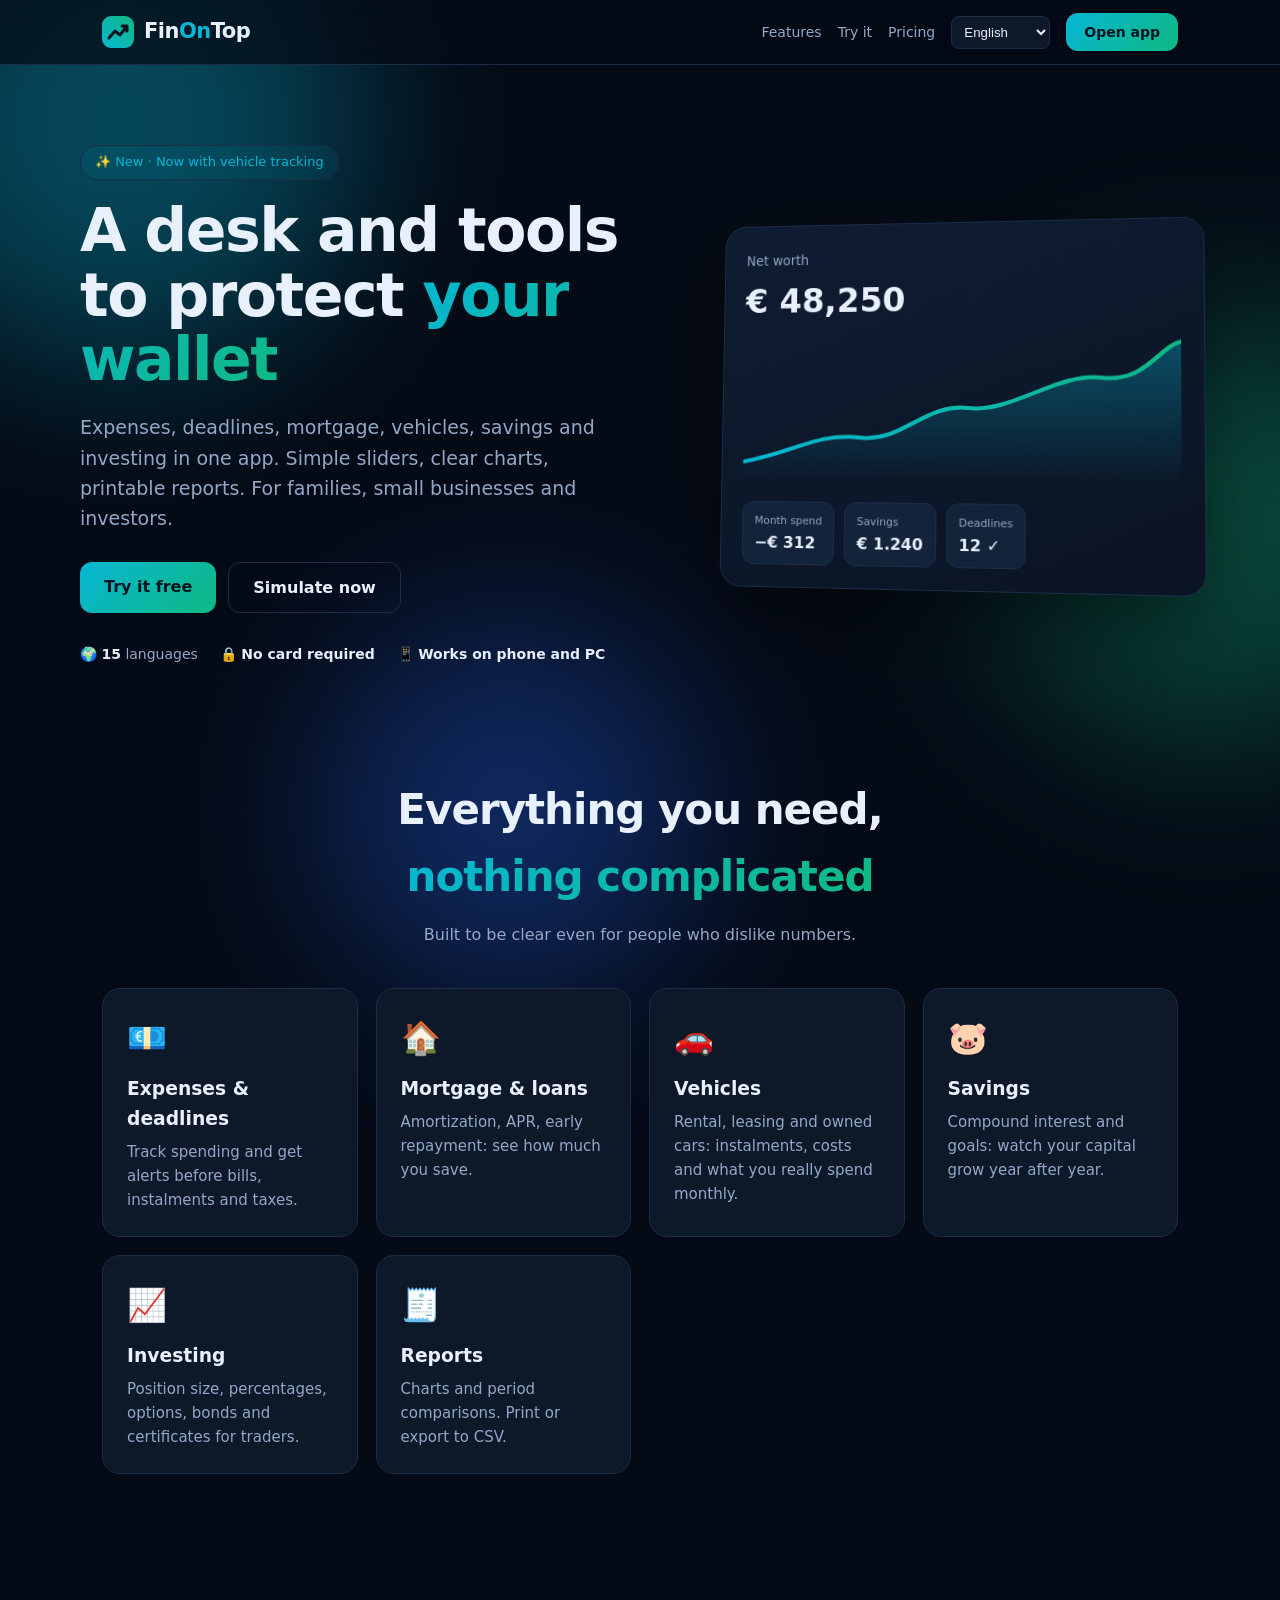
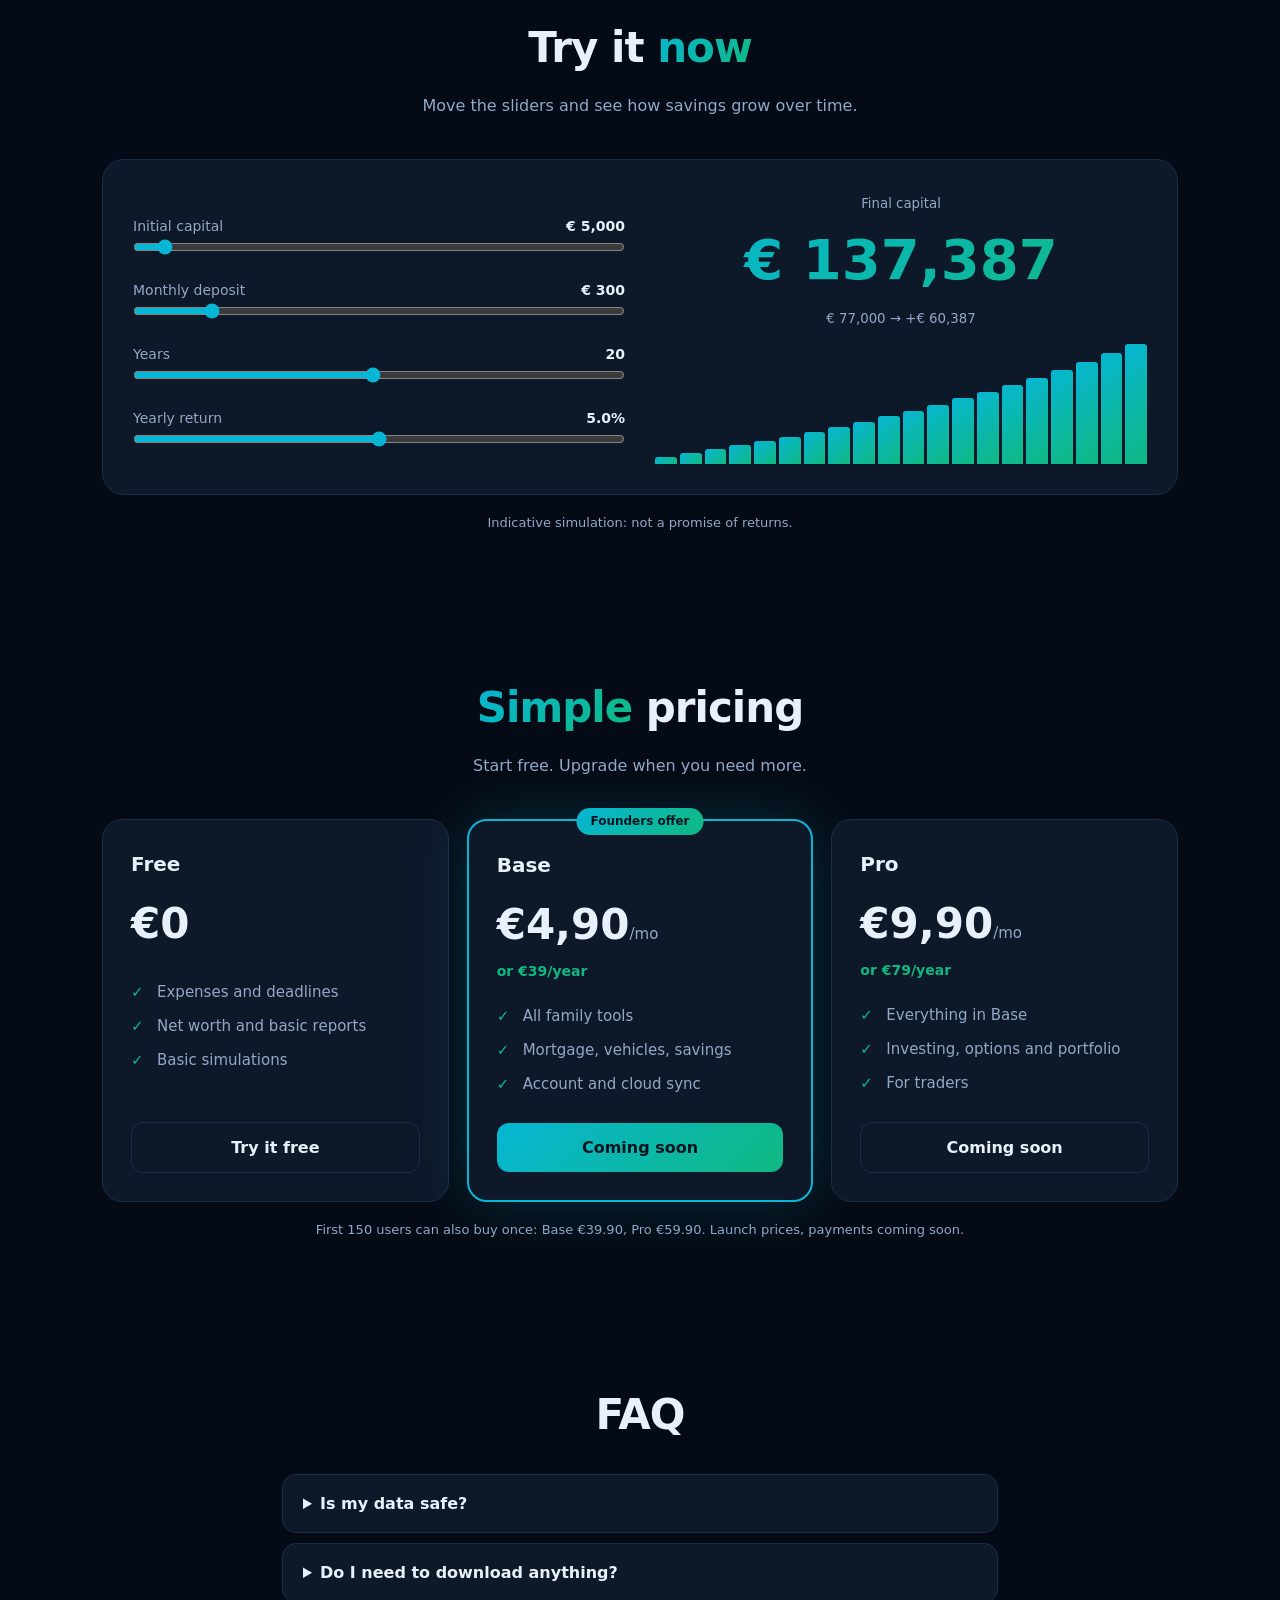
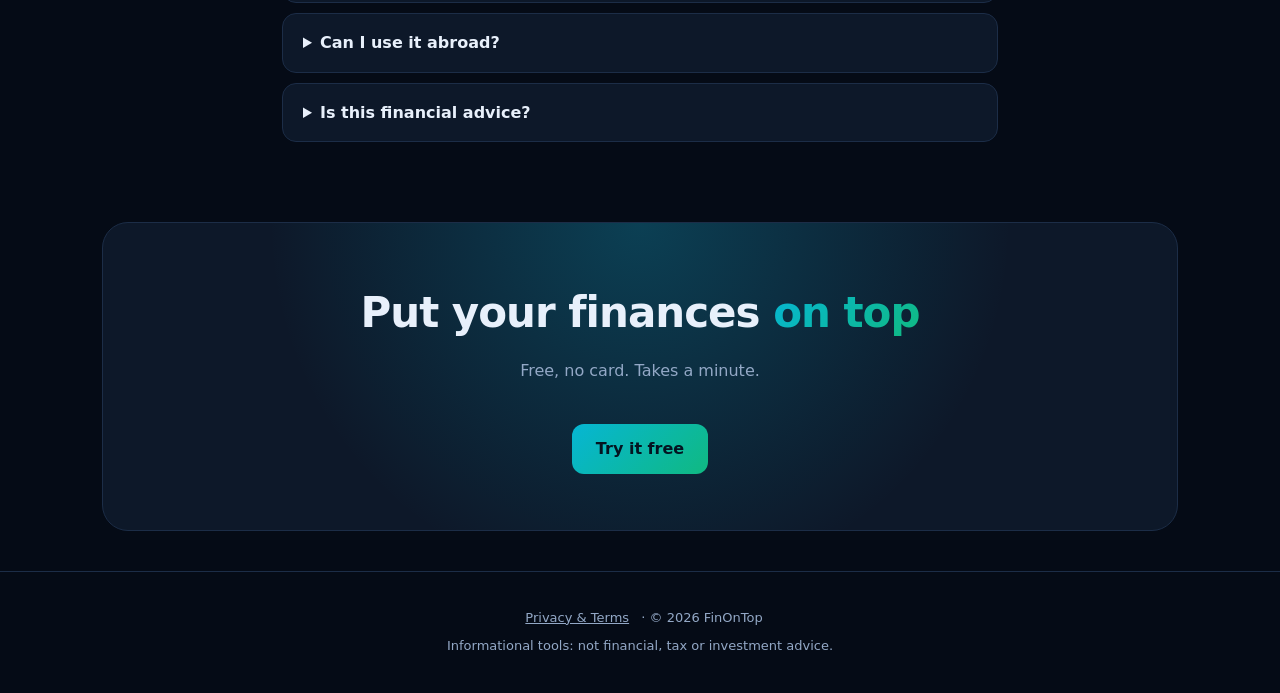
<file: index.html>
<!doctype html>
<html lang="it"><head><meta charset="utf-8"><meta name="viewport" content="width=device-width,initial-scale=1">
<title>FinOnTop · Spese, mutuo, investimenti. Tutto sotto controllo.</title>
<meta name="description" content="FinOnTop: l'app per famiglie, piccole attività e investitori. Spese, scadenze, mutuo, veicoli, risparmio e investimenti con simulazioni e grafici. 15 lingue.">
<meta name="theme-color" content="#050b16"><link rel="canonical" href="https://finontop.com/"><meta property="og:type" content="website"><meta property="og:title" content="FinOnTop: spese, mutuo, investimenti"><meta property="og:description" content="Scrivania e strumenti a protezione del tuo portafoglio. 15 lingue."><meta property="og:url" content="https://finontop.com/"><meta property="og:image" content="https://finontop.com/icon-512.png"><link rel="icon" type="image/png" sizes="192x192" href="icon-192.png"><link rel="icon" type="image/png" sizes="512x512" href="icon-512.png"><link rel="apple-touch-icon" href="apple-touch-icon.png">
<link rel="icon" href="data:image/svg+xml,%3Csvg xmlns=%27http://www.w3.org/2000/svg%27 viewBox=%270 0 32 32%27%3E%3Cdefs%3E%3ClinearGradient id=%27g%27 x1=%270%27 y1=%271%27 x2=%271%27 y2=%270%27%3E%3Cstop offset=%270%27 stop-color=%27%2306b6d4%27/%3E%3Cstop offset=%271%27 stop-color=%27%2310b981%27/%3E%3C/linearGradient%3E%3C/defs%3E%3Crect width=%2732%27 height=%2732%27 rx=%279%27 fill=%27url(%23g)%27/%3E%3Cpath d=%27M7 22l6-7 5 4 7-9M20 10h5v5%27 stroke=%27%23041421%27 stroke-width=%273%27 fill=%27none%27 stroke-linecap=%27round%27 stroke-linejoin=%27round%27/%3E%3C/svg%3E">
<style>
*{box-sizing:border-box;margin:0}html{scroll-behavior:smooth}
:root{--bg:#050b16;--card:#0d1829;--line:#1c2d47;--ink:#e8f0fb;--mut:#93a8c6;--c1:#06b6d4;--c2:#10b981;--grad:linear-gradient(135deg,#06b6d4,#10b981)}
body{font:16px/1.6 system-ui,-apple-system,Segoe UI,Roboto,sans-serif;background:var(--bg);color:var(--ink);overflow-x:hidden}
a{color:inherit;text-decoration:none}
.orb{position:fixed;border-radius:50%;filter:blur(90px);opacity:.35;z-index:-1;animation:fl 14s ease-in-out infinite alternate}
.o1{width:480px;height:480px;background:#06b6d4;top:-120px;left:-120px}.o2{width:420px;height:420px;background:#10b981;top:35%;right:-140px;animation-delay:-5s}.o3{width:380px;height:380px;background:#2563eb;bottom:-100px;left:25%;animation-delay:-9s}
@keyframes fl{to{transform:translate(60px,50px) scale(1.15)}}
.w{max-width:1120px;margin:0 auto;padding:0 22px}
nav{position:sticky;top:0;z-index:10;backdrop-filter:blur(14px);background:rgba(5,11,22,.7);border-bottom:1px solid var(--line)}
nav .w{display:flex;align-items:center;gap:16px;height:64px}
.logo{display:flex;align-items:center;gap:10px;font-weight:800;font-size:21px;letter-spacing:-.5px}.logo em{font-style:normal;color:var(--c1)}
.sp{flex:1}
nav a.l{color:var(--mut);font-size:14px}nav a.l:hover{color:#fff}
select{background:var(--card);color:var(--ink);border:1px solid var(--line);border-radius:8px;padding:7px 8px}
.btn{display:inline-block;padding:12px 24px;border-radius:12px;font-weight:700;background:var(--grad);color:#041421;border:0;cursor:pointer;font-size:16px;transition:transform .2s,box-shadow .2s}
.btn:hover{transform:translateY(-2px);box-shadow:0 10px 30px rgba(6,182,212,.35)}
.btn.g{background:transparent;color:var(--ink);border:1px solid var(--line)}.btn.g:hover{box-shadow:none;border-color:var(--c1)}
.hero{padding:80px 0 40px;display:grid;grid-template-columns:1.1fr .9fr;gap:40px;align-items:center}
.pill{display:inline-block;padding:6px 14px;border:1px solid var(--line);border-radius:99px;color:var(--c1);font-size:13px;background:rgba(6,182,212,.08);margin-bottom:18px}
h1{font-size:clamp(34px,5.4vw,60px);line-height:1.08;letter-spacing:-1.5px;font-weight:800}
h1 span,h2 span{background:var(--grad);-webkit-background-clip:text;background-clip:text;color:transparent}
.hero p.s{color:var(--mut);font-size:19px;margin:20px 0 28px;max-width:540px}
.cta{display:flex;gap:12px;flex-wrap:wrap}
.trust{display:flex;gap:22px;margin-top:30px;color:var(--mut);font-size:14px;flex-wrap:wrap}.trust b{color:var(--ink)}
.dash{background:linear-gradient(160deg,#0f1c31,#0a1424);border:1px solid var(--line);border-radius:22px;padding:22px;box-shadow:0 30px 80px rgba(0,0,0,.5);transform:perspective(1000px) rotateY(-7deg) rotateX(3deg);animation:bob 6s ease-in-out infinite alternate}
@keyframes bob{to{transform:perspective(1000px) rotateY(-3deg) rotateX(1deg) translateY(-8px)}}
.dash small{color:var(--mut)}.dash .big{font-size:34px;font-weight:800;margin:2px 0 8px}
.dash svg{width:100%;height:150px}
.path{stroke-dasharray:700;stroke-dashoffset:700;animation:dr 2.4s .4s forwards ease-out}@keyframes dr{to{stroke-dashoffset:0}}
.chips{display:flex;gap:10px;margin-top:12px;flex-wrap:wrap}.chip{background:#12233a;border:1px solid var(--line);border-radius:12px;padding:8px 12px;font-size:13px}.chip b{display:block;font-size:16px}
section{padding:70px 0}
h2{font-size:clamp(28px,4vw,42px);letter-spacing:-1px;text-align:center;font-weight:800}
.sub{text-align:center;color:var(--mut);max-width:620px;margin:12px auto 40px}
.grid{display:grid;grid-template-columns:repeat(auto-fit,minmax(240px,1fr));gap:18px}
.card{background:var(--card);border:1px solid var(--line);border-radius:18px;padding:24px;transition:transform .25s,border-color .25s}
.card:hover{transform:translateY(-6px);border-color:var(--c1)}
.card .i{font-size:32px;margin-bottom:10px}.card h3{margin-bottom:6px}.card p{color:var(--mut);font-size:15px}
.calc{display:grid;grid-template-columns:1fr 1fr;gap:30px;background:var(--card);border:1px solid var(--line);border-radius:22px;padding:30px;align-items:center}
.calc label{display:flex;justify-content:space-between;color:var(--mut);font-size:14px;margin-top:16px}.calc label b{color:var(--ink)}
input[type=range]{width:100%;accent-color:#06b6d4}
.out{text-align:center}.out .n{font-size:clamp(36px,6vw,56px);font-weight:800;background:var(--grad);-webkit-background-clip:text;background-clip:text;color:transparent}
.bars{display:flex;align-items:flex-end;gap:3px;height:120px;margin-top:14px}.bars i{flex:1;background:var(--grad);border-radius:3px 3px 0 0;min-height:2px;transition:height .3s}
.bars i.d{background:#294468}
.price{display:grid;grid-template-columns:repeat(auto-fit,minmax(260px,1fr));gap:18px;align-items:stretch}
.pl{background:var(--card);border:1px solid var(--line);border-radius:20px;padding:28px;display:flex;flex-direction:column;position:relative}
.pl.hot{border:2px solid var(--c1);box-shadow:0 0 60px rgba(6,182,212,.2)}
.pl .tag{position:absolute;top:-13px;left:50%;transform:translateX(-50%);background:var(--grad);color:#041421;font-weight:800;font-size:12px;padding:4px 14px;border-radius:99px;white-space:nowrap}
.pl h3{font-size:20px}.pl .pr{font-size:42px;font-weight:800;margin:10px 0 2px}.pl .pr small{font-size:15px;color:var(--mut);font-weight:400}
.pl ul{list-style:none;padding:0;margin:16px 0 22px;flex:1}.pl li{padding:5px 0 5px 26px;position:relative;color:var(--mut);font-size:15px}.pl li:before{content:"✓";position:absolute;left:0;color:var(--c2);font-weight:800}
.yr{color:var(--c2);font-size:14px;font-weight:600}.pl .btn{text-align:center}.note{text-align:center;color:var(--mut);font-size:13px;margin-top:18px}
details{background:var(--card);border:1px solid var(--line);border-radius:14px;padding:16px 20px;margin-bottom:10px}summary{cursor:pointer;font-weight:600}details p{color:var(--mut);margin-top:10px}
.fin{text-align:center;background:var(--card);border:1px solid var(--line);border-radius:26px;padding:56px 24px;background-image:radial-gradient(circle at 50% 0,rgba(6,182,212,.25),transparent 60%)}
footer{padding:36px 0;color:var(--mut);font-size:13px;text-align:center;border-top:1px solid var(--line);margin-top:40px}footer a{margin:0 8px;text-decoration:underline}
.rv{opacity:0;transform:translateY(28px);transition:all .7s}.rv.on{opacity:1;transform:none}
@media(max-width:820px){.hero,.calc{grid-template-columns:1fr}.dash{transform:none;animation:none}nav a.l{display:none}.hero{padding-top:40px}}
@media(prefers-reduced-motion:reduce){*{animation:none!important;transition:none!important}.path{stroke-dashoffset:0}.rv{opacity:1;transform:none}}
</style></head><body>
<div class="orb o1"></div><div class="orb o2"></div><div class="orb o3"></div>
<nav><div class="w"><a class="logo" href="#"><svg width="32" height="32" viewBox="0 0 32 32"><defs><linearGradient id="a" x1="0" y1="1" x2="1" y2="0"><stop offset="0" stop-color="#06b6d4"/><stop offset="1" stop-color="#10b981"/></linearGradient></defs><rect width="32" height="32" rx="9" fill="url(#a)"/><path d="M7 22l6-7 5 4 7-9M20 10h5v5" stroke="#041421" stroke-width="3" fill="none" stroke-linecap="round" stroke-linejoin="round"/></svg><span>Fin<em>On</em>Top</span></a>
<div class="sp"></div><a class="l" href="#f" data-i="n_f"></a><a class="l" href="#try" data-i="n_t"></a><a class="l" href="#p" data-i="n_p"></a>
<select id="lg" aria-label="Language"><option value="it">Italiano</option><option value="en">English</option><option value="es">Español</option><option value="de">Deutsch</option><option value="fr">Français</option><option value="pt">Português</option></select>
<a class="btn" href="app/" style="padding:8px 18px;font-size:14px" data-i="open"></a></div></nav>

<main>
<div class="w hero"><div>
<span class="pill" data-i="pill"></span>
<h1 data-h="h1"></h1><p class="s" data-i="sub"></p>
<div class="cta"><a class="btn" href="app/" data-i="cta1"></a><a class="btn g" href="#try" data-i="cta2"></a></div>
<div class="trust"><span>🌍 <b>15</b> <span data-i="t1"></span></span><span>🔒 <b data-i="t2"></b></span><span>📱 <b data-i="t3"></b></span></div></div>
<div class="dash"><small data-i="d1"></small><div class="big" id="dn">€ 0</div>
<svg viewBox="0 0 400 150" preserveAspectRatio="none"><defs><linearGradient id="fg" x1="0" y1="0" x2="0" y2="1"><stop offset="0" stop-color="#06b6d4" stop-opacity=".35"/><stop offset="1" stop-color="#06b6d4" stop-opacity="0"/></linearGradient></defs>
<path d="M0 130 C50 120 70 100 110 105 S170 70 210 75 S290 40 330 45 S380 15 400 10 V150 H0Z" fill="url(#fg)"/>
<path class="path" d="M0 130 C50 120 70 100 110 105 S170 70 210 75 S290 40 330 45 S380 15 400 10" fill="none" stroke="url(#a)" stroke-width="4" stroke-linecap="round"/></svg>
<div class="chips"><div class="chip"><small data-i="c1"></small><b>−€ 312</b></div><div class="chip"><small data-i="c2"></small><b>€ 1.240</b></div><div class="chip"><small data-i="c3"></small><b>12 ✓</b></div></div></div></div>

<section id="f"><div class="w"><h2 class="rv" data-h="fh"></h2><p class="sub rv" data-i="fs"></p>
<div class="grid">
<div class="card rv"><div class="i">💶</div><h3 data-i="f1"></h3><p data-i="f1d"></p></div>
<div class="card rv"><div class="i">🏠</div><h3 data-i="f2"></h3><p data-i="f2d"></p></div>
<div class="card rv"><div class="i">🚗</div><h3 data-i="f3"></h3><p data-i="f3d"></p></div>
<div class="card rv"><div class="i">🐷</div><h3 data-i="f4"></h3><p data-i="f4d"></p></div>
<div class="card rv"><div class="i">📈</div><h3 data-i="f5"></h3><p data-i="f5d"></p></div>
<div class="card rv"><div class="i">🧾</div><h3 data-i="f6"></h3><p data-i="f6d"></p></div></div></div></section>

<section id="try"><div class="w"><h2 class="rv" data-h="th"></h2><p class="sub rv" data-i="ts"></p>
<div class="calc rv"><div>
<label><span data-i="k5"></span><b id="v4"></b></label><input type="range" id="r4" min="0" max="100000" step="1000" value="5000">
<label><span data-i="k1"></span><b id="v1"></b></label><input type="range" id="r1" min="0" max="2000" step="50" value="300">
<label><span data-i="k2"></span><b id="v2"></b></label><input type="range" id="r2" min="1" max="40" value="20">
<label><span data-i="k3"></span><b id="v3"></b></label><input type="range" id="r3" min="0" max="10" step="0.5" value="5"></div>
<div class="out"><small style="color:var(--mut)" data-i="k4"></small><div class="n" id="res"></div><small style="color:var(--mut)" id="det"></small><div class="bars" id="bars"></div></div></div>
<p class="note" data-i="tn"></p></div></section>

<section id="p"><div class="w"><h2 class="rv" data-h="ph"></h2><p class="sub rv" data-i="ps"></p>
<div class="price">
<div class="pl rv"><h3>Free</h3><div class="pr">€0</div><ul><li data-i="a1"></li><li data-i="a2"></li><li data-i="a3"></li></ul><a class="btn g" href="app/" data-i="cta1"></a></div>
<div class="pl hot rv"><span class="tag" data-i="fnd"></span><h3>Base</h3><div class="pr">€4,90<small data-i="mo"></small></div><div class="yr" data-i="yr1"></div><ul><li data-i="b1"></li><li data-i="b2"></li><li data-i="b3"></li></ul><a class="btn" href="app/" data-i="soon"></a></div>
<div class="pl rv"><h3>Pro</h3><div class="pr">€9,90<small data-i="mo"></small></div><div class="yr" data-i="yr2"></div><ul><li data-i="c1x"></li><li data-i="c2x"></li><li data-i="c3x"></li></ul><a class="btn g" href="app/" data-i="soon"></a></div></div>
<p class="note" data-i="pn"></p></div></section>

<section><div class="w" style="max-width:760px"><h2 class="rv" data-i="qh"></h2><br>
<details class="rv"><summary data-i="q1"></summary><p data-i="a_1"></p></details>
<details class="rv"><summary data-i="q2"></summary><p data-i="a_2"></p></details>
<details class="rv"><summary data-i="q3"></summary><p data-i="a_3"></p></details>
<details class="rv"><summary data-i="q4"></summary><p data-i="a_4"></p></details></div></section>

<div class="w"><div class="fin rv"><h2 data-h="eh"></h2><p class="sub" data-i="es"></p><a class="btn" href="app/" data-i="cta1"></a></div></div>
</main>
<footer><div class="w"><a href="legal.html">Privacy &amp; Terms</a> · © 2026 FinOnTop<p style="margin-top:8px;max-width:640px;margin-inline:auto" data-i="disc"></p></div></footer>

<script>
const D={
it:{k5:'Capitale iniziale',open:'Apri l\'app',n_f:'Funzioni',n_t:'Prova',n_p:'Prezzi',pill:'✨ Nuovo · Ora con gestione veicoli',h1:'Scrivania e strumenti<br>a protezione del <span>tuo portafoglio</span>',sub:'Spese, scadenze, mutuo, veicoli, risparmio e investimenti in un\'unica app. Cursori semplici, grafici chiari, report da stampare. Per famiglie, piccole attività e investitori.',cta1:'Prova gratis',cta2:'Simula subito',t1:'lingue',t2:'Nessuna carta richiesta',t3:'Funziona su telefono e PC',d1:'Patrimonio netto',c1:'Spese mese',c2:'Risparmio',c3:'Scadenze',fh:'Tutto quello che serve,<br><span>niente di complicato</span>',fs:'Pensata per essere chiara anche a chi non ama i numeri.',f1:'Spese e scadenze',f1d:'Registra le spese, ricevi un avviso prima di bollette, rate e tasse.',f2:'Mutuo e prestiti',f2d:'Piano di ammortamento, TAN/TAEG, estinzione anticipata: scopri quanto risparmi.',f3:'Veicoli',f3d:'Noleggio, leasing e auto di proprietà: rate, costi e quanto spendi davvero ogni mese.',f4:'Risparmio',f4d:'Interesse composto e obiettivi: guarda crescere il tuo capitale anno dopo anno.',f5:'Investimenti',f5d:'Size, percentuali, opzioni, BTP e certificati per chi fa trading.',f6:'Report',f6d:'Grafici e confronti tra periodi. Stampa o esporta in CSV.',th:'Prova <span>subito</span>',ts:'Muovi i cursori e guarda come cresce un risparmio nel tempo.',k1:'Versamento mensile',k2:'Anni',k3:'Rendimento annuo',k4:'Capitale finale',tn:'Simulazione indicativa: non è una promessa di rendimento.',ph:'Prezzi <span>semplici</span>',ps:'Parti gratis. Passa a un piano quando ti serve di più.',a1:'Spese e scadenze',a2:'Patrimonio e report base',a3:'Simulazioni di base',fnd:'Offerta fondatori',mo:'/mese',b1:'Tutti gli strumenti per la famiglia',b2:'Mutuo, veicoli, risparmio',b3:'Account e sincronizzazione cloud',b4:'Anche investimenti per i primi 150',soon:'Disponibile a breve',c1x:'Tutto il piano Base',c2x:'Investimenti, opzioni e portafoglio',c3x:'Per chi fa trading',pn:'Per i primi 150 utenti anche acquisto una tantum a €39,90. Prezzi di lancio, pagamenti in arrivo.',qh:'Domande frequenti',q1:'I miei dati sono al sicuro?',a_1:'I dati restano nel tuo browser. Se crei un account vengono sincronizzati su server europei (Francoforte).',q2:'Serve scaricare qualcosa?',a_2:'No. Funziona dal browser e puoi aggiungerla alla schermata Home come un\'app.',q3:'Posso usarla all\'estero?',a_3:'Sì: 15 lingue e 10 valute.',q4:'È una consulenza finanziaria?',a_4:'No. Sono strumenti di simulazione a scopo informativo.',eh:'Metti le tue finanze <span>sopra</span>',es:'Gratis, senza carta. Ci metti un minuto.',disc:'Strumenti informativi: non costituiscono consulenza finanziaria, fiscale o di investimento.'},
en:{k5:'Initial capital',open:'Open app',n_f:'Features',n_t:'Try it',n_p:'Pricing',pill:'✨ New · Now with vehicle tracking',h1:'A desk and tools<br>to protect <span>your wallet</span>',sub:'Expenses, deadlines, mortgage, vehicles, savings and investing in one app. Simple sliders, clear charts, printable reports. For families, small businesses and investors.',cta1:'Try it free',cta2:'Simulate now',t1:'languages',t2:'No card required',t3:'Works on phone and PC',d1:'Net worth',c1:'Month spend',c2:'Savings',c3:'Deadlines',fh:'Everything you need,<br><span>nothing complicated</span>',fs:'Built to be clear even for people who dislike numbers.',f1:'Expenses & deadlines',f1d:'Track spending and get alerts before bills, instalments and taxes.',f2:'Mortgage & loans',f2d:'Amortization, APR, early repayment: see how much you save.',f3:'Vehicles',f3d:'Rental, leasing and owned cars: instalments, costs and what you really spend monthly.',f4:'Savings',f4d:'Compound interest and goals: watch your capital grow year after year.',f5:'Investing',f5d:'Position size, percentages, options, bonds and certificates for traders.',f6:'Reports',f6d:'Charts and period comparisons. Print or export to CSV.',th:'Try it <span>now</span>',ts:'Move the sliders and see how savings grow over time.',k1:'Monthly deposit',k2:'Years',k3:'Yearly return',k4:'Final capital',tn:'Indicative simulation: not a promise of returns.',ph:'<span>Simple</span> pricing',ps:'Start free. Upgrade when you need more.',a1:'Expenses and deadlines',a2:'Net worth and basic reports',a3:'Basic simulations',fnd:'Founders offer',mo:'/mo',b1:'All family tools',b2:'Mortgage, vehicles, savings',b3:'Account and cloud sync',b4:'Investing tools too for the first 150',soon:'Coming soon',c1x:'Everything in Base',c2x:'Investing, options and portfolio',c3x:'For traders',pn:'First 150 users can also buy once for €39.90. Launch prices, payments coming soon.',qh:'FAQ',q1:'Is my data safe?',a_1:'Data stays in your browser. If you create an account it syncs to EU servers (Frankfurt).',q2:'Do I need to download anything?',a_2:'No. It runs in the browser and you can add it to your Home screen like an app.',q3:'Can I use it abroad?',a_3:'Yes: 15 languages and 10 currencies.',q4:'Is this financial advice?',a_4:'No. These are simulation tools for information only.',eh:'Put your finances <span>on top</span>',es:'Free, no card. Takes a minute.',disc:'Informational tools: not financial, tax or investment advice.'},
es:{k5:'Capital inicial',open:'Abrir app',n_f:'Funciones',n_t:'Probar',n_p:'Precios',pill:'✨ Nuevo · Ahora con vehículos',h1:'Escritorio y herramientas<br>para proteger <span>tu cartera</span>',sub:'Gastos, vencimientos, hipoteca, vehículos, ahorro e inversión en una sola app. Controles simples, gráficos claros e informes imprimibles.',cta1:'Probar gratis',cta2:'Simular ahora',t1:'idiomas',t2:'Sin tarjeta',t3:'En móvil y PC',d1:'Patrimonio neto',c1:'Gasto mes',c2:'Ahorro',c3:'Vencimientos',fh:'Todo lo necesario,<br><span>nada complicado</span>',fs:'Clara incluso para quien no ama los números.',f1:'Gastos y vencimientos',f1d:'Registra gastos y recibe avisos antes de recibos y cuotas.',f2:'Hipoteca y préstamos',f2d:'Amortización, TAE y amortización anticipada.',f3:'Vehículos',f3d:'Renting, leasing y coches propios: cuotas y costes reales.',f4:'Ahorro',f4d:'Interés compuesto y objetivos.',f5:'Inversión',f5d:'Tamaño de posición, opciones, bonos y certificados.',f6:'Informes',f6d:'Gráficos y comparativas. Imprime o exporta CSV.',th:'Pruébalo <span>ya</span>',ts:'Mueve los controles y mira crecer tu ahorro.',k1:'Aportación mensual',k2:'Años',k3:'Rentabilidad anual',k4:'Capital final',tn:'Simulación orientativa: no garantiza rentabilidad.',ph:'Precios <span>simples</span>',ps:'Empieza gratis.',a1:'Gastos y vencimientos',a2:'Patrimonio e informes básicos',a3:'Simulaciones básicas',fnd:'Oferta fundadores',mo:'/mes',b1:'Todas las herramientas familiares',b2:'Hipoteca, vehículos, ahorro',b3:'Cuenta y sincronización',b4:'Inversión incluida para los primeros 150',soon:'Próximamente',c1x:'Todo lo de Base',c2x:'Inversión, opciones y cartera',c3x:'Para traders',pn:'Los primeros 150 también pueden pagar una vez 39,90 €. Precios de lanzamiento.',qh:'Preguntas frecuentes',q1:'¿Están seguros mis datos?',a_1:'Se guardan en tu navegador; con cuenta se sincronizan en servidores de la UE.',q2:'¿Hay que descargar algo?',a_2:'No, funciona en el navegador.',q3:'¿Puedo usarla en el extranjero?',a_3:'Sí: 15 idiomas y 10 divisas.',q4:'¿Es asesoramiento financiero?',a_4:'No, son herramientas informativas.',eh:'Pon tus finanzas <span>al día</span>',es:'Gratis, sin tarjeta.',disc:'Herramientas informativas: no son asesoramiento financiero, fiscal o de inversión.'},
de:{k5:'Startkapital',open:'App öffnen',n_f:'Funktionen',n_t:'Testen',n_p:'Preise',pill:'✨ Neu · Jetzt mit Fahrzeugen',h1:'Schreibtisch und Werkzeuge<br>zum Schutz <span>deines Geldbeutels</span>',sub:'Ausgaben, Fristen, Hypothek, Fahrzeuge, Sparen und Investieren in einer App. Einfache Regler, klare Diagramme, druckbare Berichte.',cta1:'Gratis testen',cta2:'Jetzt simulieren',t1:'Sprachen',t2:'Keine Karte nötig',t3:'Handy und PC',d1:'Nettovermögen',c1:'Ausgaben Monat',c2:'Sparen',c3:'Fristen',fh:'Alles Nötige,<br><span>nichts Kompliziertes</span>',fs:'Auch für alle, die Zahlen nicht mögen.',f1:'Ausgaben & Fristen',f1d:'Ausgaben erfassen und rechtzeitig erinnert werden.',f2:'Hypothek & Kredite',f2d:'Tilgungsplan, Effektivzins, Sondertilgung.',f3:'Fahrzeuge',f3d:'Miete, Leasing und eigene Autos: Raten und echte Kosten.',f4:'Sparen',f4d:'Zinseszins und Sparziele.',f5:'Investieren',f5d:'Positionsgröße, Optionen, Anleihen, Zertifikate.',f6:'Berichte',f6d:'Diagramme und Vergleiche. Drucken oder CSV.',th:'Jetzt <span>ausprobieren</span>',ts:'Regler bewegen und Sparwachstum sehen.',k1:'Monatliche Einzahlung',k2:'Jahre',k3:'Jahresrendite',k4:'Endkapital',tn:'Unverbindliche Simulation, keine Renditezusage.',ph:'<span>Einfache</span> Preise',ps:'Kostenlos starten.',a1:'Ausgaben und Fristen',a2:'Vermögen und Basisberichte',a3:'Basis-Simulationen',fnd:'Gründerangebot',mo:'/Monat',b1:'Alle Familien-Tools',b2:'Hypothek, Fahrzeuge, Sparen',b3:'Konto und Cloud-Sync',b4:'Investment-Tools für die ersten 150',soon:'Demnächst',c1x:'Alles aus Base',c2x:'Investieren, Optionen, Portfolio',c3x:'Für Trader',pn:'Die ersten 150 können auch einmalig 39,90 € zahlen. Einführungspreise.',qh:'FAQ',q1:'Sind meine Daten sicher?',a_1:'Daten bleiben im Browser; mit Konto Sync auf EU-Servern.',q2:'Muss ich etwas installieren?',a_2:'Nein, läuft im Browser.',q3:'Auch im Ausland nutzbar?',a_3:'Ja: 15 Sprachen, 10 Währungen.',q4:'Ist das Anlageberatung?',a_4:'Nein, nur Informations-Tools.',eh:'Bring deine Finanzen <span>in Ordnung</span>',es:'Gratis, ohne Karte.',disc:'Informations-Tools: keine Finanz-, Steuer- oder Anlageberatung.'},
fr:{k5:'Capital initial',open:'Ouvrir l\'app',n_f:'Fonctions',n_t:'Essayer',n_p:'Tarifs',pill:'✨ Nouveau · Désormais avec véhicules',h1:'Un bureau et des outils<br>pour protéger <span>votre portefeuille</span>',sub:'Dépenses, échéances, crédit, véhicules, épargne et investissement dans une seule app. Curseurs simples, graphiques clairs, rapports imprimables.',cta1:'Essai gratuit',cta2:'Simuler',t1:'langues',t2:'Sans carte',t3:'Mobile et PC',d1:'Patrimoine net',c1:'Dépenses mois',c2:'Épargne',c3:'Échéances',fh:'Tout le nécessaire,<br><span>rien de compliqué</span>',fs:'Claire même pour ceux qui n\'aiment pas les chiffres.',f1:'Dépenses et échéances',f1d:'Suivez vos dépenses et soyez alerté avant les échéances.',f2:'Crédit immobilier',f2d:'Amortissement, TAEG, remboursement anticipé.',f3:'Véhicules',f3d:'Location, leasing et voitures: mensualités et coûts réels.',f4:'Épargne',f4d:'Intérêts composés et objectifs.',f5:'Investissement',f5d:'Taille de position, options, obligations, certificats.',f6:'Rapports',f6d:'Graphiques et comparaisons. Imprimer ou CSV.',th:'Essayez <span>maintenant</span>',ts:'Bougez les curseurs et voyez l\'épargne croître.',k1:'Versement mensuel',k2:'Années',k3:'Rendement annuel',k4:'Capital final',tn:'Simulation indicative, sans promesse de rendement.',ph:'Tarifs <span>simples</span>',ps:'Commencez gratuitement.',a1:'Dépenses et échéances',a2:'Patrimoine et rapports de base',a3:'Simulations de base',fnd:'Offre fondateurs',mo:'/mois',b1:'Tous les outils famille',b2:'Crédit, véhicules, épargne',b3:'Compte et synchronisation',b4:'Investissement inclus pour les 150 premiers',soon:'Bientôt',c1x:'Tout Base',c2x:'Investissement, options, portefeuille',c3x:'Pour traders',pn:'Les 150 premiers peuvent aussi payer une fois 39,90 €. Tarifs de lancement.',qh:'FAQ',q1:'Mes données sont-elles sûres ?',a_1:'Elles restent dans votre navigateur; avec compte, synchro sur serveurs UE.',q2:'Faut-il installer quelque chose ?',a_2:'Non, dans le navigateur.',q3:'Utilisable à l\'étranger ?',a_3:'Oui: 15 langues, 10 devises.',q4:'Est-ce un conseil financier ?',a_4:'Non, outils informatifs.',eh:'Gardez vos finances <span>au top</span>',es:'Gratuit, sans carte.',disc:'Outils informatifs: pas de conseil financier, fiscal ou d\'investissement.'},
pt:{k5:'Capital inicial',open:'Abrir app',n_f:'Funções',n_t:'Testar',n_p:'Preços',pill:'✨ Novo · Agora com veículos',h1:'Secretária e ferramentas<br>para proteger <span>a sua carteira</span>',sub:'Despesas, prazos, financiamento, veículos, poupança e investimentos num só app. Controles simples, gráficos claros e relatórios para imprimir.',cta1:'Testar grátis',cta2:'Simular agora',t1:'idiomas',t2:'Sem cartão',t3:'Celular e PC',d1:'Patrimônio líquido',c1:'Gasto do mês',c2:'Poupança',c3:'Prazos',fh:'Tudo o que precisa,<br><span>nada complicado</span>',fs:'Clara até para quem não gosta de números.',f1:'Despesas e prazos',f1d:'Registre gastos e receba avisos antes dos vencimentos.',f2:'Financiamento',f2d:'Amortização, CET e amortização antecipada.',f3:'Veículos',f3d:'Aluguel, leasing e carros próprios: parcelas e custos reais.',f4:'Poupança',f4d:'Juros compostos e metas.',f5:'Investimentos',f5d:'Tamanho de posição, opções, títulos e certificados.',f6:'Relatórios',f6d:'Gráficos e comparações. Imprima ou CSV.',th:'Experimente <span>agora</span>',ts:'Mova os controles e veja a poupança crescer.',k1:'Aporte mensal',k2:'Anos',k3:'Rendimento anual',k4:'Capital final',tn:'Simulação indicativa, sem promessa de retorno.',ph:'Preços <span>simples</span>',ps:'Comece grátis.',a1:'Despesas e prazos',a2:'Patrimônio e relatórios básicos',a3:'Simulações básicas',fnd:'Oferta fundadores',mo:'/mês',b1:'Todas as ferramentas da família',b2:'Financiamento, veículos, poupança',b3:'Conta e sincronização',b4:'Investimentos para os primeiros 150',soon:'Em breve',c1x:'Tudo do Base',c2x:'Investimentos, opções e carteira',c3x:'Para traders',pn:'Os primeiros 150 também podem pagar uma vez €39,90. Preços de lançamento.',qh:'Perguntas frequentes',q1:'Meus dados estão seguros?',a_1:'Ficam no navegador; com conta, sincronizam em servidores da UE.',q2:'Preciso baixar algo?',a_2:'Não, funciona no navegador.',q3:'Posso usar no exterior?',a_3:'Sim: 15 idiomas e 10 moedas.',q4:'Isto é consultoria financeira?',a_4:'Não, são ferramentas informativas.',eh:'Coloque suas finanças <span>em dia</span>',es:'Grátis, sem cartão.',disc:'Ferramentas informativas: não são consultoria financeira, fiscal ou de investimento.'}};
const P={it:['o €39/anno','o €79/anno','Per i primi 150 utenti anche acquisto una tantum: Base €39,90, Pro €59,90. Prezzi di lancio, pagamenti in arrivo.'],
en:['or €39/year','or €79/year','First 150 users can also buy once: Base €39.90, Pro €59.90. Launch prices, payments coming soon.'],
es:['o 39 €/año','o 79 €/año','Los primeros 150 también pueden pagar una vez: Base 39,90 €, Pro 59,90 €. Precios de lanzamiento.'],
de:['oder 39 €/Jahr','oder 79 €/Jahr','Die ersten 150 können auch einmalig zahlen: Base 39,90 €, Pro 59,90 €. Einführungspreise.'],
fr:['ou 39 €/an','ou 79 €/an','Les 150 premiers peuvent aussi payer une fois: Base 39,90 €, Pro 59,90 €. Tarifs de lancement.'],
pt:['ou €39/ano','ou €79/ano','Os primeiros 150 também podem pagar uma vez: Base €39,90, Pro €59,90. Preços de lançamento.']};
for(const l in P)Object.assign(D[l],{yr1:P[l][0],yr2:P[l][1],pn:P[l][2]});
const $=id=>document.getElementById(id);
let lang='it';
try{const s=JSON.parse(localStorage.getItem('app:v1')||'{}');if(D[s.lang])lang=s.lang;else if(D[(navigator.language||'').slice(0,2)])lang=navigator.language.slice(0,2)}catch(e){}
const fmt=n=>'€ '+Math.round(n).toLocaleString(lang);
function setLang(l){lang=l;$('lg').value=l;document.documentElement.lang=l;const d=D[l];
document.querySelectorAll('[data-i]').forEach(e=>{const v=d[e.dataset.i];if(v!=null)e.textContent=v});
document.querySelectorAll('[data-h]').forEach(e=>e.innerHTML=d[e.dataset.h]);
try{const s=JSON.parse(localStorage.getItem('app:v1')||'{}');s.lang=l;localStorage.setItem('app:v1',JSON.stringify(s))}catch(e){}
calc()}
$('lg').onchange=e=>setLang(e.target.value);
function calc(){const m=+$('r1').value,y=+$('r2').value,r=+$('r3').value/100/12;const c0=+$('r4').value;let c=c0,tot=c0;const b=[];
for(let i=1;i<=y*12;i++){c=(c+m)*(1+r);tot+=m;if(i%12===0)b.push([c,tot])}
$('v4').textContent=fmt(c0);$('v1').textContent=fmt(m);$('v2').textContent=y;$('v3').textContent=(r*1200).toFixed(1)+'%';
$('res').textContent=fmt(c);$('det').textContent=fmt(tot)+' → +'+fmt(c-tot);
const mx=Math.max(...b.map(x=>x[0]),1);$('bars').innerHTML=b.map(x=>`<i style="height:${x[0]/mx*100}%"></i>`).join('')}
['r1','r2','r3','r4'].forEach(i=>$(i).oninput=calc);
let n=0;const tgt=48250,iv=setInterval(()=>{n+=tgt/45;if(n>=tgt){n=tgt;clearInterval(iv)}$('dn').textContent=fmt(n)},30);
const io=new IntersectionObserver(es=>es.forEach(e=>{if(e.isIntersecting){e.target.classList.add('on');io.unobserve(e.target)}}),{threshold:.12});
document.querySelectorAll('.rv').forEach(e=>io.observe(e));
setLang(lang);
const h=location.hash;if(/access_token|type=recovery|error_description/.test(h)||/^#\//.test(h))location.replace('app/'+h);
</script></body></html>
</file>
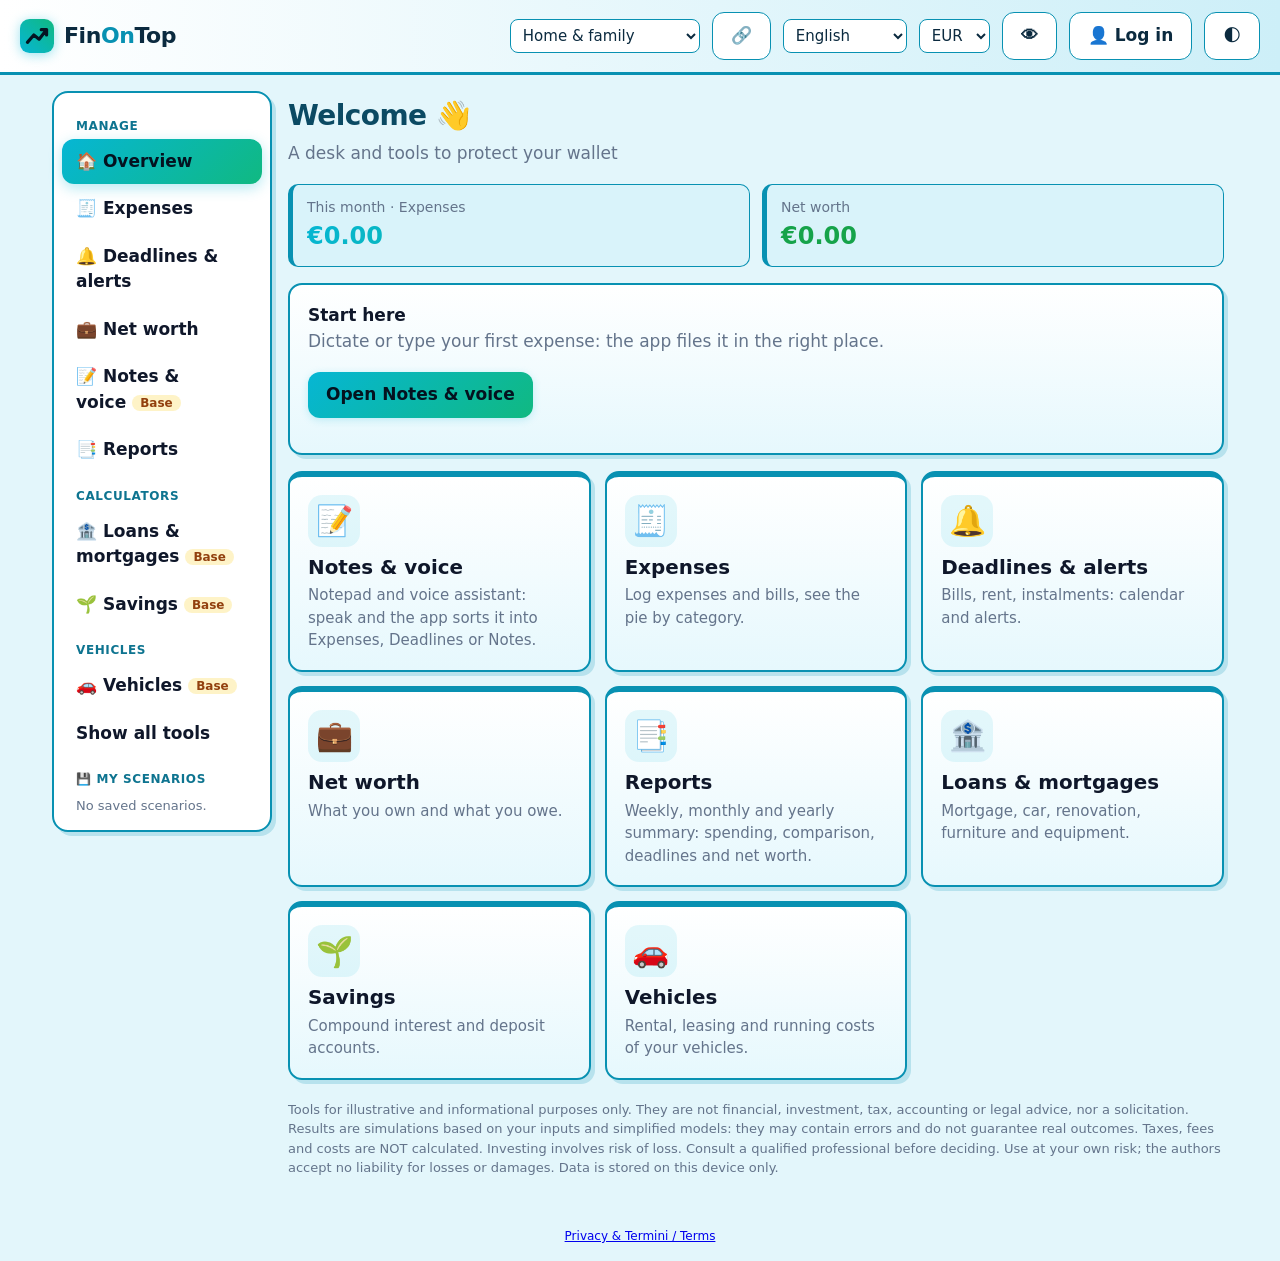
<file: app/index.html>
<!doctype html>
<html lang="it"><head><meta charset="utf-8"><meta name="viewport" content="width=device-width,initial-scale=1">
<title>FinOnTop</title><link rel="icon" href="data:image/svg+xml,%3Csvg xmlns=%27http://www.w3.org/2000/svg%27 viewBox=%270 0 32 32%27%3E%3Cdefs%3E%3ClinearGradient id=%27g%27 x1=%270%27 y1=%271%27 x2=%271%27 y2=%270%27%3E%3Cstop offset=%270%27 stop-color=%27%2306b6d4%27/%3E%3Cstop offset=%271%27 stop-color=%27%2310b981%27/%3E%3C/linearGradient%3E%3C/defs%3E%3Crect width=%2732%27 height=%2732%27 rx=%279%27 fill=%27url(%23g)%27/%3E%3Cpath d=%27M7 22l6-7 5 4 7-9M20 10h5v5%27 stroke=%27%23041421%27 stroke-width=%273%27 fill=%27none%27 stroke-linecap=%27round%27 stroke-linejoin=%27round%27/%3E%3C/svg%3E"><meta name="theme-color" content="#050b16"><link rel="manifest" href="manifest.webmanifest"><link rel="apple-touch-icon" href="apple-touch-icon.png"><meta name="apple-mobile-web-app-capable" content="yes"><meta name="mobile-web-app-capable" content="yes"><meta name="apple-mobile-web-app-title" content="FinOnTop"><link rel="stylesheet" href="../assets/app.css?v=20261022b"></head><body>
<header><a class="logo" href="#/home" id="logo"></a><div class="tick" aria-label="slogan"><span id="tk"></span></div>
<select id="hp" aria-label="Profilo"></select><button id="hj" class="alt">🔗</button><select id="hl" aria-label="Lingua"><option value="it">Italiano</option><option value="en">English</option><option value="es">Español</option><option value="de">Deutsch</option><option value="pl">Polski</option><option value="sv">Svenska</option><option value="nl">Nederlands</option><option value="fi">Suomi</option><option value="fr">Français</option><option value="pt">Português</option><option value="da">Dansk</option><option value="cs">Čeština</option><option value="ro">Română</option><option value="el">Ελληνικά</option><option value="hu">Magyar</option></select>
<select id="hc" aria-label="Valuta"></select><button id="hh" class="alt">👁</button><button id="ht" class="alt" aria-label="Tema">🌓</button></header>
<div class="layout"><nav id="nav"></nav><main id="main"></main></div>
<p style="text-align:center;font-size:12px;margin:16px"><a href="../legal.html">Privacy &amp; Termini / Terms</a></p>
<script src="../assets/config.js?v=20261022b"></script><script src="../assets/i18n.js?v=20261022b"></script><script src="../assets/i18n_es_de.js?v=20261022b"></script><script src="../assets/i18n_more.js?v=20261022b"></script><script src="../assets/i18n_more2.js?v=20261022b"></script><script src="../assets/i18n_pac.js?v=20261022b"></script><script src="../assets/i18n_port.js?v=20261022b"></script><script src="../assets/i18n_rep.js?v=20261022b"></script><script src="../assets/i18n_opt.js?v=20261022b"></script><script src="../assets/i18n_veh.js?v=20261022b"></script><script src="../assets/i18n_pay.js?v=20261023a"></script><script src="../assets/i18n_biz.js?v=20261023b"></script><script src="../assets/i18n_fleet.js?v=20261023c"></script><script src="../assets/i18n_ntf.js?v=20261023j"></script><script src="../assets/i18n_help.js?v=20261023f"></script><script src="../assets/core.js?v=20261022b"></script><script src="../assets/ui.js?v=g20261025c"></script><script src="../assets/modules.js?v=20261025c"></script><script src="../assets/business.js?v=20261025c"></script><script src="../assets/futures.js?v=20261025c"></script><script src="../assets/notes.js?v=20261025a"></script><script src="../assets/cloud.js?v=f20261022b"></script><script src="../assets/plans.js?v=20261022c"></script>
<script>
const ORDER = [['grp_base', ['home', 'spese', 'scadenze', 'patrimonio', 'appunti', 'report']], ['grp_calc', ['prestiti', 'risparmio']], ['grp_veh', ['veicoli', 'flotta']], ['grp_inv', ['invest', 'futures', 'portafoglio']], ['grp_biz', ['cassa', 'fido', 'pareggio']]];
const CURS = ['EUR', 'USD', 'GBP', 'CHF', 'JPY', 'CAD', 'AUD', 'BRL', 'SEK', 'PLN'];

function checkAlerts() {
  if (!('Notification' in window) || Notification.permission !== 'granted') return;
  const s = State.get(), today = todayISO();
  s.deadlines.forEach(x => {
    const d = daysUntil(x);
    if (d.days >= 0 && d.days <= x.alert && s.notified[x.id] !== today) {
      new Notification(APP_NAME + ' · ' + x.title, { body: Core.iso(d.date) + (x.amt ? ' · ' + fmt(x.amt) : '') });
      s.notified[x.id] = today; State.save();
    }
  });
  const n = new Date();
  if (n.getHours() >= 22 && s.notified.eve !== today) { new Notification(APP_NAME, { body: t('ntf_eve') }); s.notified.eve = today; State.save(); }
  (Array.isArray(s.veh) ? s.veh : []).forEach(v => ['ins', 'tax', 'rev', 'svc'].forEach(k => {
    if (!v[k]) return; const key = 'f' + v.id + k, dd = Math.round((new Date(v[k] + 'T00:00:00') - new Date(today + 'T00:00:00')) / 864e5);
    if (dd <= 30 && s.notified[key] !== today) { new Notification(APP_NAME + ' · ' + v.name, { body: t('fl_' + k) + ' · ' + v[k] }); s.notified[key] = today; State.save(); }
  }));
}

const SAVABLE = ['prestiti', 'risparmio', 'invest'];
let pendingScen = null, barObs = null;

function applyScen(sc) {
  const main = $('main');
  if (sc.tab) { const b = main.querySelector('[data-tab="' + sc.tab + '"]'); if (b && !b.classList.contains('on')) b.click(); }
  const els = [...main.querySelectorAll('select[id],input[type=number][id]')];
  [...els.filter(e => e.tagName === 'SELECT'), ...els.filter(e => e.tagName !== 'SELECT')].forEach(e => {
    if (!(e.id in sc.vals)) return;
    e.value = sc.vals[e.id]; e.dispatchEvent(new Event(e.tagName === 'SELECT' ? 'change' : 'input'));
  });
  if (sc.ty) { const b = main.querySelector('[data-ty="' + sc.ty + '"]'); if (b) b.click(); }
}

function saveScen(mod) {
  const main = $('main'), name = $('scn').value.trim().slice(0, 60);
  if (!name) { $('scn').focus(); return; }
  const vals = {};
  main.querySelectorAll('select[id],input[type=number][id]').forEach(e => { vals[e.id] = e.value; });
  const tb = main.querySelector('[data-tab].on'), ty = main.querySelector('[data-ty].on');
  const s = State.get(); (s.scen = s.scen || []).push({ id: uid(), name, mod, tab: tb ? tb.dataset.tab : '', ty: ty ? ty.dataset.ty : '', vals });
  State.save(); $('scm').textContent = t('sc_saved'); $('scn').value = ''; renderNav(mod);
}

function renderNav(cur) {
  const sc = State.get().scen || [];
  $('nav').innerHTML = ORDER.map(([g, ids]) => { const vis = ids.filter(i => i === cur || toolShown(i)); return vis.length ? `<small>${t(g)}</small>` + vis.map(i => `<a href="#/${i}" class="${i === cur ? 'on' : ''}">${Plan.can(i) ? Modules[i].icon : '🔒'} ${t(i)}${Plan.need(i) !== 'free' ? '<span class="tag">' + Plan.label(Plan.need(i)) + '</span>' : ''}</a>`).join('') : ''; }).join('') +
    `<a href="#" id="navall">${State.get().navAll ? t('nav_less') : t('nav_all')}</a>` +
    `<small>💾 ${t('sc_title')}</small>` + (sc.length ? sc.map(x => `<a href="#/${x.mod}" data-sc="${x.id}" class="sc">${esc(x.name)} <button class="alt scx" data-del="${x.id}" aria-label="${esc(t('sc_del'))}">✕</button></a>`).join('') : `<span class="scemp">${t('sc_empty')}</span>`);
  $('navall').onclick = e => { e.preventDefault(); const s = State.get(); s.navAll = !s.navAll; State.save(); route(); };
  $('nav').querySelectorAll('[data-sc]').forEach(a => a.onclick = e => {
    e.preventDefault();
    if (e.target.dataset.del) { const s = State.get(); s.scen = s.scen.filter(x => x.id !== e.target.dataset.del); State.save(); renderNav(cur); return; }
    pendingScen = sc.find(x => x.id === a.dataset.sc);
    if (location.hash === '#/' + pendingScen.mod) route(); else location.hash = '#/' + pendingScen.mod;
  });
}

function route() {
  const id = (location.hash.replace('#/', '') || 'home');
  const m = Modules[id] || Modules.home, cur = Modules[id] ? id : 'home';
  renderNav(cur); Cloud.ui();
  $('tk').textContent = t('tagline');
  const main = $('main');
  if (!Plan.can(cur)) { main.innerHTML = Plan.lockedView(cur) + `<p class="disc">${t('disc')}</p>`; return; }
  m.render(main);
  const addBar = () => {
    if (!SAVABLE.includes(cur) || $('scn')) return;
    main.insertAdjacentHTML('beforeend', `<div class="card noprint" id="scbar"><b>💾 ${t('sc_save')}</b><div class="row"><input type="text" id="scn" maxlength="60" placeholder="${esc(t('sc_name'))}"><button id="scb">${t('sc_save')}</button></div><p class="sub" id="scm"></p></div>`);
    $('scb').onclick = () => saveScen(cur);
  };
  if (barObs) barObs.disconnect();
  barObs = new MutationObserver(addBar); barObs.observe(main, { childList: true });
  addBar();
  if (!main.querySelector('.disc')) main.insertAdjacentHTML('beforeend', `<p class="disc">${t('disc')}</p>`);
  if (pendingScen && pendingScen.mod === cur) { const sc = pendingScen; pendingScen = null; applyScen(sc); }
}

$('logo').innerHTML = '<svg class="lg" viewBox="0 0 32 32" aria-hidden="true"><defs><linearGradient id="lgg" x1="0" y1="1" x2="1" y2="0"><stop offset="0" stop-color="#06b6d4"/><stop offset="1" stop-color="#10b981"/></linearGradient></defs><rect width="32" height="32" rx="9" fill="url(#lgg)"/><path d="M7 22l6-7 5 4 7-9M20 10h5v5" stroke="#041421" stroke-width="3" fill="none" stroke-linecap="round" stroke-linejoin="round"/></svg><span>' + APP_NAME.replace(/^(Fin)(On)(Top)$/, '$1<em>$2</em>$3') + '</span>';
$('hc').innerHTML = CURS.map(c => `<option>${c}</option>`).join('');
document.documentElement.dataset.theme = State.get().theme;
const applyHide = () => { const h = !!State.get().hide; document.documentElement.classList.toggle('hid', h); $('hh').textContent = h ? '🙈' : '👁'; $('hh').title = $('hh').ariaLabel = t('hide_n'); };
$('hh').onclick = () => { const s = State.get(); s.hide = !s.hide; State.save(); applyHide(); };
$('ht').onclick = () => { const s = State.get(); s.theme = s.theme === 'dark' ? 'light' : 'dark'; document.documentElement.dataset.theme = s.theme; State.save(); route(); };
$('hl').value = State.get().lang; $('hc').value = State.get().cur;
const fillP = () => { $('hp').innerHTML = ['casa', 'attivita', 'inv'].map(p => `<option value="${p}" ${State.get().profile === p ? 'selected' : ''}>${t('p_' + p)}</option>`).join(''); };
$('hp').onchange = e => { State.prof.set(e.target.value); route(); };
const fillU = () => { const a = !!State.get().all; $('hj').style.outline = a ? '2px solid #10b981' : ''; $('hj').title = $('hj').ariaLabel = t('all_tog'); };
$('hj').onclick = () => { State.prof.all(!State.get().all); fillU(); route(); };
$('hl').onchange = e => { State.get().lang = e.target.value; document.documentElement.lang = e.target.value; State.save(); fillP(); fillU(); route(); };
$('hc').onchange = e => { State.get().cur = e.target.value; State.save(); route(); };
document.documentElement.lang = State.get().lang;
addEventListener('hashchange', route);
Cloud.init(); applyHide(); fillP(); fillU(); route(); checkAlerts(); setInterval(checkAlerts, 3600000);
if ('serviceWorker' in navigator && location.protocol === 'https:') navigator.serviceWorker.register('sw.js').catch(() => { });
</script></body></html>
</file>
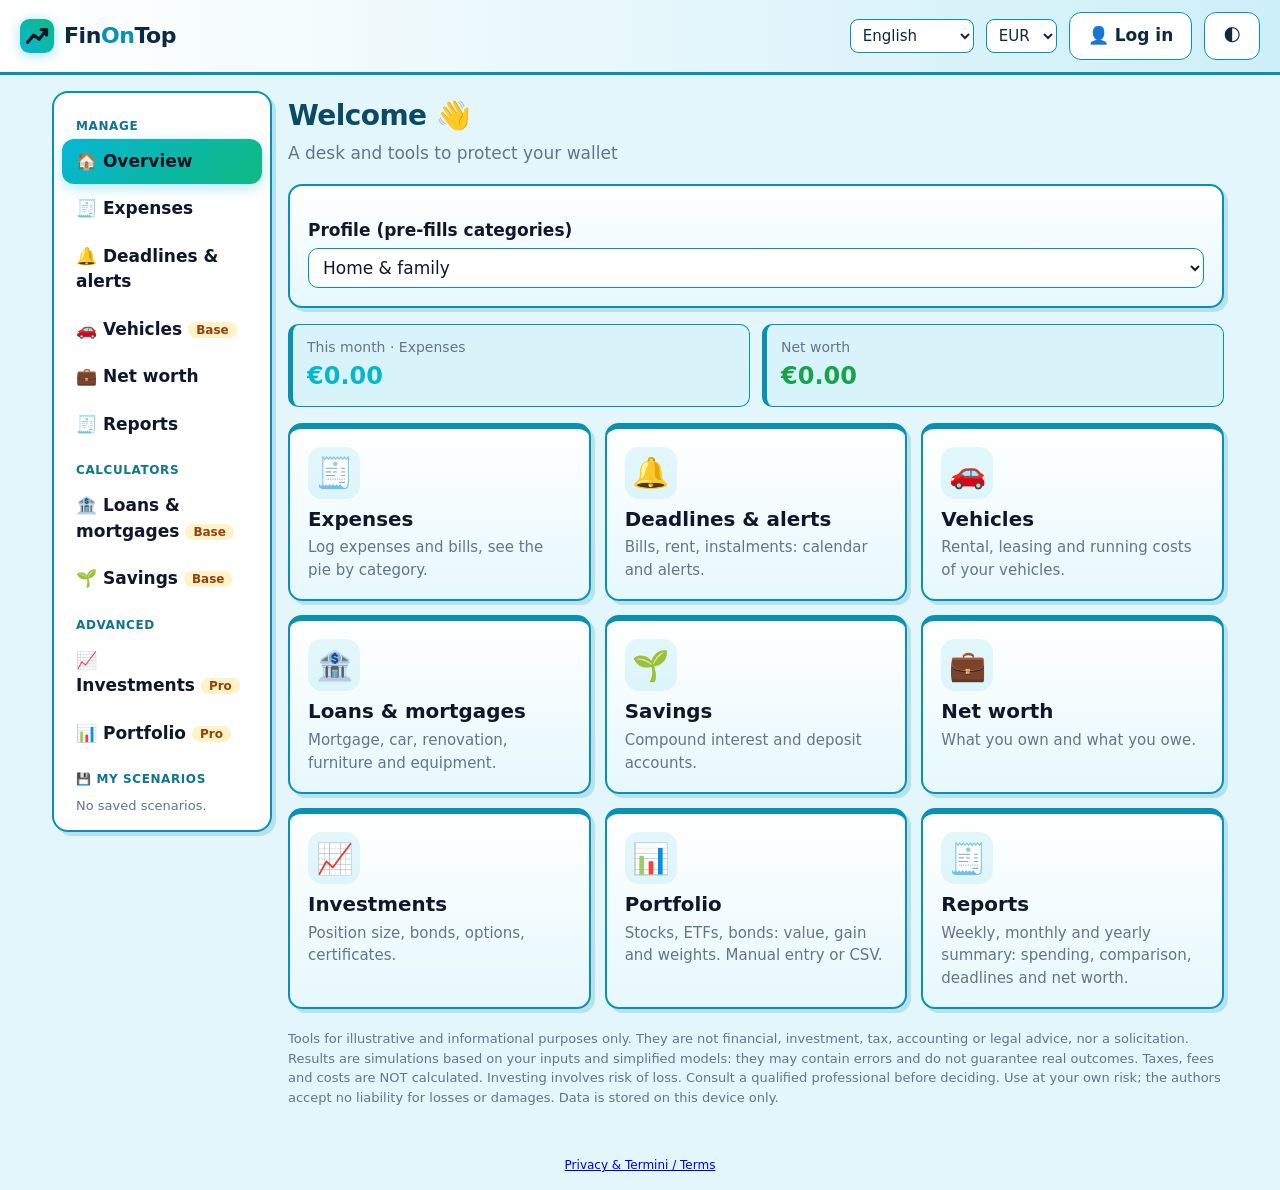
<file: FinOnTop-singolo.html>
<!doctype html>
<html lang="it"><head><meta charset="utf-8"><meta name="viewport" content="width=device-width,initial-scale=1">
<title>FinOnTop</title><link rel="icon" href="data:image/svg+xml,%3Csvg xmlns=%27http://www.w3.org/2000/svg%27 viewBox=%270 0 32 32%27%3E%3Cdefs%3E%3ClinearGradient id=%27g%27 x1=%270%27 y1=%271%27 x2=%271%27 y2=%270%27%3E%3Cstop offset=%270%27 stop-color=%27%2306b6d4%27/%3E%3Cstop offset=%271%27 stop-color=%27%2310b981%27/%3E%3C/linearGradient%3E%3C/defs%3E%3Crect width=%2732%27 height=%2732%27 rx=%279%27 fill=%27url(%23g)%27/%3E%3Cpath d=%27M7 22l6-7 5 4 7-9M20 10h5v5%27 stroke=%27%23041421%27 stroke-width=%273%27 fill=%27none%27 stroke-linecap=%27round%27 stroke-linejoin=%27round%27/%3E%3C/svg%3E"><meta name="theme-color" content="#050b16"><link rel="manifest" href="manifest.webmanifest"><link rel="apple-touch-icon" href="apple-touch-icon.png"><meta name="apple-mobile-web-app-capable" content="yes"><meta name="mobile-web-app-capable" content="yes"><meta name="apple-mobile-web-app-title" content="FinOnTop"><style>:root{--inp:#fff;--res:#f0f9ff;--tab:#e2e8f0;--bg:#f4f7fb;--card:#fff;--ink:#0f172a;--mut:#64748b;--brand:#0ea5e9;--brand2:#0369a1;--navy:#0b1f3a;--line:#e2e8f0;--ok:#16a34a;--bad:#dc2626;--warn:#f59e0b}
*{box-sizing:border-box}
body{margin:0;font:17px/1.5 system-ui,"Segoe UI",sans-serif;background:var(--bg);color:var(--ink)}
header{background:linear-gradient(90deg,var(--navy),var(--brand2));color:#fff;padding:12px 20px;display:flex;gap:12px;align-items:center;flex-wrap:wrap;position:sticky;top:0;z-index:5}
header .logo{font-weight:800;font-size:22px;color:#fff;text-decoration:none;margin-right:auto}
header select{font-size:15px;padding:6px 8px;border-radius:8px;border:0}
.layout{display:flex;max-width:1200px;margin:0 auto}
nav{width:220px;padding:16px 8px;flex-shrink:0}
nav a{display:block;padding:10px 14px;border-radius:12px;color:var(--ink);text-decoration:none;font-weight:600;margin-bottom:2px}
nav a:hover{background:#e0f2fe}nav a.on{background:var(--brand);color:#fff}
nav small{display:block;color:var(--mut);margin:14px 14px 4px;font-size:12px;text-transform:uppercase;letter-spacing:.05em}
main{flex:1;padding:20px 16px;min-width:0}
h1{margin:0 0 4px;font-size:28px}.sub{color:var(--mut);margin:0 0 18px}
.card{background:var(--card);border:1px solid var(--line);border-radius:16px;padding:18px;margin-bottom:16px;box-shadow:0 2px 8px #0f172a0d}
.cols{display:grid;gap:16px;grid-template-columns:repeat(auto-fit,minmax(300px,1fr))}
.tiles{display:grid;gap:14px;grid-template-columns:repeat(auto-fill,minmax(230px,1fr))}
a.tile{display:block;background:var(--card);border:1px solid var(--line);border-radius:16px;padding:18px;color:inherit;text-decoration:none;box-shadow:0 2px 8px #0f172a0d}
a.tile:hover{border-color:var(--brand);transform:translateY(-2px)}
.tile .ic{font-size:30px}.tile h3{margin:6px 0 2px}.tile p{margin:0;color:var(--mut);font-size:15px}
.tag{font-size:12px;background:#fef3c7;color:#92400e;border-radius:8px;padding:1px 8px;margin-left:6px;vertical-align:middle}
label{display:block;font-weight:600;margin:14px 0 4px}
.row{display:flex;gap:12px;align-items:center}
input,select{font:inherit}
input[type=number],input[type=text],input[type=date],input[type=month],select.f{padding:8px 10px;border:1px solid var(--line);border-radius:10px;width:100%;background:var(--inp);color:var(--ink)}
.row input[type=number]{width:150px;flex-shrink:0;font-size:19px}
input[type=range]{flex:1;height:34px;accent-color:var(--brand)}
.res{display:grid;gap:12px;grid-template-columns:repeat(auto-fit,minmax(170px,1fr));margin:16px 0}
.res div{background:var(--res);border-radius:12px;padding:12px 14px;color:var(--mut);font-size:14px}
.res b{display:block;font-size:24px;color:var(--brand2)}.res b.bad{color:var(--bad)}.res b.ok{color:var(--ok)}
.answer{background:linear-gradient(135deg,#e0f2fe,#f0fdf4);border-radius:14px;padding:14px 16px;font-size:18px;margin:14px 0}
button,.btn{font:inherit;font-weight:600;padding:10px 18px;border:0;border-radius:12px;background:var(--brand);color:#fff;cursor:pointer}
button.alt{background:var(--tab);color:var(--ink)}button.del{background:none;color:var(--bad);padding:2px 8px}
.tabs{display:flex;gap:6px;flex-wrap:wrap;margin-bottom:14px}.tabs button{background:var(--tab);color:var(--ink)}.tabs button.on{background:var(--brand);color:#fff}
canvas{width:100%;display:block}
table{width:100%;border-collapse:collapse;font-size:15px}th,td{padding:7px 6px;border-bottom:1px solid var(--line);text-align:right}th:first-child,td:first-child{text-align:left}
.legend{display:flex;flex-wrap:wrap;gap:6px 14px;font-size:14px;margin-top:8px}.legend i{display:inline-block;width:12px;height:12px;border-radius:3px;margin-right:5px}
.disc{font-size:13px;color:var(--mut);margin-top:20px}
.due{color:var(--bad);font-weight:700}.soon{color:var(--warn);font-weight:700}
@media(max-width:800px){.layout{display:block}nav{width:auto;display:flex;overflow-x:auto;padding:8px}nav a{white-space:nowrap}nav small{display:none}}
@media print{header,nav,button,.noprint{display:none!important}body{background:var(--inp);color:var(--ink)}.card{box-shadow:none;break-inside:avoid}}

[data-theme=dark]{--bg:#0a1220;--card:#111c2e;--ink:#e6edf7;--mut:#8fa3bf;--line:#1f2f48;--inp:#0d1828;--res:#0d1828;--tab:#1b2a42;--brand:#22d3ee;--brand2:#38bdf8;--navy:#050b16;--ok:#22c55e;--bad:#ef4444}
[data-theme=dark] nav a:hover{background:#1b2a42}[data-theme=dark] .answer{background:linear-gradient(135deg,#0d2a3f,#0d2a22)}[data-theme=dark] .tag{background:#3b2f0b;color:#fbbf24}[data-theme=dark] button{color:#04121f}[data-theme=dark] .tabs button:not(.on),[data-theme=dark] button.alt{color:var(--ink)}


/* restyle v2 */
:root{--grad:linear-gradient(135deg,#06b6d4,#10b981);--brand:#0891b2;--brand2:#0e7490}
body{background:radial-gradient(900px 500px at 85% -10%,#06b6d41f,transparent 60%),radial-gradient(700px 400px at -5% 10%,#10b9811a,transparent 60%),var(--bg);background-attachment:fixed}
header{background:linear-gradient(90deg,#050b16,#0b2a3f);border-bottom:2px solid transparent;border-image:var(--grad) 1;box-shadow:0 4px 20px #0006}
header .logo{display:flex;align-items:center;gap:10px;letter-spacing:-.02em}
header .logo .lg{width:34px;height:34px;filter:drop-shadow(0 2px 6px #06b6d466)}
header .logo em{font-style:normal;color:#22d3ee}
header select{background:#ffffff14;color:#fff;border:1px solid #ffffff29}header select option{color:#0f172a}
header button.alt{background:#ffffff14;color:#fff;border:1px solid #ffffff29}
nav a{transition:.15s}nav a.on{background:var(--grad);color:#04121f;box-shadow:0 4px 14px #06b6d44d}
button,.btn{background:var(--grad);color:#04121f;box-shadow:0 2px 8px #06b6d433;transition:.15s}
button:hover{filter:brightness(1.07);transform:translateY(-1px)}
button.alt,.tabs button{background:var(--tab);color:var(--ink);box-shadow:none}
.tabs button.on{background:var(--grad);color:#04121f}
.card,a.tile{transition:.2s}.card:hover,a.tile:hover{box-shadow:0 8px 24px #06b6d41f}
a.tile{border-top:3px solid #06b6d4}a.tile:nth-child(3n+2){border-top-color:#10b981}a.tile:nth-child(3n){border-top-color:#f59e0b}
.tile .ic{display:inline-flex;width:52px;height:52px;align-items:center;justify-content:center;border-radius:14px;background:#06b6d41a}
h1{background:var(--grad);-webkit-background-clip:text;background-clip:text;color:transparent;display:inline-block;letter-spacing:-.02em}
.res b{background:var(--grad);-webkit-background-clip:text;background-clip:text;color:transparent}.res b.bad{background:none;color:var(--bad)}.res b.ok{background:none;color:var(--ok)}
.res div{border-left:3px solid #06b6d4}
input[type=range]{accent-color:#10b981}
[data-theme=dark]{--bg:#070d1a;--card:#0f1b2e}
[data-theme=dark] header{background:linear-gradient(90deg,#03070f,#0a2236)}
/* tema chiaro v3: ciano, bordi netti */
:root:not([data-theme=dark]){--bg:#e3f6fb;--card:#fff;--line:#0e7490;--res:#d9f3fa;--inp:#fff;--tab:#cdeef7;--brand:#0891b2;--brand2:#0e7490}
:root:not([data-theme=dark]) body{background:#e3f6fb}
:root:not([data-theme=dark]) header{background:linear-gradient(90deg,#ffffff,#cdeff8);color:#0b2a3f;border-bottom:3px solid #0891b2;box-shadow:none;border-image:none}
:root:not([data-theme=dark]) header .logo,:root:not([data-theme=dark]) header .logo span{color:#0b2a3f}
:root:not([data-theme=dark]) header .logo em{color:#0891b2}
:root:not([data-theme=dark]) header select,:root:not([data-theme=dark]) header button.alt{background:#fff;color:#0b2a3f;border:1.5px solid #0891b2}
:root:not([data-theme=dark]) nav{background:#fff;border:2px solid #0891b2;border-radius:16px;margin:16px 0 16px 12px;padding:10px 8px;align-self:flex-start;box-shadow:4px 4px 0 #0891b233}
:root:not([data-theme=dark]) nav a:hover{background:#d9f3fa}
:root:not([data-theme=dark]) nav small{color:#0e7490;font-weight:700}
:root:not([data-theme=dark]) .card,:root:not([data-theme=dark]) a.tile{background:linear-gradient(180deg,#fff 0%,#e6f8fd 100%);border:2px solid #0891b2;border-radius:14px;box-shadow:4px 4px 0 #0891b233}
:root:not([data-theme=dark]) a.tile{border-top-width:6px}
:root:not([data-theme=dark]) .card:hover,:root:not([data-theme=dark]) a.tile:hover{box-shadow:6px 6px 0 #0891b24d}
:root:not([data-theme=dark]) .res div{background:#d9f3fa;border:1.5px solid #0891b2;border-left-width:5px;border-radius:10px}
:root:not([data-theme=dark]) .answer{background:#e6fbf3;border:2px solid #10b981;border-radius:12px}
:root:not([data-theme=dark]) input[type=number],:root:not([data-theme=dark]) input[type=text],:root:not([data-theme=dark]) input[type=date],:root:not([data-theme=dark]) input[type=month],:root:not([data-theme=dark]) select.f{border:1.5px solid #0891b2;background:#fff}
:root:not([data-theme=dark]) table th,:root:not([data-theme=dark]) table td{border-bottom:1px solid #9bd7e6}
:root:not([data-theme=dark]) h1{background:none;color:#0b4a63}
@media(max-width:800px){:root:not([data-theme=dark]) nav{margin:8px;box-shadow:none}}
/* layout: parametri a sinistra, grafici in diretta a destra */
.grid2{display:grid;grid-template-columns:minmax(290px,400px) minmax(0,1fr);gap:26px;align-items:start}
.grid2 .out{position:sticky;top:84px;min-width:0}
.grid2 .out .res{margin-top:0}
.after{margin-top:12px}
@media(max-width:900px){.grid2{display:block}.grid2 .out{position:sticky;top:64px;z-index:4;background:var(--card);border-bottom:2px solid var(--brand);margin:-8px -4px 12px;padding:8px 4px 6px}.grid2 .out .res{display:none}.grid2 .out .answer{font-size:15px;margin:6px 0}}
.tick{flex:1 1 200px;max-width:420px;overflow:hidden;white-space:nowrap;font-weight:600;font-size:14px;color:#67e8f9;mask-image:linear-gradient(90deg,transparent,#000 8%,#000 92%,transparent);-webkit-mask-image:linear-gradient(90deg,transparent,#000 8%,#000 92%,transparent)}
.tick span{display:inline-block;padding-left:100%;animation:tickmove 16s linear infinite}
.tick:hover span{animation-play-state:paused}
:root:not([data-theme=dark]) .tick{color:#0e7490}
@keyframes tickmove{to{transform:translateX(-100%)}}
@media (prefers-reduced-motion:reduce){.tick span{animation:none;padding-left:0}.tick{white-space:normal}}
@media (max-width:700px){.tick{order:5;flex-basis:100%;max-width:none}}

header .logo{margin-right:0}.tick{margin-right:auto}

.print-only{display:none}@media print{.print-only{display:block}}

.sc{display:flex;justify-content:space-between;align-items:center;gap:6px;font-weight:500!important;font-size:14px}.scx{padding:0 6px!important;min-width:0!important;line-height:1.4;font-size:12px;box-shadow:none!important}.scemp{display:block;padding:4px 14px;color:var(--mut);font-size:13px}@media(max-width:800px){.scemp{display:none}}
.xbox{background:var(--res);border:1px dashed var(--brand);border-radius:12px;padding:10px 12px;margin:12px 0}

#accd{border:1px solid var(--line);border-radius:14px;padding:20px;max-width:380px;width:90%;background:var(--card);color:var(--ink)}#accd::backdrop{background:rgba(0,0,0,.55)}#accd input{width:100%;margin:4px 0 10px}#accd .row{display:flex;gap:8px;flex-wrap:wrap}#hu{max-width:150px;overflow:hidden;text-overflow:ellipsis;white-space:nowrap}
</style></head><body>
<header><a class="logo" href="#/home" id="logo"></a><div class="tick" aria-label="slogan"><span id="tk"></span></div>
<select id="hl" aria-label="Lingua"><option value="it">Italiano</option><option value="en">English</option><option value="es">Español</option><option value="de">Deutsch</option><option value="pl">Polski</option><option value="sv">Svenska</option><option value="nl">Nederlands</option><option value="fi">Suomi</option><option value="fr">Français</option><option value="pt">Português</option><option value="da">Dansk</option><option value="cs">Čeština</option><option value="ro">Română</option><option value="el">Ελληνικά</option><option value="hu">Magyar</option></select>
<select id="hc" aria-label="Valuta"></select><button id="ht" class="alt" aria-label="Tema">🌓</button></header>
<div class="layout"><nav id="nav"></nav><main id="main"></main></div>
<p style="text-align:center;font-size:12px;margin:16px"><a href="../legal.html">Privacy &amp; Termini / Terms</a></p>
<script>// Un solo punto per cambiare nome prodotto.
const APP_NAME = 'FinOnTop';
document.title = APP_NAME;
</script><script>const I18N = {
  it: {
    home: 'Panoramica', spese: 'Spese', scadenze: 'Scadenze e alert', prestiti: 'Prestiti e mutui', risparmio: 'Risparmio', patrimonio: 'Patrimonio', invest: 'Investimenti',
    grp_base: 'Gestione', grp_calc: 'Calcolatori', grp_adv: 'Avanzato',
    d_spese: 'Registra spese e utenze, vedi la torta per categoria.', d_scadenze: 'Bollette, affitti, rate: calendario e avvisi.', d_prestiti: 'Mutuo, auto, ristrutturazione, arredo e attrezzature.',
    d_risparmio: 'Interesse composto e conti deposito.', d_patrimonio: 'Quanto possiedi e quanto devi.', d_invest: 'Size, BTP, bond, opzioni, certificati.',
    welcome: 'Benvenuto', pick_profile: 'Profilo (precompila le categorie)', p_casa: 'Casa e famiglia', p_attivita: 'Attività / ditta', p_inv: 'Investitore',
    lang: 'Lingua', cur: 'Valuta', print: '🖨 Stampa / PDF', csv: '⬇ Esporta CSV', add: 'Aggiungi', del: '✕', empty: 'Ancora nulla qui.',
    disc: 'Strumenti a scopo puramente illustrativo e informativo. Non costituiscono consulenza finanziaria, di investimento, fiscale, contabile o legale né sollecitazione al pubblico risparmio. I risultati sono simulazioni basate sui dati inseriti e su modelli semplificati: possono contenere errori e non garantiscono risultati reali. Le imposte, le commissioni e i costi NON sono calcolati. Gli investimenti comportano rischio di perdita. Consulta un professionista abilitato prima di decidere. L\'uso è a tuo rischio; gli autori non rispondono di perdite o danni. I dati restano salvati solo su questo dispositivo.',
    no_tax: 'Imposte e costi non inclusi: i valori sono lordi.',
    this_month: 'Questo mese', total: 'Totale', month: 'Mese', desc: 'Descrizione', amount: 'Importo', category: 'Categoria', date: 'Data', title: 'Titolo',
    c_casa: 'Casa/Affitto', c_utenze: 'Utenze', c_spesa: 'Spesa', c_auto: 'Auto', c_salute: 'Salute', c_svago: 'Svago', c_forniture: 'Forniture', c_personale: 'Costi del personale', c_tasse: 'Tasse', c_marketing: 'Marketing', c_comm: 'Commissioni', c_altro: 'Altro',
    by_cat: 'Spese per categoria', trend: 'Andamento',
    repeat: 'Ripetizione', r_none: 'Una volta', r_month: 'Ogni mese', r_year: 'Ogni anno', alert_before: 'Avvisami giorni prima', next: 'Prossima', days_left: 'giorni', today: 'oggi',
    notif_on: '🔔 Attiva notifiche', notif_note: 'Le notifiche funzionano quando l\'app è aperta. Per avvisi anche ad app chiusa scarica il calendario (.ics) e importalo nel tuo telefono.', ics: '📅 Scarica calendario (.ics)', notif_denied: 'Notifiche non consentite dal browser.',
    due_next: 'Prossime scadenze',
    loan_type: 'Tipo di finanziamento', l_mutuo: 'Mutuo casa', l_auto: 'Auto', l_ristr: 'Ristrutturazione', l_arredo: 'Arredo / attrezzature', l_altro: 'Altro finanziamento',
    price: 'Prezzo / importo totale', down: 'Anticipo', financed: 'Importo finanziato', rate_y: 'Tasso annuo (%)', years: 'Durata (anni)', monthly: 'Rata mensile', int_tot: 'Interessi totali', repay: 'Totale da restituire',
    n_rate: 'Rata n.', capital: 'Capitale', interest: 'Interessi', residual: 'Debito residuo', ans_loan: 'Pagherai {p} al mese per {y} anni: {i} di soli interessi.',
    compound: 'Interesse composto', deposit: 'Conto deposito', init: 'Capitale iniziale', monthly_add: 'Versamento mensile', yield_y: 'Rendimento annuo (%)', final: 'Capitale finale', paid_in: 'Versato', gain: 'Guadagno',
    months: 'Durata (mesi)', tax: 'Imposta sugli interessi (%)', gross: 'Interessi lordi', netint: 'Interessi netti', total_end: 'Totale a scadenza', ans_comp: 'Dopo {y} anni avrai {f}, di cui {g} di guadagno.',
    asset: 'Bene / attivo', debt: 'Debito', name: 'Nome', kind: 'Tipo', net_worth: 'Patrimonio netto', assets: 'Attivi', debts: 'Debiti',
    size: 'Size di posizione', bond: 'BTP / Bond / Treasury', option: 'Opzioni', cert: 'Certificati',
    capital_t: 'Capitale', risk: 'Rischio per operazione (%)', entry: 'Prezzo di ingresso', stop: 'Stop loss', target: 'Target (facoltativo)', units: 'Quantità', pos_val: 'Valore posizione', risk_amt: 'Rischio in denaro', of_cap: '% del capitale', rr: 'Rischio/rendimento',
    bad_stop: 'Lo stop deve essere diverso dall\'ingresso.',
    bprice: 'Prezzo (per 100)', coupon: 'Cedola annua (%)', freq: 'Cedole all\'anno', redeem: 'Rimborso', gross_y: 'Rendimento lordo', net_y: 'Rendimento netto', tax_rate: 'Tassazione (%)', tax_hint: '12,5% titoli di Stato, 26% altre obbligazioni', ans_bond: 'Comprando a {p} e tenendo fino a scadenza ottieni circa {g}% lordo all\'anno.',
    spot: 'Prezzo sottostante', strike: 'Strike', rate: 'Tasso (%)', vol: 'Volatilità (%)', tte: 'Anni a scadenza', call: 'Call', put: 'Put', opt_price: 'Prezzo teorico',
    nominal: 'Nominale investito', coupon_cert: 'Cedole annue (%)', barrier: 'Barriera (% del livello iniziale)', perf: 'Performance finale sottostante (%)', cert_note: 'Modello semplificato: cedole sempre pagate, barriera valutata solo a scadenza. Verifica sempre il prospetto del certificato.',
    redeem_v: 'Rimborso', coupons_v: 'Cedole', total_v: 'Totale incassato', pl: 'Profitto / perdita', scen: 'Scenari',
    payoff: 'Profitto/perdita a scadenza'
  },
  en: {
    home: 'Overview', spese: 'Expenses', scadenze: 'Deadlines & alerts', prestiti: 'Loans & mortgages', risparmio: 'Savings', patrimonio: 'Net worth', invest: 'Investments',
    grp_base: 'Manage', grp_calc: 'Calculators', grp_adv: 'Advanced',
    d_spese: 'Log expenses and bills, see the pie by category.', d_scadenze: 'Bills, rent, instalments: calendar and alerts.', d_prestiti: 'Mortgage, car, renovation, furniture and equipment.',
    d_risparmio: 'Compound interest and deposit accounts.', d_patrimonio: 'What you own and what you owe.', d_invest: 'Position size, bonds, options, certificates.',
    welcome: 'Welcome', pick_profile: 'Profile (pre-fills categories)', p_casa: 'Home & family', p_attivita: 'Business', p_inv: 'Investor',
    lang: 'Language', cur: 'Currency', print: '🖨 Print / PDF', csv: '⬇ Export CSV', add: 'Add', del: '✕', empty: 'Nothing here yet.',
    disc: 'Tools for illustrative and informational purposes only. They are not financial, investment, tax, accounting or legal advice, nor a solicitation. Results are simulations based on your inputs and simplified models: they may contain errors and do not guarantee real outcomes. Taxes, fees and costs are NOT calculated. Investing involves risk of loss. Consult a qualified professional before deciding. Use at your own risk; the authors accept no liability for losses or damages. Data is stored on this device only.',
    no_tax: 'Taxes and costs not included: values are gross.',
    this_month: 'This month', total: 'Total', month: 'Month', desc: 'Description', amount: 'Amount', category: 'Category', date: 'Date', title: 'Title',
    c_casa: 'Home/Rent', c_utenze: 'Utilities', c_spesa: 'Groceries', c_auto: 'Car', c_salute: 'Health', c_svago: 'Leisure', c_forniture: 'Supplies', c_personale: 'Staff costs', c_tasse: 'Taxes', c_marketing: 'Marketing', c_comm: 'Fees', c_altro: 'Other',
    by_cat: 'Spending by category', trend: 'Trend',
    repeat: 'Repeat', r_none: 'Once', r_month: 'Monthly', r_year: 'Yearly', alert_before: 'Alert me days before', next: 'Next', days_left: 'days', today: 'today',
    notif_on: '🔔 Enable notifications', notif_note: 'Notifications work while the app is open. For alerts with the app closed, download the calendar (.ics) and import it on your phone.', ics: '📅 Download calendar (.ics)', notif_denied: 'Notifications blocked by the browser.',
    due_next: 'Upcoming deadlines',
    loan_type: 'Loan type', l_mutuo: 'Mortgage', l_auto: 'Car', l_ristr: 'Renovation', l_arredo: 'Furniture / equipment', l_altro: 'Other loan',
    price: 'Price / total amount', down: 'Down payment', financed: 'Amount financed', rate_y: 'Annual rate (%)', years: 'Term (years)', monthly: 'Monthly payment', int_tot: 'Total interest', repay: 'Total to repay',
    n_rate: 'Payment #', capital: 'Principal', interest: 'Interest', residual: 'Balance', ans_loan: 'You will pay {p} a month for {y} years: {i} of pure interest.',
    compound: 'Compound interest', deposit: 'Deposit account', init: 'Initial amount', monthly_add: 'Monthly contribution', yield_y: 'Annual return (%)', final: 'Final amount', paid_in: 'Paid in', gain: 'Gain',
    months: 'Term (months)', tax: 'Tax on interest (%)', gross: 'Gross interest', netint: 'Net interest', total_end: 'Total at maturity', ans_comp: 'After {y} years you will have {f}, of which {g} is gain.',
    asset: 'Asset', debt: 'Debt', name: 'Name', kind: 'Type', net_worth: 'Net worth', assets: 'Assets', debts: 'Debts',
    size: 'Position size', bond: 'Bonds / Treasuries', option: 'Options', cert: 'Certificates',
    capital_t: 'Capital', risk: 'Risk per trade (%)', entry: 'Entry price', stop: 'Stop loss', target: 'Target (optional)', units: 'Units', pos_val: 'Position value', risk_amt: 'Money at risk', of_cap: '% of capital', rr: 'Reward/risk',
    bad_stop: 'Stop must differ from entry.',
    bprice: 'Price (per 100)', coupon: 'Annual coupon (%)', freq: 'Coupons per year', redeem: 'Redemption', gross_y: 'Gross yield', net_y: 'Net yield', tax_rate: 'Tax (%)', tax_hint: '12.5% Italian government bonds, 26% other bonds', ans_bond: 'Buying at {p} and holding to maturity gives about {g}% gross per year.',
    spot: 'Underlying price', strike: 'Strike', rate: 'Rate (%)', vol: 'Volatility (%)', tte: 'Years to expiry', call: 'Call', put: 'Put', opt_price: 'Theoretical price',
    nominal: 'Amount invested', coupon_cert: 'Annual coupons (%)', barrier: 'Barrier (% of initial level)', perf: 'Final underlying performance (%)', cert_note: 'Simplified model: coupons always paid, barrier checked at maturity only. Always read the certificate prospectus.',
    redeem_v: 'Redemption', coupons_v: 'Coupons', total_v: 'Total received', pl: 'Profit / loss', scen: 'Scenarios',
    payoff: 'Profit/loss at maturity'
  }
};


</script><script>Object.assign(I18N, {
  es: {
    home: 'Resumen', spese: 'Gastos', scadenze: 'Vencimientos y alertas', prestiti: 'Préstamos e hipotecas', risparmio: 'Ahorro', patrimonio: 'Patrimonio', invest: 'Inversiones',
    grp_base: 'Gestión', grp_calc: 'Calculadoras', grp_adv: 'Avanzado',
    d_spese: 'Registra gastos y suministros, ve el gráfico por categoría.', d_scadenze: 'Facturas, alquiler, cuotas: calendario y avisos.', d_prestiti: 'Hipoteca, coche, reforma, mobiliario y equipos.',
    d_risparmio: 'Interés compuesto y depósitos.', d_patrimonio: 'Lo que tienes y lo que debes.', d_invest: 'Tamaño de posición, bonos, opciones, certificados.',
    welcome: 'Bienvenido', pick_profile: 'Perfil (rellena las categorías)', p_casa: 'Hogar y familia', p_attivita: 'Negocio', p_inv: 'Inversor',
    lang: 'Idioma', cur: 'Moneda', print: '🖨 Imprimir / PDF', csv: '⬇ Exportar CSV', add: 'Añadir', del: '✕', empty: 'Todavía no hay nada.',
    disc: 'Herramientas con fines meramente ilustrativos e informativos. No constituyen asesoramiento financiero, de inversión, fiscal, contable ni jurídico, ni una oferta al público. Los resultados son simulaciones basadas en los datos introducidos y en modelos simplificados: pueden contener errores y no garantizan resultados reales. Los impuestos, comisiones y costes NO están calculados. Invertir conlleva riesgo de pérdida. Consulta a un profesional cualificado antes de decidir. El uso es bajo tu responsabilidad; los autores no responden de pérdidas ni daños. Los datos se guardan solo en este dispositivo.',
    no_tax: 'Impuestos y costes no incluidos: los valores son brutos.',
    this_month: 'Este mes', total: 'Total', month: 'Mes', desc: 'Descripción', amount: 'Importe', category: 'Categoría', date: 'Fecha', title: 'Título',
    c_casa: 'Casa/Alquiler', c_utenze: 'Suministros', c_spesa: 'Compra', c_auto: 'Coche', c_salute: 'Salud', c_svago: 'Ocio', c_forniture: 'Material', c_personale: 'Costes de personal', c_tasse: 'Impuestos', c_marketing: 'Marketing', c_comm: 'Comisiones', c_altro: 'Otros',
    by_cat: 'Gastos por categoría', trend: 'Evolución',
    repeat: 'Repetición', r_none: 'Una vez', r_month: 'Cada mes', r_year: 'Cada año', alert_before: 'Avisarme días antes', next: 'Próxima', days_left: 'días', today: 'hoy',
    notif_on: '🔔 Activar notificaciones', notif_note: 'Las notificaciones funcionan con la app abierta. Para avisos con la app cerrada, descarga el calendario (.ics) e impórtalo en tu móvil.', ics: '📅 Descargar calendario (.ics)', notif_denied: 'Notificaciones bloqueadas por el navegador.',
    due_next: 'Próximos vencimientos',
    loan_type: 'Tipo de financiación', l_mutuo: 'Hipoteca', l_auto: 'Coche', l_ristr: 'Reforma', l_arredo: 'Mobiliario / equipos', l_altro: 'Otro préstamo',
    price: 'Precio / importe total', down: 'Entrada', financed: 'Importe financiado', rate_y: 'Tipo anual (%)', years: 'Plazo (años)', monthly: 'Cuota mensual', int_tot: 'Intereses totales', repay: 'Total a devolver',
    n_rate: 'Cuota n.º', capital: 'Capital', interest: 'Intereses', residual: 'Deuda pendiente', ans_loan: 'Pagarás {p} al mes durante {y} años: {i} solo de intereses.',
    compound: 'Interés compuesto', deposit: 'Depósito', init: 'Capital inicial', monthly_add: 'Aportación mensual', yield_y: 'Rentabilidad anual (%)', final: 'Capital final', paid_in: 'Aportado', gain: 'Ganancia',
    months: 'Plazo (meses)', tax: 'Impuesto (%)', gross: 'Intereses brutos', netint: 'Intereses netos', total_end: 'Total al vencimiento', ans_comp: 'Dentro de {y} años tendrás {f}, de los cuales {g} son ganancia.',
    asset: 'Activo', debt: 'Deuda', name: 'Nombre', kind: 'Tipo', net_worth: 'Patrimonio neto', assets: 'Activos', debts: 'Deudas',
    size: 'Tamaño de posición', bond: 'Bonos / Tesoro', option: 'Opciones', cert: 'Certificados',
    capital_t: 'Capital', risk: 'Riesgo por operación (%)', entry: 'Precio de entrada', stop: 'Stop loss', target: 'Objetivo (opcional)', units: 'Cantidad', pos_val: 'Valor de la posición', risk_amt: 'Dinero en riesgo', of_cap: '% del capital', rr: 'Riesgo/beneficio',
    bad_stop: 'El stop debe ser distinto de la entrada.',
    bprice: 'Precio (por 100)', coupon: 'Cupón anual (%)', freq: 'Cupones al año', redeem: 'Reembolso', gross_y: 'Rentabilidad bruta', net_y: 'Rentabilidad neta', tax_rate: 'Impuesto (%)', tax_hint: '', ans_bond: 'Comprando a {p} y manteniendo hasta el vencimiento obtienes aproximadamente un {g}% bruto anual.',
    spot: 'Precio del subyacente', strike: 'Strike', rate: 'Tipo (%)', vol: 'Volatilidad (%)', tte: 'Años hasta el vencimiento', call: 'Call', put: 'Put', opt_price: 'Precio teórico',
    nominal: 'Importe invertido', coupon_cert: 'Cupones anuales (%)', barrier: 'Barrera (% del nivel inicial)', perf: 'Rentabilidad final del subyacente (%)', cert_note: 'Modelo simplificado: cupones siempre pagados, barrera evaluada solo al vencimiento. Lee siempre el folleto del certificado.',
    redeem_v: 'Reembolso', coupons_v: 'Cupones', total_v: 'Total cobrado', pl: 'Beneficio / pérdida', scen: 'Escenarios',
    payoff: 'Beneficio/pérdida al vencimiento'
  },
  de: {
    home: 'Übersicht', spese: 'Ausgaben', scadenze: 'Fristen & Erinnerungen', prestiti: 'Kredite & Hypotheken', risparmio: 'Sparen', patrimonio: 'Vermögen', invest: 'Investitionen',
    grp_base: 'Verwalten', grp_calc: 'Rechner', grp_adv: 'Erweitert',
    d_spese: 'Ausgaben und Nebenkosten erfassen, Kuchendiagramm nach Kategorie.', d_scadenze: 'Rechnungen, Miete, Raten: Kalender und Erinnerungen.', d_prestiti: 'Hypothek, Auto, Renovierung, Einrichtung und Ausstattung.',
    d_risparmio: 'Zinseszins und Festgeld.', d_patrimonio: 'Was du besitzt und was du schuldest.', d_invest: 'Positionsgröße, Anleihen, Optionen, Zertifikate.',
    welcome: 'Willkommen', pick_profile: 'Profil (füllt die Kategorien vor)', p_casa: 'Haushalt & Familie', p_attivita: 'Unternehmen', p_inv: 'Anleger',
    lang: 'Sprache', cur: 'Währung', print: '🖨 Drucken / PDF', csv: '⬇ CSV exportieren', add: 'Hinzufügen', del: '✕', empty: 'Noch nichts vorhanden.',
    disc: 'Werkzeuge ausschließlich zu Illustrations- und Informationszwecken. Sie stellen keine Finanz-, Anlage-, Steuer-, Buchhaltungs- oder Rechtsberatung und kein öffentliches Angebot dar. Die Ergebnisse sind Simulationen auf Basis deiner Eingaben und vereinfachter Modelle: Sie können Fehler enthalten und garantieren keine realen Ergebnisse. Steuern, Gebühren und Kosten werden NICHT berechnet. Geldanlagen sind mit Verlustrisiko verbunden. Hole vor Entscheidungen den Rat eines qualifizierten Fachmanns ein. Die Nutzung erfolgt auf eigenes Risiko; die Autoren haften nicht für Verluste oder Schäden. Daten werden nur auf diesem Gerät gespeichert.',
    no_tax: 'Steuern und Kosten nicht enthalten: Werte sind brutto.',
    this_month: 'Dieser Monat', total: 'Summe', month: 'Monat', desc: 'Beschreibung', amount: 'Betrag', category: 'Kategorie', date: 'Datum', title: 'Titel',
    c_casa: 'Wohnen/Miete', c_utenze: 'Nebenkosten', c_spesa: 'Lebensmittel', c_auto: 'Auto', c_salute: 'Gesundheit', c_svago: 'Freizeit', c_forniture: 'Material', c_personale: 'Personalkosten', c_tasse: 'Steuern', c_marketing: 'Marketing', c_comm: 'Gebühren', c_altro: 'Sonstiges',
    by_cat: 'Ausgaben nach Kategorie', trend: 'Verlauf',
    repeat: 'Wiederholung', r_none: 'Einmalig', r_month: 'Monatlich', r_year: 'Jährlich', alert_before: 'Erinnere mich Tage vorher', next: 'Nächste', days_left: 'Tage', today: 'heute',
    notif_on: '🔔 Benachrichtigungen aktivieren', notif_note: 'Benachrichtigungen funktionieren, solange die App geöffnet ist. Für Erinnerungen bei geschlossener App lade den Kalender (.ics) herunter und importiere ihn in dein Handy.', ics: '📅 Kalender herunterladen (.ics)', notif_denied: 'Benachrichtigungen vom Browser blockiert.',
    due_next: 'Anstehende Fristen',
    loan_type: 'Finanzierungsart', l_mutuo: 'Hypothek', l_auto: 'Auto', l_ristr: 'Renovierung', l_arredo: 'Einrichtung / Ausstattung', l_altro: 'Anderer Kredit',
    price: 'Preis / Gesamtbetrag', down: 'Anzahlung', financed: 'Finanzierter Betrag', rate_y: 'Jahreszins (%)', years: 'Laufzeit (Jahre)', monthly: 'Monatsrate', int_tot: 'Zinsen gesamt', repay: 'Gesamtrückzahlung',
    n_rate: 'Rate Nr.', capital: 'Tilgung', interest: 'Zinsen', residual: 'Restschuld', ans_loan: 'Du zahlst {p} pro Monat für {y} Jahre: {i} allein an Zinsen.',
    compound: 'Zinseszins', deposit: 'Festgeld', init: 'Startkapital', monthly_add: 'Monatliche Einzahlung', yield_y: 'Jahresrendite (%)', final: 'Endkapital', paid_in: 'Eingezahlt', gain: 'Gewinn',
    months: 'Laufzeit (Monate)', tax: 'Steuer (%)', gross: 'Bruttozinsen', netint: 'Nettozinsen', total_end: 'Summe bei Fälligkeit', ans_comp: 'Nach {y} Jahren hast du {f}, davon {g} Gewinn.',
    asset: 'Vermögenswert', debt: 'Schuld', name: 'Name', kind: 'Art', net_worth: 'Nettovermögen', assets: 'Vermögen', debts: 'Schulden',
    size: 'Positionsgröße', bond: 'Anleihen / Staatsanleihen', option: 'Optionen', cert: 'Zertifikate',
    capital_t: 'Kapital', risk: 'Risiko pro Trade (%)', entry: 'Einstiegskurs', stop: 'Stop-Loss', target: 'Kursziel (optional)', units: 'Stückzahl', pos_val: 'Positionswert', risk_amt: 'Risikobetrag', of_cap: '% des Kapitals', rr: 'Chance/Risiko',
    bad_stop: 'Der Stop muss sich vom Einstieg unterscheiden.',
    bprice: 'Kurs (pro 100)', coupon: 'Jahreskupon (%)', freq: 'Kupons pro Jahr', redeem: 'Rückzahlung', gross_y: 'Bruttorendite', net_y: 'Nettorendite', tax_rate: 'Steuer (%)', tax_hint: '', ans_bond: 'Bei einem Kauf zu {p} und Halten bis zur Fälligkeit erhältst du etwa {g}% brutto pro Jahr.',
    spot: 'Kurs des Basiswerts', strike: 'Basispreis', rate: 'Zins (%)', vol: 'Volatilität (%)', tte: 'Jahre bis Verfall', call: 'Call', put: 'Put', opt_price: 'Theoretischer Preis',
    nominal: 'Investierter Betrag', coupon_cert: 'Jährliche Kupons (%)', barrier: 'Barriere (% des Startniveaus)', perf: 'Endperformance des Basiswerts (%)', cert_note: 'Vereinfachtes Modell: Kupons werden immer gezahlt, Barriere nur bei Fälligkeit geprüft. Lies immer den Prospekt des Zertifikats.',
    redeem_v: 'Rückzahlung', coupons_v: 'Kupons', total_v: 'Gesamt erhalten', pl: 'Gewinn / Verlust', scen: 'Szenarien',
    payoff: 'Gewinn/Verlust bei Fälligkeit'
  }
});
</script><script>Object.assign(I18N, {
  pl: {
    home: 'Przegląd', spese: 'Wydatki', scadenze: 'Terminy i alerty', prestiti: 'Kredyty i hipoteki', risparmio: 'Oszczędności', patrimonio: 'Majątek', invest: 'Inwestycje',
    grp_base: 'Zarządzaj', grp_calc: 'Kalkulatory', grp_adv: 'Zaawansowane',
    d_spese: 'Zapisuj wydatki i rachunki, zobacz wykres kołowy wg kategorii.', d_scadenze: 'Rachunki, czynsz, raty: kalendarz i alerty.', d_prestiti: 'Hipoteka, samochód, remont, meble i wyposażenie.',
    d_risparmio: 'Procent składany i lokaty.', d_patrimonio: 'Co posiadasz i ile jesteś winien.', d_invest: 'Wielkość pozycji, obligacje, opcje, certyfikaty.',
    welcome: 'Witaj', pick_profile: 'Profil (wstępnie wypełnia kategorie)', p_casa: 'Dom i rodzina', p_attivita: 'Firma', p_inv: 'Inwestor',
    lang: 'Język', cur: 'Waluta', print: '🖨 Drukuj / PDF', csv: '⬇ Eksportuj CSV', add: 'Dodaj', del: '✕', empty: 'Na razie nic tu nie ma.',
    disc: 'Narzędzia wyłącznie w celach ilustracyjnych i informacyjnych. Nie stanowią porady finansowej, inwestycyjnej, podatkowej, księgowej ani prawnej, ani oferty publicznej. Wyniki to symulacje oparte na wprowadzonych danych i uproszczonych modelach: mogą zawierać błędy i nie gwarantują rzeczywistych rezultatów. Podatki, opłaty i koszty NIE są uwzględniane. Inwestowanie wiąże się z ryzykiem straty. Przed podjęciem decyzji skonsultuj się z wykwalifikowanym specjalistą. Korzystasz na własną odpowiedzialność; autorzy nie ponoszą odpowiedzialności za straty ani szkody. Dane są przechowywane tylko na tym urządzeniu.',
    no_tax: 'Bez podatków i kosztów: wartości brutto.',
    this_month: 'Ten miesiąc', total: 'Razem', month: 'Miesiąc', desc: 'Opis', amount: 'Kwota', category: 'Kategoria', date: 'Data', title: 'Tytuł',
    c_casa: 'Dom/Czynsz', c_utenze: 'Media', c_spesa: 'Zakupy spożywcze', c_auto: 'Samochód', c_salute: 'Zdrowie', c_svago: 'Rozrywka', c_forniture: 'Materiały', c_personale: 'Koszty personelu', c_tasse: 'Podatki', c_marketing: 'Marketing', c_comm: 'Prowizje', c_altro: 'Inne',
    by_cat: 'Wydatki wg kategorii', trend: 'Trend',
    repeat: 'Powtarzaj', r_none: 'Jednorazowo', r_month: 'Co miesiąc', r_year: 'Co rok', alert_before: 'Powiadom dni wcześniej', next: 'Następny', days_left: 'dni', today: 'dziś',
    notif_on: '🔔 Włącz powiadomienia', notif_note: 'Powiadomienia działają, gdy aplikacja jest otwarta. Aby otrzymywać alerty przy zamkniętej aplikacji, pobierz kalendarz (.ics) i zaimportuj go na telefonie.', ics: '📅 Pobierz kalendarz (.ics)', notif_denied: 'Powiadomienia zablokowane przez przeglądarkę.',
    due_next: 'Najbliższe terminy',
    loan_type: 'Rodzaj finansowania', l_mutuo: 'Kredyt hipoteczny', l_auto: 'Samochód', l_ristr: 'Remont', l_arredo: 'Meble / wyposażenie', l_altro: 'Inny kredyt',
    price: 'Cena / kwota całkowita', down: 'Wkład własny', financed: 'Kwota finansowana', rate_y: 'Oprocentowanie roczne (%)', years: 'Okres (lata)', monthly: 'Rata miesięczna', int_tot: 'Odsetki łącznie', repay: 'Całkowita spłata',
    n_rate: 'Rata nr', capital: 'Kapitał', interest: 'Odsetki', residual: 'Pozostało', ans_loan: 'Zapłacisz {p} miesięcznie przez {y} lat: {i} to same odsetki.',
    compound: 'Procent składany', deposit: 'Lokata', init: 'Kwota początkowa', monthly_add: 'Wpłata miesięczna', yield_y: 'Roczna stopa zwrotu (%)', final: 'Kwota końcowa', paid_in: 'Wpłacono', gain: 'Zysk',
    months: 'Okres (miesiące)', tax: 'Podatek od odsetek (%)', gross: 'Odsetki brutto', netint: 'Odsetki netto', total_end: 'Razem na koniec', ans_comp: 'Po {y} latach będziesz mieć {f}, z czego {g} to zysk.',
    asset: 'Aktywo', debt: 'Dług', name: 'Nazwa', kind: 'Rodzaj', net_worth: 'Wartość netto', assets: 'Aktywa', debts: 'Długi',
    size: 'Wielkość pozycji', bond: 'Obligacje / skarbowe', option: 'Opcje', cert: 'Certyfikaty',
    capital_t: 'Kapitał', risk: 'Ryzyko na transakcję (%)', entry: 'Cena wejścia', stop: 'Stop loss', target: 'Cel (opcjonalnie)', units: 'Jednostki', pos_val: 'Wartość pozycji', risk_amt: 'Kwota ryzyka', of_cap: '% kapitału', rr: 'Zysk/ryzyko',
    bad_stop: 'Stop musi różnić się od ceny wejścia.',
    bprice: 'Cena (za 100)', coupon: 'Kupon roczny (%)', freq: 'Kuponów rocznie', redeem: 'Wykup', gross_y: 'Rentowność brutto', net_y: 'Rentowność netto', tax_rate: 'Podatek (%)', tax_hint: '', ans_bond: 'Zakup po {p} i trzymanie do wykupu daje ok. {g}% brutto rocznie.',
    spot: 'Cena instrumentu bazowego', strike: 'Strike', rate: 'Stopa (%)', vol: 'Zmienność (%)', tte: 'Lata do wygaśnięcia', call: 'Call', put: 'Put', opt_price: 'Cena teoretyczna',
    nominal: 'Kwota inwestycji', coupon_cert: 'Kupony roczne (%)', barrier: 'Bariera (% poziomu początkowego)', perf: 'Końcowa zmiana instrumentu bazowego (%)', cert_note: 'Model uproszczony: kupony zawsze wypłacane, bariera sprawdzana tylko w terminie zapadalności. Zawsze czytaj prospekt certyfikatu.',
    redeem_v: 'Wykup', coupons_v: 'Kupony', total_v: 'Łącznie otrzymano', pl: 'Zysk / strata', scen: 'Scenariusze',
    payoff: 'Zysk/strata w terminie zapadalności'
  },
  sv: {
    home: 'Översikt', spese: 'Utgifter', scadenze: 'Förfallodatum och aviseringar', prestiti: 'Lån och bolån', risparmio: 'Sparande', patrimonio: 'Förmögenhet', invest: 'Investeringar',
    grp_base: 'Hantera', grp_calc: 'Kalkylatorer', grp_adv: 'Avancerat',
    d_spese: 'Registrera utgifter och räkningar, se cirkeldiagram per kategori.', d_scadenze: 'Räkningar, hyra, avbetalningar: kalender och aviseringar.', d_prestiti: 'Bolån, bil, renovering, möbler och utrustning.',
    d_risparmio: 'Ränta på ränta och sparkonton.', d_patrimonio: 'Vad du äger och vad du är skyldig.', d_invest: 'Positionsstorlek, obligationer, optioner, certifikat.',
    welcome: 'Välkommen', pick_profile: 'Profil (fyller i kategorier)', p_casa: 'Hem och familj', p_attivita: 'Företag', p_inv: 'Investerare',
    lang: 'Språk', cur: 'Valuta', print: '🖨 Skriv ut / PDF', csv: '⬇ Exportera CSV', add: 'Lägg till', del: '✕', empty: 'Inget här ännu.',
    disc: 'Verktyg endast i illustrativt och informativt syfte. De utgör inte finansiell, investerings-, skatte-, redovisnings- eller juridisk rådgivning, och inte heller ett erbjudande till allmänheten. Resultaten är simuleringar baserade på dina uppgifter och förenklade modeller: de kan innehålla fel och garanterar inga verkliga utfall. Skatter, avgifter och kostnader beräknas INTE. Investeringar medför risk för förlust. Rådgör med en kvalificerad yrkesperson innan du fattar beslut. Användning sker på egen risk; upphovspersonerna ansvarar inte för förluster eller skador. Data lagras endast på den här enheten.',
    no_tax: 'Skatter och kostnader ingår inte: värdena är brutto.',
    this_month: 'Denna månad', total: 'Totalt', month: 'Månad', desc: 'Beskrivning', amount: 'Belopp', category: 'Kategori', date: 'Datum', title: 'Titel',
    c_casa: 'Hem/Hyra', c_utenze: 'Hushållsräkningar', c_spesa: 'Matinköp', c_auto: 'Bil', c_salute: 'Hälsa', c_svago: 'Fritid', c_forniture: 'Material', c_personale: 'Personalkostnader', c_tasse: 'Skatter', c_marketing: 'Marknadsföring', c_comm: 'Avgifter', c_altro: 'Övrigt',
    by_cat: 'Utgifter per kategori', trend: 'Trend',
    repeat: 'Upprepa', r_none: 'En gång', r_month: 'Varje månad', r_year: 'Varje år', alert_before: 'Avisera dagar innan', next: 'Nästa', days_left: 'dagar', today: 'idag',
    notif_on: '🔔 Aktivera aviseringar', notif_note: 'Aviseringar fungerar när appen är öppen. För aviseringar med stängd app, ladda ner kalendern (.ics) och importera den på mobilen.', ics: '📅 Ladda ner kalender (.ics)', notif_denied: 'Aviseringar blockeras av webbläsaren.',
    due_next: 'Kommande förfallodatum',
    loan_type: 'Typ av lån', l_mutuo: 'Bolån', l_auto: 'Bil', l_ristr: 'Renovering', l_arredo: 'Möbler / utrustning', l_altro: 'Annat lån',
    price: 'Pris / totalbelopp', down: 'Kontantinsats', financed: 'Finansierat belopp', rate_y: 'Årsränta (%)', years: 'Löptid (år)', monthly: 'Månadsbetalning', int_tot: 'Total ränta', repay: 'Totalt att återbetala',
    n_rate: 'Betalning nr', capital: 'Kapital', interest: 'Ränta', residual: 'Kvarvarande skuld', ans_loan: 'Du betalar {p} i månaden i {y} år: {i} är enbart ränta.',
    compound: 'Ränta på ränta', deposit: 'Sparkonto', init: 'Startbelopp', monthly_add: 'Månadsinsättning', yield_y: 'Årlig avkastning (%)', final: 'Slutbelopp', paid_in: 'Insatt', gain: 'Vinst',
    months: 'Löptid (månader)', tax: 'Skatt på ränta (%)', gross: 'Bruttoränta', netint: 'Nettoränta', total_end: 'Totalt vid förfall', ans_comp: 'Efter {y} år har du {f}, varav {g} är vinst.',
    asset: 'Tillgång', debt: 'Skuld', name: 'Namn', kind: 'Typ', net_worth: 'Nettoförmögenhet', assets: 'Tillgångar', debts: 'Skulder',
    size: 'Positionsstorlek', bond: 'Obligationer / statspapper', option: 'Optioner', cert: 'Certifikat',
    capital_t: 'Kapital', risk: 'Risk per affär (%)', entry: 'Ingångspris', stop: 'Stop loss', target: 'Mål (valfritt)', units: 'Enheter', pos_val: 'Positionsvärde', risk_amt: 'Belopp i risk', of_cap: '% av kapitalet', rr: 'Vinst/risk',
    bad_stop: 'Stoppnivån måste skilja sig från ingångspriset.',
    bprice: 'Pris (per 100)', coupon: 'Årlig kupong (%)', freq: 'Kuponger per år', redeem: 'Inlösen', gross_y: 'Bruttoavkastning', net_y: 'Nettoavkastning', tax_rate: 'Skatt (%)', tax_hint: '', ans_bond: 'Köp till {p} och behåll till förfall ger cirka {g}% brutto per år.',
    spot: 'Underliggande pris', strike: 'Lösenpris', rate: 'Ränta (%)', vol: 'Volatilitet (%)', tte: 'År till förfall', call: 'Call', put: 'Put', opt_price: 'Teoretiskt pris',
    nominal: 'Investerat belopp', coupon_cert: 'Årliga kuponger (%)', barrier: 'Barriär (% av startnivån)', perf: 'Underliggandes slutliga utveckling (%)', cert_note: 'Förenklad modell: kuponger betalas alltid, barriären kontrolleras bara vid förfall. Läs alltid certifikatets prospekt.',
    redeem_v: 'Inlösen', coupons_v: 'Kuponger', total_v: 'Totalt mottaget', pl: 'Vinst / förlust', scen: 'Scenarier',
    payoff: 'Vinst/förlust vid förfall'
  },
  nl: {
    home: 'Overzicht', spese: 'Uitgaven', scadenze: 'Deadlines en meldingen', prestiti: 'Leningen en hypotheken', risparmio: 'Sparen', patrimonio: 'Vermogen', invest: 'Beleggen',
    grp_base: 'Beheren', grp_calc: 'Rekenmachines', grp_adv: 'Geavanceerd',
    d_spese: 'Registreer uitgaven en rekeningen, bekijk de taart per categorie.', d_scadenze: 'Rekeningen, huur, termijnen: agenda en meldingen.', d_prestiti: 'Hypotheek, auto, verbouwing, meubels en apparatuur.',
    d_risparmio: 'Samengestelde rente en depositorekeningen.', d_patrimonio: 'Wat je bezit en wat je verschuldigd bent.', d_invest: 'Positiegrootte, obligaties, opties, certificaten.',
    welcome: 'Welkom', pick_profile: 'Profiel (vult categorieën vooraf in)', p_casa: 'Huis en gezin', p_attivita: 'Bedrijf', p_inv: 'Belegger',
    lang: 'Taal', cur: 'Valuta', print: '🖨 Afdrukken / PDF', csv: '⬇ CSV exporteren', add: 'Toevoegen', del: '✕', empty: 'Nog niets hier.',
    disc: 'Hulpmiddelen uitsluitend ter illustratie en informatie. Ze vormen geen financieel, beleggings-, fiscaal, boekhoudkundig of juridisch advies, noch een openbaar aanbod. De resultaten zijn simulaties op basis van je invoer en vereenvoudigde modellen: ze kunnen fouten bevatten en garanderen geen werkelijke uitkomsten. Belastingen, kosten en toeslagen worden NIET berekend. Beleggen brengt risico op verlies met zich mee. Raadpleeg een gekwalificeerde professional voordat je beslist. Gebruik is op eigen risico; de makers aanvaarden geen aansprakelijkheid voor verliezen of schade. Gegevens worden alleen op dit apparaat opgeslagen.',
    no_tax: 'Belastingen en kosten niet inbegrepen: bedragen zijn bruto.',
    this_month: 'Deze maand', total: 'Totaal', month: 'Maand', desc: 'Omschrijving', amount: 'Bedrag', category: 'Categorie', date: 'Datum', title: 'Titel',
    c_casa: 'Woning/Huur', c_utenze: 'Nutsvoorzieningen', c_spesa: 'Boodschappen', c_auto: 'Auto', c_salute: 'Gezondheid', c_svago: 'Vrije tijd', c_forniture: 'Benodigdheden', c_personale: 'Personeelskosten', c_tasse: 'Belastingen', c_marketing: 'Marketing', c_comm: 'Provisies', c_altro: 'Overig',
    by_cat: 'Uitgaven per categorie', trend: 'Trend',
    repeat: 'Herhalen', r_none: 'Eenmalig', r_month: 'Maandelijks', r_year: 'Jaarlijks', alert_before: 'Waarschuw dagen van tevoren', next: 'Volgende', days_left: 'dagen', today: 'vandaag',
    notif_on: '🔔 Meldingen inschakelen', notif_note: 'Meldingen werken zolang de app open is. Voor meldingen bij gesloten app: download de agenda (.ics) en importeer die op je telefoon.', ics: '📅 Agenda downloaden (.ics)', notif_denied: 'Meldingen worden geblokkeerd door de browser.',
    due_next: 'Aankomende deadlines',
    loan_type: 'Soort financiering', l_mutuo: 'Hypotheek', l_auto: 'Auto', l_ristr: 'Verbouwing', l_arredo: 'Meubels / apparatuur', l_altro: 'Andere lening',
    price: 'Prijs / totaalbedrag', down: 'Eigen inbreng', financed: 'Gefinancierd bedrag', rate_y: 'Jaarrente (%)', years: 'Looptijd (jaren)', monthly: 'Maandbedrag', int_tot: 'Totale rente', repay: 'Totaal terug te betalen',
    n_rate: 'Termijn nr.', capital: 'Aflossing', interest: 'Rente', residual: 'Restschuld', ans_loan: 'Je betaalt {p} per maand gedurende {y} jaar: {i} is pure rente.',
    compound: 'Samengestelde rente', deposit: 'Depositorekening', init: 'Beginbedrag', monthly_add: 'Maandelijkse inleg', yield_y: 'Jaarlijks rendement (%)', final: 'Eindbedrag', paid_in: 'Ingelegd', gain: 'Winst',
    months: 'Looptijd (maanden)', tax: 'Belasting op rente (%)', gross: 'Brutorente', netint: 'Nettorente', total_end: 'Totaal bij einde looptijd', ans_comp: 'Na {y} jaar heb je {f}, waarvan {g} winst is.',
    asset: 'Bezit', debt: 'Schuld', name: 'Naam', kind: 'Type', net_worth: 'Nettovermogen', assets: 'Bezittingen', debts: 'Schulden',
    size: 'Positiegrootte', bond: 'Obligaties / staatsleningen', option: 'Opties', cert: 'Certificaten',
    capital_t: 'Kapitaal', risk: 'Risico per transactie (%)', entry: 'Instapprijs', stop: 'Stop loss', target: 'Doel (optioneel)', units: 'Eenheden', pos_val: 'Positiewaarde', risk_amt: 'Risicobedrag', of_cap: '% van kapitaal', rr: 'Winst/risico',
    bad_stop: 'De stop moet verschillen van de instapprijs.',
    bprice: 'Prijs (per 100)', coupon: 'Jaarlijkse coupon (%)', freq: 'Coupons per jaar', redeem: 'Aflossing', gross_y: 'Brutorendement', net_y: 'Nettorendement', tax_rate: 'Belasting (%)', tax_hint: '', ans_bond: 'Kopen tegen {p} en aanhouden tot einde looptijd levert ongeveer {g}% bruto per jaar op.',
    spot: 'Prijs onderliggende waarde', strike: 'Uitoefenprijs', rate: 'Rente (%)', vol: 'Volatiliteit (%)', tte: 'Jaren tot expiratie', call: 'Call', put: 'Put', opt_price: 'Theoretische prijs',
    nominal: 'Belegd bedrag', coupon_cert: 'Jaarlijkse coupons (%)', barrier: 'Barrière (% van beginniveau)', perf: 'Eindrendement onderliggende waarde (%)', cert_note: 'Vereenvoudigd model: coupons worden altijd uitgekeerd, de barrière wordt alleen bij einde looptijd getoetst. Lees altijd het prospectus van het certificaat.',
    redeem_v: 'Aflossing', coupons_v: 'Coupons', total_v: 'Totaal ontvangen', pl: 'Winst / verlies', scen: 'Scenario\'s',
    payoff: 'Winst/verlies bij einde looptijd'
  },
  fi: {
    home: 'Yleiskatsaus', spese: 'Menot', scadenze: 'Eräpäivät ja hälytykset', prestiti: 'Lainat ja asuntolainat', risparmio: 'Säästäminen', patrimonio: 'Varallisuus', invest: 'Sijoitukset',
    grp_base: 'Hallinta', grp_calc: 'Laskurit', grp_adv: 'Edistynyt',
    d_spese: 'Kirjaa menot ja laskut, katso piirakkakaavio luokittain.', d_scadenze: 'Laskut, vuokra, erät: kalenteri ja hälytykset.', d_prestiti: 'Asuntolaina, auto, remontti, huonekalut ja laitteet.',
    d_risparmio: 'Korkoa korolle ja talletustilit.', d_patrimonio: 'Mitä omistat ja paljonko olet velkaa.', d_invest: 'Position koko, joukkovelkakirjat, optiot, sertifikaatit.',
    welcome: 'Tervetuloa', pick_profile: 'Profiili (esitäyttää luokat)', p_casa: 'Koti ja perhe', p_attivita: 'Yritys', p_inv: 'Sijoittaja',
    lang: 'Kieli', cur: 'Valuutta', print: '🖨 Tulosta / PDF', csv: '⬇ Vie CSV', add: 'Lisää', del: '✕', empty: 'Ei vielä mitään.',
    disc: 'Työkalut vain havainnollistamis- ja tiedotustarkoituksiin. Ne eivät ole rahoitus-, sijoitus-, vero-, kirjanpito- tai oikeudellista neuvontaa eivätkä tarjous yleisölle. Tulokset ovat simulaatioita, jotka perustuvat syöttämiisi tietoihin ja yksinkertaistettuihin malleihin: ne voivat sisältää virheitä eivätkä takaa todellisia tuloksia. Veroja, palkkioita ja kuluja EI lasketa. Sijoittamiseen liittyy tappion riski. Kysy neuvoa pätevältä ammattilaiselta ennen päätöstä. Käyttö on omalla vastuullasi; tekijät eivät vastaa tappioista tai vahingoista. Tiedot tallennetaan vain tälle laitteelle.',
    no_tax: 'Verot ja kulut eivät sisälly: arvot ovat bruttoarvoja.',
    this_month: 'Tämä kuukausi', total: 'Yhteensä', month: 'Kuukausi', desc: 'Kuvaus', amount: 'Summa', category: 'Luokka', date: 'Päivämäärä', title: 'Otsikko',
    c_casa: 'Asuminen/Vuokra', c_utenze: 'Kulutuspalvelut', c_spesa: 'Ruokaostokset', c_auto: 'Auto', c_salute: 'Terveys', c_svago: 'Vapaa-aika', c_forniture: 'Tarvikkeet', c_personale: 'Henkilöstökulut', c_tasse: 'Verot', c_marketing: 'Markkinointi', c_comm: 'Palkkiot', c_altro: 'Muut',
    by_cat: 'Menot luokittain', trend: 'Trendi',
    repeat: 'Toista', r_none: 'Kerran', r_month: 'Kuukausittain', r_year: 'Vuosittain', alert_before: 'Hälytä päivää etukäteen', next: 'Seuraava', days_left: 'päivää', today: 'tänään',
    notif_on: '🔔 Ota ilmoitukset käyttöön', notif_note: 'Ilmoitukset toimivat, kun sovellus on auki. Saadaksesi hälytyksiä sovelluksen ollessa suljettu, lataa kalenteri (.ics) ja tuo se puhelimeesi.', ics: '📅 Lataa kalenteri (.ics)', notif_denied: 'Selain estää ilmoitukset.',
    due_next: 'Tulevat eräpäivät',
    loan_type: 'Rahoituksen tyyppi', l_mutuo: 'Asuntolaina', l_auto: 'Auto', l_ristr: 'Remontti', l_arredo: 'Huonekalut / laitteet', l_altro: 'Muu laina',
    price: 'Hinta / kokonaissumma', down: 'Käsiraha', financed: 'Rahoitettava summa', rate_y: 'Vuosikorko (%)', years: 'Laina-aika (vuotta)', monthly: 'Kuukausierä', int_tot: 'Korot yhteensä', repay: 'Takaisin maksettava yhteensä',
    n_rate: 'Erä nro', capital: 'Lyhennys', interest: 'Korko', residual: 'Jäljellä oleva velka', ans_loan: 'Maksat {p} kuukaudessa {y} vuoden ajan: {i} on pelkkää korkoa.',
    compound: 'Korkoa korolle', deposit: 'Talletustili', init: 'Alkusumma', monthly_add: 'Kuukausittainen talletus', yield_y: 'Vuotuinen tuotto (%)', final: 'Loppusumma', paid_in: 'Talletettu', gain: 'Tuotto',
    months: 'Aika (kuukautta)', tax: 'Koron vero (%)', gross: 'Bruttokorko', netint: 'Nettokorko', total_end: 'Yhteensä erääntyessä', ans_comp: '{y} vuoden kuluttua sinulla on {f}, josta {g} on tuottoa.',
    asset: 'Omaisuus', debt: 'Velka', name: 'Nimi', kind: 'Tyyppi', net_worth: 'Nettovarallisuus', assets: 'Omaisuus', debts: 'Velat',
    size: 'Position koko', bond: 'Joukkovelkakirjat / valtion lainat', option: 'Optiot', cert: 'Sertifikaatit',
    capital_t: 'Pääoma', risk: 'Riski kauppaa kohden (%)', entry: 'Sisääntulohinta', stop: 'Stop loss', target: 'Tavoite (valinnainen)', units: 'Yksiköt', pos_val: 'Position arvo', risk_amt: 'Riskissä oleva summa', of_cap: '% pääomasta', rr: 'Tuotto/riski',
    bad_stop: 'Stopin on poikettava sisääntulohinnasta.',
    bprice: 'Hinta (per 100)', coupon: 'Vuosituotto, kuponki (%)', freq: 'Kuponkeja vuodessa', redeem: 'Lunastus', gross_y: 'Bruttotuotto', net_y: 'Nettotuotto', tax_rate: 'Vero (%)', tax_hint: '', ans_bond: 'Osto hintaan {p} ja pito eräpäivään tuottaa noin {g} % brutto vuodessa.',
    spot: 'Kohde-etuuden hinta', strike: 'Toteutushinta', rate: 'Korko (%)', vol: 'Volatiliteetti (%)', tte: 'Vuotta erääntymiseen', call: 'Osto-optio', put: 'Myyntioptio', opt_price: 'Teoreettinen hinta',
    nominal: 'Sijoitettu summa', coupon_cert: 'Vuosittaiset kuponit (%)', barrier: 'Raja (% alkutasosta)', perf: 'Kohde-etuuden lopullinen kehitys (%)', cert_note: 'Yksinkertaistettu malli: kuponit maksetaan aina, raja tarkistetaan vain erääntyessä. Lue aina sertifikaatin esite.',
    redeem_v: 'Lunastus', coupons_v: 'Kuponit', total_v: 'Saatu yhteensä', pl: 'Voitto / tappio', scen: 'Skenaariot',
    payoff: 'Voitto/tappio erääntyessä'
  }
});
</script><script>Object.assign(I18N, {
  fr: {
    home: 'Aperçu', spese: 'Dépenses', scadenze: 'Échéances et alertes', prestiti: 'Prêts et crédits immobiliers', risparmio: 'Épargne', patrimonio: 'Patrimoine', invest: 'Investissements',
    grp_base: 'Gérer', grp_calc: 'Calculateurs', grp_adv: 'Avancé',
    d_spese: 'Saisissez dépenses et factures, voyez le camembert par catégorie.', d_scadenze: 'Factures, loyer, mensualités : calendrier et alertes.', d_prestiti: 'Crédit immobilier, voiture, travaux, mobilier et équipements.',
    d_risparmio: 'Intérêts composés et comptes de dépôt.', d_patrimonio: 'Ce que vous possédez et ce que vous devez.', d_invest: 'Taille de position, obligations, options, certificats.',
    welcome: 'Bienvenue', pick_profile: 'Profil (préremplit les catégories)', p_casa: 'Maison et famille', p_attivita: 'Entreprise', p_inv: 'Investisseur',
    lang: 'Langue', cur: 'Devise', print: '🖨 Imprimer / PDF', csv: '⬇ Exporter en CSV', add: 'Ajouter', del: '✕', empty: 'Rien pour le moment.',
    disc: 'Outils à but purement illustratif et informatif. Ils ne constituent ni un conseil financier, en investissement, fiscal, comptable ou juridique, ni une offre au public. Les résultats sont des simulations fondées sur vos données et sur des modèles simplifiés : ils peuvent contenir des erreurs et ne garantissent aucun résultat réel. Les impôts, frais et coûts ne sont PAS calculés. Investir comporte un risque de perte. Consultez un professionnel qualifié avant de décider. Utilisation à vos propres risques ; les auteurs déclinent toute responsabilité en cas de pertes ou de dommages. Les données sont stockées uniquement sur cet appareil.',
    no_tax: 'Impôts et coûts non inclus : valeurs brutes.',
    this_month: 'Ce mois-ci', total: 'Total', month: 'Mois', desc: 'Description', amount: 'Montant', category: 'Catégorie', date: 'Date', title: 'Titre',
    c_casa: 'Logement/Loyer', c_utenze: 'Charges', c_spesa: 'Courses', c_auto: 'Voiture', c_salute: 'Santé', c_svago: 'Loisirs', c_forniture: 'Fournitures', c_personale: 'Frais de personnel', c_tasse: 'Impôts', c_marketing: 'Marketing', c_comm: 'Commissions', c_altro: 'Autre',
    by_cat: 'Dépenses par catégorie', trend: 'Tendance',
    repeat: 'Répéter', r_none: 'Une fois', r_month: 'Tous les mois', r_year: 'Tous les ans', alert_before: 'M’alerter jours avant', next: 'Prochaine', days_left: 'jours', today: 'aujourd’hui',
    notif_on: '🔔 Activer les notifications', notif_note: 'Les notifications fonctionnent quand l’application est ouverte. Pour être alerté application fermée, téléchargez le calendrier (.ics) et importez-le sur votre téléphone.', ics: '📅 Télécharger le calendrier (.ics)', notif_denied: 'Notifications bloquées par le navigateur.',
    due_next: 'Prochaines échéances',
    loan_type: 'Type de financement', l_mutuo: 'Crédit immobilier', l_auto: 'Voiture', l_ristr: 'Travaux', l_arredo: 'Mobilier / équipements', l_altro: 'Autre prêt',
    price: 'Prix / montant total', down: 'Apport', financed: 'Montant financé', rate_y: 'Taux annuel (%)', years: 'Durée (ans)', monthly: 'Mensualité', int_tot: 'Intérêts totaux', repay: 'Total à rembourser',
    n_rate: 'Échéance n°', capital: 'Capital', interest: 'Intérêts', residual: 'Capital restant', ans_loan: 'Vous paierez {p} par mois pendant {y} ans : {i} d’intérêts purs.',
    compound: 'Intérêts composés', deposit: 'Compte de dépôt', init: 'Montant initial', monthly_add: 'Versement mensuel', yield_y: 'Rendement annuel (%)', final: 'Montant final', paid_in: 'Versé', gain: 'Gain',
    months: 'Durée (mois)', tax: 'Impôt sur les intérêts (%)', gross: 'Intérêts bruts', netint: 'Intérêts nets', total_end: 'Total à l’échéance', ans_comp: 'Dans {y} ans vous aurez {f}, dont {g} de gain.',
    asset: 'Actif', debt: 'Dette', name: 'Nom', kind: 'Type', net_worth: 'Patrimoine net', assets: 'Actifs', debts: 'Dettes',
    size: 'Taille de position', bond: 'Obligations / emprunts d’État', option: 'Options', cert: 'Certificats',
    capital_t: 'Capital', risk: 'Risque par trade (%)', entry: 'Prix d’entrée', stop: 'Stop loss', target: 'Objectif (facultatif)', units: 'Unités', pos_val: 'Valeur de la position', risk_amt: 'Montant risqué', of_cap: '% du capital', rr: 'Gain/risque',
    bad_stop: 'Le stop doit différer du prix d’entrée.',
    bprice: 'Prix (pour 100)', coupon: 'Coupon annuel (%)', freq: 'Coupons par an', redeem: 'Remboursement', gross_y: 'Rendement brut', net_y: 'Rendement net', tax_rate: 'Impôt (%)', tax_hint: '', ans_bond: 'Acheter à {p} et conserver jusqu’à l’échéance donne environ {g} % brut par an.',
    spot: 'Prix du sous-jacent', strike: 'Prix d’exercice', rate: 'Taux (%)', vol: 'Volatilité (%)', tte: 'Années avant échéance', call: 'Call', put: 'Put', opt_price: 'Prix théorique',
    nominal: 'Montant investi', coupon_cert: 'Coupons annuels (%)', barrier: 'Barrière (% du niveau initial)', perf: 'Performance finale du sous-jacent (%)', cert_note: 'Modèle simplifié : coupons toujours versés, barrière contrôlée uniquement à l’échéance. Lisez toujours le prospectus du certificat.',
    redeem_v: 'Remboursement', coupons_v: 'Coupons', total_v: 'Total reçu', pl: 'Gain / perte', scen: 'Scénarios',
    payoff: 'Gain/perte à l’échéance'
  },
  pt: {
    home: 'Visão geral', spese: 'Despesas', scadenze: 'Prazos e alertas', prestiti: 'Empréstimos e crédito habitação', risparmio: 'Poupança', patrimonio: 'Património', invest: 'Investimentos',
    grp_base: 'Gerir', grp_calc: 'Calculadoras', grp_adv: 'Avançado',
    d_spese: 'Registe despesas e contas, veja o gráfico circular por categoria.', d_scadenze: 'Contas, renda, prestações: calendário e alertas.', d_prestiti: 'Crédito habitação, carro, obras, mobiliário e equipamento.',
    d_risparmio: 'Juros compostos e depósitos.', d_patrimonio: 'O que possui e o que deve.', d_invest: 'Tamanho da posição, obrigações, opções, certificados.',
    welcome: 'Bem-vindo', pick_profile: 'Perfil (preenche as categorias)', p_casa: 'Casa e família', p_attivita: 'Empresa', p_inv: 'Investidor',
    lang: 'Idioma', cur: 'Moeda', print: '🖨 Imprimir / PDF', csv: '⬇ Exportar CSV', add: 'Adicionar', del: '✕', empty: 'Ainda não há nada.',
    disc: 'Ferramentas com fins meramente ilustrativos e informativos. Não constituem aconselhamento financeiro, de investimento, fiscal, contabilístico ou jurídico, nem uma oferta ao público. Os resultados são simulações baseadas nos dados introduzidos e em modelos simplificados: podem conter erros e não garantem resultados reais. Impostos, comissões e custos NÃO são calculados. Investir envolve risco de perda. Consulte um profissional qualificado antes de decidir. Utilização por sua conta e risco; os autores não assumem responsabilidade por perdas ou danos. Os dados são guardados apenas neste dispositivo.',
    no_tax: 'Impostos e custos não incluídos: valores brutos.',
    this_month: 'Este mês', total: 'Total', month: 'Mês', desc: 'Descrição', amount: 'Valor', category: 'Categoria', date: 'Data', title: 'Título',
    c_casa: 'Casa/Renda', c_utenze: 'Serviços', c_spesa: 'Supermercado', c_auto: 'Carro', c_salute: 'Saúde', c_svago: 'Lazer', c_forniture: 'Materiais', c_personale: 'Custos com pessoal', c_tasse: 'Impostos', c_marketing: 'Marketing', c_comm: 'Comissões', c_altro: 'Outros',
    by_cat: 'Despesas por categoria', trend: 'Tendência',
    repeat: 'Repetir', r_none: 'Uma vez', r_month: 'Mensal', r_year: 'Anual', alert_before: 'Avisar dias antes', next: 'Próximo', days_left: 'dias', today: 'hoje',
    notif_on: '🔔 Ativar notificações', notif_note: 'As notificações funcionam com a aplicação aberta. Para alertas com a aplicação fechada, descarregue o calendário (.ics) e importe-o no telemóvel.', ics: '📅 Descarregar calendário (.ics)', notif_denied: 'Notificações bloqueadas pelo navegador.',
    due_next: 'Próximos prazos',
    loan_type: 'Tipo de financiamento', l_mutuo: 'Crédito habitação', l_auto: 'Carro', l_ristr: 'Obras', l_arredo: 'Mobiliário / equipamento', l_altro: 'Outro empréstimo',
    price: 'Preço / valor total', down: 'Entrada', financed: 'Valor financiado', rate_y: 'Taxa anual (%)', years: 'Prazo (anos)', monthly: 'Prestação mensal', int_tot: 'Juros totais', repay: 'Total a pagar',
    n_rate: 'Prestação n.º', capital: 'Capital', interest: 'Juros', residual: 'Capital em dívida', ans_loan: 'Vai pagar {p} por mês durante {y} anos: {i} só de juros.',
    compound: 'Juros compostos', deposit: 'Depósito', init: 'Valor inicial', monthly_add: 'Contribuição mensal', yield_y: 'Rentabilidade anual (%)', final: 'Valor final', paid_in: 'Investido', gain: 'Ganho',
    months: 'Prazo (meses)', tax: 'Imposto sobre juros (%)', gross: 'Juros brutos', netint: 'Juros líquidos', total_end: 'Total no vencimento', ans_comp: 'Daqui a {y} anos terá {f}, dos quais {g} são ganho.',
    asset: 'Ativo', debt: 'Dívida', name: 'Nome', kind: 'Tipo', net_worth: 'Património líquido', assets: 'Ativos', debts: 'Dívidas',
    size: 'Tamanho da posição', bond: 'Obrigações / dívida pública', option: 'Opções', cert: 'Certificados',
    capital_t: 'Capital', risk: 'Risco por operação (%)', entry: 'Preço de entrada', stop: 'Stop loss', target: 'Objetivo (opcional)', units: 'Unidades', pos_val: 'Valor da posição', risk_amt: 'Valor em risco', of_cap: '% do capital', rr: 'Ganho/risco',
    bad_stop: 'O stop deve ser diferente do preço de entrada.',
    bprice: 'Preço (por 100)', coupon: 'Cupão anual (%)', freq: 'Cupões por ano', redeem: 'Reembolso', gross_y: 'Rendimento bruto', net_y: 'Rendimento líquido', tax_rate: 'Imposto (%)', tax_hint: '', ans_bond: 'Comprar a {p} e manter até ao vencimento dá cerca de {g}% bruto por ano.',
    spot: 'Preço do subjacente', strike: 'Preço de exercício', rate: 'Taxa (%)', vol: 'Volatilidade (%)', tte: 'Anos até ao vencimento', call: 'Call', put: 'Put', opt_price: 'Preço teórico',
    nominal: 'Valor investido', coupon_cert: 'Cupões anuais (%)', barrier: 'Barreira (% do nível inicial)', perf: 'Desempenho final do subjacente (%)', cert_note: 'Modelo simplificado: cupões sempre pagos, barreira verificada apenas no vencimento. Leia sempre o prospeto do certificado.',
    redeem_v: 'Reembolso', coupons_v: 'Cupões', total_v: 'Total recebido', pl: 'Ganho / perda', scen: 'Cenários',
    payoff: 'Ganho/perda no vencimento'
  },
  da: {
    home: 'Oversigt', spese: 'Udgifter', scadenze: 'Frister og påmindelser', prestiti: 'Lån og boliglån', risparmio: 'Opsparing', patrimonio: 'Formue', invest: 'Investeringer',
    grp_base: 'Administrer', grp_calc: 'Beregnere', grp_adv: 'Avanceret',
    d_spese: 'Registrer udgifter og regninger, se cirkeldiagram pr. kategori.', d_scadenze: 'Regninger, husleje, afdrag: kalender og påmindelser.', d_prestiti: 'Boliglån, bil, renovering, møbler og udstyr.',
    d_risparmio: 'Renters rente og indlånskonti.', d_patrimonio: 'Hvad du ejer, og hvad du skylder.', d_invest: 'Positionsstørrelse, obligationer, optioner, certifikater.',
    welcome: 'Velkommen', pick_profile: 'Profil (udfylder kategorier)', p_casa: 'Hjem og familie', p_attivita: 'Virksomhed', p_inv: 'Investor',
    lang: 'Sprog', cur: 'Valuta', print: '🖨 Udskriv / PDF', csv: '⬇ Eksportér CSV', add: 'Tilføj', del: '✕', empty: 'Intet endnu.',
    disc: 'Værktøjer udelukkende til illustrativt og informativt formål. De udgør ikke finansiel rådgivning, investerings-, skatte-, regnskabs- eller juridisk rådgivning og er ikke et tilbud til offentligheden. Resultaterne er simuleringer baseret på dine oplysninger og forenklede modeller: de kan indeholde fejl og garanterer ikke faktiske resultater. Skatter, gebyrer og omkostninger beregnes IKKE. Investering indebærer risiko for tab. Søg rådgivning hos en kvalificeret fagperson, før du beslutter dig. Brug sker på eget ansvar; forfatterne er ikke ansvarlige for tab eller skader. Data gemmes kun på denne enhed.',
    no_tax: 'Skatter og omkostninger er ikke inkluderet: beløbene er brutto.',
    this_month: 'Denne måned', total: 'I alt', month: 'Måned', desc: 'Beskrivelse', amount: 'Beløb', category: 'Kategori', date: 'Dato', title: 'Titel',
    c_casa: 'Bolig/Husleje', c_utenze: 'Forsyning', c_spesa: 'Dagligvarer', c_auto: 'Bil', c_salute: 'Sundhed', c_svago: 'Fritid', c_forniture: 'Materialer', c_personale: 'Personaleomkostninger', c_tasse: 'Skatter', c_marketing: 'Markedsføring', c_comm: 'Gebyrer', c_altro: 'Andet',
    by_cat: 'Udgifter pr. kategori', trend: 'Tendens',
    repeat: 'Gentag', r_none: 'Én gang', r_month: 'Månedligt', r_year: 'Årligt', alert_before: 'Påmind dage før', next: 'Næste', days_left: 'dage', today: 'i dag',
    notif_on: '🔔 Aktivér notifikationer', notif_note: 'Notifikationer virker, mens appen er åben. For påmindelser med lukket app: download kalenderen (.ics) og importér den på din telefon.', ics: '📅 Download kalender (.ics)', notif_denied: 'Notifikationer er blokeret af browseren.',
    due_next: 'Kommende frister',
    loan_type: 'Finansieringstype', l_mutuo: 'Boliglån', l_auto: 'Bil', l_ristr: 'Renovering', l_arredo: 'Møbler / udstyr', l_altro: 'Andet lån',
    price: 'Pris / samlet beløb', down: 'Udbetaling', financed: 'Finansieret beløb', rate_y: 'Årlig rente (%)', years: 'Løbetid (år)', monthly: 'Månedlig ydelse', int_tot: 'Samlede renter', repay: 'Samlet tilbagebetaling',
    n_rate: 'Ydelse nr.', capital: 'Afdrag', interest: 'Renter', residual: 'Restgæld', ans_loan: 'Du betaler {p} om måneden i {y} år: {i} er ren rente.',
    compound: 'Renters rente', deposit: 'Indlånskonto', init: 'Startbeløb', monthly_add: 'Månedlig indbetaling', yield_y: 'Årligt afkast (%)', final: 'Slutbeløb', paid_in: 'Indbetalt', gain: 'Gevinst',
    months: 'Løbetid (måneder)', tax: 'Skat af renter (%)', gross: 'Bruttorenter', netint: 'Nettorenter', total_end: 'I alt ved udløb', ans_comp: 'Om {y} år har du {f}, hvoraf {g} er gevinst.',
    asset: 'Aktiv', debt: 'Gæld', name: 'Navn', kind: 'Type', net_worth: 'Nettoformue', assets: 'Aktiver', debts: 'Gæld',
    size: 'Positionsstørrelse', bond: 'Obligationer / statspapirer', option: 'Optioner', cert: 'Certifikater',
    capital_t: 'Kapital', risk: 'Risiko pr. handel (%)', entry: 'Indgangspris', stop: 'Stop loss', target: 'Mål (valgfrit)', units: 'Enheder', pos_val: 'Positionsværdi', risk_amt: 'Beløb i risiko', of_cap: '% af kapitalen', rr: 'Gevinst/risiko',
    bad_stop: 'Stop skal adskille sig fra indgangsprisen.',
    bprice: 'Pris (pr. 100)', coupon: 'Årlig kupon (%)', freq: 'Kuponer pr. år', redeem: 'Indfrielse', gross_y: 'Bruttoafkast', net_y: 'Nettoafkast', tax_rate: 'Skat (%)', tax_hint: '', ans_bond: 'Køb til {p} og hold til udløb giver cirka {g}% brutto om året.',
    spot: 'Pris på underliggende', strike: 'Udnyttelseskurs', rate: 'Rente (%)', vol: 'Volatilitet (%)', tte: 'År til udløb', call: 'Call', put: 'Put', opt_price: 'Teoretisk pris',
    nominal: 'Investeret beløb', coupon_cert: 'Årlige kuponer (%)', barrier: 'Barriere (% af startniveau)', perf: 'Underliggendes slutudvikling (%)', cert_note: 'Forenklet model: kuponer udbetales altid, barrieren kontrolleres kun ved udløb. Læs altid certifikatets prospekt.',
    redeem_v: 'Indfrielse', coupons_v: 'Kuponer', total_v: 'Modtaget i alt', pl: 'Gevinst / tab', scen: 'Scenarier',
    payoff: 'Gevinst/tab ved udløb'
  },
  cs: {
    home: 'Přehled', spese: 'Výdaje', scadenze: 'Termíny a upozornění', prestiti: 'Úvěry a hypotéky', risparmio: 'Spoření', patrimonio: 'Majetek', invest: 'Investice',
    grp_base: 'Správa', grp_calc: 'Kalkulačky', grp_adv: 'Pokročilé',
    d_spese: 'Zapisujte výdaje a účty, sledujte koláčový graf podle kategorií.', d_scadenze: 'Účty, nájem, splátky: kalendář a upozornění.', d_prestiti: 'Hypotéka, auto, rekonstrukce, nábytek a vybavení.',
    d_risparmio: 'Složené úročení a termínované vklady.', d_patrimonio: 'Co vlastníte a co dlužíte.', d_invest: 'Velikost pozice, dluhopisy, opce, certifikáty.',
    welcome: 'Vítejte', pick_profile: 'Profil (předvyplní kategorie)', p_casa: 'Domácnost a rodina', p_attivita: 'Firma', p_inv: 'Investor',
    lang: 'Jazyk', cur: 'Měna', print: '🖨 Tisk / PDF', csv: '⬇ Exportovat CSV', add: 'Přidat', del: '✕', empty: 'Zatím nic.',
    disc: 'Nástroje pouze pro ilustrační a informační účely. Nejsou finančním, investičním, daňovým, účetním ani právním poradenstvím ani nabídkou veřejnosti. Výsledky jsou simulace založené na vašich údajích a zjednodušených modelech: mohou obsahovat chyby a nezaručují skutečné výsledky. Daně, poplatky a náklady NEJSOU započítány. Investování nese riziko ztráty. Před rozhodnutím se poraďte s kvalifikovaným odborníkem. Použití je na vlastní riziko; autoři nenesou odpovědnost za ztráty ani škody. Data jsou uložena pouze v tomto zařízení.',
    no_tax: 'Daně a náklady nejsou zahrnuty: hodnoty jsou hrubé.',
    this_month: 'Tento měsíc', total: 'Celkem', month: 'Měsíc', desc: 'Popis', amount: 'Částka', category: 'Kategorie', date: 'Datum', title: 'Název',
    c_casa: 'Bydlení/Nájem', c_utenze: 'Energie a služby', c_spesa: 'Potraviny', c_auto: 'Auto', c_salute: 'Zdraví', c_svago: 'Volný čas', c_forniture: 'Materiál', c_personale: 'Osobní náklady', c_tasse: 'Daně', c_marketing: 'Marketing', c_comm: 'Provize', c_altro: 'Ostatní',
    by_cat: 'Výdaje podle kategorií', trend: 'Trend',
    repeat: 'Opakovat', r_none: 'Jednou', r_month: 'Měsíčně', r_year: 'Ročně', alert_before: 'Upozornit dní předem', next: 'Další', days_left: 'dní', today: 'dnes',
    notif_on: '🔔 Zapnout oznámení', notif_note: 'Oznámení fungují, dokud je aplikace otevřená. Pro upozornění při zavřené aplikaci stáhněte kalendář (.ics) a importujte jej do telefonu.', ics: '📅 Stáhnout kalendář (.ics)', notif_denied: 'Oznámení jsou blokována prohlížečem.',
    due_next: 'Nejbližší termíny',
    loan_type: 'Typ financování', l_mutuo: 'Hypotéka', l_auto: 'Auto', l_ristr: 'Rekonstrukce', l_arredo: 'Nábytek / vybavení', l_altro: 'Jiný úvěr',
    price: 'Cena / celková částka', down: 'Vlastní zdroje', financed: 'Financovaná částka', rate_y: 'Roční úrok (%)', years: 'Doba splácení (roky)', monthly: 'Měsíční splátka', int_tot: 'Úroky celkem', repay: 'Celkem k úhradě',
    n_rate: 'Splátka č.', capital: 'Jistina', interest: 'Úrok', residual: 'Zbývající dluh', ans_loan: 'Budete platit {p} měsíčně po dobu {y} let: {i} jsou čisté úroky.',
    compound: 'Složené úročení', deposit: 'Termínovaný vklad', init: 'Počáteční částka', monthly_add: 'Měsíční vklad', yield_y: 'Roční výnos (%)', final: 'Konečná částka', paid_in: 'Vloženo', gain: 'Zisk',
    months: 'Doba (měsíce)', tax: 'Daň z úroků (%)', gross: 'Hrubý úrok', netint: 'Čistý úrok', total_end: 'Celkem při splatnosti', ans_comp: 'Za {y} let budete mít {f}, z toho {g} je zisk.',
    asset: 'Aktivum', debt: 'Dluh', name: 'Název', kind: 'Typ', net_worth: 'Čisté jmění', assets: 'Aktiva', debts: 'Dluhy',
    size: 'Velikost pozice', bond: 'Dluhopisy / státní dluhopisy', option: 'Opce', cert: 'Certifikáty',
    capital_t: 'Kapitál', risk: 'Riziko na obchod (%)', entry: 'Vstupní cena', stop: 'Stop loss', target: 'Cíl (volitelné)', units: 'Jednotky', pos_val: 'Hodnota pozice', risk_amt: 'Riskovaná částka', of_cap: '% kapitálu', rr: 'Zisk/riziko',
    bad_stop: 'Stop se musí lišit od vstupní ceny.',
    bprice: 'Cena (za 100)', coupon: 'Roční kupon (%)', freq: 'Kuponů ročně', redeem: 'Splacení', gross_y: 'Hrubý výnos', net_y: 'Čistý výnos', tax_rate: 'Daň (%)', tax_hint: '', ans_bond: 'Nákup za {p} a držení do splatnosti přináší přibližně {g} % hrubého výnosu ročně.',
    spot: 'Cena podkladového aktiva', strike: 'Realizační cena', rate: 'Sazba (%)', vol: 'Volatilita (%)', tte: 'Roky do expirace', call: 'Call', put: 'Put', opt_price: 'Teoretická cena',
    nominal: 'Investovaná částka', coupon_cert: 'Roční kupony (%)', barrier: 'Bariéra (% počáteční úrovně)', perf: 'Konečný vývoj podkladového aktiva (%)', cert_note: 'Zjednodušený model: kupony jsou vždy vyplaceny, bariéra se kontroluje jen při splatnosti. Vždy čtěte prospekt certifikátu.',
    redeem_v: 'Splacení', coupons_v: 'Kupony', total_v: 'Celkem obdrženo', pl: 'Zisk / ztráta', scen: 'Scénáře',
    payoff: 'Zisk/ztráta při splatnosti'
  },
  ro: {
    home: 'Prezentare generală', spese: 'Cheltuieli', scadenze: 'Scadențe și alerte', prestiti: 'Credite și ipoteci', risparmio: 'Economii', patrimonio: 'Patrimoniu', invest: 'Investiții',
    grp_base: 'Gestionare', grp_calc: 'Calculatoare', grp_adv: 'Avansat',
    d_spese: 'Înregistrează cheltuieli și facturi, vezi graficul circular pe categorii.', d_scadenze: 'Facturi, chirie, rate: calendar și alerte.', d_prestiti: 'Ipotecă, mașină, renovare, mobilier și echipamente.',
    d_risparmio: 'Dobândă compusă și conturi de depozit.', d_patrimonio: 'Ce deții și ce datorezi.', d_invest: 'Mărimea poziției, obligațiuni, opțiuni, certificate.',
    welcome: 'Bun venit', pick_profile: 'Profil (precompletează categoriile)', p_casa: 'Casă și familie', p_attivita: 'Firmă', p_inv: 'Investitor',
    lang: 'Limbă', cur: 'Monedă', print: '🖨 Tipărește / PDF', csv: '⬇ Exportă CSV', add: 'Adaugă', del: '✕', empty: 'Nimic încă.',
    disc: 'Instrumente doar cu scop ilustrativ și informativ. Nu constituie consultanță financiară, de investiții, fiscală, contabilă sau juridică și nici o ofertă publică. Rezultatele sunt simulări bazate pe datele introduse și pe modele simplificate: pot conține erori și nu garantează rezultate reale. Impozitele, comisioanele și costurile NU sunt calculate. Investițiile implică risc de pierdere. Consultă un specialist calificat înainte de a decide. Utilizarea se face pe propria răspundere; autorii nu răspund pentru pierderi sau daune. Datele sunt stocate doar pe acest dispozitiv.',
    no_tax: 'Impozitele și costurile nu sunt incluse: valorile sunt brute.',
    this_month: 'Luna aceasta', total: 'Total', month: 'Luna', desc: 'Descriere', amount: 'Sumă', category: 'Categorie', date: 'Data', title: 'Titlu',
    c_casa: 'Locuință/Chirie', c_utenze: 'Utilități', c_spesa: 'Alimente', c_auto: 'Mașină', c_salute: 'Sănătate', c_svago: 'Timp liber', c_forniture: 'Consumabile', c_personale: 'Costuri cu personalul', c_tasse: 'Impozite', c_marketing: 'Marketing', c_comm: 'Comisioane', c_altro: 'Altele',
    by_cat: 'Cheltuieli pe categorii', trend: 'Tendință',
    repeat: 'Repetă', r_none: 'O dată', r_month: 'Lunar', r_year: 'Anual', alert_before: 'Alertează cu zile înainte', next: 'Următoarea', days_left: 'zile', today: 'azi',
    notif_on: '🔔 Activează notificările', notif_note: 'Notificările funcționează cât timp aplicația este deschisă. Pentru alerte cu aplicația închisă, descarcă calendarul (.ics) și importă-l pe telefon.', ics: '📅 Descarcă calendarul (.ics)', notif_denied: 'Notificările sunt blocate de browser.',
    due_next: 'Următoarele scadențe',
    loan_type: 'Tip de finanțare', l_mutuo: 'Credit ipotecar', l_auto: 'Mașină', l_ristr: 'Renovare', l_arredo: 'Mobilier / echipamente', l_altro: 'Alt credit',
    price: 'Preț / sumă totală', down: 'Avans', financed: 'Sumă finanțată', rate_y: 'Dobândă anuală (%)', years: 'Durată (ani)', monthly: 'Rată lunară', int_tot: 'Dobânzi totale', repay: 'Total de rambursat',
    n_rate: 'Rata nr.', capital: 'Capital', interest: 'Dobândă', residual: 'Sold rămas', ans_loan: 'Vei plăti {p} pe lună timp de {y} ani: {i} reprezintă doar dobândă.',
    compound: 'Dobândă compusă', deposit: 'Cont de depozit', init: 'Sumă inițială', monthly_add: 'Contribuție lunară', yield_y: 'Randament anual (%)', final: 'Sumă finală', paid_in: 'Depus', gain: 'Câștig',
    months: 'Durată (luni)', tax: 'Impozit pe dobândă (%)', gross: 'Dobândă brută', netint: 'Dobândă netă', total_end: 'Total la scadență', ans_comp: 'După {y} ani vei avea {f}, din care {g} este câștig.',
    asset: 'Activ', debt: 'Datorie', name: 'Nume', kind: 'Tip', net_worth: 'Patrimoniu net', assets: 'Active', debts: 'Datorii',
    size: 'Mărimea poziției', bond: 'Obligațiuni / titluri de stat', option: 'Opțiuni', cert: 'Certificate',
    capital_t: 'Capital', risk: 'Risc per tranzacție (%)', entry: 'Preț de intrare', stop: 'Stop loss', target: 'Țintă (opțional)', units: 'Unități', pos_val: 'Valoarea poziției', risk_amt: 'Sumă în risc', of_cap: '% din capital', rr: 'Câștig/risc',
    bad_stop: 'Stop-ul trebuie să difere de prețul de intrare.',
    bprice: 'Preț (la 100)', coupon: 'Cupon anual (%)', freq: 'Cupoane pe an', redeem: 'Răscumpărare', gross_y: 'Randament brut', net_y: 'Randament net', tax_rate: 'Impozit (%)', tax_hint: '', ans_bond: 'Cumpărând la {p} și păstrând până la scadență obții aproximativ {g}% brut pe an.',
    spot: 'Prețul activului suport', strike: 'Preț de exercitare', rate: 'Rată (%)', vol: 'Volatilitate (%)', tte: 'Ani până la expirare', call: 'Call', put: 'Put', opt_price: 'Preț teoretic',
    nominal: 'Sumă investită', coupon_cert: 'Cupoane anuale (%)', barrier: 'Barieră (% din nivelul inițial)', perf: 'Performanța finală a activului suport (%)', cert_note: 'Model simplificat: cupoanele sunt mereu plătite, bariera este verificată doar la scadență. Citește întotdeauna prospectul certificatului.',
    redeem_v: 'Răscumpărare', coupons_v: 'Cupoane', total_v: 'Total primit', pl: 'Profit / pierdere', scen: 'Scenarii',
    payoff: 'Profit/pierdere la scadență'
  },
  el: {
    home: 'Επισκόπηση', spese: 'Έξοδα', scadenze: 'Προθεσμίες και ειδοποιήσεις', prestiti: 'Δάνεια και στεγαστικά', risparmio: 'Αποταμίευση', patrimonio: 'Περιουσία', invest: 'Επενδύσεις',
    grp_base: 'Διαχείριση', grp_calc: 'Υπολογιστές', grp_adv: 'Προχωρημένα',
    d_spese: 'Καταχωρίστε έξοδα και λογαριασμούς, δείτε το γράφημα πίτας ανά κατηγορία.', d_scadenze: 'Λογαριασμοί, ενοίκιο, δόσεις: ημερολόγιο και ειδοποιήσεις.', d_prestiti: 'Στεγαστικό, αυτοκίνητο, ανακαίνιση, έπιπλα και εξοπλισμός.',
    d_risparmio: 'Ανατοκισμός και προθεσμιακές καταθέσεις.', d_patrimonio: 'Τι έχετε και τι χρωστάτε.', d_invest: 'Μέγεθος θέσης, ομόλογα, δικαιώματα προαίρεσης, πιστοποιητικά.',
    welcome: 'Καλώς ήρθατε', pick_profile: 'Προφίλ (προσυμπληρώνει κατηγορίες)', p_casa: 'Σπίτι και οικογένεια', p_attivita: 'Επιχείρηση', p_inv: 'Επενδυτής',
    lang: 'Γλώσσα', cur: 'Νόμισμα', print: '🖨 Εκτύπωση / PDF', csv: '⬇ Εξαγωγή CSV', add: 'Προσθήκη', del: '✕', empty: 'Τίποτα ακόμη.',
    disc: 'Εργαλεία μόνο για επεξηγηματικούς και ενημερωτικούς σκοπούς. Δεν αποτελούν χρηματοοικονομική, επενδυτική, φορολογική, λογιστική ή νομική συμβουλή ούτε δημόσια προσφορά. Τα αποτελέσματα είναι προσομοιώσεις βασισμένες στα στοιχεία που εισάγετε και σε απλοποιημένα μοντέλα: μπορεί να περιέχουν λάθη και δεν εγγυώνται πραγματικά αποτελέσματα. Οι φόροι, οι προμήθειες και τα κόστη ΔΕΝ υπολογίζονται. Η επένδυση ενέχει κίνδυνο απώλειας. Συμβουλευτείτε εξειδικευμένο επαγγελματία πριν αποφασίσετε. Η χρήση γίνεται με δική σας ευθύνη· οι δημιουργοί δεν φέρουν ευθύνη για απώλειες ή ζημιές. Τα δεδομένα αποθηκεύονται μόνο σε αυτή τη συσκευή.',
    no_tax: 'Δεν περιλαμβάνονται φόροι και κόστη: οι τιμές είναι μικτές.',
    this_month: 'Αυτόν τον μήνα', total: 'Σύνολο', month: 'Μήνας', desc: 'Περιγραφή', amount: 'Ποσό', category: 'Κατηγορία', date: 'Ημερομηνία', title: 'Τίτλος',
    c_casa: 'Στέγαση/Ενοίκιο', c_utenze: 'Λογαριασμοί κοινής ωφέλειας', c_spesa: 'Σούπερ μάρκετ', c_auto: 'Αυτοκίνητο', c_salute: 'Υγεία', c_svago: 'Ελεύθερος χρόνος', c_forniture: 'Προμήθειες', c_personale: 'Κόστος προσωπικού', c_tasse: 'Φόροι', c_marketing: 'Μάρκετινγκ', c_comm: 'Προμήθειες', c_altro: 'Άλλο',
    by_cat: 'Έξοδα ανά κατηγορία', trend: 'Τάση',
    repeat: 'Επανάληψη', r_none: 'Μία φορά', r_month: 'Μηνιαία', r_year: 'Ετήσια', alert_before: 'Ειδοποίηση ημέρες πριν', next: 'Επόμενη', days_left: 'ημέρες', today: 'σήμερα',
    notif_on: '🔔 Ενεργοποίηση ειδοποιήσεων', notif_note: 'Οι ειδοποιήσεις λειτουργούν όσο η εφαρμογή είναι ανοιχτή. Για ειδοποιήσεις με κλειστή εφαρμογή, κατεβάστε το ημερολόγιο (.ics) και εισαγάγετέ το στο κινητό σας.', ics: '📅 Λήψη ημερολογίου (.ics)', notif_denied: 'Οι ειδοποιήσεις αποκλείονται από το πρόγραμμα περιήγησης.',
    due_next: 'Επόμενες προθεσμίες',
    loan_type: 'Τύπος χρηματοδότησης', l_mutuo: 'Στεγαστικό δάνειο', l_auto: 'Αυτοκίνητο', l_ristr: 'Ανακαίνιση', l_arredo: 'Έπιπλα / εξοπλισμός', l_altro: 'Άλλο δάνειο',
    price: 'Τιμή / συνολικό ποσό', down: 'Προκαταβολή', financed: 'Ποσό χρηματοδότησης', rate_y: 'Ετήσιο επιτόκιο (%)', years: 'Διάρκεια (έτη)', monthly: 'Μηνιαία δόση', int_tot: 'Συνολικοί τόκοι', repay: 'Συνολική αποπληρωμή',
    n_rate: 'Δόση αρ.', capital: 'Κεφάλαιο', interest: 'Τόκοι', residual: 'Υπόλοιπο', ans_loan: 'Θα πληρώνετε {p} τον μήνα για {y} έτη: {i} είναι καθαροί τόκοι.',
    compound: 'Ανατοκισμός', deposit: 'Προθεσμιακή κατάθεση', init: 'Αρχικό ποσό', monthly_add: 'Μηνιαία εισφορά', yield_y: 'Ετήσια απόδοση (%)', final: 'Τελικό ποσό', paid_in: 'Καταβλήθηκε', gain: 'Κέρδος',
    months: 'Διάρκεια (μήνες)', tax: 'Φόρος τόκων (%)', gross: 'Μικτοί τόκοι', netint: 'Καθαροί τόκοι', total_end: 'Σύνολο στη λήξη', ans_comp: 'Σε {y} έτη θα έχετε {f}, από τα οποία {g} είναι κέρδος.',
    asset: 'Περιουσιακό στοιχείο', debt: 'Χρέος', name: 'Όνομα', kind: 'Τύπος', net_worth: 'Καθαρή περιουσία', assets: 'Περιουσιακά στοιχεία', debts: 'Χρέη',
    size: 'Μέγεθος θέσης', bond: 'Ομόλογα / κρατικά χρεόγραφα', option: 'Δικαιώματα προαίρεσης', cert: 'Πιστοποιητικά',
    capital_t: 'Κεφάλαιο', risk: 'Ρίσκο ανά συναλλαγή (%)', entry: 'Τιμή εισόδου', stop: 'Stop loss', target: 'Στόχος (προαιρετικό)', units: 'Μονάδες', pos_val: 'Αξία θέσης', risk_amt: 'Ποσό σε κίνδυνο', of_cap: '% του κεφαλαίου', rr: 'Κέρδος/ρίσκο',
    bad_stop: 'Το stop πρέπει να διαφέρει από την τιμή εισόδου.',
    bprice: 'Τιμή (ανά 100)', coupon: 'Ετήσιο κουπόνι (%)', freq: 'Κουπόνια ανά έτος', redeem: 'Αποπληρωμή', gross_y: 'Μικτή απόδοση', net_y: 'Καθαρή απόδοση', tax_rate: 'Φόρος (%)', tax_hint: '', ans_bond: 'Η αγορά στο {p} και η διακράτηση μέχρι τη λήξη δίνει περίπου {g}% μικτά ετησίως.',
    spot: 'Τιμή υποκείμενου', strike: 'Τιμή άσκησης', rate: 'Επιτόκιο (%)', vol: 'Μεταβλητότητα (%)', tte: 'Έτη έως τη λήξη', call: 'Call', put: 'Put', opt_price: 'Θεωρητική τιμή',
    nominal: 'Επενδυμένο ποσό', coupon_cert: 'Ετήσια κουπόνια (%)', barrier: 'Φράγμα (% του αρχικού επιπέδου)', perf: 'Τελική απόδοση υποκείμενου (%)', cert_note: 'Απλοποιημένο μοντέλο: τα κουπόνια πληρώνονται πάντα, το φράγμα ελέγχεται μόνο στη λήξη. Διαβάζετε πάντα το ενημερωτικό δελτίο του πιστοποιητικού.',
    redeem_v: 'Αποπληρωμή', coupons_v: 'Κουπόνια', total_v: 'Σύνολο που εισπράχθηκε', pl: 'Κέρδος / ζημία', scen: 'Σενάρια',
    payoff: 'Κέρδος/ζημία στη λήξη'
  },
  hu: {
    home: 'Áttekintés', spese: 'Kiadások', scadenze: 'Határidők és értesítések', prestiti: 'Hitelek és jelzáloghitelek', risparmio: 'Megtakarítás', patrimonio: 'Vagyon', invest: 'Befektetések',
    grp_base: 'Kezelés', grp_calc: 'Kalkulátorok', grp_adv: 'Haladó',
    d_spese: 'Rögzítse a kiadásokat és számlákat, nézze meg a kördiagramot kategóriánként.', d_scadenze: 'Számlák, lakbér, részletek: naptár és értesítések.', d_prestiti: 'Jelzáloghitel, autó, felújítás, bútor és felszerelés.',
    d_risparmio: 'Kamatos kamat és betéti számlák.', d_patrimonio: 'Amije van és amivel tartozik.', d_invest: 'Pozícióméret, kötvények, opciók, certifikátok.',
    welcome: 'Üdvözöljük', pick_profile: 'Profil (előtölti a kategóriákat)', p_casa: 'Otthon és család', p_attivita: 'Vállalkozás', p_inv: 'Befektető',
    lang: 'Nyelv', cur: 'Pénznem', print: '🖨 Nyomtatás / PDF', csv: '⬇ CSV exportálása', add: 'Hozzáadás', del: '✕', empty: 'Még nincs semmi.',
    disc: 'Eszközök kizárólag szemléltető és tájékoztató célra. Nem minősülnek pénzügyi, befektetési, adózási, könyvelési vagy jogi tanácsadásnak, sem nyilvános ajánlattételnek. Az eredmények a megadott adatokon és egyszerűsített modelleken alapuló szimulációk: hibákat tartalmazhatnak, és nem garantálnak valós eredményt. Az adókat, díjakat és költségeket NEM számítjuk. A befektetés veszteségkockázattal jár. Döntés előtt kérje szakember tanácsát. A használat saját felelősségre történik; a készítők nem vállalnak felelősséget veszteségekért vagy károkért. Az adatok csak ezen az eszközön tárolódnak.',
    no_tax: 'Az adók és költségek nincsenek benne: az értékek bruttó értékek.',
    this_month: 'Ez a hónap', total: 'Összesen', month: 'Hónap', desc: 'Leírás', amount: 'Összeg', category: 'Kategória', date: 'Dátum', title: 'Cím',
    c_casa: 'Lakás/Lakbér', c_utenze: 'Rezsi', c_spesa: 'Élelmiszer', c_auto: 'Autó', c_salute: 'Egészség', c_svago: 'Szabadidő', c_forniture: 'Anyagok', c_personale: 'Személyi költségek', c_tasse: 'Adók', c_marketing: 'Marketing', c_comm: 'Jutalékok', c_altro: 'Egyéb',
    by_cat: 'Kiadások kategóriánként', trend: 'Trend',
    repeat: 'Ismétlés', r_none: 'Egyszer', r_month: 'Havonta', r_year: 'Évente', alert_before: 'Értesítés napokkal előtte', next: 'Következő', days_left: 'nap', today: 'ma',
    notif_on: '🔔 Értesítések bekapcsolása', notif_note: 'Az értesítések megnyitott alkalmazással működnek. Zárt alkalmazás melletti értesítéshez töltse le a naptárat (.ics), és importálja a telefonjára.', ics: '📅 Naptár letöltése (.ics)', notif_denied: 'A böngésző letiltotta az értesítéseket.',
    due_next: 'Közelgő határidők',
    loan_type: 'Finanszírozás típusa', l_mutuo: 'Jelzáloghitel', l_auto: 'Autó', l_ristr: 'Felújítás', l_arredo: 'Bútor / felszerelés', l_altro: 'Egyéb hitel',
    price: 'Ár / teljes összeg', down: 'Önrész', financed: 'Finanszírozott összeg', rate_y: 'Éves kamat (%)', years: 'Futamidő (év)', monthly: 'Havi törlesztőrészlet', int_tot: 'Összes kamat', repay: 'Teljes visszafizetés',
    n_rate: 'Részlet sz.', capital: 'Tőke', interest: 'Kamat', residual: 'Fennmaradó tartozás', ans_loan: 'Havonta {p} összeget fizet {y} évig: ebből {i} tiszta kamat.',
    compound: 'Kamatos kamat', deposit: 'Betéti számla', init: 'Kezdő összeg', monthly_add: 'Havi befizetés', yield_y: 'Éves hozam (%)', final: 'Végösszeg', paid_in: 'Befizetve', gain: 'Nyereség',
    months: 'Futamidő (hónap)', tax: 'Kamatadó (%)', gross: 'Bruttó kamat', netint: 'Nettó kamat', total_end: 'Összesen lejáratkor', ans_comp: '{y} év múlva {f} összege lesz, ebből {g} nyereség.',
    asset: 'Eszköz', debt: 'Tartozás', name: 'Név', kind: 'Típus', net_worth: 'Nettó vagyon', assets: 'Eszközök', debts: 'Tartozások',
    size: 'Pozícióméret', bond: 'Kötvények / államkötvények', option: 'Opciók', cert: 'Certifikátok',
    capital_t: 'Tőke', risk: 'Kockázat ügyletenként (%)', entry: 'Belépési ár', stop: 'Stop loss', target: 'Cél (opcionális)', units: 'Darab', pos_val: 'Pozíció értéke', risk_amt: 'Kockáztatott összeg', of_cap: 'A tőke %-a', rr: 'Nyereség/kockázat',
    bad_stop: 'A stopnak különböznie kell a belépési ártól.',
    bprice: 'Ár (100-ra)', coupon: 'Éves kamatszelvény (%)', freq: 'Kamatszelvény évente', redeem: 'Visszaváltás', gross_y: 'Bruttó hozam', net_y: 'Nettó hozam', tax_rate: 'Adó (%)', tax_hint: '', ans_bond: 'A {p} áron történő vásárlás és lejáratig tartás kb. {g}% bruttó hozamot ad évente.',
    spot: 'Mögöttes eszköz ára', strike: 'Kötési ár', rate: 'Kamatláb (%)', vol: 'Volatilitás (%)', tte: 'Évek a lejáratig', call: 'Call', put: 'Put', opt_price: 'Elméleti ár',
    nominal: 'Befektetett összeg', coupon_cert: 'Éves kamatszelvények (%)', barrier: 'Korlát (a kezdőszint %-a)', perf: 'Mögöttes eszköz záró teljesítménye (%)', cert_note: 'Egyszerűsített modell: a kamatszelvények mindig kifizetődnek, a korlátot csak lejáratkor ellenőrizzük. Mindig olvassa el a certifikát tájékoztatóját.',
    redeem_v: 'Visszaváltás', coupons_v: 'Kamatszelvények', total_v: 'Összesen kapott', pl: 'Nyereség / veszteség', scen: 'Forgatókönyvek',
    payoff: 'Nyereség/veszteség lejáratkor'
  }
});
</script><script>const PAC_I18N = {
  it: { pac: 'PAC (piano di accumulo)', scen_low: 'Prudente', scen_mid: 'Medio', scen_high: 'Ottimistico', offer_a: 'Offerta A', offer_b: 'Offerta B',
    pac_warn: 'Simulazione ipotetica: i rendimenti non sono garantiti e il valore può scendere. Non è una consulenza né una raccomandazione.', dep_warn: 'Tassi ipotizzati: verifica sempre le condizioni reali della banca.',
    ans_pac: 'Versando {m} al mese per {y} anni metti da parte {v}: nello scenario medio diventano {f}.', tagline: 'Scrivania e strumenti a protezione del tuo portafoglio' },
  en: { pac: 'Savings plan (DCA)', scen_low: 'Cautious', scen_mid: 'Medium', scen_high: 'Optimistic', offer_a: 'Offer A', offer_b: 'Offer B',
    pac_warn: 'Hypothetical simulation: returns are not guaranteed and value can fall. Not advice or a recommendation.', dep_warn: 'Assumed rates: always check the bank’s actual terms.',
    ans_pac: 'Paying {m} a month for {y} years you put aside {v}: in the medium scenario it becomes {f}.', tagline: 'A desk and tools to protect your wallet' },
  es: { pac: 'Plan de ahorro periódico', scen_low: 'Prudente', scen_mid: 'Medio', scen_high: 'Optimista', offer_a: 'Oferta A', offer_b: 'Oferta B',
    pac_warn: 'Simulación hipotética: la rentabilidad no está garantizada y el valor puede bajar. No es asesoramiento.', dep_warn: 'Tipos supuestos: comprueba siempre las condiciones reales del banco.',
    ans_pac: 'Aportando {m} al mes durante {y} años ahorras {v}: en el escenario medio se convierten en {f}.', tagline: 'Escritorio y herramientas para proteger tu cartera' },
  de: { pac: 'Sparplan', scen_low: 'Vorsichtig', scen_mid: 'Mittel', scen_high: 'Optimistisch', offer_a: 'Angebot A', offer_b: 'Angebot B',
    pac_warn: 'Hypothetische Simulation: Renditen sind nicht garantiert, der Wert kann fallen. Keine Beratung.', dep_warn: 'Angenommene Zinsen: prüfe immer die tatsächlichen Bedingungen der Bank.',
    ans_pac: 'Bei {m} pro Monat über {y} Jahre legst du {v} zurück: im mittleren Szenario werden daraus {f}.', tagline: 'Schreibtisch und Werkzeuge zum Schutz deines Geldbeutels' },
  pl: { pac: 'Plan regularnego oszczędzania', scen_low: 'Ostrożny', scen_mid: 'Średni', scen_high: 'Optymistyczny', offer_a: 'Oferta A', offer_b: 'Oferta B',
    pac_warn: 'Symulacja hipotetyczna: zyski nie są gwarantowane, a wartość może spaść. To nie jest porada.', dep_warn: 'Założone oprocentowanie: zawsze sprawdź rzeczywiste warunki banku.',
    ans_pac: 'Wpłacając {m} miesięcznie przez {y} lat odkładasz {v}: w scenariuszu średnim daje to {f}.', tagline: 'Biurko i narzędzia chroniące Twój portfel' },
  sv: { pac: 'Sparplan', scen_low: 'Försiktigt', scen_mid: 'Medel', scen_high: 'Optimistiskt', offer_a: 'Erbjudande A', offer_b: 'Erbjudande B',
    pac_warn: 'Hypotetisk simulering: avkastning är inte garanterad och värdet kan falla. Ingen rådgivning.', dep_warn: 'Antagna räntor: kontrollera alltid bankens faktiska villkor.',
    ans_pac: 'Sparar du {m} i månaden i {y} år lägger du undan {v}: i medelscenariot blir det {f}.', tagline: 'Skrivbord och verktyg som skyddar din plånbok' },
  nl: { pac: 'Spaarplan', scen_low: 'Voorzichtig', scen_mid: 'Gemiddeld', scen_high: 'Optimistisch', offer_a: 'Aanbod A', offer_b: 'Aanbod B',
    pac_warn: 'Hypothetische simulatie: rendement is niet gegarandeerd en de waarde kan dalen. Geen advies.', dep_warn: 'Aangenomen rentes: controleer altijd de echte voorwaarden van de bank.',
    ans_pac: 'Met {m} per maand gedurende {y} jaar spaar je {v}: in het gemiddelde scenario wordt dat {f}.', tagline: 'Bureau en gereedschap ter bescherming van je portemonnee' },
  fi: { pac: 'Säästösuunnitelma', scen_low: 'Varovainen', scen_mid: 'Keskimääräinen', scen_high: 'Optimistinen', offer_a: 'Tarjous A', offer_b: 'Tarjous B',
    pac_warn: 'Hypoteettinen simulaatio: tuottoja ei taata ja arvo voi laskea. Ei sijoitusneuvontaa.', dep_warn: 'Oletetut korot: tarkista aina pankin todelliset ehdot.',
    ans_pac: 'Säästämällä {m} kuukaudessa {y} vuotta panet sivuun {v}: keskimääräisessä skenaariossa siitä tulee {f}.', tagline: 'Työpöytä ja työkalut lompakkosi suojaksi' },
  fr: { pac: 'Plan d’épargne régulière', scen_low: 'Prudent', scen_mid: 'Moyen', scen_high: 'Optimiste', offer_a: 'Offre A', offer_b: 'Offre B',
    pac_warn: 'Simulation hypothétique : les rendements ne sont pas garantis et la valeur peut baisser. Ce n’est pas un conseil.', dep_warn: 'Taux supposés : vérifiez toujours les conditions réelles de la banque.',
    ans_pac: 'En versant {m} par mois pendant {y} ans, vous mettez de côté {v} : dans le scénario moyen cela devient {f}.', tagline: 'Un bureau et des outils pour protéger votre portefeuille' },
  pt: { pac: 'Plano de poupança periódica', scen_low: 'Prudente', scen_mid: 'Médio', scen_high: 'Otimista', offer_a: 'Oferta A', offer_b: 'Oferta B',
    pac_warn: 'Simulação hipotética: os rendimentos não são garantidos e o valor pode descer. Não é aconselhamento.', dep_warn: 'Taxas assumidas: verifique sempre as condições reais do banco.',
    ans_pac: 'Depositando {m} por mês durante {y} anos poupa {v}: no cenário médio passa a {f}.', tagline: 'Secretária e ferramentas para proteger a sua carteira' },
  da: { pac: 'Opsparingsplan', scen_low: 'Forsigtig', scen_mid: 'Middel', scen_high: 'Optimistisk', offer_a: 'Tilbud A', offer_b: 'Tilbud B',
    pac_warn: 'Hypotetisk simulering: afkast er ikke garanteret, og værdien kan falde. Ikke rådgivning.', dep_warn: 'Antagne renter: tjek altid bankens faktiske vilkår.',
    ans_pac: 'Sparer du {m} om måneden i {y} år, lægger du {v} til side: i middelscenariet bliver det {f}.', tagline: 'Skrivebord og værktøjer til at beskytte din tegnebog' },
  cs: { pac: 'Pravidelné spoření', scen_low: 'Opatrný', scen_mid: 'Střední', scen_high: 'Optimistický', offer_a: 'Nabídka A', offer_b: 'Nabídka B',
    pac_warn: 'Hypotetická simulace: výnosy nejsou zaručeny a hodnota může klesnout. Nejde o poradenství.', dep_warn: 'Předpokládané sazby: vždy ověřte skutečné podmínky banky.',
    ans_pac: 'Při spoření {m} měsíčně po dobu {y} let odložíte {v}: ve středním scénáři z toho bude {f}.', tagline: 'Pracovní stůl a nástroje na ochranu vaší peněženky' },
  ro: { pac: 'Plan de economisire periodică', scen_low: 'Prudent', scen_mid: 'Mediu', scen_high: 'Optimist', offer_a: 'Oferta A', offer_b: 'Oferta B',
    pac_warn: 'Simulare ipotetică: randamentele nu sunt garantate, iar valoarea poate scădea. Nu este consultanță.', dep_warn: 'Dobânzi presupuse: verifică mereu condițiile reale ale băncii.',
    ans_pac: 'Depunând {m} pe lună timp de {y} ani economisești {v}: în scenariul mediu devin {f}.', tagline: 'Birou și instrumente pentru protecția portofelului tău' },
  el: { pac: 'Πρόγραμμα τακτικής αποταμίευσης', scen_low: 'Συντηρητικό', scen_mid: 'Μέσο', scen_high: 'Αισιόδοξο', offer_a: 'Προσφορά Α', offer_b: 'Προσφορά Β',
    pac_warn: 'Υποθετική προσομοίωση: οι αποδόσεις δεν είναι εγγυημένες και η αξία μπορεί να μειωθεί. Δεν αποτελεί συμβουλή.', dep_warn: 'Υποθετικά επιτόκια: ελέγχετε πάντα τους πραγματικούς όρους της τράπεζας.',
    ans_pac: 'Καταθέτοντας {m} τον μήνα για {y} χρόνια βάζετε στην άκρη {v}: στο μέσο σενάριο γίνονται {f}.', tagline: 'Γραφείο και εργαλεία για την προστασία του πορτοφολιού σας' },
  hu: { pac: 'Rendszeres megtakarítási terv', scen_low: 'Óvatos', scen_mid: 'Közepes', scen_high: 'Optimista', offer_a: 'A ajánlat', offer_b: 'B ajánlat',
    pac_warn: 'Hipotetikus szimuláció: a hozam nem garantált, az érték csökkenhet. Nem tanácsadás.', dep_warn: 'Feltételezett kamatok: mindig ellenőrizd a bank tényleges feltételeit.',
    ans_pac: 'Havi {m} befizetéssel {y} éven át {v} gyűlik össze: a közepes forgatókönyvben ez {f} lesz.', tagline: 'Íróasztal és eszközök a pénztárcád védelmére' }
};
Object.keys(PAC_I18N).forEach(l => Object.assign(I18N[l], PAC_I18N[l]));
</script><script>const PORT_I18N = {
  it: { portafoglio: 'Portafoglio', d_portafoglio: 'Azioni, ETF, obbligazioni: valore, guadagno e pesi. Carico manuale o da CSV.', ticker: 'Titolo / ticker', qty: 'Quantità', avg_cost: 'Prezzo medio di carico', last_price: 'Prezzo attuale', value: 'Valore', port_cost: 'Investito',
    import_csv: 'Importa CSV dal broker', csv_done: 'Importate {n} posizioni.', csv_err: 'CSV non riconosciuto: servono colonne per titolo, quantità e prezzo.', port_note: 'I prezzi si inseriscono a mano e non sono in tempo reale. Strumento di monitoraggio, non consulenza. Tasse e commissioni non incluse.' },
  en: { portafoglio: 'Portfolio', d_portafoglio: 'Stocks, ETFs, bonds: value, gain and weights. Manual entry or CSV.', ticker: 'Security / ticker', qty: 'Quantity', avg_cost: 'Average cost', last_price: 'Current price', value: 'Value', port_cost: 'Invested',
    import_csv: 'Import broker CSV', csv_done: '{n} positions imported.', csv_err: 'CSV not recognised: it needs columns for security, quantity and price.', port_note: 'Prices are entered by hand and are not real time. Tracking tool, not advice. Taxes and fees not included.' },
  es: { portafoglio: 'Cartera', d_portafoglio: 'Acciones, ETF, bonos: valor, ganancia y pesos. Carga manual o CSV.', ticker: 'Valor / ticker', qty: 'Cantidad', avg_cost: 'Precio medio de compra', last_price: 'Precio actual', value: 'Valor', port_cost: 'Invertido',
    import_csv: 'Importar CSV del bróker', csv_done: '{n} posiciones importadas.', csv_err: 'CSV no reconocido: necesita columnas de valor, cantidad y precio.', port_note: 'Los precios se introducen a mano y no son en tiempo real. Herramienta de seguimiento, no asesoramiento. Sin impuestos ni comisiones.' },
  de: { portafoglio: 'Depot', d_portafoglio: 'Aktien, ETFs, Anleihen: Wert, Gewinn und Gewichtung. Manuell oder per CSV.', ticker: 'Wertpapier / Ticker', qty: 'Menge', avg_cost: 'Durchschnittlicher Einstand', last_price: 'Aktueller Kurs', value: 'Wert', port_cost: 'Investiert',
    import_csv: 'Broker-CSV importieren', csv_done: '{n} Positionen importiert.', csv_err: 'CSV nicht erkannt: Spalten für Wertpapier, Menge und Preis erforderlich.', port_note: 'Kurse werden von Hand eingegeben und sind nicht in Echtzeit. Beobachtungswerkzeug, keine Beratung. Ohne Steuern und Gebühren.' },
  pl: { portafoglio: 'Portfel', d_portafoglio: 'Akcje, ETF, obligacje: wartość, zysk i udziały. Ręcznie lub z CSV.', ticker: 'Instrument / ticker', qty: 'Ilość', avg_cost: 'Średnia cena zakupu', last_price: 'Aktualna cena', value: 'Wartość', port_cost: 'Zainwestowano',
    import_csv: 'Importuj CSV z brokera', csv_done: 'Zaimportowano pozycji: {n}.', csv_err: 'Nie rozpoznano CSV: potrzebne kolumny instrument, ilość i cena.', port_note: 'Ceny wpisuje się ręcznie i nie są na żywo. Narzędzie do monitorowania, nie porada. Bez podatków i prowizji.' },
  sv: { portafoglio: 'Portfölj', d_portafoglio: 'Aktier, ETF:er, obligationer: värde, vinst och vikter. Manuellt eller CSV.', ticker: 'Värdepapper / ticker', qty: 'Antal', avg_cost: 'Genomsnittligt inköpspris', last_price: 'Aktuellt pris', value: 'Värde', port_cost: 'Investerat',
    import_csv: 'Importera CSV från mäklare', csv_done: '{n} positioner importerade.', csv_err: 'CSV känns inte igen: kolumner för värdepapper, antal och pris krävs.', port_note: 'Priser anges för hand och är inte i realtid. Uppföljningsverktyg, ingen rådgivning. Skatter och avgifter ingår inte.' },
  nl: { portafoglio: 'Portefeuille', d_portafoglio: 'Aandelen, ETF’s, obligaties: waarde, winst en gewichten. Handmatig of CSV.', ticker: 'Effect / ticker', qty: 'Aantal', avg_cost: 'Gemiddelde aankoopprijs', last_price: 'Huidige prijs', value: 'Waarde', port_cost: 'Geïnvesteerd',
    import_csv: 'CSV van broker importeren', csv_done: '{n} posities geïmporteerd.', csv_err: 'CSV niet herkend: kolommen voor effect, aantal en prijs nodig.', port_note: 'Prijzen voer je handmatig in en zijn niet realtime. Volgtool, geen advies. Exclusief belastingen en kosten.' },
  fi: { portafoglio: 'Salkku', d_portafoglio: 'Osakkeet, ETF:t, joukkovelkakirjat: arvo, tuotto ja painot. Käsin tai CSV:stä.', ticker: 'Arvopaperi / tunnus', qty: 'Määrä', avg_cost: 'Keskihankintahinta', last_price: 'Nykyinen hinta', value: 'Arvo', port_cost: 'Sijoitettu',
    import_csv: 'Tuo välittäjän CSV', csv_done: '{n} positiota tuotu.', csv_err: 'CSV:tä ei tunnistettu: tarvitaan sarakkeet arvopaperille, määrälle ja hinnalle.', port_note: 'Hinnat syötetään käsin eivätkä ole reaaliaikaisia. Seurantatyökalu, ei neuvontaa. Verot ja kulut eivät sisälly.' },
  fr: { portafoglio: 'Portefeuille', d_portafoglio: 'Actions, ETF, obligations : valeur, gain et poids. Saisie manuelle ou CSV.', ticker: 'Titre / ticker', qty: 'Quantité', avg_cost: 'Prix de revient moyen', last_price: 'Prix actuel', value: 'Valeur', port_cost: 'Investi',
    import_csv: 'Importer le CSV du courtier', csv_done: '{n} positions importées.', csv_err: 'CSV non reconnu : colonnes titre, quantité et prix requises.', port_note: 'Les prix sont saisis à la main et pas en temps réel. Outil de suivi, pas un conseil. Hors impôts et frais.' },
  pt: { portafoglio: 'Carteira', d_portafoglio: 'Ações, ETF, obrigações: valor, ganho e pesos. Introdução manual ou CSV.', ticker: 'Título / ticker', qty: 'Quantidade', avg_cost: 'Preço médio de compra', last_price: 'Preço atual', value: 'Valor', port_cost: 'Investido',
    import_csv: 'Importar CSV da corretora', csv_done: '{n} posições importadas.', csv_err: 'CSV não reconhecido: são necessárias colunas de título, quantidade e preço.', port_note: 'Os preços são introduzidos à mão e não são em tempo real. Ferramenta de acompanhamento, não aconselhamento. Sem impostos e comissões.' },
  da: { portafoglio: 'Portefølje', d_portafoglio: 'Aktier, ETF’er, obligationer: værdi, gevinst og vægte. Manuelt eller CSV.', ticker: 'Værdipapir / ticker', qty: 'Antal', avg_cost: 'Gennemsnitlig kostpris', last_price: 'Aktuel pris', value: 'Værdi', port_cost: 'Investeret',
    import_csv: 'Importér CSV fra mægler', csv_done: '{n} positioner importeret.', csv_err: 'CSV ikke genkendt: kolonner for værdipapir, antal og pris kræves.', port_note: 'Priser indtastes manuelt og er ikke i realtid. Overvågningsværktøj, ikke rådgivning. Uden skat og gebyrer.' },
  cs: { portafoglio: 'Portfolio', d_portafoglio: 'Akcie, ETF, dluhopisy: hodnota, zisk a váhy. Ručně nebo z CSV.', ticker: 'Cenný papír / ticker', qty: 'Množství', avg_cost: 'Průměrná nákupní cena', last_price: 'Aktuální cena', value: 'Hodnota', port_cost: 'Investováno',
    import_csv: 'Importovat CSV od brokera', csv_done: 'Importováno pozic: {n}.', csv_err: 'CSV nebylo rozpoznáno: jsou potřeba sloupce pro cenný papír, množství a cenu.', port_note: 'Ceny se zadávají ručně a nejsou v reálném čase. Nástroj ke sledování, ne poradenství. Bez daní a poplatků.' },
  ro: { portafoglio: 'Portofoliu', d_portafoglio: 'Acțiuni, ETF-uri, obligațiuni: valoare, câștig și ponderi. Manual sau CSV.', ticker: 'Titlu / ticker', qty: 'Cantitate', avg_cost: 'Preț mediu de achiziție', last_price: 'Preț actual', value: 'Valoare', port_cost: 'Investit',
    import_csv: 'Importă CSV de la broker', csv_done: '{n} poziții importate.', csv_err: 'CSV nerecunoscut: sunt necesare coloane pentru titlu, cantitate și preț.', port_note: 'Prețurile se introduc manual și nu sunt în timp real. Instrument de monitorizare, nu consultanță. Fără taxe și comisioane.' },
  el: { portafoglio: 'Χαρτοφυλάκιο', d_portafoglio: 'Μετοχές, ETF, ομόλογα: αξία, κέρδος και βάρη. Χειροκίνητα ή CSV.', ticker: 'Τίτλος / ticker', qty: 'Ποσότητα', avg_cost: 'Μέση τιμή κτήσης', last_price: 'Τρέχουσα τιμή', value: 'Αξία', port_cost: 'Επενδύθηκε',
    import_csv: 'Εισαγωγή CSV από broker', csv_done: 'Εισήχθησαν {n} θέσεις.', csv_err: 'Μη αναγνωρισμένο CSV: απαιτούνται στήλες τίτλου, ποσότητας και τιμής.', port_note: 'Οι τιμές εισάγονται χειροκίνητα και δεν είναι σε πραγματικό χρόνο. Εργαλείο παρακολούθησης, όχι συμβουλή. Χωρίς φόρους και προμήθειες.' },
  hu: { portafoglio: 'Portfólió', d_portafoglio: 'Részvények, ETF-ek, kötvények: érték, nyereség és súlyok. Kézzel vagy CSV-ből.', ticker: 'Értékpapír / ticker', qty: 'Mennyiség', avg_cost: 'Átlagos vételár', last_price: 'Aktuális ár', value: 'Érték', port_cost: 'Befektetve',
    import_csv: 'Brókeres CSV importálása', csv_done: '{n} pozíció importálva.', csv_err: 'A CSV nem felismerhető: értékpapír, mennyiség és ár oszlop kell.', port_note: 'Az árakat kézzel kell megadni, nem valós idejűek. Követőeszköz, nem tanácsadás. Adók és díjak nélkül.' }
};
Object.keys(PORT_I18N).forEach(l => Object.assign(I18N[l], PORT_I18N[l]));
</script><script>const REP_I18N = {
  it: { report: 'Report', d_report: 'Riepilogo settimanale, mensile e annuale: spese, confronto, scadenze e patrimonio.', r_week: 'Settimanale', r_month: 'Mensile', r_year: 'Annuale', r_spent: 'Spese del periodo', r_vs: 'Rispetto al periodo prima', r_avg_d: 'Media al giorno', r_avg_m: 'Media al mese', r_bycat: 'Spese per categoria', r_top: 'Le 5 spese più alte', r_due: 'Scadenze del periodo' },
  en: { report: 'Reports', d_report: 'Weekly, monthly and yearly summary: spending, comparison, deadlines and net worth.', r_week: 'Weekly', r_month: 'Monthly', r_year: 'Yearly', r_spent: 'Spending in period', r_vs: 'Vs previous period', r_avg_d: 'Daily average', r_avg_m: 'Monthly average', r_bycat: 'Spending by category', r_top: 'Top 5 expenses', r_due: 'Deadlines in period' },
  es: { report: 'Informes', d_report: 'Resumen semanal, mensual y anual: gastos, comparación, vencimientos y patrimonio.', r_week: 'Semanal', r_month: 'Mensual', r_year: 'Anual', r_spent: 'Gastos del periodo', r_vs: 'Frente al periodo anterior', r_avg_d: 'Media diaria', r_avg_m: 'Media mensual', r_bycat: 'Gastos por categoría', r_top: 'Los 5 gastos más altos', r_due: 'Vencimientos del periodo' },
  de: { report: 'Berichte', d_report: 'Wochen-, Monats- und Jahresübersicht: Ausgaben, Vergleich, Fristen und Vermögen.', r_week: 'Wöchentlich', r_month: 'Monatlich', r_year: 'Jährlich', r_spent: 'Ausgaben im Zeitraum', r_vs: 'Zum Vorzeitraum', r_avg_d: 'Tagesdurchschnitt', r_avg_m: 'Monatsdurchschnitt', r_bycat: 'Ausgaben nach Kategorie', r_top: 'Die 5 höchsten Ausgaben', r_due: 'Fristen im Zeitraum' },
  pl: { report: 'Raporty', d_report: 'Podsumowanie tygodniowe, miesięczne i roczne: wydatki, porównanie, terminy i majątek.', r_week: 'Tygodniowy', r_month: 'Miesięczny', r_year: 'Roczny', r_spent: 'Wydatki w okresie', r_vs: 'W porównaniu z poprzednim okresem', r_avg_d: 'Średnio dziennie', r_avg_m: 'Średnio miesięcznie', r_bycat: 'Wydatki wg kategorii', r_top: '5 największych wydatków', r_due: 'Terminy w okresie' },
  sv: { report: 'Rapporter', d_report: 'Vecko-, månads- och årssammanfattning: utgifter, jämförelse, förfallodagar och nettoförmögenhet.', r_week: 'Veckovis', r_month: 'Månadsvis', r_year: 'Årsvis', r_spent: 'Utgifter under perioden', r_vs: 'Mot föregående period', r_avg_d: 'Snitt per dag', r_avg_m: 'Snitt per månad', r_bycat: 'Utgifter per kategori', r_top: 'De 5 största utgifterna', r_due: 'Förfallodagar under perioden' },
  nl: { report: 'Rapporten', d_report: 'Week-, maand- en jaaroverzicht: uitgaven, vergelijking, vervaldata en vermogen.', r_week: 'Wekelijks', r_month: 'Maandelijks', r_year: 'Jaarlijks', r_spent: 'Uitgaven in periode', r_vs: 'Ten opzichte van vorige periode', r_avg_d: 'Gemiddeld per dag', r_avg_m: 'Gemiddeld per maand', r_bycat: 'Uitgaven per categorie', r_top: 'De 5 hoogste uitgaven', r_due: 'Vervaldata in periode' },
  fi: { report: 'Raportit', d_report: 'Viikko-, kuukausi- ja vuosiyhteenveto: menot, vertailu, eräpäivät ja nettovarallisuus.', r_week: 'Viikko', r_month: 'Kuukausi', r_year: 'Vuosi', r_spent: 'Jakson menot', r_vs: 'Edelliseen jaksoon verrattuna', r_avg_d: 'Keskiarvo päivässä', r_avg_m: 'Keskiarvo kuukaudessa', r_bycat: 'Menot luokittain', r_top: '5 suurinta menoa', r_due: 'Jakson eräpäivät' },
  fr: { report: 'Rapports', d_report: 'Synthèse hebdomadaire, mensuelle et annuelle : dépenses, comparaison, échéances et patrimoine.', r_week: 'Hebdomadaire', r_month: 'Mensuel', r_year: 'Annuel', r_spent: 'Dépenses de la période', r_vs: 'Par rapport à la période précédente', r_avg_d: 'Moyenne par jour', r_avg_m: 'Moyenne par mois', r_bycat: 'Dépenses par catégorie', r_top: 'Les 5 plus grosses dépenses', r_due: 'Échéances de la période' },
  pt: { report: 'Relatórios', d_report: 'Resumo semanal, mensal e anual: despesas, comparação, vencimentos e património.', r_week: 'Semanal', r_month: 'Mensal', r_year: 'Anual', r_spent: 'Despesas do período', r_vs: 'Face ao período anterior', r_avg_d: 'Média diária', r_avg_m: 'Média mensal', r_bycat: 'Despesas por categoria', r_top: 'As 5 maiores despesas', r_due: 'Vencimentos do período' },
  da: { report: 'Rapporter', d_report: 'Ugentligt, månedligt og årligt overblik: udgifter, sammenligning, frister og formue.', r_week: 'Ugentlig', r_month: 'Månedlig', r_year: 'Årlig', r_spent: 'Udgifter i perioden', r_vs: 'Mod forrige periode', r_avg_d: 'Gennemsnit pr. dag', r_avg_m: 'Gennemsnit pr. måned', r_bycat: 'Udgifter pr. kategori', r_top: 'De 5 største udgifter', r_due: 'Frister i perioden' },
  cs: { report: 'Přehledy', d_report: 'Týdenní, měsíční a roční souhrn: výdaje, srovnání, termíny a čisté jmění.', r_week: 'Týdenní', r_month: 'Měsíční', r_year: 'Roční', r_spent: 'Výdaje za období', r_vs: 'Oproti předchozímu období', r_avg_d: 'Průměr za den', r_avg_m: 'Průměr za měsíc', r_bycat: 'Výdaje podle kategorií', r_top: '5 nejvyšších výdajů', r_due: 'Termíny v období' },
  ro: { report: 'Rapoarte', d_report: 'Sinteză săptămânală, lunară și anuală: cheltuieli, comparație, scadențe și patrimoniu.', r_week: 'Săptămânal', r_month: 'Lunar', r_year: 'Anual', r_spent: 'Cheltuieli în perioadă', r_vs: 'Față de perioada anterioară', r_avg_d: 'Medie pe zi', r_avg_m: 'Medie pe lună', r_bycat: 'Cheltuieli pe categorii', r_top: 'Cele mai mari 5 cheltuieli', r_due: 'Scadențe în perioadă' },
  el: { report: 'Αναφορές', d_report: 'Εβδομαδιαία, μηνιαία και ετήσια σύνοψη: έξοδα, σύγκριση, προθεσμίες και καθαρή περιουσία.', r_week: 'Εβδομαδιαία', r_month: 'Μηνιαία', r_year: 'Ετήσια', r_spent: 'Έξοδα περιόδου', r_vs: 'Σε σχέση με την προηγούμενη περίοδο', r_avg_d: 'Μέσος όρος ημέρας', r_avg_m: 'Μέσος όρος μήνα', r_bycat: 'Έξοδα ανά κατηγορία', r_top: 'Τα 5 μεγαλύτερα έξοδα', r_due: 'Προθεσμίες περιόδου' },
  hu: { report: 'Jelentések', d_report: 'Heti, havi és éves összesítő: kiadások, összehasonlítás, határidők és nettó vagyon.', r_week: 'Heti', r_month: 'Havi', r_year: 'Éves', r_spent: 'Az időszak kiadásai', r_vs: 'Az előző időszakhoz képest', r_avg_d: 'Napi átlag', r_avg_m: 'Havi átlag', r_bycat: 'Kiadások kategóriánként', r_top: 'Az 5 legnagyobb kiadás', r_due: 'Az időszak határidői' }
};
Object.keys(REP_I18N).forEach(l => Object.assign(I18N[l], REP_I18N[l]));
</script><script>const OPT_I18N = {
  it: { dte: 'Giorni alla scadenza', o_ret_p: 'Premio / strike sul periodo', o_ret_a: 'Annualizzato', o_be: 'Punto di pareggio', o_mv: 'Movimento necessario', o_note: 'Rendimento = premio ÷ strike, utile per chi vende l’opzione (es. put coperta da liquidità). Non include commissioni né tasse.', sc_title: 'I miei scenari', sc_save: 'Salva questa simulazione', sc_name: 'Nome (es. Mutuo Intesa Sanpaolo)', sc_empty: 'Nessuno scenario salvato.', sc_saved: 'Salvato!', sc_del: 'Elimina scenario' },
  en: { dte: 'Days to expiry', o_ret_p: 'Premium / strike over the period', o_ret_a: 'Annualised', o_be: 'Breakeven point', o_mv: 'Move needed', o_note: 'Return = premium ÷ strike, useful for option sellers (e.g. cash-secured put). Excludes fees and taxes.', sc_title: 'My scenarios', sc_save: 'Save this simulation', sc_name: 'Name (e.g. Mortgage Bank X)', sc_empty: 'No saved scenarios.', sc_saved: 'Saved!', sc_del: 'Delete scenario' },
  es: { dte: 'Días al vencimiento', o_ret_p: 'Prima / strike en el periodo', o_ret_a: 'Anualizado', o_be: 'Punto de equilibrio', o_mv: 'Movimiento necesario', o_note: 'Rentabilidad = prima ÷ strike, útil para quien vende la opción (p. ej. put con liquidez). No incluye comisiones ni impuestos.', sc_title: 'Mis escenarios', sc_save: 'Guardar esta simulación', sc_name: 'Nombre (p. ej. Hipoteca Banco X)', sc_empty: 'Ningún escenario guardado.', sc_saved: '¡Guardado!', sc_del: 'Eliminar escenario' },
  de: { dte: 'Tage bis Verfall', o_ret_p: 'Prämie / Strike im Zeitraum', o_ret_a: 'Annualisiert', o_be: 'Break-even', o_mv: 'Nötige Bewegung', o_note: 'Rendite = Prämie ÷ Strike, nützlich für Optionsverkäufer (z. B. Cash-Secured Put). Ohne Gebühren und Steuern.', sc_title: 'Meine Szenarien', sc_save: 'Simulation speichern', sc_name: 'Name (z. B. Hypothek Bank X)', sc_empty: 'Keine gespeicherten Szenarien.', sc_saved: 'Gespeichert!', sc_del: 'Szenario löschen' },
  pl: { dte: 'Dni do wygaśnięcia', o_ret_p: 'Premia / strike w okresie', o_ret_a: 'W skali roku', o_be: 'Punkt break-even', o_mv: 'Wymagany ruch', o_note: 'Zwrot = premia ÷ strike, przydatny dla sprzedających opcje (np. put zabezpieczony gotówką). Bez prowizji i podatków.', sc_title: 'Moje scenariusze', sc_save: 'Zapisz tę symulację', sc_name: 'Nazwa (np. Kredyt Bank X)', sc_empty: 'Brak zapisanych scenariuszy.', sc_saved: 'Zapisano!', sc_del: 'Usuń scenariusz' },
  sv: { dte: 'Dagar till förfall', o_ret_p: 'Premie / strike under perioden', o_ret_a: 'Annualiserat', o_be: 'Break-even', o_mv: 'Nödvändig rörelse', o_note: 'Avkastning = premie ÷ strike, användbart för optionsförsäljare (t.ex. kontantsäkrad put). Exklusive avgifter och skatt.', sc_title: 'Mina scenarier', sc_save: 'Spara denna simulering', sc_name: 'Namn (t.ex. Bolån Bank X)', sc_empty: 'Inga sparade scenarier.', sc_saved: 'Sparat!', sc_del: 'Ta bort scenario' },
  nl: { dte: 'Dagen tot expiratie', o_ret_p: 'Premie / strike over de periode', o_ret_a: 'Geannualiseerd', o_be: 'Break-evenpunt', o_mv: 'Benodigde beweging', o_note: 'Rendement = premie ÷ strike, nuttig voor verkopers van opties (bijv. cash-secured put). Exclusief kosten en belasting.', sc_title: 'Mijn scenario’s', sc_save: 'Deze simulatie opslaan', sc_name: 'Naam (bijv. Hypotheek Bank X)', sc_empty: 'Geen opgeslagen scenario’s.', sc_saved: 'Opgeslagen!', sc_del: 'Scenario verwijderen' },
  fi: { dte: 'Päiviä erääntymiseen', o_ret_p: 'Preemio / strike jaksolla', o_ret_a: 'Vuositettuna', o_be: 'Tasapainopiste', o_mv: 'Tarvittava liike', o_note: 'Tuotto = preemio ÷ strike, hyödyllinen option myyjälle (esim. käteisellä katettu put). Ei sisällä kuluja eikä veroja.', sc_title: 'Omat skenaarioni', sc_save: 'Tallenna tämä simulaatio', sc_name: 'Nimi (esim. Asuntolaina Pankki X)', sc_empty: 'Ei tallennettuja skenaarioita.', sc_saved: 'Tallennettu!', sc_del: 'Poista skenaario' },
  fr: { dte: 'Jours avant échéance', o_ret_p: 'Prime / strike sur la période', o_ret_a: 'Annualisé', o_be: 'Point mort', o_mv: 'Mouvement nécessaire', o_note: 'Rendement = prime ÷ strike, utile pour le vendeur d’option (ex. put couvert par du cash). Hors frais et impôts.', sc_title: 'Mes scénarios', sc_save: 'Enregistrer cette simulation', sc_name: 'Nom (ex. Prêt Banque X)', sc_empty: 'Aucun scénario enregistré.', sc_saved: 'Enregistré !', sc_del: 'Supprimer le scénario' },
  pt: { dte: 'Dias até ao vencimento', o_ret_p: 'Prémio / strike no período', o_ret_a: 'Anualizado', o_be: 'Ponto de equilíbrio', o_mv: 'Movimento necessário', o_note: 'Rendimento = prémio ÷ strike, útil para quem vende a opção (ex. put coberta por liquidez). Não inclui comissões nem impostos.', sc_title: 'Os meus cenários', sc_save: 'Guardar esta simulação', sc_name: 'Nome (ex. Crédito Banco X)', sc_empty: 'Nenhum cenário guardado.', sc_saved: 'Guardado!', sc_del: 'Eliminar cenário' },
  da: { dte: 'Dage til udløb', o_ret_p: 'Præmie / strike i perioden', o_ret_a: 'Annualiseret', o_be: 'Break-even', o_mv: 'Nødvendig bevægelse', o_note: 'Afkast = præmie ÷ strike, nyttigt for optionssælgere (fx kontantdækket put). Uden gebyrer og skat.', sc_title: 'Mine scenarier', sc_save: 'Gem denne simulering', sc_name: 'Navn (fx Boliglån Bank X)', sc_empty: 'Ingen gemte scenarier.', sc_saved: 'Gemt!', sc_del: 'Slet scenarie' },
  cs: { dte: 'Dnů do expirace', o_ret_p: 'Prémie / strike za období', o_ret_a: 'Za rok', o_be: 'Bod zvratu', o_mv: 'Potřebný pohyb', o_note: 'Výnos = prémie ÷ strike, užitečné pro prodejce opcí (např. put kryté hotovostí). Bez poplatků a daní.', sc_title: 'Moje scénáře', sc_save: 'Uložit tuto simulaci', sc_name: 'Název (např. Hypotéka Banka X)', sc_empty: 'Žádné uložené scénáře.', sc_saved: 'Uloženo!', sc_del: 'Smazat scénář' },
  ro: { dte: 'Zile până la scadență', o_ret_p: 'Primă / strike în perioadă', o_ret_a: 'Anualizat', o_be: 'Punct de echilibru', o_mv: 'Mișcare necesară', o_note: 'Randament = primă ÷ strike, util pentru vânzătorii de opțiuni (ex. put acoperit cu lichidități). Fără comisioane și taxe.', sc_title: 'Scenariile mele', sc_save: 'Salvează această simulare', sc_name: 'Nume (ex. Credit Banca X)', sc_empty: 'Niciun scenariu salvat.', sc_saved: 'Salvat!', sc_del: 'Șterge scenariul' },
  el: { dte: 'Ημέρες έως τη λήξη', o_ret_p: 'Ασφάλιστρο / strike στην περίοδο', o_ret_a: 'Ετησιοποιημένο', o_be: 'Σημείο νεκρού', o_mv: 'Απαιτούμενη κίνηση', o_note: 'Απόδοση = ασφάλιστρο ÷ strike, χρήσιμο για πωλητές δικαιωμάτων (π.χ. put με μετρητά). Χωρίς προμήθειες και φόρους.', sc_title: 'Τα σενάριά μου', sc_save: 'Αποθήκευση προσομοίωσης', sc_name: 'Όνομα (π.χ. Στεγαστικό Τράπεζα Χ)', sc_empty: 'Κανένα αποθηκευμένο σενάριο.', sc_saved: 'Αποθηκεύτηκε!', sc_del: 'Διαγραφή σεναρίου' },
  hu: { dte: 'Napok a lejáratig', o_ret_p: 'Prémium / strike az időszakra', o_ret_a: 'Évesítve', o_be: 'Egyensúlyi pont', o_mv: 'Szükséges mozgás', o_note: 'Hozam = prémium ÷ strike, opcióeladóknak hasznos (pl. készpénzfedezetű put). Díjak és adók nélkül.', sc_title: 'Forgatókönyveim', sc_save: 'Szimuláció mentése', sc_name: 'Név (pl. Jelzáloghitel X Bank)', sc_empty: 'Nincs mentett forgatókönyv.', sc_saved: 'Mentve!', sc_del: 'Forgatókönyv törlése' }
};
Object.keys(OPT_I18N).forEach(l => Object.assign(I18N[l], OPT_I18N[l]));
const X_I18N = {
  it: { x_title: 'E se pagassi qualcosa in più ogni mese?', x_extra: 'Versamento extra al mese', x_leg: 'Con versamento extra', x_ans: 'Con {x} in più al mese chiudi il finanziamento {m} mesi prima e risparmi {i} di interessi.', x_saved_int: 'Interessi risparmiati', x_saved_time: 'Tempo risparmiato', x_new_end: 'Nuova durata', x_new_pay: 'Nuovo importo mensile', x_mo: 'mesi' },
  en: { x_title: 'What if you paid a bit more each month?', x_extra: 'Extra payment per month', x_leg: 'With extra payment', x_ans: 'With {x} extra a month you finish {m} months earlier and save {i} in interest.', x_saved_int: 'Interest saved', x_saved_time: 'Time saved', x_new_end: 'New term', x_new_pay: 'New monthly amount', x_mo: 'months' },
  es: { x_title: '¿Y si pagaras algo más cada mes?', x_extra: 'Pago extra al mes', x_leg: 'Con pago extra', x_ans: 'Con {x} más al mes terminas {m} meses antes y ahorras {i} en intereses.', x_saved_int: 'Intereses ahorrados', x_saved_time: 'Tiempo ahorrado', x_new_end: 'Nuevo plazo', x_new_pay: 'Nueva cuota mensual', x_mo: 'meses' },
  de: { x_title: 'Was, wenn Sie monatlich etwas mehr zahlen?', x_extra: 'Sonderzahlung pro Monat', x_leg: 'Mit Sonderzahlung', x_ans: 'Mit {x} mehr pro Monat sind Sie {m} Monate früher fertig und sparen {i} Zinsen.', x_saved_int: 'Ersparte Zinsen', x_saved_time: 'Gesparte Zeit', x_new_end: 'Neue Laufzeit', x_new_pay: 'Neue Monatsrate', x_mo: 'Monate' },
  pl: { x_title: 'Co jeśli płacisz co miesiąc trochę więcej?', x_extra: 'Dodatkowa wpłata miesięcznie', x_leg: 'Z dodatkową wpłatą', x_ans: 'Płacąc {x} więcej miesięcznie, spłacisz o {m} mies. wcześniej i zaoszczędzisz {i} odsetek.', x_saved_int: 'Zaoszczędzone odsetki', x_saved_time: 'Zaoszczędzony czas', x_new_end: 'Nowy okres', x_new_pay: 'Nowa rata miesięczna', x_mo: 'mies.' },
  sv: { x_title: 'Tänk om du betalade lite mer varje månad?', x_extra: 'Extra betalning per månad', x_leg: 'Med extra betalning', x_ans: 'Med {x} extra i månaden blir du klar {m} månader tidigare och sparar {i} i ränta.', x_saved_int: 'Sparad ränta', x_saved_time: 'Sparad tid', x_new_end: 'Ny löptid', x_new_pay: 'Ny månadsbetalning', x_mo: 'månader' },
  nl: { x_title: 'Wat als je elke maand iets extra betaalt?', x_extra: 'Extra betaling per maand', x_leg: 'Met extra betaling', x_ans: 'Met {x} extra per maand ben je {m} maanden eerder klaar en bespaar je {i} aan rente.', x_saved_int: 'Bespaarde rente', x_saved_time: 'Bespaarde tijd', x_new_end: 'Nieuwe looptijd', x_new_pay: 'Nieuw maandbedrag', x_mo: 'maanden' },
  fi: { x_title: 'Entä jos maksaisit joka kuukausi vähän enemmän?', x_extra: 'Lisämaksu kuukaudessa', x_leg: 'Lisämaksun kanssa', x_ans: 'Maksamalla {x} enemmän kuussa lainasi päättyy {m} kuukautta aiemmin ja säästät {i} korkoja.', x_saved_int: 'Säästetyt korot', x_saved_time: 'Säästetty aika', x_new_end: 'Uusi laina-aika', x_new_pay: 'Uusi kuukausierä', x_mo: 'kuukautta' },
  fr: { x_title: 'Et si vous payiez un peu plus chaque mois ?', x_extra: 'Versement supplémentaire par mois', x_leg: 'Avec versement supplémentaire', x_ans: 'Avec {x} de plus par mois, vous finissez {m} mois plus tôt et économisez {i} d’intérêts.', x_saved_int: 'Intérêts économisés', x_saved_time: 'Temps gagné', x_new_end: 'Nouvelle durée', x_new_pay: 'Nouvelle mensualité', x_mo: 'mois' },
  pt: { x_title: 'E se pagasse um pouco mais todos os meses?', x_extra: 'Pagamento extra por mês', x_leg: 'Com pagamento extra', x_ans: 'Com mais {x} por mês termina {m} meses antes e poupa {i} em juros.', x_saved_int: 'Juros poupados', x_saved_time: 'Tempo poupado', x_new_end: 'Novo prazo', x_new_pay: 'Nova prestação mensal', x_mo: 'meses' },
  da: { x_title: 'Hvad hvis du betalte lidt mere hver måned?', x_extra: 'Ekstra betaling pr. måned', x_leg: 'Med ekstra betaling', x_ans: 'Med {x} ekstra om måneden er du færdig {m} måneder tidligere og sparer {i} i renter.', x_saved_int: 'Sparede renter', x_saved_time: 'Sparet tid', x_new_end: 'Ny løbetid', x_new_pay: 'Ny månedlig ydelse', x_mo: 'måneder' },
  cs: { x_title: 'Co kdybyste měsíčně platili trochu víc?', x_extra: 'Mimořádná platba měsíčně', x_leg: 'S mimořádnou platbou', x_ans: 'S {x} navíc měsíčně splatíte o {m} měsíců dříve a ušetříte {i} na úrocích.', x_saved_int: 'Ušetřené úroky', x_saved_time: 'Ušetřený čas', x_new_end: 'Nová doba', x_new_pay: 'Nová měsíční splátka', x_mo: 'měsíců' },
  ro: { x_title: 'Ce-ar fi dacă ai plăti puțin mai mult în fiecare lună?', x_extra: 'Plată suplimentară pe lună', x_leg: 'Cu plată suplimentară', x_ans: 'Cu {x} în plus pe lună termini cu {m} luni mai devreme și economisești {i} din dobânzi.', x_saved_int: 'Dobânzi economisite', x_saved_time: 'Timp economisit', x_new_end: 'Durată nouă', x_new_pay: 'Rată lunară nouă', x_mo: 'luni' },
  el: { x_title: 'Κι αν πλήρωνες λίγο περισσότερα κάθε μήνα;', x_extra: 'Έξτρα πληρωμή τον μήνα', x_leg: 'Με έξτρα πληρωμή', x_ans: 'Με {x} παραπάνω τον μήνα τελειώνεις {m} μήνες νωρίτερα και γλιτώνεις {i} σε τόκους.', x_saved_int: 'Τόκοι που γλιτώνεις', x_saved_time: 'Χρόνος που κερδίζεις', x_new_end: 'Νέα διάρκεια', x_new_pay: 'Νέα μηνιαία δόση', x_mo: 'μήνες' },
  hu: { x_title: 'Mi lenne, ha havonta egy kicsit többet fizetne?', x_extra: 'Havi extra befizetés', x_leg: 'Extra befizetéssel', x_ans: 'Havi {x} pluszból {m} hónappal hamarabb végez, és {i} kamatot spórol.', x_saved_int: 'Megspórolt kamat', x_saved_time: 'Megspórolt idő', x_new_end: 'Új futamidő', x_new_pay: 'Új havi részlet', x_mo: 'hónap' }
};
Object.keys(X_I18N).forEach(l => Object.assign(I18N[l], X_I18N[l]));const TG_I18N = {
  it: { tan: 'TAN (tasso nominale annuo, %)', fee_title: 'Costi accessori (per calcolare il TAEG)', fee_up: 'Spese iniziali (istruttoria, ecc.)', fee_m: 'Spese per rata (incasso, ecc.)', fee_tot: 'Spese totali', taeg_note: 'Il TAEG è il costo reale annuo: include interessi e spese. Inserisci le spese del tuo preventivo e confronta più offerte sul TAEG. Calcolo indicativo: l’assicurazione e altri costi vanno inseriti tra le spese.' },
  en: { tan: 'Nominal annual rate (APR-nominal, %)', fee_title: 'Extra costs (to compute the effective rate)', fee_up: 'Upfront fees (arrangement, etc.)', fee_m: 'Fees per instalment (collection, etc.)', fee_tot: 'Total fees', taeg_note: 'TAEG is the real yearly cost: it includes interest and fees. Enter the fees from your quote and compare offers on TAEG. Indicative: insurance and other costs must be entered as fees.' },
  es: { tan: 'TIN (tipo nominal anual, %)', fee_title: 'Costes accesorios (para calcular la TAE)', fee_up: 'Gastos iniciales (apertura, etc.)', fee_m: 'Gastos por cuota (cobro, etc.)', fee_tot: 'Gastos totales', taeg_note: 'La TAEG es el coste real anual: incluye intereses y gastos. Introduce los gastos de tu oferta y compara por TAEG. Cálculo orientativo: seguros y otros costes se introducen como gastos.' },
  de: { tan: 'Nominalzins (p. a., %)', fee_title: 'Nebenkosten (für den effektiven Jahreszins)', fee_up: 'Einmalige Gebühren (Bearbeitung usw.)', fee_m: 'Gebühren pro Rate (Einzug usw.)', fee_tot: 'Gebühren gesamt', taeg_note: 'Der effektive Jahreszins (TAEG) ist der reale Jahreskostensatz: Zinsen und Gebühren. Tragen Sie die Gebühren Ihres Angebots ein und vergleichen Sie. Richtwert: Versicherungen und andere Kosten als Gebühren eintragen.' },
  pl: { tan: 'Oprocentowanie nominalne (rocznie, %)', fee_title: 'Koszty dodatkowe (do obliczenia RRSO)', fee_up: 'Opłaty początkowe (prowizja itp.)', fee_m: 'Opłaty od raty (obsługa itp.)', fee_tot: 'Opłaty razem', taeg_note: 'RRSO to rzeczywisty roczny koszt: odsetki i opłaty. Wpisz opłaty z oferty i porównuj oferty po RRSO. Wartość orientacyjna: ubezpieczenia i inne koszty wpisz jako opłaty.' },
  sv: { tan: 'Nominell ränta per år (%)', fee_title: 'Extra kostnader (för effektiv ränta)', fee_up: 'Startavgifter (uppläggning m.m.)', fee_m: 'Avgift per rat (aviavgift m.m.)', fee_tot: 'Avgifter totalt', taeg_note: 'Effektiv ränta (TAEG) är den verkliga årliga kostnaden: ränta och avgifter. Ange avgifterna från din offert och jämför. Vägledande: försäkringar och andra kostnader anges som avgifter.' },
  nl: { tan: 'Nominale jaarrente (%)', fee_title: 'Bijkomende kosten (voor het JKP)', fee_up: 'Startkosten (dossierkosten e.d.)', fee_m: 'Kosten per termijn (incasso e.d.)', fee_tot: 'Totale kosten', taeg_note: 'Het JKP (TAEG) is de werkelijke jaarlijkse kost: rente en kosten. Vul de kosten uit je offerte in en vergelijk offertes op JKP. Indicatief: verzekeringen en andere kosten voer je in als kosten.' },
  fi: { tan: 'Nimelliskorko (vuosi, %)', fee_title: 'Lisäkulut (todellisen vuosikoron laskemiseen)', fee_up: 'Alkukulut (avausmaksu jne.)', fee_m: 'Kulut erää kohden (laskutus jne.)', fee_tot: 'Kulut yhteensä', taeg_note: 'Todellinen vuosikorko (TAEG) on todellinen vuosikustannus: korot ja kulut. Syötä tarjouksen kulut ja vertaile tarjouksia TAEG:n mukaan. Suuntaa-antava: vakuutukset ja muut kulut syötetään kuluina.' },
  fr: { tan: 'TAN (taux nominal annuel, %)', fee_title: 'Frais annexes (pour calculer le TAEG)', fee_up: 'Frais initiaux (dossier, etc.)', fee_m: 'Frais par échéance (gestion, etc.)', fee_tot: 'Frais totaux', taeg_note: 'Le TAEG est le coût réel annuel : intérêts et frais. Saisissez les frais de votre offre et comparez les offres sur le TAEG. Indicatif : l’assurance et les autres coûts se saisissent comme frais.' },
  pt: { tan: 'TAN (taxa nominal anual, %)', fee_title: 'Custos acessórios (para calcular a TAEG)', fee_up: 'Encargos iniciais (abertura, etc.)', fee_m: 'Encargos por prestação (cobrança, etc.)', fee_tot: 'Encargos totais', taeg_note: 'A TAEG é o custo real anual: juros e encargos. Introduza os encargos da sua proposta e compare propostas pela TAEG. Indicativo: seguros e outros custos entram como encargos.' },
  da: { tan: 'Nominel årlig rente (%)', fee_title: 'Ekstra omkostninger (til ÅOP)', fee_up: 'Oprettelsesgebyrer m.m.', fee_m: 'Gebyr pr. ydelse (opkrævning m.m.)', fee_tot: 'Gebyrer i alt', taeg_note: 'ÅOP er de reelle årlige omkostninger: rente og gebyrer. Indtast gebyrerne fra dit tilbud og sammenlign på ÅOP. Vejledende: forsikring og andre omkostninger indtastes som gebyrer.' },
  cs: { tan: 'Nominální roční sazba (%)', fee_title: 'Vedlejší náklady (pro výpočet RPSN)', fee_up: 'Počáteční poplatky (zpracování apod.)', fee_m: 'Poplatek za splátku (správa apod.)', fee_tot: 'Poplatky celkem', taeg_note: 'RPSN je skutečný roční náklad: úroky a poplatky. Zadejte poplatky z nabídky a porovnávejte podle RPSN. Orientační: pojištění a další náklady zadejte jako poplatky.' },
  ro: { tan: 'Dobândă nominală anuală (%)', fee_title: 'Costuri accesorii (pentru DAE)', fee_up: 'Comisioane inițiale (analiză etc.)', fee_m: 'Comision pe rată (administrare etc.)', fee_tot: 'Comisioane totale', taeg_note: 'DAE este costul real anual: dobânzi și comisioane. Introdu comisioanele din ofertă și compară ofertele după DAE. Orientativ: asigurările și alte costuri se introduc ca și comisioane.' },
  el: { tan: 'Ονομαστικό επιτόκιο (ετήσιο, %)', fee_title: 'Πρόσθετα έξοδα (για το ΣΣΑΕ)', fee_up: 'Αρχικά έξοδα (έκδοση κ.λπ.)', fee_m: 'Έξοδα ανά δόση (είσπραξη κ.λπ.)', fee_tot: 'Συνολικά έξοδα', taeg_note: 'Το ΣΣΑΕ (TAEG) είναι το πραγματικό ετήσιο κόστος: τόκοι και έξοδα. Βάλε τα έξοδα της προσφοράς και σύγκρινε με βάση το ΣΣΑΕ. Ενδεικτικό: ασφάλειες και άλλα κόστη μπαίνουν ως έξοδα.' },
  hu: { tan: 'Névleges éves kamat (%)', fee_title: 'Járulékos költségek (a THM-hez)', fee_up: 'Induló díjak (folyósítás stb.)', fee_m: 'Részletenkénti díj (kezelés stb.)', fee_tot: 'Díjak összesen', taeg_note: 'A THM (TAEG) a valós éves költség: kamat és díjak. Add meg az ajánlat díjait, és a THM alapján hasonlíts. Tájékoztató jellegű: a biztosítást és más költségeket díjként add meg.' }
};
Object.keys(TG_I18N).forEach(l => Object.assign(I18N[l], TG_I18N[l]));
const PN_I18N = {
  it: { pen_lbl: 'Penale di estinzione anticipata (% sul capitale versato in più)', pen_cost: 'Penale stimata', pen_net: 'Risparmio netto', pen_note: 'Attenzione: la banca può applicare una penale per l’estinzione anticipata (per i mutui a tasso variabile in genere non c’è). Verifica il contratto. Il calcolo assume rata fissa e versamento extra costante.', tb_m: 'Mostra piano mese per mese', tb_y: 'Mostra piano per anno', n_month: 'Mese' },
  en: { pen_lbl: 'Early repayment fee (% of extra capital paid)', pen_cost: 'Estimated fee', pen_net: 'Net saving', pen_note: 'Note: the lender may charge an early repayment fee. Check your contract. The calculation assumes a fixed instalment and a constant extra payment.', tb_m: 'Show month-by-month plan', tb_y: 'Show yearly plan', n_month: 'Month' },
  es: { pen_lbl: 'Comisión por amortización anticipada (% del capital extra)', pen_cost: 'Comisión estimada', pen_net: 'Ahorro neto', pen_note: 'Atención: el banco puede aplicar una comisión por amortización anticipada. Revisa el contrato. El cálculo supone cuota fija y pago extra constante.', tb_m: 'Ver plan mes a mes', tb_y: 'Ver plan por año', n_month: 'Mes' },
  de: { pen_lbl: 'Vorfälligkeitsentschädigung (% des Sondertilgungsbetrags)', pen_cost: 'Geschätzte Entschädigung', pen_net: 'Nettoersparnis', pen_note: 'Achtung: Die Bank kann eine Vorfälligkeitsentschädigung verlangen. Prüfen Sie den Vertrag. Annahme: feste Rate und konstante Sondertilgung.', tb_m: 'Plan Monat für Monat anzeigen', tb_y: 'Jahresplan anzeigen', n_month: 'Monat' },
  pl: { pen_lbl: 'Opłata za wcześniejszą spłatę (% dodatkowego kapitału)', pen_cost: 'Szacowana opłata', pen_net: 'Oszczędność netto', pen_note: 'Uwaga: bank może pobrać opłatę za wcześniejszą spłatę. Sprawdź umowę. Zakładamy stałą ratę i stałą nadpłatę.', tb_m: 'Pokaż harmonogram miesięczny', tb_y: 'Pokaż harmonogram roczny', n_month: 'Miesiąc' },
  sv: { pen_lbl: 'Avgift för förtida inlösen (% av extra kapital)', pen_cost: 'Uppskattad avgift', pen_net: 'Nettobesparing', pen_note: 'Obs: långivaren kan ta ut en avgift för förtida inlösen. Kontrollera avtalet. Beräkningen förutsätter fast rat och konstant extrabetalning.', tb_m: 'Visa plan månad för månad', tb_y: 'Visa årsplan', n_month: 'Månad' },
  nl: { pen_lbl: 'Boete vervroegd aflossen (% van extra afgelost kapitaal)', pen_cost: 'Geschatte boete', pen_net: 'Nettobesparing', pen_note: 'Let op: de bank kan een boete rekenen voor vervroegd aflossen. Controleer het contract. Uitgegaan wordt van een vast termijnbedrag en constante extra aflossing.', tb_m: 'Toon schema per maand', tb_y: 'Toon schema per jaar', n_month: 'Maand' },
  fi: { pen_lbl: 'Ennenaikaisen takaisinmaksun maksu (% lisäpääomasta)', pen_cost: 'Arvioitu maksu', pen_net: 'Nettosäästö', pen_note: 'Huom: pankki voi periä maksun ennenaikaisesta takaisinmaksusta. Tarkista sopimus. Laskelma olettaa kiinteän erän ja vakiolisämaksun.', tb_m: 'Näytä kuukausittain', tb_y: 'Näytä vuosittain', n_month: 'Kuukausi' },
  fr: { pen_lbl: 'Indemnité de remboursement anticipé (% du capital en plus)', pen_cost: 'Indemnité estimée', pen_net: 'Économie nette', pen_note: 'Attention : la banque peut appliquer une indemnité de remboursement anticipé. Vérifiez le contrat. Le calcul suppose une mensualité fixe et un versement supplémentaire constant.', tb_m: 'Afficher le plan mois par mois', tb_y: 'Afficher le plan par an', n_month: 'Mois' },
  pt: { pen_lbl: 'Comissão de amortização antecipada (% do capital extra)', pen_cost: 'Comissão estimada', pen_net: 'Poupança líquida', pen_note: 'Atenção: o banco pode cobrar uma comissão por amortização antecipada. Verifique o contrato. O cálculo assume prestação fixa e pagamento extra constante.', tb_m: 'Mostrar plano mês a mês', tb_y: 'Mostrar plano por ano', n_month: 'Mês' },
  da: { pen_lbl: 'Gebyr for førtidig indfrielse (% af ekstra kapital)', pen_cost: 'Anslået gebyr', pen_net: 'Nettobesparelse', pen_note: 'Bemærk: långiveren kan opkræve gebyr for førtidig indfrielse. Tjek aftalen. Beregningen forudsætter fast ydelse og konstant ekstrabetaling.', tb_m: 'Vis plan måned for måned', tb_y: 'Vis årsplan', n_month: 'Måned' },
  cs: { pen_lbl: 'Poplatek za předčasné splacení (% z mimořádné splátky)', pen_cost: 'Odhadovaný poplatek', pen_net: 'Čistá úspora', pen_note: 'Pozor: banka může účtovat poplatek za předčasné splacení. Zkontrolujte smlouvu. Výpočet předpokládá pevnou splátku a stálou mimořádnou platbu.', tb_m: 'Zobrazit plán po měsících', tb_y: 'Zobrazit plán po letech', n_month: 'Měsíc' },
  ro: { pen_lbl: 'Comision de rambursare anticipată (% din capitalul extra)', pen_cost: 'Comision estimat', pen_net: 'Economie netă', pen_note: 'Atenție: banca poate aplica un comision de rambursare anticipată. Verificați contractul. Calculul presupune rată fixă și plată suplimentară constantă.', tb_m: 'Arată planul lună de lună', tb_y: 'Arată planul pe ani', n_month: 'Luna' },
  el: { pen_lbl: 'Χρέωση πρόωρης αποπληρωμής (% του επιπλέον κεφαλαίου)', pen_cost: 'Εκτιμώμενη χρέωση', pen_net: 'Καθαρό όφελος', pen_note: 'Προσοχή: η τράπεζα μπορεί να επιβάλλει χρέωση πρόωρης αποπληρωμής. Ελέγξτε τη σύμβαση. Ο υπολογισμός θεωρεί σταθερή δόση και σταθερή έξτρα καταβολή.', tb_m: 'Εμφάνιση ανά μήνα', tb_y: 'Εμφάνιση ανά έτος', n_month: 'Μήνας' },
  hu: { pen_lbl: 'Előtörlesztési díj (% a többletösszegre)', pen_cost: 'Becsült díj', pen_net: 'Nettó megtakarítás', pen_note: 'Figyelem: a bank előtörlesztési díjat számolhat fel. Ellenőrizze a szerződést. A számítás fix részletet és állandó extra befizetést feltételez.', tb_m: 'Havi bontás mutatása', tb_y: 'Éves bontás mutatása', n_month: 'Hónap' }
};
Object.keys(PN_I18N).forEach(l => Object.assign(I18N[l], PN_I18N[l]));</script><script>const VEH_I18N = {
  it: { veicoli: 'Veicoli', d_veicoli: 'Noleggio, leasing e costi dei tuoi veicoli.', v_add: 'Aggiungi veicolo', v_name: 'Veicolo (es. Fiat 500)', v_plate: 'Targa (facoltativa)', v_type: 'Tipo di contratto', v_noleggio: 'Noleggio a lungo termine', v_leasing: 'Leasing', v_own: 'Di proprietà', v_start: 'Inizio contratto', v_months: 'Durata (mesi)', v_fee: 'Canone / rata mensile', v_down: 'Anticipo', v_redeem: 'Riscatto finale (leasing)', v_costs: 'Registra un costo', v_veh: 'Veicolo', v_fuel: 'Carburante', v_ins: 'Assicurazione', v_tax: 'Bollo e tasse', v_maint: 'Manutenzione', v_tires: 'Gomme', v_toll: 'Pedaggi e parcheggi', v_fine: 'Multe', v_vother: 'Altro', v_paid: 'Rate pagate', v_left: 'Rate rimanenti', v_leftamt: 'Ancora da pagare', v_end: 'Fine contratto', v_total: 'Costo totale finora', v_avg: 'Media al mese', v_contract: 'Costo del contratto', v_withred: 'Con riscatto', v_extra: 'Costi extra', v_chart: 'Spesa mensile veicoli', v_none: 'Nessun veicolo. Aggiungine uno per iniziare.', v_note: 'Rate e anticipo entrano automaticamente in Panoramica e Report nella categoria Auto.' },
  en: { veicoli: 'Vehicles', d_veicoli: 'Rental, leasing and running costs of your vehicles.', v_add: 'Add vehicle', v_name: 'Vehicle (e.g. Fiat 500)', v_plate: 'Plate (optional)', v_type: 'Contract type', v_noleggio: 'Long-term rental', v_leasing: 'Leasing', v_own: 'Owned', v_start: 'Contract start', v_months: 'Term (months)', v_fee: 'Monthly fee / instalment', v_down: 'Down payment', v_redeem: 'Final buyout (leasing)', v_costs: 'Log a cost', v_veh: 'Vehicle', v_fuel: 'Fuel', v_ins: 'Insurance', v_tax: 'Road tax', v_maint: 'Maintenance', v_tires: 'Tyres', v_toll: 'Tolls and parking', v_fine: 'Fines', v_vother: 'Other', v_paid: 'Instalments paid', v_left: 'Instalments left', v_leftamt: 'Still to pay', v_end: 'Contract end', v_total: 'Total cost so far', v_avg: 'Monthly average', v_contract: 'Contract cost', v_withred: 'With buyout', v_extra: 'Extra costs', v_chart: 'Monthly vehicle spending', v_none: 'No vehicles yet. Add one to start.', v_note: 'Instalments and down payment automatically appear in Overview and Reports under Car.' },
  es: { veicoli: 'Vehículos', d_veicoli: 'Alquiler, leasing y costes de tus vehículos.', v_add: 'Añadir vehículo', v_name: 'Vehículo (p. ej. Fiat 500)', v_plate: 'Matrícula (opcional)', v_type: 'Tipo de contrato', v_noleggio: 'Renting', v_leasing: 'Leasing', v_own: 'En propiedad', v_start: 'Inicio del contrato', v_months: 'Duración (meses)', v_fee: 'Cuota mensual', v_down: 'Entrada', v_redeem: 'Opción de compra final (leasing)', v_costs: 'Registrar un coste', v_veh: 'Vehículo', v_fuel: 'Combustible', v_ins: 'Seguro', v_tax: 'Impuestos', v_maint: 'Mantenimiento', v_tires: 'Neumáticos', v_toll: 'Peajes y aparcamiento', v_fine: 'Multas', v_vother: 'Otros', v_paid: 'Cuotas pagadas', v_left: 'Cuotas restantes', v_leftamt: 'Pendiente de pago', v_end: 'Fin del contrato', v_total: 'Coste total hasta ahora', v_avg: 'Media mensual', v_contract: 'Coste del contrato', v_withred: 'Con compra final', v_extra: 'Costes extra', v_chart: 'Gasto mensual en vehículos', v_none: 'Aún no hay vehículos. Añade uno para empezar.', v_note: 'Las cuotas y la entrada aparecen automáticamente en Resumen e Informes en la categoría Coche.' },
  de: { veicoli: 'Fahrzeuge', d_veicoli: 'Miete, Leasing und Kosten Ihrer Fahrzeuge.', v_add: 'Fahrzeug hinzufügen', v_name: 'Fahrzeug (z. B. Fiat 500)', v_plate: 'Kennzeichen (optional)', v_type: 'Vertragsart', v_noleggio: 'Langzeitmiete', v_leasing: 'Leasing', v_own: 'Eigentum', v_start: 'Vertragsbeginn', v_months: 'Laufzeit (Monate)', v_fee: 'Monatliche Rate', v_down: 'Anzahlung', v_redeem: 'Restwert/Kaufoption (Leasing)', v_costs: 'Kosten erfassen', v_veh: 'Fahrzeug', v_fuel: 'Kraftstoff', v_ins: 'Versicherung', v_tax: 'Kfz-Steuer', v_maint: 'Wartung', v_tires: 'Reifen', v_toll: 'Maut und Parken', v_fine: 'Bußgelder', v_vother: 'Sonstiges', v_paid: 'Gezahlte Raten', v_left: 'Verbleibende Raten', v_leftamt: 'Noch zu zahlen', v_end: 'Vertragsende', v_total: 'Gesamtkosten bisher', v_avg: 'Monatsdurchschnitt', v_contract: 'Vertragskosten', v_withred: 'Mit Kaufoption', v_extra: 'Zusatzkosten', v_chart: 'Monatliche Fahrzeugausgaben', v_none: 'Noch keine Fahrzeuge. Fügen Sie eines hinzu.', v_note: 'Raten und Anzahlung erscheinen automatisch in Übersicht und Berichten unter Auto.' },
  pl: { veicoli: 'Pojazdy', d_veicoli: 'Wynajem, leasing i koszty Twoich pojazdów.', v_add: 'Dodaj pojazd', v_name: 'Pojazd (np. Fiat 500)', v_plate: 'Rejestracja (opcjonalnie)', v_type: 'Rodzaj umowy', v_noleggio: 'Wynajem długoterminowy', v_leasing: 'Leasing', v_own: 'Własny', v_start: 'Początek umowy', v_months: 'Okres (miesiące)', v_fee: 'Miesięczna rata', v_down: 'Wpłata własna', v_redeem: 'Wykup końcowy (leasing)', v_costs: 'Dodaj koszt', v_veh: 'Pojazd', v_fuel: 'Paliwo', v_ins: 'Ubezpieczenie', v_tax: 'Podatki', v_maint: 'Serwis', v_tires: 'Opony', v_toll: 'Opłaty drogowe i parking', v_fine: 'Mandaty', v_vother: 'Inne', v_paid: 'Zapłacone raty', v_left: 'Pozostałe raty', v_leftamt: 'Jeszcze do zapłaty', v_end: 'Koniec umowy', v_total: 'Łączny koszt do tej pory', v_avg: 'Średnio miesięcznie', v_contract: 'Koszt umowy', v_withred: 'Z wykupem', v_extra: 'Dodatkowe koszty', v_chart: 'Miesięczne wydatki na pojazdy', v_none: 'Brak pojazdów. Dodaj pierwszy.', v_note: 'Raty i wpłata własna trafiają automatycznie do Przeglądu i Raportów w kategorii Auto.' },
  sv: { veicoli: 'Fordon', d_veicoli: 'Hyra, leasing och kostnader för dina fordon.', v_add: 'Lägg till fordon', v_name: 'Fordon (t.ex. Fiat 500)', v_plate: 'Registreringsnummer (valfritt)', v_type: 'Avtalstyp', v_noleggio: 'Långtidshyra', v_leasing: 'Leasing', v_own: 'Ägd', v_start: 'Avtalsstart', v_months: 'Löptid (månader)', v_fee: 'Månadsavgift', v_down: 'Kontantinsats', v_redeem: 'Slutlig inlösen (leasing)', v_costs: 'Registrera kostnad', v_veh: 'Fordon', v_fuel: 'Bränsle', v_ins: 'Försäkring', v_tax: 'Fordonsskatt', v_maint: 'Underhåll', v_tires: 'Däck', v_toll: 'Vägavgifter och parkering', v_fine: 'Böter', v_vother: 'Övrigt', v_paid: 'Betalda avgifter', v_left: 'Återstående avgifter', v_leftamt: 'Kvar att betala', v_end: 'Avtalsslut', v_total: 'Total kostnad hittills', v_avg: 'Månadssnitt', v_contract: 'Avtalskostnad', v_withred: 'Med inlösen', v_extra: 'Extrakostnader', v_chart: 'Månatliga fordonskostnader', v_none: 'Inga fordon ännu. Lägg till ett.', v_note: 'Avgifter och kontantinsats visas automatiskt i Översikt och Rapporter under Bil.' },
  nl: { veicoli: 'Voertuigen', d_veicoli: 'Huur, lease en kosten van je voertuigen.', v_add: 'Voertuig toevoegen', v_name: 'Voertuig (bijv. Fiat 500)', v_plate: 'Kenteken (optioneel)', v_type: 'Contractsoort', v_noleggio: 'Langetermijnhuur', v_leasing: 'Lease', v_own: 'Eigendom', v_start: 'Startdatum contract', v_months: 'Looptijd (maanden)', v_fee: 'Maandbedrag', v_down: 'Aanbetaling', v_redeem: 'Slotbetaling/koopoptie (lease)', v_costs: 'Kosten registreren', v_veh: 'Voertuig', v_fuel: 'Brandstof', v_ins: 'Verzekering', v_tax: 'Wegenbelasting', v_maint: 'Onderhoud', v_tires: 'Banden', v_toll: 'Tol en parkeren', v_fine: 'Boetes', v_vother: 'Overig', v_paid: 'Betaalde termijnen', v_left: 'Resterende termijnen', v_leftamt: 'Nog te betalen', v_end: 'Einde contract', v_total: 'Totale kosten tot nu toe', v_avg: 'Gemiddeld per maand', v_contract: 'Contractkosten', v_withred: 'Met koopoptie', v_extra: 'Extra kosten', v_chart: 'Maandelijkse voertuigkosten', v_none: 'Nog geen voertuigen. Voeg er een toe.', v_note: 'Termijnen en aanbetaling verschijnen automatisch in Overzicht en Rapporten onder Auto.' },
  fi: { veicoli: 'Ajoneuvot', d_veicoli: 'Vuokraus, leasing ja ajoneuvojen kulut.', v_add: 'Lisää ajoneuvo', v_name: 'Ajoneuvo (esim. Fiat 500)', v_plate: 'Rekisterinumero (valinnainen)', v_type: 'Sopimustyyppi', v_noleggio: 'Pitkäaikaisvuokraus', v_leasing: 'Leasing', v_own: 'Oma', v_start: 'Sopimuksen alku', v_months: 'Kesto (kk)', v_fee: 'Kuukausierä', v_down: 'Käsiraha', v_redeem: 'Lunastus (leasing)', v_costs: 'Kirjaa kulu', v_veh: 'Ajoneuvo', v_fuel: 'Polttoaine', v_ins: 'Vakuutus', v_tax: 'Ajoneuvovero', v_maint: 'Huolto', v_tires: 'Renkaat', v_toll: 'Tiemaksut ja pysäköinti', v_fine: 'Sakot', v_vother: 'Muu', v_paid: 'Maksetut erät', v_left: 'Jäljellä olevat erät', v_leftamt: 'Vielä maksettavaa', v_end: 'Sopimuksen loppu', v_total: 'Kokonaiskulut toistaiseksi', v_avg: 'Keskiarvo kuukaudessa', v_contract: 'Sopimuksen hinta', v_withred: 'Lunastuksen kanssa', v_extra: 'Lisäkulut', v_chart: 'Ajoneuvojen kuukausimenot', v_none: 'Ei ajoneuvoja. Lisää ensimmäinen.', v_note: 'Erät ja käsiraha näkyvät automaattisesti Yhteenvedossa ja Raporteissa kategoriassa Auto.' },
  fr: { veicoli: 'Véhicules', d_veicoli: 'Location, leasing et coûts de vos véhicules.', v_add: 'Ajouter un véhicule', v_name: 'Véhicule (ex. Fiat 500)', v_plate: 'Plaque (facultatif)', v_type: 'Type de contrat', v_noleggio: 'Location longue durée', v_leasing: 'Leasing', v_own: 'Propriété', v_start: 'Début du contrat', v_months: 'Durée (mois)', v_fee: 'Loyer / mensualité', v_down: 'Apport', v_redeem: 'Option d’achat finale (leasing)', v_costs: 'Enregistrer un coût', v_veh: 'Véhicule', v_fuel: 'Carburant', v_ins: 'Assurance', v_tax: 'Taxes', v_maint: 'Entretien', v_tires: 'Pneus', v_toll: 'Péages et parking', v_fine: 'Amendes', v_vother: 'Autre', v_paid: 'Loyers payés', v_left: 'Loyers restants', v_leftamt: 'Reste à payer', v_end: 'Fin du contrat', v_total: 'Coût total à ce jour', v_avg: 'Moyenne mensuelle', v_contract: 'Coût du contrat', v_withred: 'Avec option d’achat', v_extra: 'Coûts supplémentaires', v_chart: 'Dépenses mensuelles véhicules', v_none: 'Aucun véhicule. Ajoutez-en un.', v_note: 'Les loyers et l’apport apparaissent automatiquement dans Aperçu et Rapports sous Auto.' },
  pt: { veicoli: 'Veículos', d_veicoli: 'Aluguer, leasing e custos dos seus veículos.', v_add: 'Adicionar veículo', v_name: 'Veículo (ex. Fiat 500)', v_plate: 'Matrícula (opcional)', v_type: 'Tipo de contrato', v_noleggio: 'Aluguer de longa duração', v_leasing: 'Leasing', v_own: 'Próprio', v_start: 'Início do contrato', v_months: 'Duração (meses)', v_fee: 'Renda mensal', v_down: 'Entrada', v_redeem: 'Valor residual (leasing)', v_costs: 'Registar um custo', v_veh: 'Veículo', v_fuel: 'Combustível', v_ins: 'Seguro', v_tax: 'Impostos', v_maint: 'Manutenção', v_tires: 'Pneus', v_toll: 'Portagens e estacionamento', v_fine: 'Multas', v_vother: 'Outro', v_paid: 'Rendas pagas', v_left: 'Rendas restantes', v_leftamt: 'Ainda a pagar', v_end: 'Fim do contrato', v_total: 'Custo total até agora', v_avg: 'Média mensal', v_contract: 'Custo do contrato', v_withred: 'Com valor residual', v_extra: 'Custos extra', v_chart: 'Gasto mensal em veículos', v_none: 'Ainda sem veículos. Adicione um.', v_note: 'As rendas e a entrada aparecem automaticamente em Resumo e Relatórios na categoria Carro.' },
  da: { veicoli: 'Køretøjer', d_veicoli: 'Leje, leasing og omkostninger for dine køretøjer.', v_add: 'Tilføj køretøj', v_name: 'Køretøj (fx Fiat 500)', v_plate: 'Nummerplade (valgfri)', v_type: 'Aftaletype', v_noleggio: 'Langtidsleje', v_leasing: 'Leasing', v_own: 'Ejet', v_start: 'Aftalestart', v_months: 'Løbetid (måneder)', v_fee: 'Månedlig ydelse', v_down: 'Udbetaling', v_redeem: 'Restværdi (leasing)', v_costs: 'Registrer omkostning', v_veh: 'Køretøj', v_fuel: 'Brændstof', v_ins: 'Forsikring', v_tax: 'Vægtafgift', v_maint: 'Vedligehold', v_tires: 'Dæk', v_toll: 'Afgifter og parkering', v_fine: 'Bøder', v_vother: 'Andet', v_paid: 'Betalte ydelser', v_left: 'Resterende ydelser', v_leftamt: 'Mangler at betale', v_end: 'Aftalens udløb', v_total: 'Samlet omkostning indtil nu', v_avg: 'Gennemsnit pr. måned', v_contract: 'Aftalens pris', v_withred: 'Med restværdi', v_extra: 'Ekstra omkostninger', v_chart: 'Månedlige køretøjsudgifter', v_none: 'Ingen køretøjer endnu. Tilføj et.', v_note: 'Ydelser og udbetaling vises automatisk i Overblik og Rapporter under Bil.' },
  cs: { veicoli: 'Vozidla', d_veicoli: 'Pronájem, leasing a náklady na vaše vozidla.', v_add: 'Přidat vozidlo', v_name: 'Vozidlo (např. Fiat 500)', v_plate: 'SPZ (volitelné)', v_type: 'Typ smlouvy', v_noleggio: 'Dlouhodobý pronájem', v_leasing: 'Leasing', v_own: 'Vlastní', v_start: 'Začátek smlouvy', v_months: 'Doba (měsíce)', v_fee: 'Měsíční splátka', v_down: 'Akontace', v_redeem: 'Zůstatková hodnota (leasing)', v_costs: 'Zapsat náklad', v_veh: 'Vozidlo', v_fuel: 'Palivo', v_ins: 'Pojištění', v_tax: 'Silniční daň', v_maint: 'Údržba', v_tires: 'Pneumatiky', v_toll: 'Mýtné a parkování', v_fine: 'Pokuty', v_vother: 'Jiné', v_paid: 'Zaplacené splátky', v_left: 'Zbývající splátky', v_leftamt: 'Ještě zaplatit', v_end: 'Konec smlouvy', v_total: 'Celkové náklady dosud', v_avg: 'Měsíční průměr', v_contract: 'Cena smlouvy', v_withred: 'S odkupem', v_extra: 'Další náklady', v_chart: 'Měsíční výdaje na vozidla', v_none: 'Zatím žádná vozidla. Přidejte první.', v_note: 'Splátky a akontace se automaticky objeví v Přehledu a Reportech v kategorii Auto.' },
  ro: { veicoli: 'Vehicule', d_veicoli: 'Închiriere, leasing și costurile vehiculelor tale.', v_add: 'Adaugă vehicul', v_name: 'Vehicul (ex. Fiat 500)', v_plate: 'Număr (opțional)', v_type: 'Tip contract', v_noleggio: 'Închiriere pe termen lung', v_leasing: 'Leasing', v_own: 'Proprietate', v_start: 'Început contract', v_months: 'Durată (luni)', v_fee: 'Rată lunară', v_down: 'Avans', v_redeem: 'Valoare reziduală (leasing)', v_costs: 'Înregistrează un cost', v_veh: 'Vehicul', v_fuel: 'Combustibil', v_ins: 'Asigurare', v_tax: 'Taxe', v_maint: 'Întreținere', v_tires: 'Anvelope', v_toll: 'Taxe drum și parcare', v_fine: 'Amenzi', v_vother: 'Altele', v_paid: 'Rate plătite', v_left: 'Rate rămase', v_leftamt: 'Încă de plătit', v_end: 'Sfârșit contract', v_total: 'Cost total până acum', v_avg: 'Medie lunară', v_contract: 'Costul contractului', v_withred: 'Cu valoare reziduală', v_extra: 'Costuri extra', v_chart: 'Cheltuieli lunare vehicule', v_none: 'Niciun vehicul încă. Adaugă unul.', v_note: 'Ratele și avansul apar automat în Panoramă și Rapoarte la categoria Auto.' },
  el: { veicoli: 'Οχήματα', d_veicoli: 'Ενοικίαση, leasing και κόστη των οχημάτων σας.', v_add: 'Προσθήκη οχήματος', v_name: 'Όχημα (π.χ. Fiat 500)', v_plate: 'Πινακίδα (προαιρετικά)', v_type: 'Τύπος σύμβασης', v_noleggio: 'Μακροχρόνια ενοικίαση', v_leasing: 'Leasing', v_own: 'Ιδιόκτητο', v_start: 'Έναρξη σύμβασης', v_months: 'Διάρκεια (μήνες)', v_fee: 'Μηνιαία δόση', v_down: 'Προκαταβολή', v_redeem: 'Τελική εξαγορά (leasing)', v_costs: 'Καταχώριση κόστους', v_veh: 'Όχημα', v_fuel: 'Καύσιμα', v_ins: 'Ασφάλεια', v_tax: 'Τέλη κυκλοφορίας', v_maint: 'Συντήρηση', v_tires: 'Ελαστικά', v_toll: 'Διόδια και πάρκινγκ', v_fine: 'Πρόστιμα', v_vother: 'Άλλα', v_paid: 'Δόσεις που πληρώθηκαν', v_left: 'Υπόλοιπες δόσεις', v_leftamt: 'Ακόμη πληρωτέο', v_end: 'Λήξη σύμβασης', v_total: 'Συνολικό κόστος μέχρι τώρα', v_avg: 'Μέσος όρος μήνα', v_contract: 'Κόστος σύμβασης', v_withred: 'Με εξαγορά', v_extra: 'Επιπλέον κόστη', v_chart: 'Μηνιαία έξοδα οχημάτων', v_none: 'Δεν υπάρχουν οχήματα. Προσθέστε ένα.', v_note: 'Οι δόσεις και η προκαταβολή εμφανίζονται αυτόματα στην Επισκόπηση και τις Αναφορές στην κατηγορία Αυτοκίνητο.' },
  hu: { veicoli: 'Járművek', d_veicoli: 'Bérlet, lízing és járműköltségek.', v_add: 'Jármű hozzáadása', v_name: 'Jármű (pl. Fiat 500)', v_plate: 'Rendszám (nem kötelező)', v_type: 'Szerződés típusa', v_noleggio: 'Hosszú távú bérlet', v_leasing: 'Lízing', v_own: 'Saját', v_start: 'Szerződés kezdete', v_months: 'Futamidő (hónap)', v_fee: 'Havi díj / részlet', v_down: 'Önerő', v_redeem: 'Végső megvásárlás (lízing)', v_costs: 'Költség rögzítése', v_veh: 'Jármű', v_fuel: 'Üzemanyag', v_ins: 'Biztosítás', v_tax: 'Gépjárműadó', v_maint: 'Karbantartás', v_tires: 'Gumik', v_toll: 'Útdíj és parkolás', v_fine: 'Bírságok', v_vother: 'Egyéb', v_paid: 'Befizetett részletek', v_left: 'Hátralévő részletek', v_leftamt: 'Még fizetendő', v_end: 'Szerződés vége', v_total: 'Eddigi összköltség', v_avg: 'Havi átlag', v_contract: 'Szerződés költsége', v_withred: 'Megvásárlással', v_extra: 'Extra költségek', v_chart: 'Havi járműkiadások', v_none: 'Még nincs jármű. Adj hozzá egyet.', v_note: 'A részletek és az önerő automatikusan megjelennek az Áttekintésben és a Jelentésekben az Autó kategóriában.' }
};
Object.keys(VEH_I18N).forEach(l => Object.assign(I18N[l], VEH_I18N[l]));
</script><script>// Motore di calcolo puro (nessun accesso al DOM), usato dall'app e dai test.
const Core = (() => {
  function amortization(P, annualRate, years) {
    const m = Math.round(years * 12), i = annualRate / 1200;
    const pay = i ? P * i / (1 - Math.pow(1 + i, -m)) : P / m;
    let bal = P, cum = 0; const rows = [];
    for (let k = 1; k <= m; k++) {
      const int = bal * i, cap = pay - int;
      bal = Math.max(bal - cap, 0); cum += int;
      rows.push({ k, pay, int, cap, bal, cum });
    }
    return { pay, rows, total: pay * m, interest: pay * m - P };
  }

  function taeg(financed, tanPct, years, upfront, monthlyFee) {
    const a = amortization(financed, tanPct, years), n = a.rows.length, cash = financed - upfront, pay = a.pay + monthlyFee;
    if (!(cash > 0) || !n) return { tan: tanPct, taeg: tanPct, extra: 0 };
    const pv = r => { let s = 0; for (let k = 1; k <= n; k++) s += pay / Math.pow(1 + r, k); return s; };
    let lo = 0, hi = 1;
    while (pv(hi) > cash && hi < 1e3) hi *= 2;
    for (let i = 0; i < 100; i++) { const mid = (lo + hi) / 2; if (pv(mid) > cash) lo = mid; else hi = mid; }
    const r = (lo + hi) / 2;
    return { tan: tanPct, taeg: (Math.pow(1 + r, 12) - 1) * 100, extra: upfront + monthlyFee * n };
  }

  function prepay(P, annualRate, years, extra) {
    const base = amortization(P, annualRate, years), i = annualRate / 1200;
    let bal = P, cum = 0, k = 0; const rows = [];
    while (bal > 0.005 && k < 1200) {
      k++; const int = bal * i, cap = Math.min(base.pay + extra - int, bal);
      if (cap <= 0) break;
      bal -= cap; cum += int; rows.push({ k, bal: Math.max(bal, 0), cum });
    }
    return { months: k, interest: cum, rows, savedInterest: base.interest - cum, savedMonths: base.rows.length - k };
  }

  function compound(P, monthly, annualRate, years) {
    const i = annualRate / 1200; let v = P, inv = P;
    const vals = [P], invs = [P];
    for (let k = 1; k <= Math.round(years * 12); k++) {
      v = v * (1 + i) + monthly; inv += monthly;
      if (k % 12 === 0) { vals.push(v); invs.push(inv); }
    }
    return { final: v, invested: inv, gain: v - inv, vals, invs };
  }

  // Conto deposito vincolato: interesse semplice pro-rata, imposta sugli interessi.
  function deposit(P, annualRate, months, taxPct) {
    const gross = P * annualRate / 100 * months / 12;
    const tax = gross * taxPct / 100;
    return { gross, tax, net: gross - tax, final: P + gross - tax };
  }

  // Prezzo per 100 di nominale. yieldPct e couponPct sono annui; freq = cedole all'anno.
  function bondPrice(yieldPct, couponPct, years, freq = 1, redemption = 100) {
    const n = Math.round(years * freq), y = yieldPct / 100 / freq, c = couponPct / freq;
    let p = 0;
    for (let k = 1; k <= n; k++) p += c / Math.pow(1 + y, k);
    return p + redemption / Math.pow(1 + y, n);
  }

  function bondYield(price, couponPct, years, freq = 1, redemption = 100) {
    let lo = -50, hi = 100;
    for (let k = 0; k < 200; k++) {
      const mid = (lo + hi) / 2;
      if (bondPrice(mid, couponPct, years, freq, redemption) > price) lo = mid; else hi = mid;
    }
    return (lo + hi) / 2;
  }

  // Rendimento netto: tassa sulla cedola e sul guadagno in conto capitale.
  function bondNet(price, couponPct, years, freq, taxPct) {
    const t = taxPct / 100, gain = 100 - price;
    const redemption = gain > 0 ? price + gain * (1 - t) : 100;
    return bondYield(price, couponPct * (1 - t), years, freq, redemption);
  }

  function erf(x) {
    const s = x < 0 ? -1 : 1; x = Math.abs(x);
    const t = 1 / (1 + 0.3275911 * x);
    const y = 1 - (((((1.061405429 * t - 1.453152027) * t) + 1.421413741) * t - 0.284496736) * t + 0.254829592) * t * Math.exp(-x * x);
    return s * y;
  }
  const N = x => 0.5 * (1 + erf(x / Math.SQRT2));
  const pdf = x => Math.exp(-x * x / 2) / Math.sqrt(2 * Math.PI);

  function blackScholes(S, K, ratePct, volPct, years, type) {
    const r = ratePct / 100, v = volPct / 100, T = years, call = type === 'call';
    const d1 = (Math.log(S / K) + (r + v * v / 2) * T) / (v * Math.sqrt(T)), d2 = d1 - v * Math.sqrt(T);
    const price = call ? S * N(d1) - K * Math.exp(-r * T) * N(d2) : K * Math.exp(-r * T) * N(-d2) - S * N(-d1);
    return {
      price, d1, d2,
      delta: call ? N(d1) : N(d1) - 1,
      gamma: pdf(d1) / (S * v * Math.sqrt(T)),
      vega: S * pdf(d1) * Math.sqrt(T) / 100,
      theta: ((-S * pdf(d1) * v / (2 * Math.sqrt(T))) - (call ? 1 : -1) * r * K * Math.exp(-r * T) * N(call ? d2 : -d2)) / 365
    };
  }

  function positionSize(capital, riskPct, entry, stop, target) {
    const riskAmount = capital * riskPct / 100, perUnit = Math.abs(entry - stop);
    if (!(perUnit > 0) || !(capital > 0)) return null;
    const units = riskAmount / perUnit;
    const out = { riskAmount, perUnit, units, value: units * entry, pctCapital: units * entry / capital * 100 };
    if (target) out.rr = Math.abs(target - entry) / perUnit;
    return out;
  }

  // Certificato semplificato: cedole sempre pagate, barriera valutata a scadenza.
  function certificate(nominal, couponPct, years, barrierPct, finalPerfPct) {
    const coupons = nominal * couponPct / 100 * years;
    const level = 100 + finalPerfPct;
    const redeem = level >= barrierPct ? nominal : nominal * level / 100;
    return { coupons, redeem, total: redeem + coupons, pl: redeem + coupons - nominal };
  }

  const iso = d => d.getFullYear() + '-' + String(d.getMonth() + 1).padStart(2, '0') + '-' + String(d.getDate()).padStart(2, '0');

  function nextOccurrence(date, rep, today) {
    const d = new Date(date + 'T00:00:00'), t = new Date(today + 'T00:00:00');
    if (rep === 'none') return d;
    const day = d.getDate();
    let guard = 0;
    while (d < t && guard++ < 2000) {
      if (rep === 'month') { d.setDate(1); d.setMonth(d.getMonth() + 1); d.setDate(Math.min(day, new Date(d.getFullYear(), d.getMonth() + 1, 0).getDate())); }
      else { d.setDate(1); d.setFullYear(d.getFullYear() + 1); d.setDate(Math.min(day, new Date(d.getFullYear(), d.getMonth() + 1, 0).getDate())); }
    }
    return d;
  }

  function ics(deadlines, appName) {
    const esc = s => String(s).replace(/[\\;,]/g, m => '\\' + m).replace(/\n/g, '\\n');
    const lines = ['BEGIN:VCALENDAR', 'VERSION:2.0', 'PRODID:-//' + appName + '//IT'];
    deadlines.forEach(x => {
      const d = x.date.replace(/-/g, '');
      lines.push('BEGIN:VEVENT', 'UID:' + x.id + '@' + appName.toLowerCase(), 'DTSTAMP:' + d + 'T000000Z', 'DTSTART;VALUE=DATE:' + d,
        'SUMMARY:' + esc(x.title + (x.amt ? ' (' + x.amt + ')' : '')));
      if (x.rep === 'month') lines.push('RRULE:FREQ=MONTHLY');
      if (x.rep === 'year') lines.push('RRULE:FREQ=YEARLY');
      lines.push('BEGIN:VALARM', 'ACTION:DISPLAY', 'DESCRIPTION:' + esc(x.title), 'TRIGGER:-P' + (x.alert || 0) + 'D', 'END:VALARM', 'END:VEVENT');
    });
    lines.push('END:VCALENDAR');
    return lines.join('\r\n');
  }

  return { amortization, taeg, prepay, compound, deposit, bondPrice, bondYield, bondNet, blackScholes, positionSize, certificate, nextOccurrence, iso, ics };
})();
if (typeof module !== 'undefined') module.exports = Core;
</script><script>const KEY = 'app:v1';
const State = (() => {
  const def = { lang: 'it', cur: 'EUR', profile: 'casa', country: 'IT', theme: 'light', expenses: [], deadlines: [], assets: [], notified: {} };
  let s;
  try { s = Object.assign({}, def, JSON.parse(localStorage.getItem(KEY) || '{}')); } catch (e) { s = Object.assign({}, def); }
  const save = () => { try { localStorage.setItem(KEY, JSON.stringify(s)); } catch (e) { alert('Storage error'); } };
  return { get: () => s, save };
})();

const t = (k, vars) => {
  let v = (I18N[State.get().lang] || I18N.it)[k] || I18N.it[k] || k;
  if (vars) Object.keys(vars).forEach(x => v = v.replace('{' + x + '}', vars[x]));
  return v;
};
const esc = x => String(x).replace(/[&<>"']/g, c => ({ '&': '&amp;', '<': '&lt;', '>': '&gt;', '"': '&quot;', "'": '&#39;' }[c]));
const fmt = v => new Intl.NumberFormat(State.get().lang, { style: 'currency', currency: State.get().cur, maximumFractionDigits: 2 }).format(isFinite(v) ? v : 0);
const num = (v, d = 2) => new Intl.NumberFormat(State.get().lang, { maximumFractionDigits: d }).format(isFinite(v) ? v : 0);
const $ = id => document.getElementById(id);
const todayISO = () => Core.iso(new Date());
const uid = () => Date.now().toString(36) + Math.random().toString(36).slice(2, 6);

// Campo numerico + cursore sincronizzati.
function slider(id, label, val, min, max, step) {
  return `<label for="${id}">${label}</label><div class="row"><input type="number" id="${id}" value="${val}" min="${min}" step="${step}"><input type="range" id="${id}R" min="${min}" max="${max}" step="${step}" value="${val}" aria-label="${esc(label)}"></div>`;
}
function splitCard(card) {
  if (!card || card.classList.contains('split')) return;
  const inn = document.createElement('div'), out = document.createElement('div'), aft = document.createElement('div');
  inn.className = 'in'; out.className = 'out'; aft.className = 'after';
  [...card.children].forEach(ch => (ch.matches('.answer,.res,canvas,.legend,b') ? out : ch.matches('table,.noprint,p.sub') ? aft : inn).appendChild(ch));
  card.classList.add('split');
  const grid = document.createElement('div'); grid.className = 'grid2'; grid.append(inn, out);
  card.append(grid, aft);
}
function bind(ids, render) {
  splitCard($(ids[0]).closest('.card'));
  ids.forEach(id => {
    const n = $(id), r = $(id + 'R');
    n.addEventListener('input', () => { r.value = n.value; render(); });
    r.addEventListener('input', () => { n.value = r.value; render(); });
  });
  render();
}
const val = id => { const v = parseFloat($(id).value); return isFinite(v) ? v : 0; };

const COLORS = ['#0ea5e9', '#16a34a', '#f59e0b', '#8b5cf6', '#ef4444', '#14b8a6', '#ec4899', '#64748b', '#84cc16', '#f97316'];

function setup(canvas, h) {
  if (innerWidth < 900 && canvas.closest('.out')) h = Math.min(h, 170); else if (canvas.closest('.out')) h = Math.min(h, 250);
  const dpr = window.devicePixelRatio || 1, w = canvas.clientWidth || 600;
  canvas.width = w * dpr; canvas.height = h * dpr; canvas.style.height = h + 'px';
  const c = canvas.getContext('2d'); c.scale(dpr, dpr); c.clearRect(0, 0, w, h);
  return { c, w, h };
}

function lineChart(canvas, series, colors, labels) {
  const { c, w, h } = setup(canvas, 280), L = 70, B = 28, T = 10, R = 12;
  const all = series.flat(), max = Math.max(...all, 1), min = Math.min(...all, 0), n = series[0].length;
  const X = i => L + i * (w - L - R) / Math.max(n - 1, 1), Y = v => T + (1 - (v - min) / (max - min || 1)) * (h - T - B);
  c.font = '12px system-ui'; c.fillStyle = '#64748b'; c.strokeStyle = '#e2e8f0'; c.lineWidth = 1;
  for (let g = 0; g <= 4; g++) {
    const v = min + (max - min) * g / 4, y = Y(v);
    c.beginPath(); c.moveTo(L, y); c.lineTo(w - R, y); c.stroke();
    c.textAlign = 'right'; c.fillText(new Intl.NumberFormat(State.get().lang, { notation: 'compact', maximumFractionDigits: 1 }).format(v), L - 6, y + 4);
  }
  c.textAlign = 'center';
  const stepL = Math.ceil(n / 8);
  for (let i = 0; i < n; i += stepL) c.fillText(labels ? labels[i] : i, X(i), h - 8);
  series.forEach((s, k) => {
    c.beginPath(); c.lineWidth = 3; c.strokeStyle = colors[k]; c.lineJoin = 'round';
    s.forEach((v, i) => i ? c.lineTo(X(i), Y(v)) : c.moveTo(X(i), Y(v))); c.stroke();
  });
}

function barChart(canvas, values, labels, colorFn) {
  const { c, w, h } = setup(canvas, 260), L = 70, B = 28, T = 10, R = 8;
  const max = Math.max(...values.map(Math.abs), 1), zeroY = values.some(v => v < 0) ? T + (h - T - B) / 2 : h - B;
  const scale = (zeroY - T) / max, bw = (w - L - R) / values.length;
  c.font = '12px system-ui'; c.fillStyle = '#64748b'; c.strokeStyle = '#cbd5e1';
  c.beginPath(); c.moveTo(L, zeroY); c.lineTo(w - R, zeroY); c.stroke();
  values.forEach((v, i) => {
    c.fillStyle = colorFn ? colorFn(v) : '#0ea5e9';
    const x = L + i * bw + bw * 0.15, bh = Math.abs(v) * scale;
    c.fillRect(x, v >= 0 ? zeroY - bh : zeroY, bw * 0.7, bh);
    c.fillStyle = '#64748b'; c.textAlign = 'center'; c.fillText(labels[i], x + bw * 0.35, h - 8);
  });
  c.textAlign = 'right'; c.fillStyle = '#64748b';
  c.fillText(new Intl.NumberFormat(State.get().lang, { notation: 'compact' }).format(max), L - 6, T + 8);
  if (values.some(v => v < 0)) c.fillText(new Intl.NumberFormat(State.get().lang, { notation: 'compact' }).format(-max), L - 6, h - B);
}

function pieChart(canvas, items, legendEl) {
  const { c, w, h } = setup(canvas, 260), tot = items.reduce((s, x) => s + x.value, 0);
  if (!tot) { c.fillStyle = '#64748b'; c.textAlign = 'center'; c.fillText(t('empty'), w / 2, h / 2); legendEl.innerHTML = ''; return; }
  const cx = w / 2, cy = h / 2, r = Math.min(w, h) / 2 - 10; let a = -Math.PI / 2;
  items.forEach((x, i) => {
    const sw = x.value / tot * Math.PI * 2;
    c.beginPath(); c.moveTo(cx, cy); c.arc(cx, cy, r, a, a + sw); c.closePath(); c.fillStyle = COLORS[i % COLORS.length]; c.fill();
    c.strokeStyle = cssv('--card'); c.lineWidth = 2; c.stroke(); a += sw;
  });
  c.beginPath(); c.arc(cx, cy, r * 0.5, 0, 7); c.fillStyle = '#fff'; c.fill();
  c.fillStyle = '#0f172a'; c.textAlign = 'center'; c.font = 'bold 16px system-ui'; c.fillText(fmt(tot), cx, cy + 5);
  legendEl.innerHTML = items.map((x, i) => `<span><i style="background:${COLORS[i % COLORS.length]}"></i>${esc(x.label)} ${num(x.value / tot * 100, 0)}% · ${fmt(x.value)}</span>`).join('');
}

function download(name, text, type) {
  const a = document.createElement('a');
  a.href = URL.createObjectURL(new Blob([text], { type })); a.download = name; document.body.append(a); a.click(); a.remove();
}
const csvCell = v => /^[=+\-@]/.test(String(v)) ? "'" + v : v;
const toCSV = rows => '\ufeff' + rows.map(r => r.map(v => '"' + String(csvCell(v)).replace(/"/g, '""') + '"').join(';')).join('\r\n');

const cssv = n => getComputedStyle(document.documentElement).getPropertyValue(n).trim() || ({ '--card': '#ffffff', '--bg': '#f4f7fb', '--ink': '#0f172a', '--mut': '#64748b', '--line': '#e2e8f0', '--brand': '#0ea5e9', '--navy': '#0b1f3a' }[n] || '#888888');



// Grafico stile broker: area verde/rossa, linea dello zero, prezzo attuale, breakeven e tooltip al passaggio del mouse.
function payoffChart(canvas, xs, ys, opt) {
  const draw = hx => {
    const { c, w, h } = setup(canvas, 340), L = 62, B = 30, T = 14, R = 14;
    const min = Math.min(...ys, 0), max = Math.max(...ys, 0), pad = (max - min) * 0.08 || 1, lo = min - pad, hi = max + pad;
    const X = i => L + i * (w - L - R) / (xs.length - 1), Y = v => T + (hi - v) / (hi - lo) * (h - T - B), z = Y(0);
    const bg = c.createLinearGradient(0, 0, 0, h); bg.addColorStop(0, cssv('--card')); bg.addColorStop(1, cssv('--bg'));
    c.fillStyle = bg; c.fillRect(0, 0, w, h);
    c.font = '12px system-ui'; c.strokeStyle = cssv('--line'); c.fillStyle = cssv('--mut'); c.lineWidth = 1; c.setLineDash([2, 4]);
    for (let g = 0; g <= 5; g++) { const v = lo + (hi - lo) * g / 5, y = Y(v); c.beginPath(); c.moveTo(L, y); c.lineTo(w - R, y); c.stroke(); c.textAlign = 'right'; c.fillText(num(v, Math.abs(hi - lo) < 20 ? 1 : 0), L - 6, y + 4); }
    c.setLineDash([]); c.textAlign = 'center';
    const st = Math.ceil(xs.length / 8); for (let i = 0; i < xs.length; i += st) c.fillText(opt.xLabel ? opt.xLabel(xs[i]) : xs[i], X(i), h - 9);
    [['#22c55e', v => v >= 0], ['#ef4444', v => v < 0]].forEach(([col, ok]) => {
      c.save(); c.beginPath(); c.rect(L, ok(1) ? T : z, w - L - R, ok(1) ? z - T : h - B - z); c.clip();
      const gr = c.createLinearGradient(0, T, 0, h - B); gr.addColorStop(0, col + (ok(1) ? '66' : '00')); gr.addColorStop(1, col + (ok(1) ? '00' : '66'));
      c.beginPath(); c.moveTo(X(0), z); ys.forEach((v, i) => c.lineTo(X(i), Y(v))); c.lineTo(X(xs.length - 1), z); c.closePath(); c.fillStyle = gr; c.fill();
      c.beginPath(); ys.forEach((v, i) => i ? c.lineTo(X(i), Y(v)) : c.moveTo(X(i), Y(v))); c.strokeStyle = col; c.lineWidth = 2.5; c.lineJoin = 'round'; c.stroke(); c.restore();
    });
    c.strokeStyle = cssv('--mut'); c.lineWidth = 1; c.beginPath(); c.moveTo(L, z); c.lineTo(w - R, z); c.stroke();
    if (opt.mark != null) {
      const mi = xs.reduce((b, x, i) => Math.abs(x - opt.mark) < Math.abs(xs[b] - opt.mark) ? i : b, 0);
      c.strokeStyle = cssv('--brand'); c.setLineDash([5, 4]); c.beginPath(); c.moveTo(X(mi), T); c.lineTo(X(mi), h - B); c.stroke(); c.setLineDash([]);
      c.fillStyle = cssv('--brand'); c.textAlign = 'left'; c.fillText(opt.markLabel || '', Math.min(X(mi) + 5, w - 80), T + 12);
    }
    for (let i = 1; i < ys.length; i++) if (ys[i - 1] < 0 !== ys[i] < 0) {
      const x = xs[i - 1] + (xs[i] - xs[i - 1]) * (0 - ys[i - 1]) / (ys[i] - ys[i - 1]), px = L + ((i - 1) + (0 - ys[i - 1]) / (ys[i] - ys[i - 1])) * (w - L - R) / (xs.length - 1);
      c.fillStyle = '#f59e0b'; c.beginPath(); c.arc(px, z, 5, 0, 7); c.fill(); c.textAlign = 'center'; c.fillText('BE ' + num(x, 1), px, z - 10);
    }
    if (hx != null) {
      const i = Math.max(0, Math.min(xs.length - 1, Math.round((hx - L) / ((w - L - R) / (xs.length - 1)))));
      c.strokeStyle = cssv('--ink'); c.globalAlpha = .4; c.beginPath(); c.moveTo(X(i), T); c.lineTo(X(i), h - B); c.stroke(); c.globalAlpha = 1;
      c.fillStyle = ys[i] >= 0 ? '#22c55e' : '#ef4444'; c.beginPath(); c.arc(X(i), Y(ys[i]), 5, 0, 7); c.fill();
      const txt = (opt.xLabel ? opt.xLabel(xs[i]) : num(xs[i], 1)) + '  →  ' + fmt(ys[i]), tw = c.measureText(txt).width + 16, tx = Math.min(Math.max(X(i) - tw / 2, L), w - R - tw);
      c.fillStyle = cssv('--navy'); c.fillRect(tx, T + 20, tw, 24); c.fillStyle = '#fff'; c.textAlign = 'left'; c.fillText(txt, tx + 8, T + 36);
    }
  };
  canvas.onmousemove = e => draw(e.clientX - canvas.getBoundingClientRect().left);
  canvas.onmouseleave = () => draw();
  draw();
}

</script><script>const CATS = {
  casa: ['c_casa', 'c_utenze', 'c_spesa', 'c_auto', 'c_salute', 'c_svago', 'c_altro'],
  attivita: ['c_casa', 'c_utenze', 'c_forniture', 'c_personale', 'c_tasse', 'c_marketing', 'c_altro'],
  inv: ['c_comm', 'c_tasse', 'c_utenze', 'c_altro']
};
const head = (k, d) => `<h1>${t(k)}</h1><p class="sub">${t(d)}</p>`;
const tabs = (items, cur) => `<div class="tabs noprint">${items.map(([id, k]) => `<button data-tab="${id}" class="${id === cur ? 'on' : ''}">${t(k)}</button>`).join('')}</div>`;
const monthOf = d => d.slice(0, 7);

function daysUntil(x) {
  const today = todayISO(), nx = Core.nextOccurrence(x.date, x.rep, today);
  return { date: nx, days: Math.round((nx - new Date(today + 'T00:00:00')) / 86400000) };
}
const dueLabel = n => n < 0 ? `<span class="due">${n} ${t('days_left')}</span>` : n === 0 ? `<span class="due">${t('today')}</span>` : n <= 7 ? `<span class="soon">${n} ${t('days_left')}</span>` : `${n} ${t('days_left')}`;

const addMonthsISO = (iso, i) => {
  const [y, m, d] = iso.split('-').map(Number), dim = new Date(y, m + i, 0).getDate(), dt = new Date(y, m - 1 + i, Math.min(d, dim));
  return dt.getFullYear() + '-' + String(dt.getMonth() + 1).padStart(2, '0') + '-' + String(dt.getDate()).padStart(2, '0');
};
const VCATS = ['v_ins', 'v_tax', 'v_maint', 'v_tires', 'v_toll', 'v_fine', 'v_vother'];
const Veh = {
  list: () => Array.isArray(State.get().veh) ? State.get().veh : [],
  costs: () => Array.isArray(State.get().vcost) ? State.get().vcost : [],
  paidN(v) { const today = todayISO(); let n = 0; while (n < v.months && addMonthsISO(v.start, n) <= today) n++; return n; },
  virtual() {
    const out = [], today = todayISO(), vs = Veh.list();
    vs.forEach(v => {
      if (v.down > 0 && v.start <= today) out.push({ id: 'vd' + v.id, desc: v.name + ' · ' + t('v_down'), amt: v.down, cat: 'c_auto', date: v.start });
      if (v.fee > 0) for (let i = 0, n = Veh.paidN(v); i < n; i++) out.push({ id: 'vr' + v.id + i, desc: v.name, amt: v.fee, cat: 'c_auto', date: addMonthsISO(v.start, i) });
    });
    Veh.costs().forEach(c => { const v = vs.find(x => x.id === c.vid); out.push({ id: 'vc' + c.id, desc: (v ? v.name + ' · ' : '') + (c.desc || t(c.cat)), amt: c.amt, cat: 'c_auto', date: c.date }); });
    return out;
  },
  stats(v) {
    const today = todayISO(), n = Veh.paidN(v), ex = Veh.costs().filter(c => c.vid === v.id), exTot = ex.reduce((a, c) => a + c.amt, 0);
    const rates = v.fee * n + (v.start <= today ? v.down : 0), total = rates + exTot, [sy, sm] = v.start.split('-').map(Number), [ty, tm] = today.split('-').map(Number);
    const el = v.start <= today ? Math.max(1, (ty - sy) * 12 + tm - sm + 1) : 0, left = Math.max(0, v.months - n), contract = v.down + v.fee * v.months;
    return { n, left, leftAmt: left * v.fee, exTot, total, avg: el ? total / el : 0, contract, end: v.months > 0 ? addMonthsISO(v.start, v.months - 1) : '', ex };
  }
};
const allExp = () => State.get().expenses.concat(Veh.virtual());

const Modules = {
  home: {
    icon: '🏠', render(root) {
      const s = State.get(), m = todayISO().slice(0, 7);
      const spent = allExp().filter(e => monthOf(e.date) === m).reduce((a, e) => a + e.amt, 0);
      const nw = s.assets.reduce((a, x) => a + (x.kind === 'debt' ? -x.val : x.val), 0);
      const nxt = s.deadlines.map(x => ({ x, ...daysUntil(x) })).sort((a, b) => a.days - b.days).slice(0, 3);
      const tiles = ['spese', 'scadenze', 'veicoli', 'prestiti', 'risparmio', 'patrimonio', 'invest', 'portafoglio', 'report'].map(id => `<a class="tile" href="#/${id}"><div class="ic">${Modules[id].icon}</div><h3>${t(id)}</h3><p>${t('d_' + id)}</p></a>`).join('');
      root.innerHTML = `<h1>${t('welcome')} 👋</h1><p class="sub tagline">${t('tagline')}</p>
      <div class="card"><label>${t('pick_profile')}</label><select class="f" id="prof">${['casa', 'attivita', 'inv'].map(p => `<option value="${p}" ${s.profile === p ? 'selected' : ''}>${t('p_' + (p === 'inv' ? 'inv' : p))}</option>`).join('')}</select></div>
      <div class="res"><div>${t('this_month')} · ${t('spese')}<b>${fmt(spent)}</b></div><div>${t('net_worth')}<b class="${nw < 0 ? 'bad' : 'ok'}">${fmt(nw)}</b></div></div>
      ${nxt.length ? `<div class="card"><b>${t('due_next')}</b><table>${nxt.map(n => `<tr><td>${esc(n.x.title)}</td><td>${Core.iso(n.date)}</td><td>${dueLabel(n.days)}</td></tr>`).join('')}</table></div>` : ''}
      <div class="tiles">${tiles}</div>`;
      $('prof').onchange = e => { s.profile = e.target.value; State.save(); };
    }
  },

  spese: {
    icon: '🧾', render(root) {
      const s = State.get(); let month = todayISO().slice(0, 7);
      root.innerHTML = head('spese', 'd_spese') + `<div class="cols"><div class="card">
        <label>${t('desc')}</label><input type="text" id="xd" maxlength="80">
        <label>${t('amount')}</label><input type="number" id="xa" min="0" step="0.01" style="width:100%">
        <label>${t('category')}</label><select class="f" id="xc">${CATS[s.profile].map(c => `<option value="${c}">${t(c)}</option>`).join('')}</select>
        <label>${t('date')}</label><input type="date" id="xt" value="${todayISO()}"><p><button id="xadd">${t('add')}</button></p></div>
        <div class="card"><b>${t('by_cat')}</b><canvas id="pie"></canvas><div class="legend" id="lg"></div></div></div>
        <div class="card"><label>${t('month')}</label><input type="month" id="xm" value="${month}" style="max-width:200px">
        <div class="res"><div>${t('total')}<b id="xtot"></b></div></div><canvas id="bar"></canvas><div id="xl"></div>
        <p class="noprint"><button class="alt" id="xcsv">${t('csv')}</button> <button class="alt" onclick="print()">${t('print')}</button></p></div>`;
      const draw = () => {
        const rows = s.expenses.filter(e => monthOf(e.date) === month).sort((a, b) => b.date.localeCompare(a.date));
        $('xtot').textContent = fmt(rows.reduce((a, e) => a + e.amt, 0));
        const by = {}; rows.forEach(e => by[e.cat] = (by[e.cat] || 0) + e.amt);
        pieChart($('pie'), Object.keys(by).map(k => ({ label: t(k), value: by[k] })).sort((a, b) => b.value - a.value), $('lg'));
        const ms = [], [y, mo] = month.split('-').map(Number);
        for (let i = 5; i >= 0; i--) ms.push(Core.iso(new Date(y, mo - 1 - i, 1)).slice(0, 7));
        barChart($('bar'), ms.map(k => s.expenses.filter(e => monthOf(e.date) === k).reduce((a, e) => a + e.amt, 0)), ms.map(k => k.slice(2)));
        $('xl').innerHTML = rows.length ? `<table>${rows.map(e => `<tr><td>${esc(e.desc)}</td><td>${t(e.cat)}</td><td>${e.date}</td><td>${fmt(e.amt)}</td><td class="noprint"><button class="del" data-id="${e.id}">${t('del')}</button></td></tr>`).join('')}</table>` : `<p class="sub">${t('empty')}</p>`;
        $('xl').querySelectorAll('.del').forEach(b => b.onclick = () => { s.expenses = s.expenses.filter(e => e.id !== b.dataset.id); State.save(); draw(); });
      };
      $('xadd').onclick = () => {
        const a = parseFloat($('xa').value); if (!(a > 0) || !$('xt').value) return;
        s.expenses.push({ id: uid(), desc: $('xd').value.trim() || t($('xc').value), amt: a, cat: $('xc').value, date: $('xt').value });
        State.save(); $('xd').value = ''; $('xa').value = ''; month = monthOf($('xt').value); $('xm').value = month; draw();
      };
      $('xm').onchange = e => { if (e.target.value) { month = e.target.value; draw(); } };
      $('xcsv').onclick = () => download('spese.csv', toCSV([[t('date'), t('desc'), t('category'), t('amount')]].concat(s.expenses.map(e => [e.date, e.desc, t(e.cat), e.amt]))), 'text/csv');
      draw();
    }
  },

  scadenze: {
    icon: '🔔', render(root) {
      const s = State.get();
      root.innerHTML = head('scadenze', 'd_scadenze') + `<div class="cols"><div class="card">
        <label>${t('title')}</label><input type="text" id="sd" maxlength="80">
        <label>${t('amount')}</label><input type="number" id="sa" min="0" step="0.01" style="width:100%">
        <label>${t('date')}</label><input type="date" id="st" value="${todayISO()}">
        <label>${t('repeat')}</label><select class="f" id="sr"><option value="none">${t('r_none')}</option><option value="month">${t('r_month')}</option><option value="year">${t('r_year')}</option></select>
        <label>${t('alert_before')}</label><input type="number" id="sl" min="0" max="60" value="3" style="width:100%"><p><button id="sadd">${t('add')}</button></p></div>
        <div class="card"><div id="sl2"></div><p class="noprint"><button id="sics" class="alt">${t('ics')}</button> <button id="snot" class="alt">${t('notif_on')}</button></p><p class="sub">${t('notif_note')}</p></div></div>`;
      const draw = () => {
        const list = s.deadlines.map(x => ({ x, ...daysUntil(x) })).sort((a, b) => a.days - b.days);
        $('sl2').innerHTML = list.length ? `<table>${list.map(n => `<tr><td>${esc(n.x.title)}</td><td>${n.x.amt ? fmt(n.x.amt) : ''}</td><td>${Core.iso(n.date)}</td><td>${dueLabel(n.days)}</td><td><button class="del" data-id="${n.x.id}">${t('del')}</button></td></tr>`).join('')}</table>` : `<p class="sub">${t('empty')}</p>`;
        $('sl2').querySelectorAll('.del').forEach(b => b.onclick = () => { s.deadlines = s.deadlines.filter(x => x.id !== b.dataset.id); State.save(); draw(); });
      };
      $('sadd').onclick = () => {
        if (!$('sd').value.trim() || !$('st').value) return;
        s.deadlines.push({ id: uid(), title: $('sd').value.trim(), amt: parseFloat($('sa').value) || 0, date: $('st').value, rep: $('sr').value, alert: Math.max(0, parseInt($('sl').value) || 0) });
        State.save(); $('sd').value = ''; $('sa').value = ''; draw(); checkAlerts();
      };
      $('sics').onclick = () => s.deadlines.length && download('scadenze.ics', Core.ics(s.deadlines, APP_NAME), 'text/calendar');
      $('snot').onclick = async () => { if (!('Notification' in window) || (await Notification.requestPermission()) !== 'granted') alert(t('notif_denied')); else checkAlerts(); };
      draw();
    }
  },

  prestiti: {
    icon: '🏦', render(root) {
      const presets = { l_mutuo: [200000, 20, 3.5, 25], l_auto: [25000, 5000, 6, 5], l_ristr: [40000, 0, 5, 8], l_arredo: [15000, 0, 7, 5], l_altro: [10000, 0, 6, 5] };
      root.innerHTML = head('prestiti', 'd_prestiti') + `<div class="card"><label>${t('loan_type')}</label><select class="f" id="lt">${Object.keys(presets).map(k => `<option value="${k}">${t(k)}</option>`).join('')}</select>
        ${slider('P', t('price'), 200000, 0, 1000000, 500)}${slider('D', t('down'), 40000, 0, 500000, 500)}${slider('T', t('tan'), 3.5, 0, 15, 0.05)}${slider('Y', t('years'), 25, 1, 40, 1)}
        <div class="xbox" id="fbox"><b>🧾 ${t('fee_title')}</b>${slider('F', t('fee_up'), 0, 0, 5000, 10)}${slider('C', t('fee_m'), 0, 0, 30, 0.5)}</div>
                <div class="xbox"><b>💡 ${t('x_title')}</b>${slider('X', t('x_extra'), 100, 0, 1000, 10)}${slider('N', t('pen_lbl'), 0, 0, 3, 0.1)}</div>
                <div class="answer" id="ans"></div><div class="res" id="res"></div><canvas id="ch"></canvas><div class="legend"><span><i style="background:#0ea5e9"></i>${t('residual')}</span><span><i style="background:#f59e0b"></i>${t('interest')}</span><span><i style="background:#16a34a"></i>${t('x_leg')}</span></div>
        <p class="sub">${t('taeg_note')}</p><p class="sub">${t('pen_note')}</p>
        <p class="noprint"><button onclick="print()">${t('print')}</button> <button id="tbm"></button></p><table id="tb"></table></div>`;
      let monthly = false;
      $('tbm').onclick = () => { monthly = !monthly; draw(); };
      const set = k => { const [p, dpc, r, y] = presets[k]; $('P').value = $('PR').value = p; $('D').value = $('DR').value = Math.round(p * dpc / 100); $('T').value = $('TR').value = r; $('Y').value = $('YR').value = y; };
      $('lt').onchange = e => { set(e.target.value); draw(); };
      const draw = () => {
        const fin = Math.max(val('P') - val('D'), 0), a = Core.amortization(fin, val('T'), val('Y'));
        $('ans').textContent = t('ans_loan', { p: fmt(a.pay), y: num(val('Y'), 1), i: fmt(a.interest) });
        const mut = false;
        const tg = Core.taeg(fin, val('T'), val('Y'), mut ? 0 : val('F'), mut ? 0 : val('C')), cm = mut ? 0 : val('C');
        $('res').innerHTML = `<div>${t('financed')}<b>${fmt(fin)}</b></div><div>${t('monthly')}<b>${fmt(a.pay + cm)}</b></div>` + (mut ? '' : `<div>TAN<b>${num(tg.tan, 2)}%</b></div><div>TAEG<b class="${tg.taeg - tg.tan > 0.3 ? 'bad' : ''}">${num(tg.taeg, 2)}%</b></div>`) + `<div>${t('int_tot')}<b class="bad">${fmt(a.interest)}</b></div>` + (mut ? '' : `<div>${t('fee_tot')}<b>${fmt(tg.extra)}</b></div>`) + `<div>${t('repay')}<b>${fmt(a.total + tg.extra)}</b></div>`;
        const x = val('X'), pp = Core.prepay(fin, val('T'), val('Y'), x);
        if (x > 0 && fin > 0) {
          $('ans').textContent = t('x_ans', { x: fmt(x), m: pp.savedMonths, i: fmt(pp.savedInterest) });
          const pen = val('N') / 100 * x * pp.months;
          $('res').innerHTML += `<div>${t('x_saved_int')}<b class="ok">${fmt(pp.savedInterest)}</b></div><div>${t('x_saved_time')}<b class="ok">${pp.savedMonths} ${t('x_mo')}</b></div><div>${t('x_new_end')}<b>${pp.months} ${t('x_mo')}</b></div><div>${t('x_new_pay')}<b>${fmt(a.pay + x)}</b></div>` + (pen > 0 ? `<div>${t('pen_cost')}<b class="bad">${fmt(pen)}</b></div><div>${t('pen_net')}<b class="${pp.savedInterest - pen >= 0 ? 'ok' : 'bad'}">${fmt(pp.savedInterest - pen)}</b></div>` : '');
        }
        const yr = a.rows.filter(r => r.k % 12 === 0), xb = k => (pp.rows[k - 1] ? pp.rows[k - 1].bal : 0);
        lineChart($('ch'), [[fin].concat(yr.map(r => r.bal)), [0].concat(yr.map(r => r.cum))].concat(x > 0 ? [[fin].concat(yr.map(r => xb(r.k)))] : []), ['#0ea5e9', '#f59e0b', '#16a34a'], [0].concat(yr.map(r => r.k / 12)));
        $('tbm').textContent = t(monthly ? 'tb_y' : 'tb_m');
        const trs = monthly ? a.rows : [a.rows[0]].concat(yr.filter(r => r.k !== 1));
        $('tb').innerHTML = `<tr><th>${t(monthly ? 'n_month' : 'n_rate')}</th><th>${t('capital')}</th><th>${t('interest')}</th><th>${t('residual')}</th></tr>` + trs.filter(Boolean).map(r => `<tr><td>${r.k}</td><td>${fmt(r.cap)}</td><td>${fmt(r.int)}</td><td>${fmt(r.bal)}</td></tr>`).join('');
      };
      bind(['P', 'D', 'T', 'Y', 'F', 'C', 'X', 'N'], draw);
    }
  },

  risparmio: {
    icon: '🌱', render(root, tab = 'compound') {
      root.innerHTML = head('risparmio', 'd_risparmio') + tabs([['compound', 'compound'], ['pac', 'pac'], ['deposit', 'deposit']], tab) + `<div class="card" id="box"></div>`;
      root.querySelectorAll('[data-tab]').forEach(b => b.onclick = () => Modules.risparmio.render(root, b.dataset.tab));
      const box = $('box');
      if (tab === 'compound') {
        box.innerHTML = slider('P', t('init'), 5000, 0, 200000, 500) + slider('M', t('monthly_add'), 200, 0, 3000, 10) + slider('T', t('yield_y'), 5, 0, 15, 0.1) + slider('Y', t('years'), 20, 1, 50, 1) +
          `<div class="answer" id="ans"></div><div class="res" id="res"></div><canvas id="ch"></canvas><div class="legend"><span><i style="background:#16a34a"></i>${t('final')}</span><span><i style="background:#64748b"></i>${t('paid_in')}</span></div><p class="noprint"><button onclick="print()">${t('print')}</button></p>`;
        bind(['P', 'M', 'T', 'Y'], () => {
          const c = Core.compound(val('P'), val('M'), val('T'), val('Y'));
          $('ans').textContent = t('ans_comp', { y: num(val('Y'), 0), f: fmt(c.final), g: fmt(c.gain) });
          $('res').innerHTML = `<div>${t('final')}<b class="ok">${fmt(c.final)}</b></div><div>${t('paid_in')}<b>${fmt(c.invested)}</b></div><div>${t('gain')}<b class="ok">${fmt(c.gain)}</b></div>`;
          lineChart($('ch'), [c.vals, c.invs], ['#16a34a', '#64748b'], c.vals.map((_, i) => i));
        });
      } else if (tab === 'pac') {
        const C = ['#f59e0b', '#0891b2', '#16a34a'];
        box.innerHTML = slider('M', t('monthly_add'), 300, 10, 3000, 10) + slider('P', t('init'), 0, 0, 100000, 500) + slider('T', t('yield_y'), 5, 1, 15, 0.1) + slider('Y', t('years'), 20, 1, 40, 1) +
          `<div class="answer" id="ans"></div><div class="res" id="res"></div><canvas id="ch"></canvas><div class="legend"><span><i style="background:${C[0]}"></i>${t('scen_low')}</span><span><i style="background:${C[1]}"></i>${t('scen_mid')}</span><span><i style="background:${C[2]}"></i>${t('scen_high')}</span><span><i style="background:#64748b"></i>${t('paid_in')}</span></div><p class="sub">${t('pac_warn')}</p><p class="noprint"><button onclick="print()">${t('print')}</button></p>`;
        bind(['M', 'P', 'T', 'Y'], () => {
          const r = val('T'), rs = [Math.max(r - 2, 0), r, r + 2], cs = rs.map(x => Core.compound(val('P'), val('M'), x, val('Y')));
          $('ans').textContent = t('ans_pac', { m: fmt(val('M')), y: num(val('Y'), 0), v: fmt(cs[1].invested), f: fmt(cs[1].final) });
          $('res').innerHTML = cs.map((c, i) => `<div>${t(['scen_low', 'scen_mid', 'scen_high'][i])} · ${num(rs[i], 1)}%<b class="${i === 1 ? 'ok' : ''}">${fmt(c.final)}</b></div>`).join('') + `<div>${t('paid_in')}<b>${fmt(cs[1].invested)}</b></div>`;
          lineChart($('ch'), [cs[0].vals, cs[1].vals, cs[2].vals, cs[1].invs], [...C, '#64748b'], cs[1].vals.map((_, i) => i));
        });
      } else {
        const C = ['#0891b2', '#f59e0b'];
        box.innerHTML = slider('P', t('init'), 10000, 0, 500000, 500) + slider('T', t('offer_a') + ' · ' + t('rate_y'), 3, 0, 8, 0.05) + slider('T2', t('offer_b') + ' · ' + t('rate_y'), 3.5, 0, 8, 0.05) + slider('Y', t('months'), 12, 1, 120, 1) +
          `<div class="answer" id="ans"></div><div class="res" id="res"></div><canvas id="ch"></canvas><div class="legend"><span><i style="background:${C[0]}"></i>${t('offer_a')}</span><span><i style="background:${C[1]}"></i>${t('offer_b')}</span></div><p class="sub">${t('no_tax')} ${t('dep_warn')}</p><p class="noprint"><button onclick="print()">${t('print')}</button></p>`;
        bind(['P', 'T', 'T2', 'Y'], () => {
          const d = Core.deposit(val('P'), val('T'), val('Y'), 0), e = Core.deposit(val('P'), val('T2'), val('Y'), 0);
          $('ans').textContent = t('ans_comp', { y: num(val('Y') / 12, 1), f: fmt(Math.max(d.final, e.final)), g: fmt(Math.max(d.gross, e.gross)) });
          $('res').innerHTML = `<div>${t('offer_a')} · ${t('gross')}<b>${fmt(d.gross)}</b></div><div>${t('offer_b')} · ${t('gross')}<b>${fmt(e.gross)}</b></div><div>Δ<b class="ok">${fmt(Math.abs(e.gross - d.gross))}</b></div>`;
          const n = Math.round(val('Y')), xs = [], A = [], B = [];
          for (let k = 0; k <= n; k++) { xs.push(k); A.push(val('P') + val('P') * val('T') / 1200 * k); B.push(val('P') + val('P') * val('T2') / 1200 * k); }
          lineChart($('ch'), [A, B], C, xs);
        });
      }
    }
  },

  patrimonio: {
    icon: '💼', render(root) {
      const s = State.get();
      root.innerHTML = head('patrimonio', 'd_patrimonio') + `<div class="cols"><div class="card">
        <label>${t('name')}</label><input type="text" id="an" maxlength="60"><label>${t('amount')}</label><input type="number" id="av" min="0" step="0.01" style="width:100%">
        <label>${t('kind')}</label><select class="f" id="ak"><option value="asset">${t('asset')}</option><option value="debt">${t('debt')}</option></select><p><button id="aadd">${t('add')}</button></p></div>
        <div class="card"><b>${t('assets')}</b><canvas id="pie"></canvas><div class="legend" id="lg"></div><b>${t('debts')}</b><canvas id="pie2"></canvas><div class="legend" id="lg2"></div></div></div><div class="card"><div class="res" id="res"></div><div id="al"></div></div>`;
      const draw = () => {
        const A = s.assets.filter(x => x.kind !== 'debt'), D = s.assets.filter(x => x.kind === 'debt');
        const ta = A.reduce((a, x) => a + x.val, 0), td = D.reduce((a, x) => a + x.val, 0);
        $('res').innerHTML = `<div>${t('assets')}<b class="ok">${fmt(ta)}</b></div><div>${t('debts')}<b class="bad">${fmt(td)}</b></div><div>${t('net_worth')}<b class="${ta - td < 0 ? 'bad' : 'ok'}">${fmt(ta - td)}</b></div>`;
        pieChart($('pie'), A.map(x => ({ label: x.name, value: x.val })).sort((a, b) => b.value - a.value), $('lg'));
        pieChart($('pie2'), D.map(x => ({ label: x.name, value: x.val })).sort((a, b) => b.value - a.value), $('lg2'));
        $('al').innerHTML = s.assets.length ? `<table>${s.assets.map(x => `<tr><td>${esc(x.name)}</td><td>${t(x.kind)}</td><td>${fmt(x.val)}</td><td><button class="del" data-id="${x.id}">${t('del')}</button></td></tr>`).join('')}</table>` : `<p class="sub">${t('empty')}</p>`;
        $('al').querySelectorAll('.del').forEach(b => b.onclick = () => { s.assets = s.assets.filter(x => x.id !== b.dataset.id); State.save(); draw(); });
      };
      $('aadd').onclick = () => {
        const v = parseFloat($('av').value); if (!(v > 0) || !$('an').value.trim()) return;
        s.assets.push({ id: uid(), name: $('an').value.trim(), val: v, kind: $('ak').value }); State.save(); $('an').value = ''; $('av').value = ''; draw();
      };
      draw();
    }
  },

  veicoli: {
    icon: '🚗', render(root) {
      const s = State.get(); s.veh = Veh.list(); s.vcost = Veh.costs();
      root.innerHTML = head('veicoli', 'd_veicoli') + `<div class="cols"><div class="card"><b>${t('v_add')}</b>
        <label>${t('v_name')}</label><input type="text" id="vn" maxlength="50"><label>${t('v_plate')}</label><input type="text" id="vp" maxlength="12">
        <label>${t('v_type')}</label><select class="f" id="vt"><option value="noleggio">${t('v_noleggio')}</option><option value="leasing">${t('v_leasing')}</option><option value="own">${t('v_own')}</option></select>
        <div id="vcon"><label>${t('v_start')}</label><input type="date" id="vs" value="${todayISO()}">
        <label>${t('v_months')}</label><input type="number" id="vm" min="1" max="120" step="1" value="36" style="width:100%">
        <label>${t('v_fee')}</label><input type="number" id="vf" min="0" step="0.01" style="width:100%">
        <label>${t('v_down')}</label><input type="number" id="vd" min="0" step="0.01" value="0" style="width:100%"></div>
        <p><button id="vadd">${t('add')}</button></p></div>
        <div class="card"><b>${t('v_costs')}</b>
        <label>${t('v_veh')}</label><select class="f" id="cv"></select>
        <label>${t('category')}</label><select class="f" id="cc">${VCATS.map(c => `<option value="${c}">${t(c)}</option>`).join('')}</select>
        <label>${t('amount')}</label><input type="number" id="ca" min="0" step="0.01" style="width:100%">
        <label>${t('date')}</label><input type="date" id="ct" value="${todayISO()}"><label>${t('desc')}</label><input type="text" id="cd" maxlength="80">
        <p><button id="cadd">${t('add')}</button></p></div></div>
        <div class="card"><div id="vl"></div></div>
        <div class="card"><b>${t('v_chart')}</b><canvas id="bar"></canvas><b>${t('v_extra')}</b><canvas id="pie"></canvas><div class="legend" id="lg"></div><div id="cl"></div>
        <p class="sub">${t('v_note')}</p><p class="noprint"><button class="alt" id="vcsv">${t('csv')}</button> <button class="alt" onclick="print()">${t('print')}</button></p></div>`;
      const draw = () => {
        const vs = s.veh, cs = s.vcost;
        $('cv').innerHTML = vs.map(v => `<option value="${esc(v.id)}">${esc(v.name)}</option>`).join('');
        $('vl').innerHTML = vs.length ? vs.map(v => {
          const k = Veh.stats(v), con = v.months > 0;
          return `<div class="xbox"><b>🚗 ${esc(v.name)}${v.plate ? ' · ' + esc(v.plate) : ''}</b> <small>${t('v_' + v.type)}</small>
          <div class="res"><div>${t('v_total')}<b>${fmt(k.total)}</b></div><div>${t('v_avg')}<b>${fmt(k.avg)}</b></div>${con ? `<div>${t('v_paid')}<b>${k.n} / ${v.months}</b></div><div>${t('v_leftamt')}<b>${fmt(k.leftAmt)}</b></div><div>${t('v_end')}<b>${esc(k.end)}</b></div><div>${t('v_contract')}<b>${fmt(k.contract)}</b></div>` : ''}${v.type === 'leasing' && v.redeem > 0 ? `<div>${t('v_withred')}<b>${fmt(k.contract + v.redeem)}</b></div>` : ''}<div>${t('v_extra')}<b>${fmt(k.exTot)}</b></div></div>
          <p class="noprint"><button class="del" data-v="${esc(v.id)}">${t('del')}</button></p></div>`;
        }).join('') : `<p class="sub">${t('v_none')}</p>`;
        $('vl').querySelectorAll('[data-v]').forEach(b => b.onclick = () => { s.veh = s.veh.filter(v => v.id !== b.dataset.v); s.vcost = s.vcost.filter(c => c.vid !== b.dataset.v); State.save(); draw(); });
        const by = {}; cs.forEach(c => by[c.cat] = (by[c.cat] || 0) + c.amt);
        pieChart($('pie'), Object.keys(by).map(k => ({ label: t(k), value: by[k] })).sort((a, b) => b.value - a.value), $('lg'));
        const ms = [], [y, mo] = todayISO().split('-').map(Number), V = Veh.virtual();
        for (let i = 11; i >= 0; i--) ms.push(Core.iso(new Date(y, mo - 1 - i, 1)).slice(0, 7));
        barChart($('bar'), ms.map(k => V.filter(e => monthOf(e.date) === k).reduce((a, e) => a + e.amt, 0)), ms.map(k => k.slice(2)));
        const sorted = cs.slice().sort((a, b) => b.date.localeCompare(a.date));
        $('cl').innerHTML = sorted.length ? `<table>${sorted.map(c => { const v = vs.find(x => x.id === c.vid); return `<tr><td>${esc(c.date)}</td><td>${esc(v ? v.name : '')}</td><td>${t(c.cat)}</td><td>${esc(c.desc || '')}</td><td>${fmt(c.amt)}</td><td class="noprint"><button class="del" data-c="${esc(c.id)}">${t('del')}</button></td></tr>`; }).join('')}</table>` : '';
        $('cl').querySelectorAll('[data-c]').forEach(b => b.onclick = () => { s.vcost = s.vcost.filter(c => c.id !== b.dataset.c); State.save(); draw(); });
      };
      $('vt').onchange = () => { $('vcon').style.display = $('vt').value === 'own' ? 'none' : ''; };
      $('vadd').onclick = () => {
        const name = $('vn').value.trim(), own = $('vt').value === 'own', m = parseInt($('vm').value, 10), f = parseFloat($('vf').value) || 0, d = parseFloat($('vd').value) || 0;
        if (!name || !$('vs').value || (!own && !(m >= 1))) return;
        s.veh.push({ id: uid(), name, plate: $('vp').value.trim(), type: $('vt').value, start: $('vs').value, months: own ? 0 : m, fee: own ? 0 : f, down: own ? 0 : d, redeem: 0 });
        State.save(); ['vn', 'vp', 'vf'].forEach(k => $(k).value = ''); draw();
      };
      $('cadd').onclick = () => {
        const a = parseFloat($('ca').value); if (!(a > 0) || !$('ct').value || !$('cv').value) return;
        s.vcost.push({ id: uid(), vid: $('cv').value, cat: $('cc').value, amt: a, date: $('ct').value, desc: $('cd').value.trim() });
        State.save(); $('ca').value = ''; $('cd').value = ''; draw();
      };
      $('vcsv').onclick = () => download('veicoli.csv', toCSV([[t('date'), t('v_veh'), t('category'), t('desc'), t('amount')]].concat(Veh.virtual().sort((a, b) => a.date.localeCompare(b.date)).map(e => [e.date, '', e.cat === 'c_auto' ? t('c_auto') : e.cat, e.desc, e.amt]))), 'text/csv');
      draw();
    }
  },

  report: {
    icon: '🧾', render(root, tab = 'month', off = 0) {
      const s = State.get(), L = s.lang;
      const D = iso => new Date(iso + 'T12:00:00'), add = (d, n) => { const x = new Date(d); x.setDate(x.getDate() + n); return x; };
      const range = o => {
        const n = D(todayISO()); let a, b, bk = [];
        if (tab === 'week') { a = add(n, -((n.getDay() + 6) % 7) + o * 7); b = add(a, 6); for (let i = 0; i < 7; i++) bk.push([Core.iso(add(a, i)), Core.iso(add(a, i))]); }
        else if (tab === 'month') { a = new Date(n.getFullYear(), n.getMonth() + o, 1, 12); b = new Date(a.getFullYear(), a.getMonth() + 1, 0, 12); for (let i = 0; i < b.getDate(); i++) bk.push([Core.iso(add(a, i)), Core.iso(add(a, i))]); }
        else { const y = n.getFullYear() + o; a = new Date(y, 0, 1, 12); b = new Date(y, 11, 31, 12); for (let m = 0; m < 12; m++) bk.push([Core.iso(new Date(y, m, 1, 12)), Core.iso(new Date(y, m + 1, 0, 12))]); }
        return { from: Core.iso(a), to: Core.iso(b), a, b, bk };
      };
      const label = r => tab === 'year' ? String(r.a.getFullYear()) : tab === 'month' ? new Intl.DateTimeFormat(L, { month: 'long', year: 'numeric' }).format(r.a) : new Intl.DateTimeFormat(L, { day: 'numeric', month: 'short' }).format(r.a) + ' – ' + new Intl.DateTimeFormat(L, { day: 'numeric', month: 'short', year: 'numeric' }).format(r.b);
      const AE = allExp();
      const pick = r => AE.filter(e => e.date >= r.from && e.date <= r.to);
      const sum = l => l.reduce((a, e) => a + e.amt, 0);
      const cur = range(off), prv = range(off - 1), ex = pick(cur), px = pick(prv);
      const tot = sum(ex), ptot = sum(px);
      const series = r => r.bk.map(([f, t2]) => sum(AE.filter(e => e.date >= f && e.date <= t2)));
      const by = {}; ex.forEach(e => by[e.cat] = (by[e.cat] || 0) + e.amt);
      const due = [];
      s.deadlines.forEach(x => {
        let from = cur.from, g = 0;
        while (g++ < 40) { const n = Core.nextOccurrence(x.date, x.rep, from); const ni = Core.iso(n); if (ni > cur.to || ni < cur.from) break; due.push({ title: x.title, date: ni }); if (x.rep === 'none') break; from = Core.iso(add(n, 1)); }
      });
      due.sort((p, q) => p.date.localeCompare(q.date));
      const days = tab === 'year' ? 12 : cur.bk.length, avgLabel = t(tab === 'year' ? 'r_avg_m' : 'r_avg_d');
      const nw = s.assets.reduce((a, x) => a + (x.kind === 'debt' ? -x.val : x.val), 0);
      const pv = (s.port || []).reduce((a, x) => a + x.q * x.l, 0), pc = (s.port || []).reduce((a, x) => a + x.q * x.c, 0);
      const delta = ptot > 0 ? (tot - ptot) / ptot * 100 : null;
      root.innerHTML = head('report', 'd_report') + tabs([['week', 'r_week'], ['month', 'r_month'], ['year', 'r_year']], tab) +
        `<div class="card"><div class="noprint" style="display:flex;gap:8px;align-items:center;justify-content:space-between"><button id="rp">◀</button><b style="text-transform:capitalize">${esc(label(cur))}</b><button id="rn">▶</button></div>
        <h2 class="print-only" style="margin:0">${esc(APP_NAME)} · ${esc(label(cur))}</h2>
        <div class="res"><div>${t('r_spent')}<b>${fmt(tot)}</b></div><div>${t('r_vs')}<b class="${delta == null ? '' : delta > 0 ? 'bad' : 'ok'}">${delta == null ? '—' : (delta > 0 ? '+' : '') + num(delta, 1) + '%'}</b></div><div>${avgLabel}<b>${fmt(tot / days)}</b></div><div>${t('net_worth')}<b class="${nw < 0 ? 'bad' : 'ok'}">${fmt(nw)}</b></div>${(s.port || []).length ? `<div>${t('portafoglio')}<b>${fmt(pv)} <small>(${fmt(pv - pc)})</small></b></div>` : ''}</div>
        <canvas id="ch"></canvas><div class="legend"><span><i style="background:#0891b2"></i>${esc(label(cur))}</span><span><i style="background:#94a3b8"></i>${esc(label(prv))}</span></div>
        <b>${t('r_bycat')}</b><canvas id="pie"></canvas><div class="legend" id="lg"></div>
        <b>${t('r_top')}</b>${ex.length ? `<table>${ex.slice().sort((p, q) => q.amt - p.amt).slice(0, 5).map(e => `<tr><td>${esc(e.date)}</td><td>${esc(e.desc)}</td><td>${t(e.cat)}</td><td>${fmt(e.amt)}</td></tr>`).join('')}</table>` : `<p class="sub">${t('empty')}</p>`}
        <b>${t('r_due')}</b>${due.length ? `<table>${due.map(d => `<tr><td>${esc(d.date)}</td><td>${esc(d.title)}</td></tr>`).join('')}</table>` : `<p class="sub">${t('empty')}</p>`}
        <p class="noprint"><button onclick="print()">${t('print')}</button> <button id="rcsv">${t('csv')}</button></p></div>`;
      root.querySelectorAll('[data-tab]').forEach(b => b.onclick = () => { tab = b.dataset.tab; Modules.report.render(root, tab, 0); });
      $('rp').onclick = () => Modules.report.render(root, tab, off - 1); $('rn').onclick = () => Modules.report.render(root, tab, off + 1);
      lineChart($('ch'), [series(cur), series(prv)], ['#0891b2', '#94a3b8'], cur.bk.map((_, i) => i + 1));
      pieChart($('pie'), Object.entries(by).map(([k, v]) => ({ label: t(k), value: v })).sort((a, b) => b.value - a.value), $('lg'));
      $('rcsv').onclick = () => download('report.csv', toCSV([[t('date'), t('desc'), t('category'), t('amount')]].concat(ex.map(e => [e.date, e.desc, t(e.cat), e.amt]))), 'text/csv');
    }
  },

  portafoglio: {
    icon: '📊', adv: true, render(root) {
      const s = State.get(); s.port = Array.isArray(s.port) ? s.port : [];
      root.innerHTML = head('portafoglio', 'd_portafoglio') + `<div class="cols"><div class="card">
        <label>${t('ticker')}</label><input type="text" id="pt" maxlength="20"><label>${t('qty')}</label><input type="number" id="pq" min="0" step="any" style="width:100%">
        <label>${t('avg_cost')}</label><input type="number" id="pc" min="0" step="any" style="width:100%"><label>${t('last_price')}</label><input type="number" id="pl" min="0" step="any" style="width:100%">
        <p><button id="padd">${t('add')}</button></p>
        <p class="noprint"><label>${t('import_csv')}</label><input type="file" id="pf" accept=".csv,.txt,text/csv"></p><p class="sub" id="pmsg"></p></div>
        <div class="card"><div class="res" id="res"></div><canvas id="pie"></canvas><div class="legend" id="lg"></div></div></div>
        <div class="card"><div id="al"></div><p class="sub">${t('port_note')}</p><p class="noprint"><button onclick="print()">${t('print')}</button> <button id="pcsv">${t('csv')}</button></p></div>`;
      const draw = () => {
        const tv = s.port.reduce((a, x) => a + x.q * x.l, 0), tc = s.port.reduce((a, x) => a + x.q * x.c, 0), g = tv - tc;
        $('res').innerHTML = `<div>${t('value')}<b>${fmt(tv)}</b></div><div>${t('port_cost')}<b>${fmt(tc)}</b></div><div>${t('gain')}<b class="${g < 0 ? 'bad' : 'ok'}">${fmt(g)}${tc > 0 ? ' (' + num(g / tc * 100, 1) + '%)' : ''}</b></div>`;
        pieChart($('pie'), s.port.map(x => ({ label: x.t, value: x.q * x.l })).filter(x => x.value > 0).sort((a, b) => b.value - a.value), $('lg'));
        $('al').innerHTML = s.port.length ? `<table><tr><th>${t('ticker')}</th><th>${t('qty')}</th><th>${t('avg_cost')}</th><th>${t('last_price')}</th><th>${t('value')}</th><th>${t('gain')}</th><th></th></tr>${s.port.map(x => { const v = x.q * x.l, p = v - x.q * x.c; return `<tr><td><b>${esc(x.t)}</b></td><td>${num(x.q, 4)}</td><td>${fmt(x.c)}</td><td><input type="number" class="px" data-id="${esc(x.id)}" value="${x.l}" step="any" min="0" style="width:96px"></td><td>${fmt(v)}${tv > 0 ? ' <small>' + num(v / tv * 100, 1) + '%</small>' : ''}</td><td class="${p < 0 ? 'bad' : 'ok'}">${fmt(p)}</td><td class="noprint"><button class="del" data-id="${esc(x.id)}">${t('del')}</button></td></tr>`; }).join('')}</table>` : `<p class="sub">${t('empty')}</p>`;
        $('al').querySelectorAll('.del').forEach(b => b.onclick = () => { s.port = s.port.filter(x => x.id !== b.dataset.id); State.save(); draw(); });
        $('al').querySelectorAll('.px').forEach(i => i.onchange = () => { const p = s.port.find(x => x.id === i.dataset.id), v = parseFloat(i.value); if (p && v >= 0) { p.l = v; State.save(); draw(); } });
      };
      $('padd').onclick = () => {
        const q = parseFloat($('pq').value), c = parseFloat($('pc').value), tk = $('pt').value.trim();
        if (!tk || !(q > 0) || !(c >= 0)) return;
        const l = parseFloat($('pl').value); s.port.push({ id: uid(), t: tk, q, c, l: l >= 0 ? l : c });
        State.save(); ['pt', 'pq', 'pc', 'pl'].forEach(k => $(k).value = ''); draw();
      };
      const toNum = v => {
        v = String(v == null ? '' : v).replace(/[^\d.,\-]/g, '');
        const a = v.lastIndexOf(','), b = v.lastIndexOf('.');
        v = a > b ? v.replace(/\./g, '').replace(',', '.') : v.replace(/,/g, '');
        const n = parseFloat(v); return isFinite(n) ? n : NaN;
      };
      const find = (hd, keys) => hd.findIndex(h => keys.some(k => h.includes(k)));
      $('pf').onchange = e => {
        const f = e.target.files[0]; if (!f) return;
        if (f.size > 1e6) { $('pmsg').textContent = t('csv_err'); return; }
        const r = new FileReader();
        r.onload = () => {
          const lines = String(r.result).replace(/^\ufeff/, '').split(/\r?\n/).filter(x => x.trim());
          const dl = [';', '\t', ','].reduce((b, d) => (lines[0] || '').split(d).length > (lines[0] || '').split(b).length ? d : b, ';');
          const cut = x => x.split(dl).map(c => c.trim().replace(/^"|"$/g, ''));
          const hd = cut(lines[0] || '').map(h => h.toLowerCase());
          const iT = find(hd, ['symbol', 'ticker', 'simbolo', 'isin', 'titolo', 'strumento', 'instrument', 'security', 'name', 'descrizione', 'nome']);
          const iQ = find(hd, ['quant', 'qty', 'shares', 'pezzi', 'unit']);
          const iC = find(hd, ['medio', 'carico', 'avg', 'average', 'cost', 'acquisto', 'price', 'prezzo']);
          let iL = find(hd, ['last', 'ultimo', 'current', 'corrente', 'mercato', 'market', 'close', 'chiusura']);
          if (iL === iC) iL = -1;
          if (iT < 0 || iQ < 0 || iC < 0) { $('pmsg').textContent = t('csv_err'); return; }
          let n = 0;
          lines.slice(1, 501).forEach(ln => {
            const c = cut(ln), q = toNum(c[iQ]), p = toNum(c[iC]), l = iL >= 0 ? toNum(c[iL]) : NaN, tk = (c[iT] || '').slice(0, 20);
            if (tk && q > 0 && p >= 0) { s.port.push({ id: uid(), t: tk, q, c: p, l: l >= 0 ? l : p }); n++; }
          });
          State.save(); $('pmsg').textContent = n ? t('csv_done', { n }) : t('csv_err'); draw();
        };
        r.readAsText(f); e.target.value = '';
      };
      $('pcsv').onclick = () => download('portafoglio.csv', toCSV([[t('ticker'), t('qty'), t('avg_cost'), t('last_price'), t('value')]].concat(s.port.map(x => [x.t, x.q, x.c, x.l, x.q * x.l]))), 'text/csv');
      draw();
    }
  },

  invest: {
    icon: '📈', adv: true, render(root, tab = 'size') {
      root.innerHTML = head('invest', 'd_invest') + tabs([['size', 'size'], ['bond', 'bond'], ['option', 'option'], ['cert', 'cert']], tab) + `<div class="card" id="box"></div><p class="disc">${t('disc')}</p>`;
      root.querySelectorAll('[data-tab]').forEach(b => b.onclick = () => Modules.invest.render(root, b.dataset.tab));
      const box = $('box');
      if (tab === 'size') {
        box.innerHTML = slider('C', t('capital_t'), 10000, 100, 1000000, 100) + slider('R', t('risk'), 1, 0.1, 10, 0.1) + slider('E', t('entry'), 50, 0.01, 1000, 0.01) + slider('S', t('stop'), 48, 0.01, 1000, 0.01) + slider('G', t('target'), 56, 0, 1000, 0.01) + `<div class="answer" id="ans"></div><div class="res" id="res"></div>`;
        bind(['C', 'R', 'E', 'S', 'G'], () => {
          const p = Core.positionSize(val('C'), val('R'), val('E'), val('S'), val('G'));
          if (!p) { $('ans').textContent = t('bad_stop'); $('res').innerHTML = ''; return; }
          $('ans').textContent = `${t('units')}: ${num(p.units, 4)} · ${t('pos_val')}: ${fmt(p.value)}`;
          $('res').innerHTML = `<div>${t('units')}<b>${num(p.units, 4)}</b></div><div>${t('pos_val')}<b>${fmt(p.value)}</b></div><div>${t('risk_amt')}<b class="bad">${fmt(p.riskAmount)}</b></div><div>${t('of_cap')}<b>${num(p.pctCapital, 1)}%</b></div>` + (p.rr ? `<div>${t('rr')}<b class="ok">1 : ${num(p.rr, 2)}</b></div>` : '');
        });
      } else if (tab === 'bond') {
        box.innerHTML = slider('P', t('bprice'), 98, 50, 150, 0.01) + slider('C', t('coupon'), 4, 0, 12, 0.05) + slider('Y', t('years'), 10, 1, 40, 1) +
          `<label>${t('freq')}</label><select class="f" id="F"><option value="1">1</option><option value="2">2</option><option value="4">4</option></select>` + `<p class="sub">${t('no_tax')}</p><div class="answer" id="ans"></div><div class="res" id="res"></div>`;
        $('F').onchange = () => $('P').dispatchEvent(new Event('input'));
        bind(['P', 'C', 'Y'], () => {
          const f = +$('F').value, g = Core.bondYield(val('P'), val('C'), val('Y'), f);
          $('ans').textContent = t('ans_bond', { p: num(val('P'), 2), g: num(g, 2) });
          $('res').innerHTML = `<div>${t('gross_y')}<b>${num(g, 2)}%</b></div><div>${t('coupon')}<b>${num(val('C'), 2)}%</b></div>`;
        });
      } else if (tab === 'option') {
        box.innerHTML = `<div class="tabs"><button id="ot" class="on" data-ty="call">${t('call')}</button><button id="op" data-ty="put">${t('put')}</button></div>` +
          slider('S', t('spot'), 100, 1, 1000, 0.5) + slider('K', t('strike'), 100, 1, 1000, 0.5) + slider('R', t('rate'), 5, 0, 15, 0.1) + slider('V', t('vol'), 20, 1, 150, 0.5) +           slider('D', t('dte'), 30, 1, 365, 1) +
                    `<div class="answer" id="ans"></div><div class="res" id="res"></div><b>${t('payoff')}</b><canvas id="ch"></canvas><p class="sub">${t('o_note')}</p>`;
        let ty = 'call';
        const draw = () => {
                    const D = Math.max(val('D'), 1), o = Core.blackScholes(val('S'), val('K'), val('R'), val('V'), D / 365, ty);
                    const pr = o.price / val('K'), ann = (Math.pow(1 + pr, 365 / D) - 1) * 100, be = ty === 'call' ? val('K') + o.price : val('K') - o.price, mv = (be / val('S') - 1) * 100;
                    $('ans').textContent = `${t('opt_price')}: ${fmt(o.price)} · ${t('o_be')}: ${num(be, 2)}`;
                    $('res').innerHTML = `<div>${t('opt_price')}<b>${fmt(o.price)}</b></div><div>${t('o_be')}<b>${num(be, 2)}</b></div><div>${t('o_mv')}<b>${mv > 0 ? '+' : ''}${num(mv, 2)}%</b></div><div>${t('o_ret_p')} (${num(D, 0)}g)<b>${num(pr * 100, 2)}%</b></div><div>${t('o_ret_a')}<b>${num(ann, 1)}%</b></div><div>Delta<b>${num(o.delta, 3)}</b></div><div>Gamma<b>${num(o.gamma, 4)}</b></div><div>Vega<b>${num(o.vega, 3)}</b></div><div>Theta/day<b>${num(o.theta, 3)}</b></div>`;
          const K = val('K'), S0 = val('S'), xs = [], ys = [], lo = Math.min(K, S0) * 0.6, hi = Math.max(K, S0) * 1.4;
          for (let i = 0; i <= 80; i++) { const x = lo + i * (hi - lo) / 80; xs.push(x); ys.push((ty === 'call' ? Math.max(x - K, 0) : Math.max(K - x, 0)) - o.price); }
          payoffChart($('ch'), xs, ys, { mark: S0, markLabel: t('spot') + ' ' + num(S0, 2), xLabel: v => num(v, 0) });
        };
        box.querySelectorAll('[data-ty]').forEach(b => b.onclick = () => { ty = b.dataset.ty; box.querySelectorAll('[data-ty]').forEach(x => x.classList.toggle('on', x === b)); draw(); });
        bind(['S', 'K', 'R', 'V', 'D'], draw);
      } else {
        box.innerHTML = slider('N', t('nominal'), 1000, 100, 100000, 100) + slider('C', t('coupon_cert'), 5, 0, 20, 0.1) + slider('Y', t('years'), 3, 1, 10, 1) + slider('B', t('barrier'), 70, 20, 100, 1) + slider('F', t('perf'), -20, -80, 50, 1) +
          `<div class="answer" id="ans"></div><div class="res" id="res"></div><b>${t('scen')}</b><canvas id="ch"></canvas><p class="sub">${t('cert_note')}</p>`;
        bind(['N', 'C', 'Y', 'B', 'F'], () => {
          const r = Core.certificate(val('N'), val('C'), val('Y'), val('B'), val('F'));
          $('ans').textContent = `${t('pl')}: ${fmt(r.pl)}`;
          $('res').innerHTML = `<div>${t('redeem_v')}<b>${fmt(r.redeem)}</b></div><div>${t('coupons_v')}<b>${fmt(r.coupons)}</b></div><div>${t('total_v')}<b>${fmt(r.total)}</b></div><div>${t('pl')}<b class="${r.pl < 0 ? 'bad' : 'ok'}">${fmt(r.pl)}</b></div>`;
          const ps = []; for (let p = -80; p <= 50; p += 2) ps.push(p);
          payoffChart($('ch'), ps, ps.map(p => Core.certificate(val('N'), val('C'), val('Y'), val('B'), p).pl), { mark: val('F'), markLabel: t('perf') + ' ' + val('F') + '%', xLabel: v => v + '%' });
        });
      }
    }
  }
};



</script><script>const CL_I18N = {
  it: { acc_title: 'Il tuo account', acc_login: 'Accedi', acc_signup: 'Registrati', acc_logout: 'Esci', acc_email: 'Email', acc_pass: 'Password (min. 8 caratteri)', acc_forgot: 'Password dimenticata?', acc_sync: 'Sincronizza ora', acc_synced: 'Dati sincronizzati ✓', acc_conf: 'Controlla la tua email e clicca il link di conferma, poi accedi.', acc_reset: 'Ti abbiamo inviato un’email per reimpostare la password.', acc_conflict: 'Nel cloud ci sono già dei dati.\nOK = usa i dati del cloud.\nAnnulla = sostituisci il cloud con i dati di questo dispositivo.', acc_info: 'I tuoi dati sono salvati nel cloud (UE) e sono visibili solo a te.', acc_newpw: 'Nuova password (min. 8 caratteri):', acc_close: 'Chiudi', acc_need: 'Inserisci email e password.' },
  en: { acc_title: 'Your account', acc_login: 'Log in', acc_signup: 'Sign up', acc_logout: 'Log out', acc_email: 'Email', acc_pass: 'Password (min. 8 characters)', acc_forgot: 'Forgot password?', acc_sync: 'Sync now', acc_synced: 'Data synced ✓', acc_conf: 'Check your email and click the confirmation link, then log in.', acc_reset: 'We sent you an email to reset your password.', acc_conflict: 'There is already data in the cloud.\nOK = use the cloud data.\nCancel = replace the cloud with this device’s data.', acc_info: 'Your data is stored in the cloud (EU) and visible only to you.', acc_newpw: 'New password (min. 8 characters):', acc_close: 'Close', acc_need: 'Enter email and password.' },
  es: { acc_title: 'Tu cuenta', acc_login: 'Iniciar sesión', acc_signup: 'Registrarse', acc_logout: 'Salir', acc_email: 'Correo', acc_pass: 'Contraseña (mín. 8 caracteres)', acc_forgot: '¿Olvidaste la contraseña?', acc_sync: 'Sincronizar ahora', acc_synced: 'Datos sincronizados ✓', acc_conf: 'Revisa tu correo y haz clic en el enlace de confirmación; luego inicia sesión.', acc_reset: 'Te hemos enviado un correo para restablecer la contraseña.', acc_conflict: 'Ya hay datos en la nube.\nAceptar = usar los datos de la nube.\nCancelar = sustituir la nube por los datos de este dispositivo.', acc_info: 'Tus datos se guardan en la nube (UE) y solo tú puedes verlos.', acc_newpw: 'Nueva contraseña (mín. 8 caracteres):', acc_close: 'Cerrar', acc_need: 'Introduce correo y contraseña.' },
  de: { acc_title: 'Ihr Konto', acc_login: 'Anmelden', acc_signup: 'Registrieren', acc_logout: 'Abmelden', acc_email: 'E-Mail', acc_pass: 'Passwort (mind. 8 Zeichen)', acc_forgot: 'Passwort vergessen?', acc_sync: 'Jetzt synchronisieren', acc_synced: 'Daten synchronisiert ✓', acc_conf: 'Prüfen Sie Ihre E-Mails, klicken Sie den Bestätigungslink und melden Sie sich an.', acc_reset: 'Wir haben Ihnen eine E-Mail zum Zurücksetzen des Passworts gesendet.', acc_conflict: 'In der Cloud sind bereits Daten vorhanden.\nOK = Cloud-Daten verwenden.\nAbbrechen = Cloud mit den Daten dieses Geräts überschreiben.', acc_info: 'Ihre Daten liegen in der Cloud (EU) und sind nur für Sie sichtbar.', acc_newpw: 'Neues Passwort (mind. 8 Zeichen):', acc_close: 'Schließen', acc_need: 'E-Mail und Passwort eingeben.' },
  pl: { acc_title: 'Twoje konto', acc_login: 'Zaloguj', acc_signup: 'Zarejestruj', acc_logout: 'Wyloguj', acc_email: 'E-mail', acc_pass: 'Hasło (min. 8 znaków)', acc_forgot: 'Nie pamiętasz hasła?', acc_sync: 'Synchronizuj teraz', acc_synced: 'Dane zsynchronizowane ✓', acc_conf: 'Sprawdź e-mail, kliknij link potwierdzający, a potem się zaloguj.', acc_reset: 'Wysłaliśmy e-mail do zresetowania hasła.', acc_conflict: 'W chmurze są już dane.\nOK = użyj danych z chmury.\nAnuluj = zastąp chmurę danymi z tego urządzenia.', acc_info: 'Twoje dane są w chmurze (UE) i widzisz je tylko Ty.', acc_newpw: 'Nowe hasło (min. 8 znaków):', acc_close: 'Zamknij', acc_need: 'Wpisz e-mail i hasło.' },
  sv: { acc_title: 'Ditt konto', acc_login: 'Logga in', acc_signup: 'Registrera', acc_logout: 'Logga ut', acc_email: 'E-post', acc_pass: 'Lösenord (minst 8 tecken)', acc_forgot: 'Glömt lösenordet?', acc_sync: 'Synka nu', acc_synced: 'Data synkad ✓', acc_conf: 'Kolla din e-post, klicka på bekräftelselänken och logga sedan in.', acc_reset: 'Vi har skickat ett e-postmeddelande för att återställa lösenordet.', acc_conflict: 'Det finns redan data i molnet.\nOK = använd molndatan.\nAvbryt = ersätt molnet med den här enhetens data.', acc_info: 'Dina data lagras i molnet (EU) och syns bara för dig.', acc_newpw: 'Nytt lösenord (minst 8 tecken):', acc_close: 'Stäng', acc_need: 'Ange e-post och lösenord.' },
  nl: { acc_title: 'Uw account', acc_login: 'Inloggen', acc_signup: 'Registreren', acc_logout: 'Uitloggen', acc_email: 'E-mail', acc_pass: 'Wachtwoord (min. 8 tekens)', acc_forgot: 'Wachtwoord vergeten?', acc_sync: 'Nu synchroniseren', acc_synced: 'Gegevens gesynchroniseerd ✓', acc_conf: 'Controleer uw e-mail, klik op de bevestigingslink en log daarna in.', acc_reset: 'We hebben een e-mail gestuurd om uw wachtwoord te herstellen.', acc_conflict: 'Er staan al gegevens in de cloud.\nOK = cloudgegevens gebruiken.\nAnnuleren = cloud vervangen door de gegevens van dit apparaat.', acc_info: 'Uw gegevens staan in de cloud (EU) en zijn alleen voor u zichtbaar.', acc_newpw: 'Nieuw wachtwoord (min. 8 tekens):', acc_close: 'Sluiten', acc_need: 'Vul e-mail en wachtwoord in.' },
  fi: { acc_title: 'Tilisi', acc_login: 'Kirjaudu', acc_signup: 'Rekisteröidy', acc_logout: 'Kirjaudu ulos', acc_email: 'Sähköposti', acc_pass: 'Salasana (väh. 8 merkkiä)', acc_forgot: 'Unohditko salasanan?', acc_sync: 'Synkronoi nyt', acc_synced: 'Tiedot synkronoitu ✓', acc_conf: 'Tarkista sähköpostisi, napsauta vahvistuslinkkiä ja kirjaudu sitten sisään.', acc_reset: 'Lähetimme sähköpostin salasanan palauttamiseksi.', acc_conflict: 'Pilvessä on jo tietoja.\nOK = käytä pilven tietoja.\nPeruuta = korvaa pilvi tämän laitteen tiedoilla.', acc_info: 'Tietosi tallennetaan pilveen (EU) ja vain sinä näet ne.', acc_newpw: 'Uusi salasana (väh. 8 merkkiä):', acc_close: 'Sulje', acc_need: 'Syötä sähköposti ja salasana.' },
  fr: { acc_title: 'Votre compte', acc_login: 'Se connecter', acc_signup: 'S’inscrire', acc_logout: 'Se déconnecter', acc_email: 'E-mail', acc_pass: 'Mot de passe (min. 8 caractères)', acc_forgot: 'Mot de passe oublié ?', acc_sync: 'Synchroniser', acc_synced: 'Données synchronisées ✓', acc_conf: 'Vérifiez votre e-mail, cliquez sur le lien de confirmation, puis connectez-vous.', acc_reset: 'Nous vous avons envoyé un e-mail pour réinitialiser le mot de passe.', acc_conflict: 'Le cloud contient déjà des données.\nOK = utiliser les données du cloud.\nAnnuler = remplacer le cloud par les données de cet appareil.', acc_info: 'Vos données sont stockées dans le cloud (UE) et visibles uniquement par vous.', acc_newpw: 'Nouveau mot de passe (min. 8 caractères) :', acc_close: 'Fermer', acc_need: 'Saisissez e-mail et mot de passe.' },
  pt: { acc_title: 'A sua conta', acc_login: 'Entrar', acc_signup: 'Registar', acc_logout: 'Sair', acc_email: 'E-mail', acc_pass: 'Palavra-passe (mín. 8 caracteres)', acc_forgot: 'Esqueceu a palavra-passe?', acc_sync: 'Sincronizar agora', acc_synced: 'Dados sincronizados ✓', acc_conf: 'Verifique o seu e-mail, clique no link de confirmação e depois entre.', acc_reset: 'Enviámos um e-mail para repor a palavra-passe.', acc_conflict: 'Já existem dados na nuvem.\nOK = usar os dados da nuvem.\nCancelar = substituir a nuvem pelos dados deste dispositivo.', acc_info: 'Os seus dados ficam na nuvem (UE) e só você os vê.', acc_newpw: 'Nova palavra-passe (mín. 8 caracteres):', acc_close: 'Fechar', acc_need: 'Introduza e-mail e palavra-passe.' },
  da: { acc_title: 'Din konto', acc_login: 'Log ind', acc_signup: 'Opret konto', acc_logout: 'Log ud', acc_email: 'E-mail', acc_pass: 'Adgangskode (min. 8 tegn)', acc_forgot: 'Glemt adgangskode?', acc_sync: 'Synkroniser nu', acc_synced: 'Data synkroniseret ✓', acc_conf: 'Tjek din e-mail, klik på bekræftelseslinket og log derefter ind.', acc_reset: 'Vi har sendt en e-mail til nulstilling af adgangskoden.', acc_conflict: 'Der er allerede data i skyen.\nOK = brug skyens data.\nAnnuller = erstat skyen med denne enheds data.', acc_info: 'Dine data gemmes i skyen (EU) og er kun synlige for dig.', acc_newpw: 'Ny adgangskode (min. 8 tegn):', acc_close: 'Luk', acc_need: 'Indtast e-mail og adgangskode.' },
  cs: { acc_title: 'Váš účet', acc_login: 'Přihlásit', acc_signup: 'Registrovat', acc_logout: 'Odhlásit', acc_email: 'E-mail', acc_pass: 'Heslo (min. 8 znaků)', acc_forgot: 'Zapomněli jste heslo?', acc_sync: 'Synchronizovat', acc_synced: 'Data synchronizována ✓', acc_conf: 'Zkontrolujte e-mail, klikněte na potvrzovací odkaz a poté se přihlaste.', acc_reset: 'Poslali jsme vám e-mail pro obnovení hesla.', acc_conflict: 'V cloudu už jsou data.\nOK = použít data z cloudu.\nZrušit = nahradit cloud daty z tohoto zařízení.', acc_info: 'Vaše data jsou uložena v cloudu (EU) a vidíte je jen vy.', acc_newpw: 'Nové heslo (min. 8 znaků):', acc_close: 'Zavřít', acc_need: 'Zadejte e-mail a heslo.' },
  ro: { acc_title: 'Contul tău', acc_login: 'Autentificare', acc_signup: 'Înregistrare', acc_logout: 'Deconectare', acc_email: 'E-mail', acc_pass: 'Parolă (min. 8 caractere)', acc_forgot: 'Ai uitat parola?', acc_sync: 'Sincronizează acum', acc_synced: 'Date sincronizate ✓', acc_conf: 'Verifică e-mailul, apasă pe linkul de confirmare, apoi autentifică-te.', acc_reset: 'Ți-am trimis un e-mail pentru resetarea parolei.', acc_conflict: 'Există deja date în cloud.\nOK = folosește datele din cloud.\nAnulează = înlocuiește cloud-ul cu datele acestui dispozitiv.', acc_info: 'Datele tale sunt în cloud (UE) și le vezi doar tu.', acc_newpw: 'Parolă nouă (min. 8 caractere):', acc_close: 'Închide', acc_need: 'Introdu e-mailul și parola.' },
  el: { acc_title: 'Ο λογαριασμός σας', acc_login: 'Σύνδεση', acc_signup: 'Εγγραφή', acc_logout: 'Αποσύνδεση', acc_email: 'Email', acc_pass: 'Κωδικός (ελάχ. 8 χαρακτήρες)', acc_forgot: 'Ξεχάσατε τον κωδικό;', acc_sync: 'Συγχρονισμός τώρα', acc_synced: 'Τα δεδομένα συγχρονίστηκαν ✓', acc_conf: 'Ελέγξτε το email σας, πατήστε τον σύνδεσμο επιβεβαίωσης και συνδεθείτε.', acc_reset: 'Σας στείλαμε email για επαναφορά του κωδικού.', acc_conflict: 'Υπάρχουν ήδη δεδομένα στο cloud.\nOK = χρήση των δεδομένων του cloud.\nΑκύρωση = αντικατάσταση του cloud με τα δεδομένα αυτής της συσκευής.', acc_info: 'Τα δεδομένα σας αποθηκεύονται στο cloud (ΕΕ) και τα βλέπετε μόνο εσείς.', acc_newpw: 'Νέος κωδικός (ελάχ. 8 χαρακτήρες):', acc_close: 'Κλείσιμο', acc_need: 'Εισάγετε email και κωδικό.' },
  hu: { acc_title: 'Fiókod', acc_login: 'Belépés', acc_signup: 'Regisztráció', acc_logout: 'Kilépés', acc_email: 'E-mail', acc_pass: 'Jelszó (min. 8 karakter)', acc_forgot: 'Elfelejtett jelszó?', acc_sync: 'Szinkronizálás most', acc_synced: 'Adatok szinkronizálva ✓', acc_conf: 'Nézd meg az e-mailed, kattints a megerősítő linkre, majd lépj be.', acc_reset: 'Küldtünk egy e-mailt a jelszó visszaállításához.', acc_conflict: 'A felhőben már vannak adatok.\nOK = a felhős adatok használata.\nMégse = a felhő felülírása az eszköz adataival.', acc_info: 'Az adataid a felhőben (EU) vannak, és csak te látod őket.', acc_newpw: 'Új jelszó (min. 8 karakter):', acc_close: 'Bezárás', acc_need: 'Add meg az e-mailt és a jelszót.' }
};
Object.keys(CL_I18N).forEach(l => Object.assign(I18N[l], CL_I18N[l]));

const Cloud = (() => {
  const URL_ = 'https://joeskmcqsjheogklgrxu.supabase.co', KEY_ = 'sb_publishable_NBh994uHNaErMA15lJ7xGg_rz1jTw5C', AK = 'fot:auth';
  const EX = ['lang', 'cur', 'theme', 'notified'], DATA = ['expenses', 'deadlines', 'assets', 'scen', 'veh', 'vcost'];
  let auth = null, timer = null, busy = false;
  try { auth = JSON.parse(localStorage.getItem(AK) || 'null'); } catch (e) { }
  const setAuth = a => { auth = a; if (a) localStorage.setItem(AK, JSON.stringify(a)); else localStorage.removeItem(AK); ui(); };
  const api = async (path, opt = {}, tok) => {
    const r = await fetch(URL_ + path, Object.assign({}, opt, { headers: Object.assign({ apikey: KEY_, 'Content-Type': 'application/json', Authorization: 'Bearer ' + (tok || KEY_) }, opt.headers || {}) }));
    let j = null; try { j = await r.json(); } catch (e) { }
    if (!r.ok) throw new Error((j && (j.msg || j.error_description || j.message || j.error)) || r.status);
    return j;
  };
  const fromSession = (j, prev) => ({ at: j.access_token, rt: j.refresh_token, exp: Date.now() + (j.expires_in || 3600) * 1000, id: j.user.id, email: j.user.email, cloudAt: prev ? prev.cloudAt : undefined });
  const token = async () => {
    if (!auth) return null;
    if (auth.exp - 60000 > Date.now()) return auth.at;
    try { setAuth(fromSession(await api('/auth/v1/token?grant_type=refresh_token', { method: 'POST', body: JSON.stringify({ refresh_token: auth.rt }) }), auth)); return auth.at; }
    catch (e) { setAuth(null); return null; }
  };
  const payload = () => { const o = {}; Object.keys(State.get()).forEach(k => { if (!EX.includes(k)) o[k] = State.get()[k]; }); return o; };
  const push = async () => {
    const tok = await token(); if (!tok) return;
    const at = new Date().toISOString();
    await api('/rest/v1/user_data?on_conflict=user_id', { method: 'POST', headers: { Prefer: 'resolution=merge-duplicates,return=minimal' }, body: JSON.stringify({ user_id: auth.id, data: payload(), updated_at: at }) }, tok);
    auth.cloudAt = at; localStorage.setItem(AK, JSON.stringify(auth));
  };
  const pull = async () => { const tok = await token(); if (!tok) return null; const r = await api('/rest/v1/user_data?select=data,updated_at', {}, tok); return r && r[0] || null; };
  const apply = row => { Object.assign(State.get(), row.data); origSave(); auth.cloudAt = row.updated_at; localStorage.setItem(AK, JSON.stringify(auth)); route(); };
  const sync = async () => {
    if (!auth || busy) return; busy = true;
    try {
      const row = await pull();
      if (!row) await push();
      else if (auth.cloudAt === undefined) {
        const has = DATA.some(k => (State.get()[k] || []).length);
        if (!has || confirm(t('acc_conflict'))) apply(row); else await push();
      } else if (row.updated_at > auth.cloudAt) apply(row);
    } finally { busy = false; }
  };
  const origSave = State.save;
  State.save = () => { origSave(); if (auth) { clearTimeout(timer); timer = setTimeout(() => push().catch(() => { }), 1500); } };

  const ui = () => { const b = $('hu'); if (b) b.textContent = '👤 ' + (auth ? auth.email.split('@')[0] : t('acc_login')); };
  const open = () => {
    let d = $('accd'); if (!d) { document.body.insertAdjacentHTML('beforeend', '<dialog id="accd"></dialog>'); d = $('accd'); }
    const msg = (m, bad) => { $('accm').textContent = m; $('accm').className = 'sub' + (bad ? ' bad' : ''); };
    const close = `<button type="button" class="alt" id="accx">${t('acc_close')}</button>`;
    if (auth) {
      d.innerHTML = `<h3>${t('acc_title')}</h3><p><b>${esc(auth.email)}</b></p><p class="sub">${t('acc_info')}</p><p class="sub" id="accm"></p><div class="row"><button id="accs">${t('acc_sync')}</button><button class="alt" id="acco">${t('acc_logout')}</button>${close}</div>`;
      $('accs').onclick = async () => { try { await sync(); await push(); msg(t('acc_synced')); } catch (e) { msg(e.message, 1); } };
      $('acco').onclick = () => { setAuth(null); d.close(); };
    } else {
      d.innerHTML = `<h3>${t('acc_title')}</h3><label>${t('acc_email')}</label><input type="email" id="acce" autocomplete="email"><label>${t('acc_pass')}</label><input type="password" id="accp" autocomplete="current-password"><p class="sub" id="accm"></p><div class="row"><button id="accl">${t('acc_login')}</button><button class="alt" id="accr">${t('acc_signup')}</button>${close}</div><p class="sub"><a href="#" id="accf">${t('acc_forgot')}</a></p><p class="sub">${t('acc_info')}</p>`;
      const cred = () => { const e = $('acce').value.trim(), p = $('accp').value; if (!e || !p) { msg(t('acc_need'), 1); return null; } return { email: e, password: p }; };
      const done = async j => { setAuth(fromSession(j)); await sync(); d.close(); };
      $('accl').onclick = async () => { const c = cred(); if (!c) return; try { await done(await api('/auth/v1/token?grant_type=password', { method: 'POST', body: JSON.stringify(c) })); } catch (e) { msg(e.message, 1); } };
      $('accr').onclick = async () => { const c = cred(); if (!c) return; try { const j = await api('/auth/v1/signup', { method: 'POST', body: JSON.stringify(c) }); if (j.access_token) await done(j); else msg(t('acc_conf')); } catch (e) { msg(e.message, 1); } };
      $('accf').onclick = async e => { e.preventDefault(); const em = $('acce').value.trim(); if (!em) { msg(t('acc_need'), 1); return; } try { await api('/auth/v1/recover', { method: 'POST', body: JSON.stringify({ email: em }) }); msg(t('acc_reset')); } catch (x) { msg(x.message, 1); } };
    }
    $('accx').onclick = () => d.close();
    d.showModal();
  };

  const fromHash = async () => {
    const h = location.hash;
    if (!h.includes('access_token=')) return;
    const p = new URLSearchParams(h.replace(/^#\/?/, ''));
    history.replaceState(null, '', location.pathname + '#/home');
    try {
      const u = await api('/auth/v1/user', {}, p.get('access_token'));
      setAuth({ at: p.get('access_token'), rt: p.get('refresh_token'), exp: Date.now() + (+p.get('expires_in') || 3600) * 1000, id: u.id, email: u.email });
      if (p.get('type') === 'recovery') { const np = prompt(t('acc_newpw')); if (np && np.length >= 8) await api('/auth/v1/user', { method: 'PUT', body: JSON.stringify({ password: np }) }, auth.at); }
      await sync();
    } catch (e) { }
  };

  const init = () => {
    $('ht').insertAdjacentHTML('beforebegin', '<button id="hu" class="alt" aria-label="Account"></button>');
    $('hu').onclick = open; ui();
    fromHash().then(() => { if (auth) sync().catch(() => { }); });
    document.addEventListener('visibilitychange', () => { if (!document.hidden && auth) sync().catch(() => { }); });
  };
  return { init, ui };
})();
</script><script>// Piani: free < base < pro. Finché PLANS_ON è false (pagamenti non attivi) tutti hanno accesso completo.
// Anteprima per i test: app/?plan=free  oppure  app/?plan=base  (vale solo per la sessione).
const PLANS_ON = false;
const PLAN_RANK = { free: 0, base: 1, pro: 2 };
const PLAN_OF = { home: 'free', spese: 'free', scadenze: 'free', patrimonio: 'free', report: 'free', prestiti: 'base', risparmio: 'base', veicoli: 'base', invest: 'pro', portafoglio: 'pro' };
const PLAN_I18N = {
  it: { pl_lock: 'Funzione disponibile nel piano', pl_text: 'Passa a un piano superiore per sbloccare questo strumento.', pl_see: 'Vedi i piani', pl_cur: 'Il tuo piano' },
  en: { pl_lock: 'Feature available in the plan', pl_text: 'Upgrade to unlock this tool.', pl_see: 'See plans', pl_cur: 'Your plan' },
  es: { pl_lock: 'Función disponible en el plan', pl_text: 'Mejora tu plan para desbloquear esta herramienta.', pl_see: 'Ver planes', pl_cur: 'Tu plan' },
  de: { pl_lock: 'Funktion verfügbar im Tarif', pl_text: 'Wechseln Sie den Tarif, um dieses Tool freizuschalten.', pl_see: 'Tarife ansehen', pl_cur: 'Ihr Tarif' },
  pl: { pl_lock: 'Funkcja dostępna w planie', pl_text: 'Przejdź na wyższy plan, aby odblokować to narzędzie.', pl_see: 'Zobacz plany', pl_cur: 'Twój plan' },
  sv: { pl_lock: 'Funktionen ingår i planen', pl_text: 'Uppgradera för att låsa upp verktyget.', pl_see: 'Se planer', pl_cur: 'Din plan' },
  nl: { pl_lock: 'Functie beschikbaar in het abonnement', pl_text: 'Upgrade om deze tool te ontgrendelen.', pl_see: 'Bekijk abonnementen', pl_cur: 'Jouw abonnement' },
  fi: { pl_lock: 'Ominaisuus kuuluu pakettiin', pl_text: 'Päivitä paketti avataksesi työkalun.', pl_see: 'Näytä paketit', pl_cur: 'Pakettisi' },
  fr: { pl_lock: 'Fonction disponible dans l’offre', pl_text: 'Passez à une offre supérieure pour débloquer cet outil.', pl_see: 'Voir les offres', pl_cur: 'Votre offre' },
  pt: { pl_lock: 'Função disponível no plano', pl_text: 'Mude de plano para desbloquear esta ferramenta.', pl_see: 'Ver planos', pl_cur: 'O seu plano' },
  da: { pl_lock: 'Funktionen er med i planen', pl_text: 'Opgrader for at låse værktøjet op.', pl_see: 'Se planer', pl_cur: 'Din plan' },
  cs: { pl_lock: 'Funkce je dostupná v tarifu', pl_text: 'Přejděte na vyšší tarif a odemkněte tento nástroj.', pl_see: 'Zobrazit tarify', pl_cur: 'Váš tarif' },
  ro: { pl_lock: 'Funcție disponibilă în planul', pl_text: 'Treci la un plan superior pentru a debloca instrumentul.', pl_see: 'Vezi planurile', pl_cur: 'Planul tău' },
  el: { pl_lock: 'Λειτουργία διαθέσιμη στο πλάνο', pl_text: 'Αναβαθμίστε για να ξεκλειδώσετε το εργαλείο.', pl_see: 'Δείτε τα πλάνα', pl_cur: 'Το πλάνο σας' },
  hu: { pl_lock: 'A funkció ebben a csomagban érhető el', pl_text: 'Válts magasabb csomagra az eszköz feloldásához.', pl_see: 'Csomagok megtekintése', pl_cur: 'Csomagod' }
};
Object.keys(PLAN_I18N).forEach(l => Object.assign(I18N[l], PLAN_I18N[l]));

const Plan = {
  get() {
    if (!PLANS_ON) {
      const q = new URLSearchParams(location.search).get('plan');
      if (q in PLAN_RANK) { try { sessionStorage.setItem('plan', q); } catch (e) { } }
      let p = 'pro'; try { p = sessionStorage.getItem('plan') || 'pro'; } catch (e) { }
      return p in PLAN_RANK ? p : 'pro';
    }
    const p = State.get().plan;
    return p in PLAN_RANK ? p : 'free';
  },
  need: id => PLAN_OF[id] || 'free',
  can: id => PLAN_RANK[Plan.get()] >= PLAN_RANK[Plan.need(id)],
  label: p => p.charAt(0).toUpperCase() + p.slice(1),
  lockedView(id) {
    const n = Plan.need(id);
    return `<div class="card" style="text-align:center;padding:40px 20px"><div style="font-size:48px">🔒</div><h2>${t(id)}</h2>
      <p>${t('pl_lock')} <b>${Plan.label(n)}</b></p><p class="sub">${t('pl_text')}</p>
      <p><a class="btn" href="../index.html#p" style="display:inline-block;padding:10px 22px;border-radius:12px;text-decoration:none;color:#041421;background:var(--grad);font-weight:700">${t('pl_see')}</a></p>
      <p class="sub">${t('pl_cur')}: <b>${Plan.label(Plan.get())}</b></p></div>`;
  }
};
</script>
<script>
const ORDER = [['grp_base', ['home', 'spese', 'scadenze', 'veicoli', 'patrimonio', 'report']], ['grp_calc', ['prestiti', 'risparmio']], ['grp_adv', ['invest', 'portafoglio']]];
const CURS = ['EUR', 'USD', 'GBP', 'CHF', 'JPY', 'CAD', 'AUD', 'BRL', 'SEK', 'PLN'];

function checkAlerts() {
  if (!('Notification' in window) || Notification.permission !== 'granted') return;
  const s = State.get(), today = todayISO();
  s.deadlines.forEach(x => {
    const d = daysUntil(x);
    if (d.days >= 0 && d.days <= x.alert && s.notified[x.id] !== today) {
      new Notification(APP_NAME + ' · ' + x.title, { body: Core.iso(d.date) + (x.amt ? ' · ' + fmt(x.amt) : '') });
      s.notified[x.id] = today; State.save();
    }
  });
}

const SAVABLE = ['prestiti', 'risparmio', 'invest'];
let pendingScen = null, barObs = null;

function applyScen(sc) {
  const main = $('main');
  if (sc.tab) { const b = main.querySelector('[data-tab="' + sc.tab + '"]'); if (b && !b.classList.contains('on')) b.click(); }
  const els = [...main.querySelectorAll('select[id],input[type=number][id]')];
  [...els.filter(e => e.tagName === 'SELECT'), ...els.filter(e => e.tagName !== 'SELECT')].forEach(e => {
    if (!(e.id in sc.vals)) return;
    e.value = sc.vals[e.id]; e.dispatchEvent(new Event(e.tagName === 'SELECT' ? 'change' : 'input'));
  });
  if (sc.ty) { const b = main.querySelector('[data-ty="' + sc.ty + '"]'); if (b) b.click(); }
}

function saveScen(mod) {
  const main = $('main'), name = $('scn').value.trim().slice(0, 60);
  if (!name) { $('scn').focus(); return; }
  const vals = {};
  main.querySelectorAll('select[id],input[type=number][id]').forEach(e => { vals[e.id] = e.value; });
  const tb = main.querySelector('[data-tab].on'), ty = main.querySelector('[data-ty].on');
  const s = State.get(); (s.scen = s.scen || []).push({ id: uid(), name, mod, tab: tb ? tb.dataset.tab : '', ty: ty ? ty.dataset.ty : '', vals });
  State.save(); $('scm').textContent = t('sc_saved'); $('scn').value = ''; renderNav(mod);
}

function renderNav(cur) {
  const sc = State.get().scen || [];
  $('nav').innerHTML = ORDER.map(([g, ids]) => `<small>${t(g)}</small>` + ids.map(i => `<a href="#/${i}" class="${i === cur ? 'on' : ''}">${Plan.can(i) ? Modules[i].icon : '🔒'} ${t(i)}${Plan.need(i) !== 'free' ? '<span class="tag">' + Plan.label(Plan.need(i)) + '</span>' : ''}</a>`).join('')).join('') +
    `<small>💾 ${t('sc_title')}</small>` + (sc.length ? sc.map(x => `<a href="#/${x.mod}" data-sc="${x.id}" class="sc">${esc(x.name)} <button class="alt scx" data-del="${x.id}" aria-label="${esc(t('sc_del'))}">✕</button></a>`).join('') : `<span class="scemp">${t('sc_empty')}</span>`);
  $('nav').querySelectorAll('[data-sc]').forEach(a => a.onclick = e => {
    e.preventDefault();
    if (e.target.dataset.del) { const s = State.get(); s.scen = s.scen.filter(x => x.id !== e.target.dataset.del); State.save(); renderNav(cur); return; }
    pendingScen = sc.find(x => x.id === a.dataset.sc);
    if (location.hash === '#/' + pendingScen.mod) route(); else location.hash = '#/' + pendingScen.mod;
  });
}

function route() {
  const id = (location.hash.replace('#/', '') || 'home');
  const m = Modules[id] || Modules.home, cur = Modules[id] ? id : 'home';
  renderNav(cur); Cloud.ui();
  $('tk').textContent = t('tagline');
  const main = $('main');
  if (!Plan.can(cur)) { main.innerHTML = Plan.lockedView(cur) + `<p class="disc">${t('disc')}</p>`; return; }
  m.render(main);
  const addBar = () => {
    if (!SAVABLE.includes(cur) || $('scn')) return;
    main.insertAdjacentHTML('beforeend', `<div class="card noprint" id="scbar"><b>💾 ${t('sc_save')}</b><div class="row"><input type="text" id="scn" maxlength="60" placeholder="${esc(t('sc_name'))}"><button id="scb">${t('sc_save')}</button></div><p class="sub" id="scm"></p></div>`);
    $('scb').onclick = () => saveScen(cur);
  };
  if (barObs) barObs.disconnect();
  barObs = new MutationObserver(addBar); barObs.observe(main, { childList: true });
  addBar();
  if (!main.querySelector('.disc')) main.insertAdjacentHTML('beforeend', `<p class="disc">${t('disc')}</p>`);
  if (pendingScen && pendingScen.mod === cur) { const sc = pendingScen; pendingScen = null; applyScen(sc); }
}

$('logo').innerHTML = '<svg class="lg" viewBox="0 0 32 32" aria-hidden="true"><defs><linearGradient id="lgg" x1="0" y1="1" x2="1" y2="0"><stop offset="0" stop-color="#06b6d4"/><stop offset="1" stop-color="#10b981"/></linearGradient></defs><rect width="32" height="32" rx="9" fill="url(#lgg)"/><path d="M7 22l6-7 5 4 7-9M20 10h5v5" stroke="#041421" stroke-width="3" fill="none" stroke-linecap="round" stroke-linejoin="round"/></svg><span>' + APP_NAME.replace(/^(Fin)(On)(Top)$/, '$1<em>$2</em>$3') + '</span>';
$('hc').innerHTML = CURS.map(c => `<option>${c}</option>`).join('');
document.documentElement.dataset.theme = State.get().theme;
$('ht').onclick = () => { const s = State.get(); s.theme = s.theme === 'dark' ? 'light' : 'dark'; document.documentElement.dataset.theme = s.theme; State.save(); route(); };
$('hl').value = State.get().lang; $('hc').value = State.get().cur;
$('hl').onchange = e => { State.get().lang = e.target.value; document.documentElement.lang = e.target.value; State.save(); route(); };
$('hc').onchange = e => { State.get().cur = e.target.value; State.save(); route(); };
document.documentElement.lang = State.get().lang;
addEventListener('hashchange', route);
Cloud.init(); route(); checkAlerts(); setInterval(checkAlerts, 3600000);
if ('serviceWorker' in navigator && location.protocol === 'https:') navigator.serviceWorker.register('sw.js').catch(() => { });
</script></body></html>
</file>
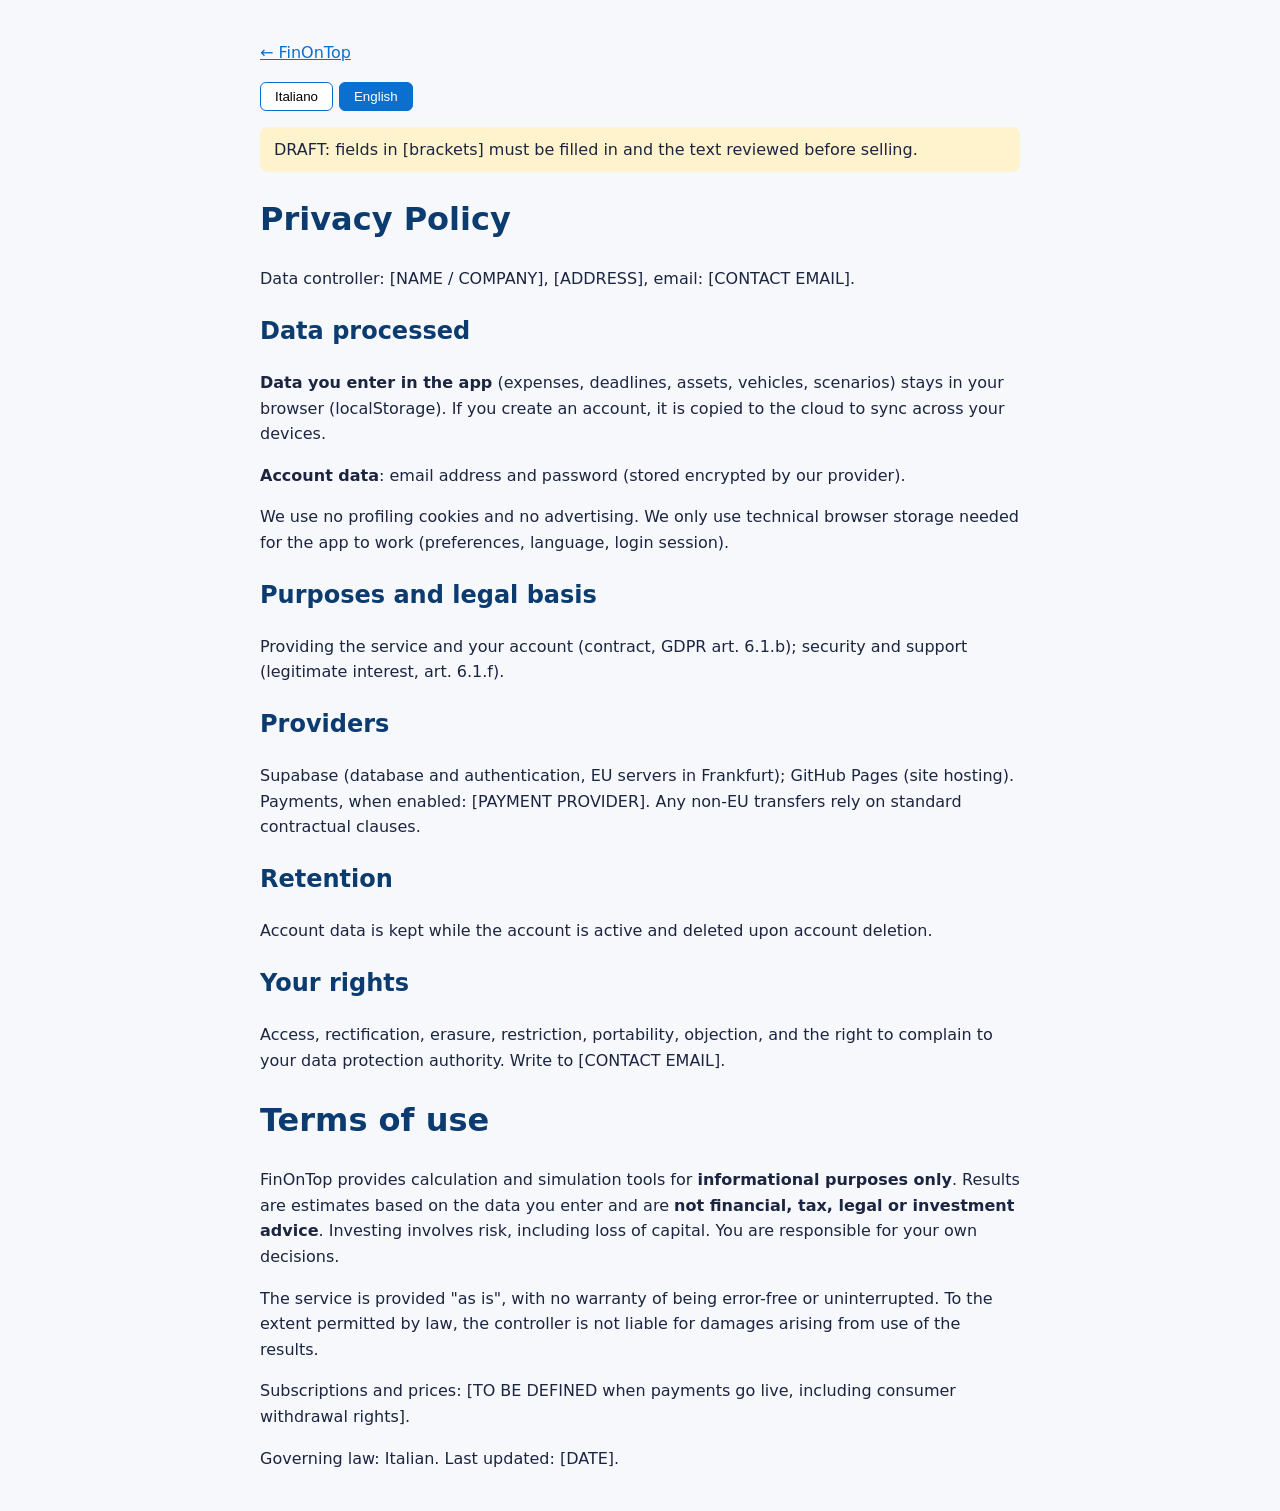
<file: legal.html>
<!DOCTYPE html>
<html lang="it"><head><meta charset="utf-8"><meta name="viewport" content="width=device-width,initial-scale=1">
<title>FinOnTop · Privacy & Termini</title>
<style>body{font:16px/1.6 system-ui,sans-serif;max-width:760px;margin:0 auto;padding:24px;color:#1b2540;background:#f6f8fc}h1,h2{color:#0b3b6f}a{color:#0b6fd0}.b{margin:16px 0}button{padding:6px 14px;margin-right:6px;border:1px solid #0b6fd0;background:#fff;border-radius:6px;cursor:pointer}button.on{background:#0b6fd0;color:#fff}.w{background:#fff3cd;padding:10px 14px;border-radius:8px}</style></head><body>
<p><a href="index.html">← FinOnTop</a></p>
<div class="b"><button id="bi" class="on" onclick="L('it')">Italiano</button><button id="be" onclick="L('en')">English</button></div>
<div class="w" id="wn"></div>
<div id="c"></div>
<script>
const D={
it:{wn:'BOZZA provvisoria: i campi tra [parentesi] vanno compilati e il testo va sostituito/rivisto prima della vendita.',h:`
<h1>Privacy Policy</h1>
<p>Titolare del trattamento: [NOME E COGNOME / RAGIONE SOCIALE], [INDIRIZZO], email: [EMAIL DI CONTATTO].</p>
<h2>Dati trattati</h2>
<p><b>Dati inseriti nell'app</b> (spese, scadenze, patrimonio, veicoli, scenari): restano nel tuo browser (localStorage). Se crei un account, vengono copiati sul cloud per la sincronizzazione tra dispositivi.</p>
<p><b>Dati di account</b>: indirizzo email e password (conservata in forma cifrata dal fornitore).</p>
<p>Non usiamo cookie di profilazione né pubblicità. Usiamo solo archiviazione tecnica del browser necessaria al funzionamento (preferenze, lingua, sessione di accesso).</p>
<h2>Finalità e base giuridica</h2>
<p>Erogare il servizio e l'account (esecuzione del contratto, art. 6.1.b GDPR); sicurezza e assistenza (legittimo interesse, art. 6.1.f).</p>
<h2>Fornitori</h2>
<p>Supabase (database e autenticazione, server UE a Francoforte); GitHub Pages (hosting del sito). Per i pagamenti, quando attivati: [FORNITORE PAGAMENTI]. Possibili trasferimenti extra-UE coperti da clausole contrattuali standard.</p>
<h2>Conservazione</h2>
<p>I dati dell'account restano finché l'account è attivo; alla cancellazione vengono rimossi.</p>
<h2>I tuoi diritti</h2>
<p>Accesso, rettifica, cancellazione, limitazione, portabilità, opposizione, reclamo al Garante Privacy (garanteprivacy.it). Scrivi a [EMAIL DI CONTATTO].</p>
<h1>Termini d'uso</h1>
<p>FinOnTop offre strumenti di calcolo e simulazione a scopo <b>informativo</b>. I risultati sono stime basate sui dati inseriti e <b>non costituiscono consulenza finanziaria, fiscale, legale o di investimento</b>. Gli investimenti comportano rischi, anche di perdita del capitale. L'utente è responsabile delle proprie decisioni.</p>
<p>Il servizio è fornito "così com'è", senza garanzie di assenza di errori o interruzioni. Nei limiti di legge, il titolare non risponde di danni derivanti dall'uso dei risultati.</p>
<p>Abbonamenti e prezzi: [DA DEFINIRE alla attivazione dei pagamenti, incluso diritto di recesso del consumatore].</p>
<p>Legge applicabile: italiana. Ultimo aggiornamento: [DATA].</p>`},
en:{wn:'DRAFT: fields in [brackets] must be filled in and the text reviewed before selling.',h:`
<h1>Privacy Policy</h1>
<p>Data controller: [NAME / COMPANY], [ADDRESS], email: [CONTACT EMAIL].</p>
<h2>Data processed</h2>
<p><b>Data you enter in the app</b> (expenses, deadlines, assets, vehicles, scenarios) stays in your browser (localStorage). If you create an account, it is copied to the cloud to sync across your devices.</p>
<p><b>Account data</b>: email address and password (stored encrypted by our provider).</p>
<p>We use no profiling cookies and no advertising. We only use technical browser storage needed for the app to work (preferences, language, login session).</p>
<h2>Purposes and legal basis</h2>
<p>Providing the service and your account (contract, GDPR art. 6.1.b); security and support (legitimate interest, art. 6.1.f).</p>
<h2>Providers</h2>
<p>Supabase (database and authentication, EU servers in Frankfurt); GitHub Pages (site hosting). Payments, when enabled: [PAYMENT PROVIDER]. Any non-EU transfers rely on standard contractual clauses.</p>
<h2>Retention</h2>
<p>Account data is kept while the account is active and deleted upon account deletion.</p>
<h2>Your rights</h2>
<p>Access, rectification, erasure, restriction, portability, objection, and the right to complain to your data protection authority. Write to [CONTACT EMAIL].</p>
<h1>Terms of use</h1>
<p>FinOnTop provides calculation and simulation tools for <b>informational purposes only</b>. Results are estimates based on the data you enter and are <b>not financial, tax, legal or investment advice</b>. Investing involves risk, including loss of capital. You are responsible for your own decisions.</p>
<p>The service is provided "as is", with no warranty of being error-free or uninterrupted. To the extent permitted by law, the controller is not liable for damages arising from use of the results.</p>
<p>Subscriptions and prices: [TO BE DEFINED when payments go live, including consumer withdrawal rights].</p>
<p>Governing law: Italian. Last updated: [DATE].</p>`}};
function L(l){document.documentElement.lang=l;c.innerHTML=D[l].h;wn.textContent=D[l].wn;bi.className=l=='it'?'on':'';be.className=l=='en'?'on':''}
L((navigator.language||'it').startsWith('it')?'it':'en');
</script></body></html>
</file>
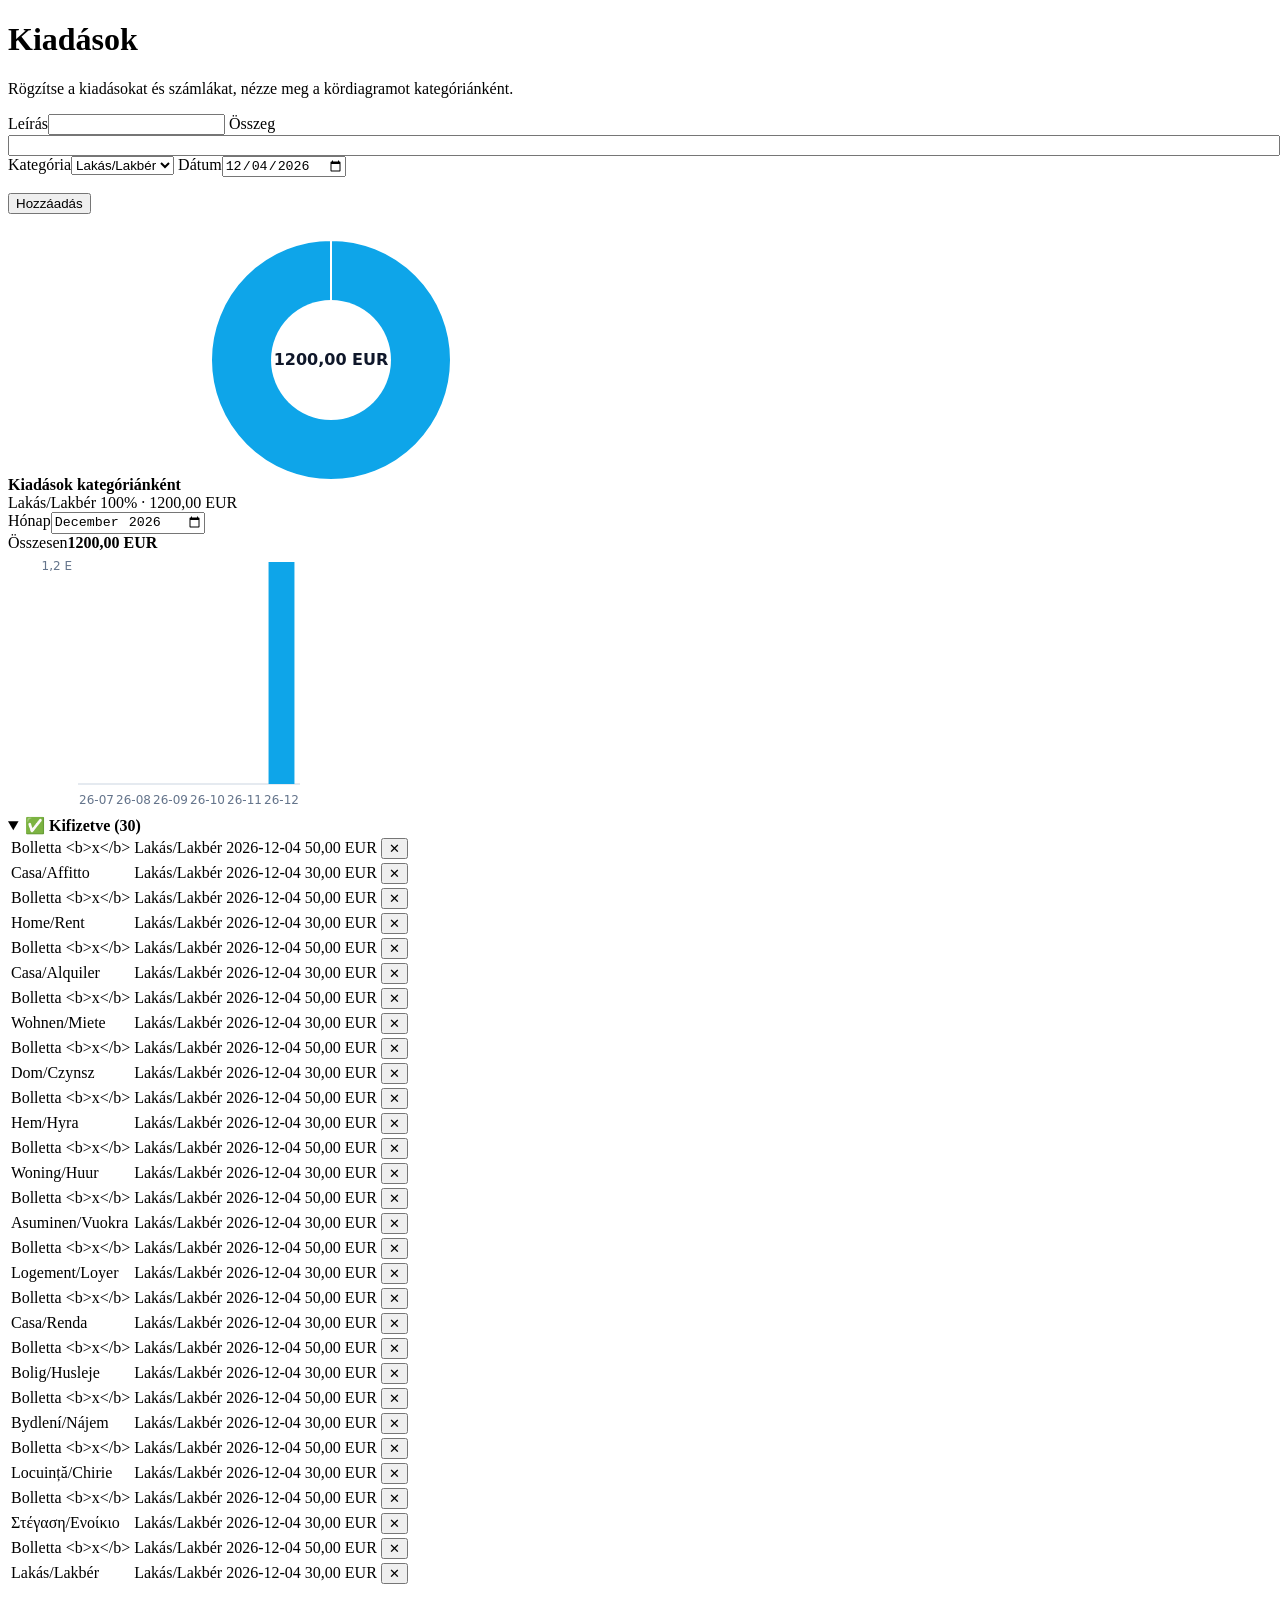
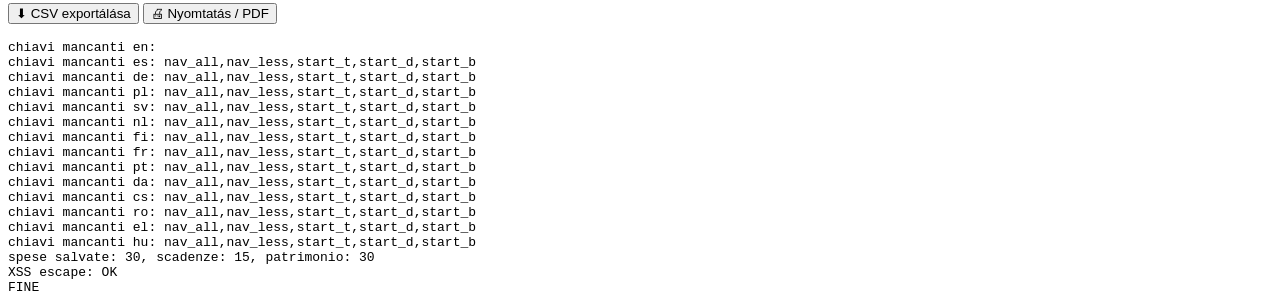
<file: smoke.html>
<!doctype html>
<html lang="it"><head><meta charset="utf-8"><title>smoke</title></head><body>
<div id="main"></div><pre id="out">...</pre>
<script src="assets/config.js"></script><script src="assets/i18n.js"></script><script src="assets/i18n_es_de.js"></script><script src="assets/i18n_more.js"></script><script src="assets/i18n_more2.js"></script><script src="assets/i18n_pac.js"></script><script src="assets/i18n_port.js"></script><script src="assets/i18n_rep.js"></script><script src="assets/i18n_opt.js"></script><script src="assets/i18n_veh.js"></script><script src="assets/i18n_pay.js?v=20261023a"></script><script src="assets/i18n_biz.js?v=20261023b"></script><script src="assets/i18n_fleet.js?v=20261023c"></script><script src="assets/i18n_ntf.js?v=20261023j"></script><script src="assets/i18n_help.js?v=20261023f"></script><script src="assets/plans.js"></script><script src="assets/core.js"></script><script src="assets/ui.js"></script><script src="assets/modules.js"></script><script src="assets/business.js?v=20261023k"></script><script src="assets/futures.js?v=20261023g"></script><script src="assets/notes.js?v=20261025a"></script>
<script>
const log = []; window.onerror = (m, s, l) => log.push('ERRORE ' + m + ' @' + l);
function checkAlerts() {}
const main = document.getElementById('main'), s = State.get();
function click(id) { document.getElementById(id).click(); }
function set(id, v) { const e = document.getElementById(id); e.value = v; e.dispatchEvent(new Event('input')); }
for (const lang of ['it', 'en', 'es', 'de', 'pl', 'sv', 'nl', 'fi', 'fr', 'pt', 'da', 'cs', 'ro', 'el', 'hu']) {
  s.lang = lang;
  for (const id of Object.keys(Modules)) {
    try {
      Modules[id].render(main);
      if (id === 'spese') { set('xa', '50'); set('xd', 'Bolletta <b>x</b>'); click('xadd'); set('xa', '30'); click('xadd'); }
      if (id === 'scadenze') { set('sd', 'IMU'); document.getElementById('st').value = Core.iso(new Date()); click('sadd'); }
      if (id === 'patrimonio') { set('an', 'Casa'); set('av', '200000'); click('aadd'); set('an', 'Mutuo'); set('av', '50000'); document.getElementById('ak').value = 'debt'; click('aadd'); }
      if (id === 'prestiti') { document.getElementById('lt').value = 'l_auto'; document.getElementById('lt').dispatchEvent(new Event('change')); }
      if (id === 'risparmio' || id === 'invest') {
        const tabsList = [...main.querySelectorAll('[data-tab]')].map(b => b.dataset.tab);
        for (const tb of tabsList) { Modules[id].render(main, tb); if (tb === 'option') click('op'); }
      }
      const txt = main.textContent;
      if (/undefined|NaN|Infinity/.test(txt)) log.push('VALORE ANOMALO in ' + id + '/' + lang);
      if (!main.querySelector('h1')) log.push('manca h1 ' + id);
      // chiavi tradotte mancanti
      const miss = [...main.innerHTML.matchAll(/>(c_[a-z]+|d_[a-z]+)</g)]; if (miss.length) log.push('chiave non tradotta ' + id);
    } catch (e) { log.push('ECCEZIONE ' + id + '/' + lang + ': ' + e.message); }
  }
}
for (const l of ['en','es','de','pl','sv','nl','fi','fr','pt','da','cs','ro','el','hu']) { const miss = Object.keys(I18N.it).filter(k => !(k in I18N[l])); log.push('chiavi mancanti ' + l + ': ' + miss.join(',')); }
log.push('spese salvate: ' + s.expenses.length + ', scadenze: ' + s.deadlines.length + ', patrimonio: ' + s.assets.length);
Modules.spese.render(main);
log.push('XSS escape: ' + (s.expenses[0].desc.includes('<b>') && !main.innerHTML.includes('<b>x</b>') && main.innerHTML.includes('&lt;b&gt;') ? 'OK' : 'FAIL'));
localStorage.clear();
document.getElementById('out').textContent = log.join('\n') + '\nFINE';
</script></body></html>
</file>
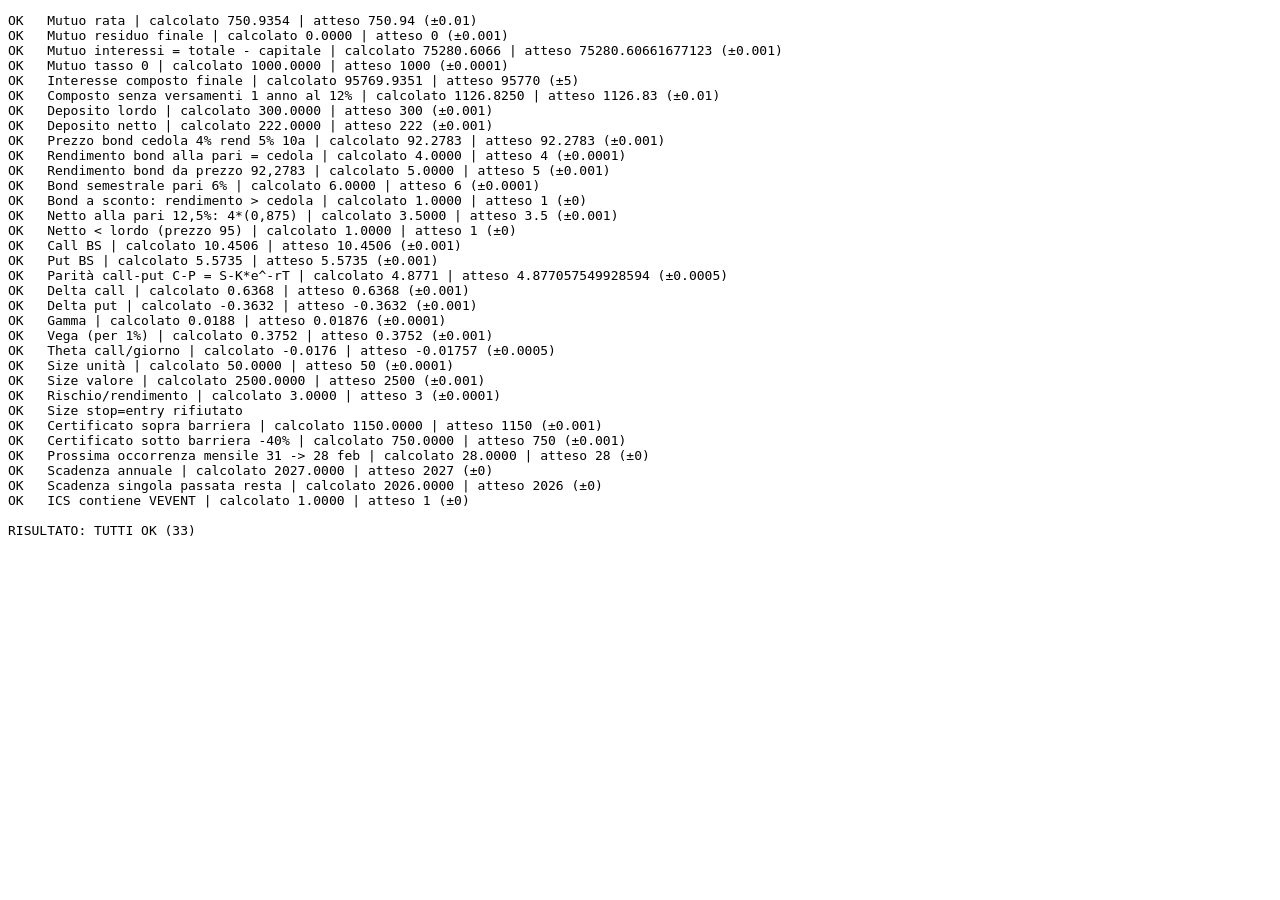
<file: tests.html>
<!doctype html>
<html lang="it"><head><meta charset="utf-8"><title>Test motore di calcolo</title></head>
<body><pre id="out">...</pre>
<script src="assets/core.js"></script>
<script>
const R = []; let fail = 0;
function near(name, got, exp, tol) {
  const ok = Math.abs(got - exp) <= tol; if (!ok) fail++;
  R.push((ok ? 'OK   ' : 'FAIL ') + name + ' | calcolato ' + got.toFixed(4) + ' | atteso ' + exp + ' (±' + tol + ')');
}
// Mutuo 150.000 al 3,5% in 25 anni: rata standard 750,94
const a = Core.amortization(150000, 3.5, 25);
near('Mutuo rata', a.pay, 750.94, 0.01);
near('Mutuo residuo finale', a.rows[a.rows.length - 1].bal, 0, 0.001);
near('Mutuo interessi = totale - capitale', a.interest, a.pay * 300 - 150000, 0.001);
near('Mutuo tasso 0', Core.amortization(120000, 0, 10).pay, 1000, 0.0001);
// Interesse composto: 5000 + 200/mese al 5% mensile per 20 anni
near('Interesse composto finale', Core.compound(5000, 200, 5, 20).final, 95770, 5);
near('Composto senza versamenti 1 anno al 12%', Core.compound(1000, 0, 12, 1).final, 1126.83, 0.01);
// Deposito: 10.000 al 3% per 12 mesi, tassa 26% -> lordo 300, netto 222
const d = Core.deposit(10000, 3, 12, 26);
near('Deposito lordo', d.gross, 300, 0.001); near('Deposito netto', d.net, 222, 0.001);
// Obbligazioni / BTP
near('Prezzo bond cedola 4% rend 5% 10a', Core.bondPrice(5, 4, 10), 92.2783, 0.001);
near('Rendimento bond alla pari = cedola', Core.bondYield(100, 4, 10), 4, 0.0001);
near('Rendimento bond da prezzo 92,2783', Core.bondYield(92.2783, 4, 10), 5, 0.001);
near('Bond semestrale pari 6%', Core.bondYield(100, 6, 5, 2), 6, 0.0001);
near('Bond a sconto: rendimento > cedola', Core.bondYield(95, 3, 5) > 3 ? 1 : 0, 1, 0);
near('Netto alla pari 12,5%: 4*(0,875)', Core.bondNet(100, 4, 10, 1, 12.5), 3.5, 0.001);
near('Netto < lordo (prezzo 95)', Core.bondNet(95, 3, 5, 1, 12.5) < Core.bondYield(95, 3, 5) ? 1 : 0, 1, 0);
// Opzioni Black-Scholes: S=100 K=100 r=5% vol=20% T=1
const c = Core.blackScholes(100, 100, 5, 20, 1, 'call'), p = Core.blackScholes(100, 100, 5, 20, 1, 'put');
near('Call BS', c.price, 10.4506, 0.001); near('Put BS', p.price, 5.5735, 0.001);
near('Parità call-put C-P = S-K*e^-rT', c.price - p.price, 100 - 100 * Math.exp(-0.05), 0.0005);
near('Delta call', c.delta, 0.6368, 0.001); near('Delta put', p.delta, -0.3632, 0.001);
near('Gamma', c.gamma, 0.01876, 0.0001); near('Vega (per 1%)', c.vega, 0.3752, 0.001);
near('Theta call/giorno', c.theta, -0.01757, 0.0005);
// Size di posizione: 10.000 €, rischio 1%, entrata 50, stop 48 -> 50 unità, valore 2500
const s = Core.positionSize(10000, 1, 50, 48, 56);
near('Size unità', s.units, 50, 0.0001); near('Size valore', s.value, 2500, 0.001); near('Rischio/rendimento', s.rr, 3, 0.0001);
R.push(Core.positionSize(10000, 1, 50, 50) === null ? 'OK   Size stop=entry rifiutato' : (fail++, 'FAIL Size stop=entry'));
// Certificato: 1000, cedola 5%, 3 anni, barriera 70%
near('Certificato sopra barriera', Core.certificate(1000, 5, 3, 70, -20).total, 1150, 0.001);
near('Certificato sotto barriera -40%', Core.certificate(1000, 5, 3, 70, -40).total, 750, 0.001);
// Scadenze
near('Prossima occorrenza mensile 31 -> 28 feb', Core.nextOccurrence('2026-01-31', 'month', '2026-02-10').getDate(), 28, 0);
near('Scadenza annuale', Core.nextOccurrence('2024-03-15', 'year', '2026-10-21').getFullYear(), 2027, 0);
near('Scadenza singola passata resta', Core.nextOccurrence('2026-01-01', 'none', '2026-10-21').getFullYear(), 2026, 0);
near('ICS contiene VEVENT', Core.ics([{ id: 'a', title: 'IMU', amt: '100', date: '2026-12-16', rep: 'year', alert: 7 }], 'App').includes('RRULE:FREQ=YEARLY') ? 1 : 0, 1, 0);
document.getElementById('out').textContent = R.join('\n') + '\n\nRISULTATO: ' + (fail ? fail + ' FALLITI' : 'TUTTI OK (' + R.length + ')');
</script></body></html>
</file>
<file: assets/app.css>
:root{--inp:#fff;--res:#f0f9ff;--tab:#e2e8f0;--bg:#f4f7fb;--card:#fff;--ink:#0f172a;--mut:#64748b;--brand:#0ea5e9;--brand2:#0369a1;--navy:#0b1f3a;--line:#e2e8f0;--ok:#16a34a;--bad:#dc2626;--warn:#f59e0b}
*{box-sizing:border-box}
body{margin:0;font:17px/1.5 system-ui,"Segoe UI",sans-serif;background:var(--bg);color:var(--ink)}
header{background:linear-gradient(90deg,var(--navy),var(--brand2));color:#fff;padding:12px 20px;display:flex;gap:12px;align-items:center;flex-wrap:wrap;position:sticky;top:0;z-index:5}
header .logo{font-weight:800;font-size:22px;color:#fff;text-decoration:none;margin-right:auto}
header select{font-size:15px;padding:6px 8px;border-radius:8px;border:0}
.layout{display:flex;max-width:1200px;margin:0 auto}
nav{width:220px;padding:16px 8px;flex-shrink:0}
nav a{display:block;padding:10px 14px;border-radius:12px;color:var(--ink);text-decoration:none;font-weight:600;margin-bottom:2px}
nav a:hover{background:#e0f2fe}nav a.on{background:var(--brand);color:#fff}
nav small{display:block;color:var(--mut);margin:14px 14px 4px;font-size:12px;text-transform:uppercase;letter-spacing:.05em}
main{flex:1;padding:20px 16px;min-width:0}
h1{margin:0 0 4px;font-size:28px}.sub{color:var(--mut);margin:0 0 18px}
.card{background:var(--card);border:1px solid var(--line);border-radius:16px;padding:18px;margin-bottom:16px;box-shadow:0 2px 8px #0f172a0d}
.cols{display:grid;gap:16px;grid-template-columns:repeat(auto-fit,minmax(300px,1fr))}
.tiles{display:grid;gap:14px;grid-template-columns:repeat(auto-fill,minmax(230px,1fr))}
a.tile{display:block;background:var(--card);border:1px solid var(--line);border-radius:16px;padding:18px;color:inherit;text-decoration:none;box-shadow:0 2px 8px #0f172a0d}
a.tile:hover{border-color:var(--brand);transform:translateY(-2px)}
.tile .ic{font-size:30px}.tile h3{margin:6px 0 2px}.tile p{margin:0;color:var(--mut);font-size:15px}
.tag{font-size:12px;background:#fef3c7;color:#92400e;border-radius:8px;padding:1px 8px;margin-left:6px;vertical-align:middle}
label{display:block;font-weight:600;margin:14px 0 4px}
.row{display:flex;gap:12px;align-items:center}
input,select{font:inherit}
input[type=number],input[type=text],input[type=date],input[type=month],select.f{padding:8px 10px;border:1px solid var(--line);border-radius:10px;width:100%;background:var(--inp);color:var(--ink)}
.row input[type=number]{width:150px;flex-shrink:0;font-size:19px}
input[type=range]{flex:1;height:34px;accent-color:var(--brand)}
.res{display:grid;gap:12px;grid-template-columns:repeat(auto-fit,minmax(170px,1fr));margin:16px 0}
.res div{background:var(--res);border-radius:12px;padding:12px 14px;color:var(--mut);font-size:14px}
.res b{display:block;font-size:24px;color:var(--brand2)}.res b.bad{color:var(--bad)}.res b.ok{color:var(--ok)}
.answer{background:linear-gradient(135deg,#e0f2fe,#f0fdf4);border-radius:14px;padding:14px 16px;font-size:18px;margin:14px 0}
button,.btn{font:inherit;font-weight:600;padding:10px 18px;border:0;border-radius:12px;background:var(--brand);color:#fff;cursor:pointer}
button.alt{background:var(--tab);color:var(--ink)}button.del{background:none;color:var(--bad);padding:2px 8px}
.tabs{display:flex;gap:6px;flex-wrap:wrap;margin-bottom:14px}.tabs button{background:var(--tab);color:var(--ink)}.tabs button.on{background:var(--brand);color:#fff}
canvas{width:100%;display:block}
table{width:100%;border-collapse:collapse;font-size:15px}th,td{padding:7px 6px;border-bottom:1px solid var(--line);text-align:right}th:first-child,td:first-child{text-align:left}
.legend{display:flex;flex-wrap:wrap;gap:6px 14px;font-size:14px;margin-top:8px}.legend i{display:inline-block;width:12px;height:12px;border-radius:3px;margin-right:5px}
.disc{font-size:13px;color:var(--mut);margin-top:20px}
.due{color:var(--bad);font-weight:700}.soon{color:var(--warn);font-weight:700}
@media(max-width:800px){.layout{display:block}nav{width:auto;display:flex;overflow-x:auto;padding:8px}nav a{white-space:nowrap}nav small{display:none}}
@media print{header,nav,button,.noprint{display:none!important}body{background:var(--inp);color:var(--ink)}.card{box-shadow:none;break-inside:avoid}}

[data-theme=dark]{--bg:#0a1220;--card:#111c2e;--ink:#e6edf7;--mut:#8fa3bf;--line:#1f2f48;--inp:#0d1828;--res:#0d1828;--tab:#1b2a42;--brand:#22d3ee;--brand2:#38bdf8;--navy:#050b16;--ok:#22c55e;--bad:#ef4444}
[data-theme=dark] nav a:hover{background:#1b2a42}[data-theme=dark] .answer{background:linear-gradient(135deg,#0d2a3f,#0d2a22)}[data-theme=dark] .tag{background:#3b2f0b;color:#fbbf24}[data-theme=dark] button{color:#04121f}[data-theme=dark] .tabs button:not(.on),[data-theme=dark] button.alt{color:var(--ink)}


/* restyle v2 */
:root{--grad:linear-gradient(135deg,#06b6d4,#10b981);--brand:#0891b2;--brand2:#0e7490}
body{background:radial-gradient(900px 500px at 85% -10%,#06b6d41f,transparent 60%),radial-gradient(700px 400px at -5% 10%,#10b9811a,transparent 60%),var(--bg);background-attachment:fixed}
header{background:linear-gradient(90deg,#050b16,#0b2a3f);border-bottom:2px solid transparent;border-image:var(--grad) 1;box-shadow:0 4px 20px #0006}
header .logo{display:flex;align-items:center;gap:10px;letter-spacing:-.02em}
header .logo .lg{width:34px;height:34px;filter:drop-shadow(0 2px 6px #06b6d466)}
header .logo em{font-style:normal;color:#22d3ee}
header select{background:#ffffff14;color:#fff;border:1px solid #ffffff29}header select option{color:#0f172a}
header button.alt{background:#ffffff14;color:#fff;border:1px solid #ffffff29}
nav a{transition:.15s}nav a.on{background:var(--grad);color:#04121f;box-shadow:0 4px 14px #06b6d44d}
button,.btn{background:var(--grad);color:#04121f;box-shadow:0 2px 8px #06b6d433;transition:.15s}
button:hover{filter:brightness(1.07);transform:translateY(-1px)}
button.alt,.tabs button{background:var(--tab);color:var(--ink);box-shadow:none}
.tabs button.on{background:var(--grad);color:#04121f}
.card,a.tile{transition:.2s}.card:hover,a.tile:hover{box-shadow:0 8px 24px #06b6d41f}
a.tile{border-top:3px solid #06b6d4}a.tile:nth-child(3n+2){border-top-color:#10b981}a.tile:nth-child(3n){border-top-color:#f59e0b}
.tile .ic{display:inline-flex;width:52px;height:52px;align-items:center;justify-content:center;border-radius:14px;background:#06b6d41a}
h1{background:var(--grad);-webkit-background-clip:text;background-clip:text;color:transparent;display:inline-block;letter-spacing:-.02em}
.res b{background:var(--grad);-webkit-background-clip:text;background-clip:text;color:transparent}.res b.bad{background:none;color:var(--bad)}.res b.ok{background:none;color:var(--ok)}
.res div{border-left:3px solid #06b6d4}
input[type=range]{accent-color:#10b981}
[data-theme=dark]{--bg:#070d1a;--card:#0f1b2e}
[data-theme=dark] header{background:linear-gradient(90deg,#03070f,#0a2236)}
/* tema chiaro v3: ciano, bordi netti */
:root:not([data-theme=dark]){--bg:#e3f6fb;--card:#fff;--line:#0e7490;--res:#d9f3fa;--inp:#fff;--tab:#cdeef7;--brand:#0891b2;--brand2:#0e7490}
:root:not([data-theme=dark]) body{background:#e3f6fb}
:root:not([data-theme=dark]) header{background:linear-gradient(90deg,#ffffff,#cdeff8);color:#0b2a3f;border-bottom:3px solid #0891b2;box-shadow:none;border-image:none}
:root:not([data-theme=dark]) header .logo,:root:not([data-theme=dark]) header .logo span{color:#0b2a3f}
:root:not([data-theme=dark]) header .logo em{color:#0891b2}
:root:not([data-theme=dark]) header select,:root:not([data-theme=dark]) header button.alt{background:#fff;color:#0b2a3f;border:1.5px solid #0891b2}
:root:not([data-theme=dark]) nav{background:#fff;border:2px solid #0891b2;border-radius:16px;margin:16px 0 16px 12px;padding:10px 8px;align-self:flex-start;box-shadow:4px 4px 0 #0891b233}
:root:not([data-theme=dark]) nav a:hover{background:#d9f3fa}
:root:not([data-theme=dark]) nav small{color:#0e7490;font-weight:700}
:root:not([data-theme=dark]) .card,:root:not([data-theme=dark]) a.tile{background:linear-gradient(180deg,#fff 0%,#e6f8fd 100%);border:2px solid #0891b2;border-radius:14px;box-shadow:4px 4px 0 #0891b233}
:root:not([data-theme=dark]) a.tile{border-top-width:6px}
:root:not([data-theme=dark]) .card:hover,:root:not([data-theme=dark]) a.tile:hover{box-shadow:6px 6px 0 #0891b24d}
:root:not([data-theme=dark]) .res div{background:#d9f3fa;border:1.5px solid #0891b2;border-left-width:5px;border-radius:10px}
:root:not([data-theme=dark]) .answer{background:#e6fbf3;border:2px solid #10b981;border-radius:12px}
:root:not([data-theme=dark]) input[type=number],:root:not([data-theme=dark]) input[type=text],:root:not([data-theme=dark]) input[type=date],:root:not([data-theme=dark]) input[type=month],:root:not([data-theme=dark]) select.f{border:1.5px solid #0891b2;background:#fff}
:root:not([data-theme=dark]) table th,:root:not([data-theme=dark]) table td{border-bottom:1px solid #9bd7e6}
:root:not([data-theme=dark]) h1{background:none;color:#0b4a63}
@media(max-width:800px){:root:not([data-theme=dark]) nav{margin:8px;box-shadow:none}}
/* layout: parametri a sinistra, grafici in diretta a destra */
.grid2{display:grid;grid-template-columns:minmax(290px,400px) minmax(0,1fr);gap:26px;align-items:start}
.grid2 .out{position:sticky;top:84px;min-width:0}
.grid2 .out .res{margin-top:0}
.after{margin-top:12px}
@media(max-width:900px){.grid2{display:block}.grid2 .out{position:sticky;top:64px;z-index:4;background:var(--card);border-bottom:2px solid var(--brand);margin:-8px -4px 12px;padding:8px 4px 6px}.grid2 .out .res{display:none}.grid2 .out .answer{font-size:15px;margin:6px 0}}
.tick{flex:1 1 200px;max-width:420px;overflow:hidden;white-space:nowrap;font-weight:600;font-size:14px;color:#67e8f9;mask-image:linear-gradient(90deg,transparent,#000 8%,#000 92%,transparent);-webkit-mask-image:linear-gradient(90deg,transparent,#000 8%,#000 92%,transparent)}
.tick span{display:inline-block;padding-left:100%;animation:tickmove 16s linear infinite}
.tick:hover span{animation-play-state:paused}
:root:not([data-theme=dark]) .tick{color:#0e7490}
@keyframes tickmove{to{transform:translateX(-100%)}}
@media (prefers-reduced-motion:reduce){.tick span{animation:none;padding-left:0}.tick{white-space:normal}}
@media (max-width:700px){.tick{order:5;flex-basis:100%;max-width:none}}

header .logo{margin-right:0}.tick{margin-right:auto}

.print-only{display:none}@media print{.print-only{display:block}}

.sc{display:flex;justify-content:space-between;align-items:center;gap:6px;font-weight:500!important;font-size:14px}.scx{padding:0 6px!important;min-width:0!important;line-height:1.4;font-size:12px;box-shadow:none!important}.scemp{display:block;padding:4px 14px;color:var(--mut);font-size:13px}@media(max-width:800px){.scemp{display:none}}
.xbox{background:var(--res);border:1px dashed var(--brand);border-radius:12px;padding:10px 12px;margin:12px 0}

#accd{border:1px solid var(--line);border-radius:14px;padding:20px;max-width:380px;width:90%;background:var(--card);color:var(--ink)}#accd::backdrop{background:rgba(0,0,0,.55)}#accd input{width:100%;margin:4px 0 10px}#accd .row{display:flex;gap:8px;flex-wrap:wrap}#hu{max-width:150px;overflow:hidden;text-overflow:ellipsis;white-space:nowrap}

.hid .res b,.hid td:not(.noprint),.hid .legend,.hid canvas,.hid input[type=number],.hid .big{filter:blur(8px);user-select:none}
</file>
